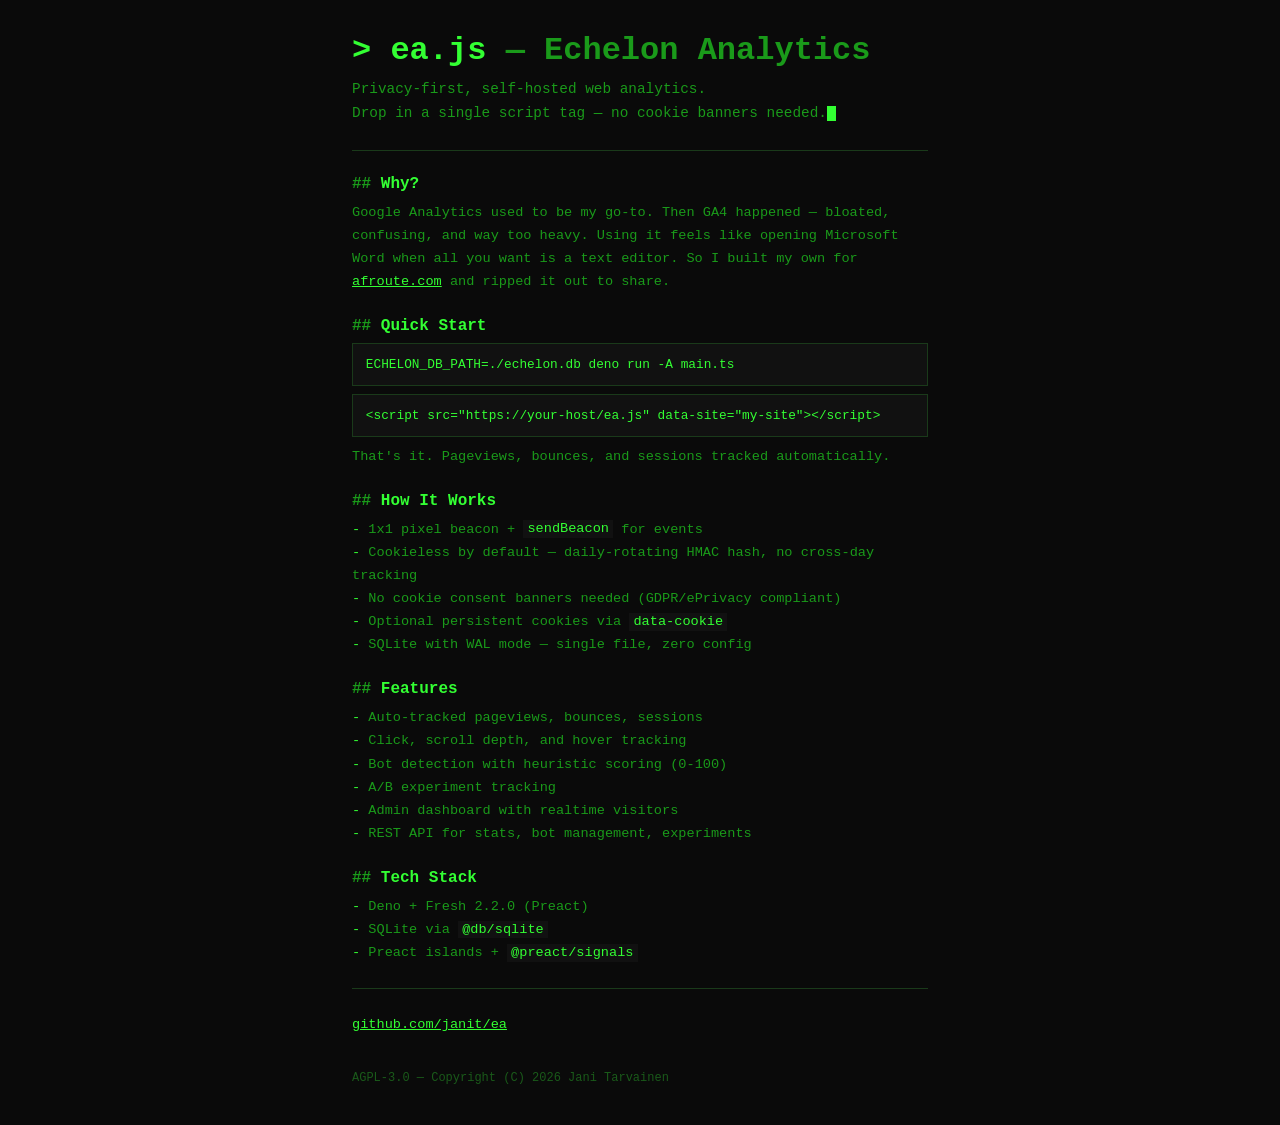
<file: index.html>
<!DOCTYPE html>
<html lang="en">
<head>
<meta charset="utf-8">
<meta name="viewport" content="width=device-width, initial-scale=1">
<title>ea.js — Echelon Analytics</title>
<style>
* { margin: 0; padding: 0; box-sizing: border-box; }
body {
  background: #0a0a0a;
  color: #33ff33;
  font-family: "Courier New", Courier, monospace;
  min-height: 100vh;
  display: flex;
  align-items: center;
  justify-content: center;
}
main {
  max-width: 640px;
  padding: 2rem;
}
h1 {
  font-size: 2rem;
  margin-bottom: 0.5rem;
}
h1 span { color: #1a9a1a; }
.tagline {
  color: #1a9a1a;
  font-size: 0.9rem;
  margin-bottom: 1.5rem;
}
h2 {
  font-size: 1rem;
  margin-top: 1.5rem;
  margin-bottom: 0.5rem;
  color: #33ff33;
}
h2::before { content: "## "; color: #1a9a1a; }
p, li {
  color: #1a9a1a;
  font-size: 0.85rem;
  line-height: 1.7;
}
ul {
  list-style: none;
  padding: 0;
}
li::before {
  content: "- ";
  color: #33ff33;
}
code {
  color: #33ff33;
  background: #111;
  padding: 0.1em 0.3em;
}
pre {
  background: #111;
  border: 1px solid #1a3a1a;
  padding: 0.8rem;
  margin: 0.5rem 0;
  overflow-x: auto;
  font-size: 0.8rem;
  color: #33ff33;
}
a { color: #33ff33; }
a:hover { color: #66ff66; }
.cursor {
  display: inline-block;
  width: 0.6em;
  height: 1.1em;
  background: #33ff33;
  vertical-align: text-bottom;
  animation: blink 1s step-end infinite;
}
@keyframes blink {
  50% { opacity: 0; }
}
hr {
  border: none;
  border-top: 1px solid #1a3a1a;
  margin: 1.5rem 0;
}
.footer {
  margin-top: 2rem;
  font-size: 0.75rem;
  color: #1a5a1a;
}
</style>
</head>
<body>
<main>
<h1>&gt; ea.js <span>— Echelon Analytics</span></h1>
<p class="tagline">Privacy-first, self-hosted web analytics.<br>
Drop in a single script tag — no cookie banners needed.<span class="cursor"></span></p>

<hr>

<h2>Why?</h2>
<p>Google Analytics used to be my go-to. Then GA4 happened — bloated, confusing, and way too heavy.
Using it feels like opening Microsoft Word when all you want is a text editor.
So I built my own for <a href="https://afroute.com">afroute.com</a> and ripped it out to share.</p>

<h2>Quick Start</h2>
<pre>ECHELON_DB_PATH=./echelon.db deno run -A main.ts</pre>
<pre>&lt;script src="https://your-host/ea.js" data-site="my-site"&gt;&lt;/script&gt;</pre>
<p>That's it. Pageviews, bounces, and sessions tracked automatically.</p>

<h2>How It Works</h2>
<ul>
<li>1x1 pixel beacon + <code>sendBeacon</code> for events</li>
<li>Cookieless by default — daily-rotating HMAC hash, no cross-day tracking</li>
<li>No cookie consent banners needed (GDPR/ePrivacy compliant)</li>
<li>Optional persistent cookies via <code>data-cookie</code></li>
<li>SQLite with WAL mode — single file, zero config</li>
</ul>

<h2>Features</h2>
<ul>
<li>Auto-tracked pageviews, bounces, sessions</li>
<li>Click, scroll depth, and hover tracking</li>
<li>Bot detection with heuristic scoring (0-100)</li>
<li>A/B experiment tracking</li>
<li>Admin dashboard with realtime visitors</li>
<li>REST API for stats, bot management, experiments</li>
</ul>

<h2>Tech Stack</h2>
<ul>
<li>Deno + Fresh 2.2.0 (Preact)</li>
<li>SQLite via <code>@db/sqlite</code></li>
<li>Preact islands + <code>@preact/signals</code></li>
</ul>

<hr>

<p><a href="https://github.com/janit/ea">github.com/janit/ea</a></p>

<p class="footer">AGPL-3.0 — Copyright (C) 2026 Jani Tarvainen</p>
</main>
</body>
</html>
</file>
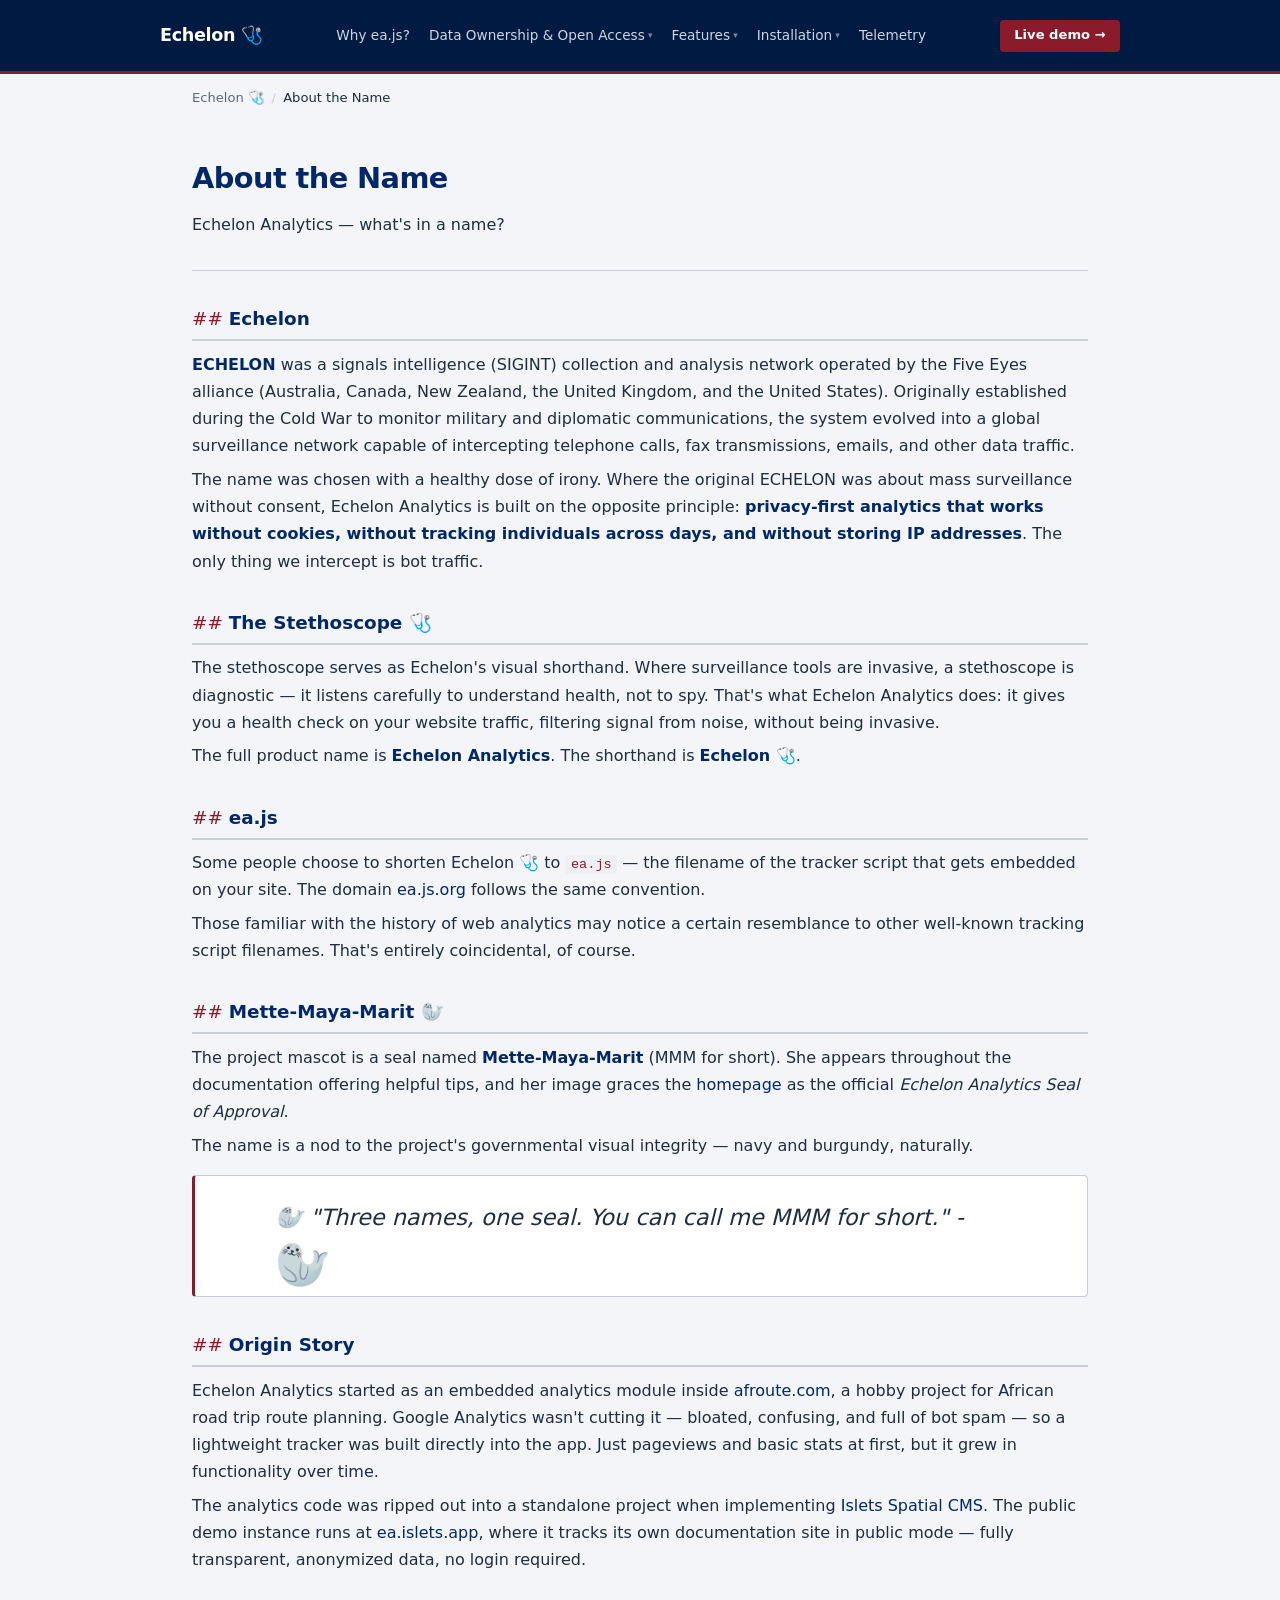
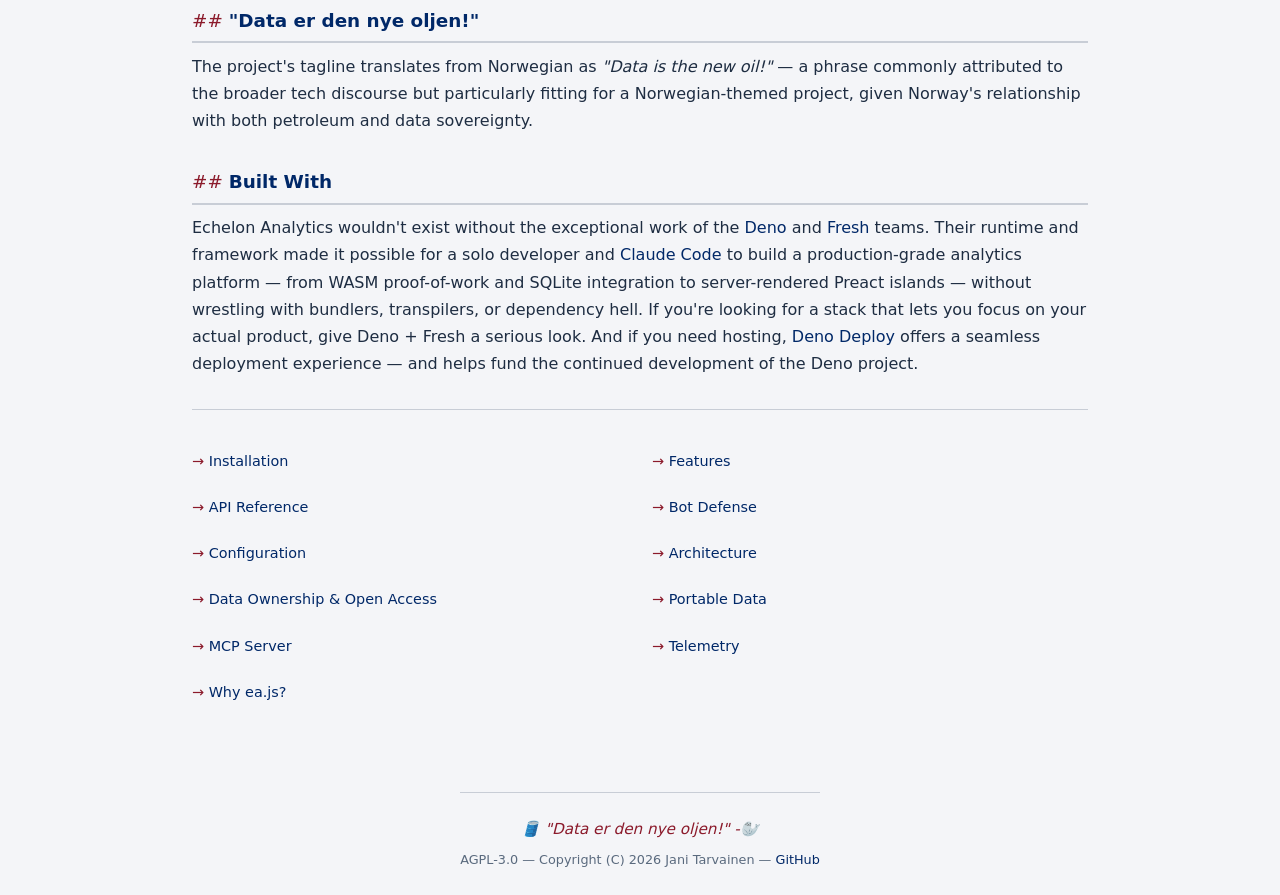
<file: docs/about.html>
<!DOCTYPE html>
<html lang="en">
<head>
<meta charset="utf-8">
<meta name="viewport" content="width=device-width, initial-scale=1">
<title>About the Name — Echelon Analytics</title>
<meta name="description" content="The story behind the Echelon Analytics name: signals intelligence heritage, the stethoscope, and why some people shorten it to ea.js.">
<link rel="canonical" href="https://ea.js.org/about.html">
<link rel="icon" href="favicon.ico">
<meta property="og:type" content="article">
<meta property="og:site_name" content="Echelon Analytics">
<meta property="og:title" content="About the Name — Echelon Analytics">
<meta property="og:description" content="The story behind the Echelon Analytics name: signals intelligence heritage, the stethoscope, and why some people shorten it to ea.js.">
<meta property="og:url" content="https://ea.js.org/about.html">
<meta name="twitter:card" content="summary">
<meta name="twitter:title" content="About the Name — Echelon Analytics">
<meta name="twitter:description" content="The story behind the Echelon Analytics name: signals intelligence heritage, the stethoscope, and why some people shorten it to ea.js.">
<link rel="stylesheet" href="css/style.css">
<script async src="https://ea.trippi.app/ea.js" data-site="ea.js.org" data-cookie></script>
</head>
<body>

<header class="site-header" style="visibility:hidden">
  <div class="site-header-inner">
    <a href="/" class="logo">Echelon <span>🩺</span></a>
    <button class="nav-toggle" aria-label="Menu" onclick="this.closest('.site-header').classList.toggle('nav-open')">🍔</button>
    <div class="nav-links">
      <a href="why-ea.html">Why ea.js?</a>
      <div class="nav-group">
        <a href="data-ownership.html" class="nav-group-label">Data Ownership &amp; Open Access <span class="caret">&#9662;</span></a>
        <div class="nav-dropdown">
          <a href="data-ownership.html">Data Ownership &amp; Open Access</a>
          <a href="portable-data.html">Portable Data</a>
          <a href="api.html">API</a>
          <a href="mcp.html">MCP</a>
        </div>
      </div>
      <div class="nav-group">
        <a href="features.html" class="nav-group-label">Features <span class="caret">&#9662;</span></a>
        <div class="nav-dropdown">
          <a href="features.html">Features</a>
          <a href="bot-defense.html">Bot Defense</a>
          <a href="architecture.html">Architecture</a>
        </div>
      </div>
      <div class="nav-group">
        <a href="installation.html" class="nav-group-label">Installation <span class="caret">&#9662;</span></a>
        <div class="nav-dropdown">
          <a href="installation.html">Installation</a>
          <a href="configuration.html">Configuration</a>
        </div>
      </div>
      <a href="telemetry.html">Telemetry</a>
    </div>
    <a href="https://ea.islets.app/admin?site_id=ea" class="nav-cta" target="_blank" rel="noopener">Live demo &rarr;</a>
  </div>
</header>

<nav><a href="/">Echelon 🩺</a> <span class="sep">/</span> About the Name</nav>
<main>
<h1>About the Name</h1>
<p class="tagline">Echelon Analytics — what's in a name?</p>

<hr>

<h2>Echelon</h2>
<p><strong>ECHELON</strong> was a signals intelligence (SIGINT) collection and analysis network operated by the Five Eyes alliance (Australia, Canada, New Zealand, the United Kingdom, and the United States). Originally established during the Cold War to monitor military and diplomatic communications, the system evolved into a global surveillance network capable of intercepting telephone calls, fax transmissions, emails, and other data traffic.</p>

<p>The name was chosen with a healthy dose of irony. Where the original ECHELON was about mass surveillance without consent, Echelon Analytics is built on the opposite principle: <strong>privacy-first analytics that works without cookies, without tracking individuals across days, and without storing IP addresses</strong>. The only thing we intercept is bot traffic.</p>

<h2>The Stethoscope 🩺</h2>
<p>The stethoscope serves as Echelon's visual shorthand. Where surveillance tools are invasive, a stethoscope is diagnostic — it listens carefully to understand health, not to spy. That's what Echelon Analytics does: it gives you a health check on your website traffic, filtering signal from noise, without being invasive.</p>

<p>The full product name is <strong>Echelon Analytics</strong>. The shorthand is <strong>Echelon 🩺</strong>.</p>

<h2>ea.js</h2>
<p>Some people choose to shorten Echelon 🩺 to <code>ea.js</code> — the filename of the tracker script that gets embedded on your site. The domain <a href="https://ea.js.org">ea.js.org</a> follows the same convention.</p>

<p>Those familiar with the history of web analytics may notice a certain resemblance to other well-known tracking script filenames. That's entirely coincidental, of course.</p>

<h2>Mette-Maya-Marit 🦭</h2>
<p>The project mascot is a seal named <strong>Mette-Maya-Marit</strong> (MMM for short). She appears throughout the documentation offering helpful tips, and her image graces the <a href="/">homepage</a> as the official <em>Echelon Analytics Seal of Approval</em>.</p>

<p>The name is a nod to the project's governmental visual integrity — navy and burgundy, naturally.</p>

<p class="seal-tip">🦭 "Three names, one seal. You can call me MMM for short." -<span class="seal">🦭</span></p>

<h2>Origin Story</h2>
<p>Echelon Analytics started as an embedded analytics module inside <a href="https://afroute.com">afroute.com</a>, a hobby project for African road trip route planning. Google Analytics wasn't cutting it — bloated, confusing, and full of bot spam — so a lightweight tracker was built directly into the app. Just pageviews and basic stats at first, but it grew in functionality over time.</p>
<p>The analytics code was ripped out into a standalone project when implementing <a href="https://islets.app">Islets Spatial CMS</a>. The public demo instance runs at <a href="https://ea.islets.app">ea.islets.app</a>, where it tracks its own documentation site in public mode — fully transparent, anonymized data, no login required.</p>

<h2>"Data er den nye oljen!"</h2>
<p>The project's tagline translates from Norwegian as <em>"Data is the new oil!"</em> — a phrase commonly attributed to the broader tech discourse but particularly fitting for a Norwegian-themed project, given Norway's relationship with both petroleum and data sovereignty.</p>

<h2>Built With</h2>
<p>Echelon Analytics wouldn't exist without the exceptional work of the <a href="https://deno.com/">Deno</a> and <a href="https://fresh.deno.dev/">Fresh</a> teams. Their runtime and framework made it possible for a solo developer and <a href="https://claude.com/claude-code">Claude Code</a> to build a production-grade analytics platform — from WASM proof-of-work and SQLite integration to server-rendered Preact islands — without wrestling with bundlers, transpilers, or dependency hell. If you're looking for a stack that lets you focus on your actual product, give Deno + Fresh a serious look. And if you need hosting, <a href="https://deno.com/deploy">Deno Deploy</a> offers a seamless deployment experience — and helps fund the continued development of the Deno project.</p>

<hr>
<div class="doc-nav">
  <a href="installation.html">Installation</a>
  <a href="features.html">Features</a>
  <a href="api.html">API Reference</a>
  <a href="bot-defense.html">Bot Defense</a>
  <a href="configuration.html">Configuration</a>
  <a href="architecture.html">Architecture</a>
  <a href="data-ownership.html">Data Ownership &amp; Open Access</a>
  <a href="portable-data.html">Portable Data</a>
  <a href="mcp.html">MCP Server</a>
  <a href="telemetry.html">Telemetry</a>
  <a href="why-ea.html">Why ea.js?</a>
</div>
</main>

<footer class="footer">
  <div class="quote">🛢️ "Data er den nye oljen!" -🦭</div>
  <div class="links">AGPL-3.0 — Copyright (C) 2026 Jani Tarvainen — <a href="https://github.com/janit/ea">GitHub</a></div>
</footer>

<script>(function(){var h=document.querySelector(".site-header");if(!h)return;var inner=h.querySelector(".site-header-inner");function check(){h.removeAttribute("data-collapsed");h.classList.remove("nav-open");if(inner.scrollWidth>inner.clientWidth+2)h.setAttribute("data-collapsed","");}window.addEventListener("resize",check);check();h.style.visibility="";})()</script>
</body>
</html>
</file>
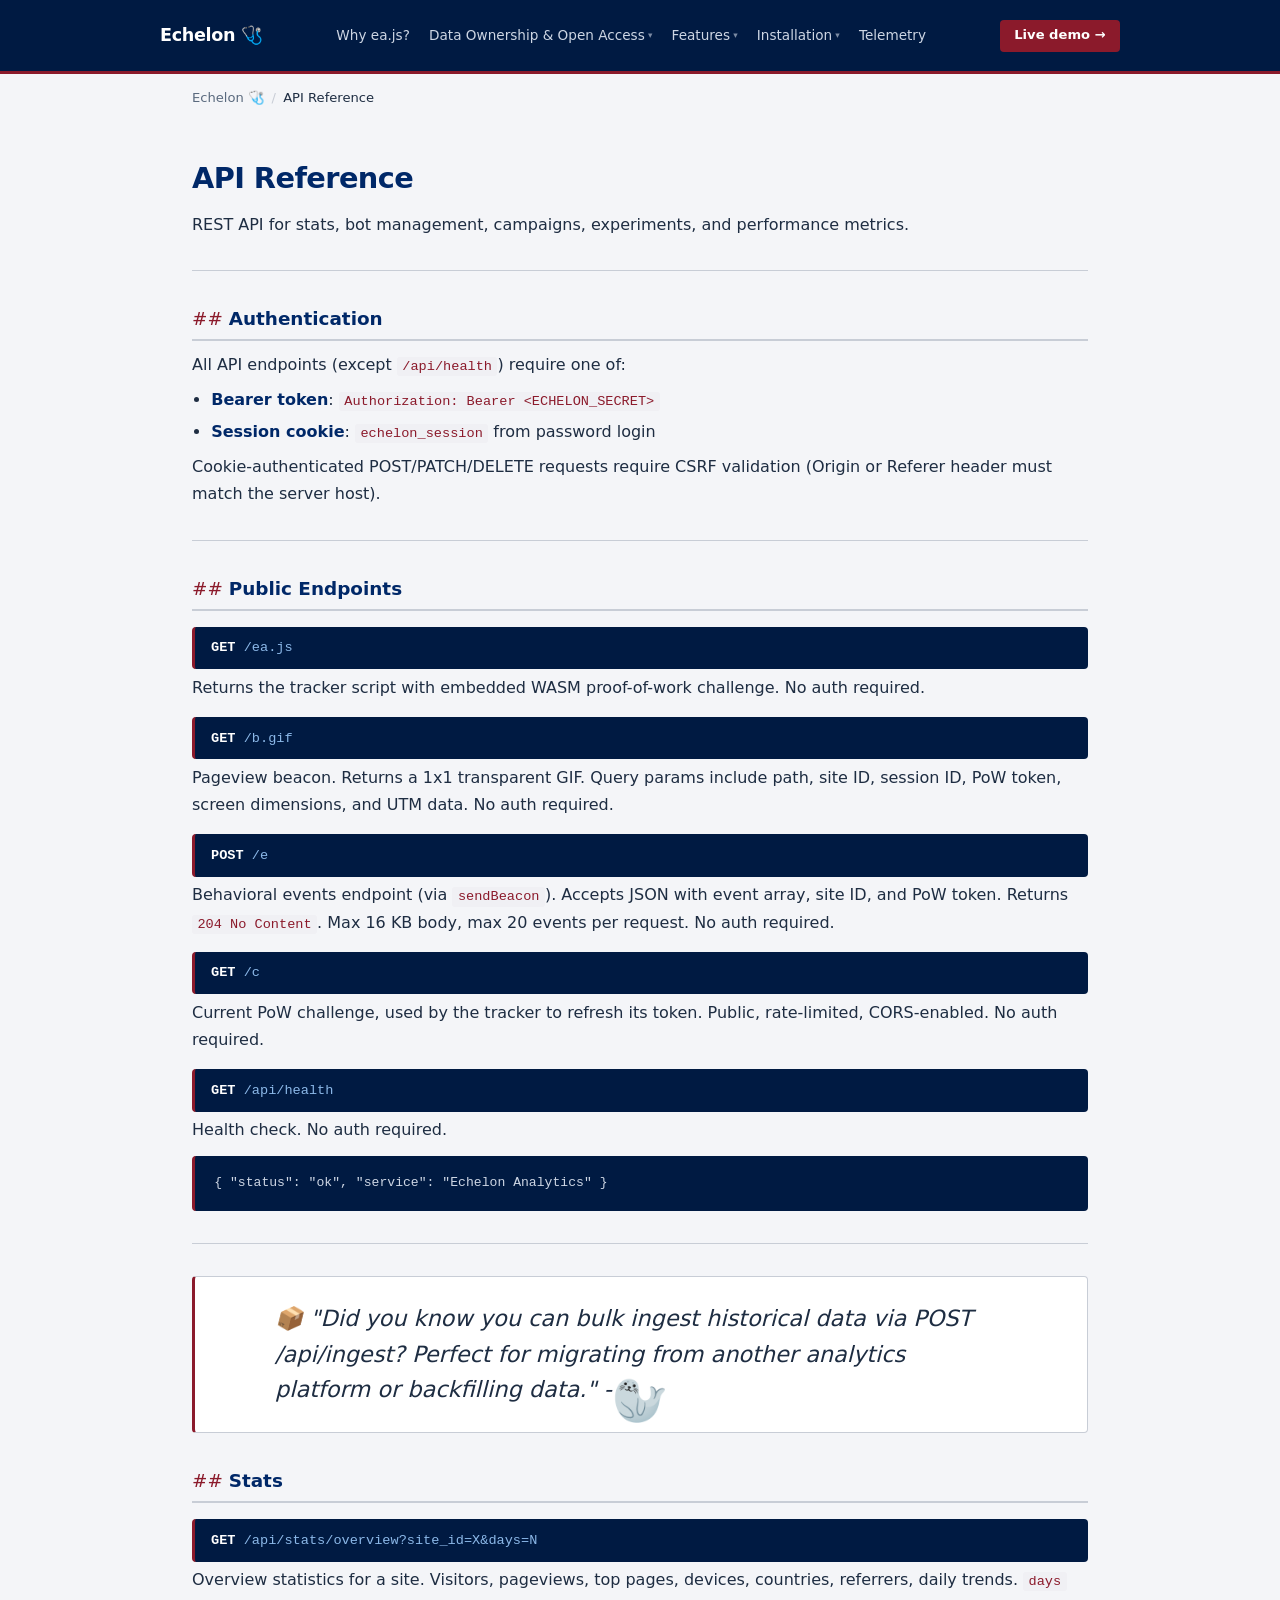
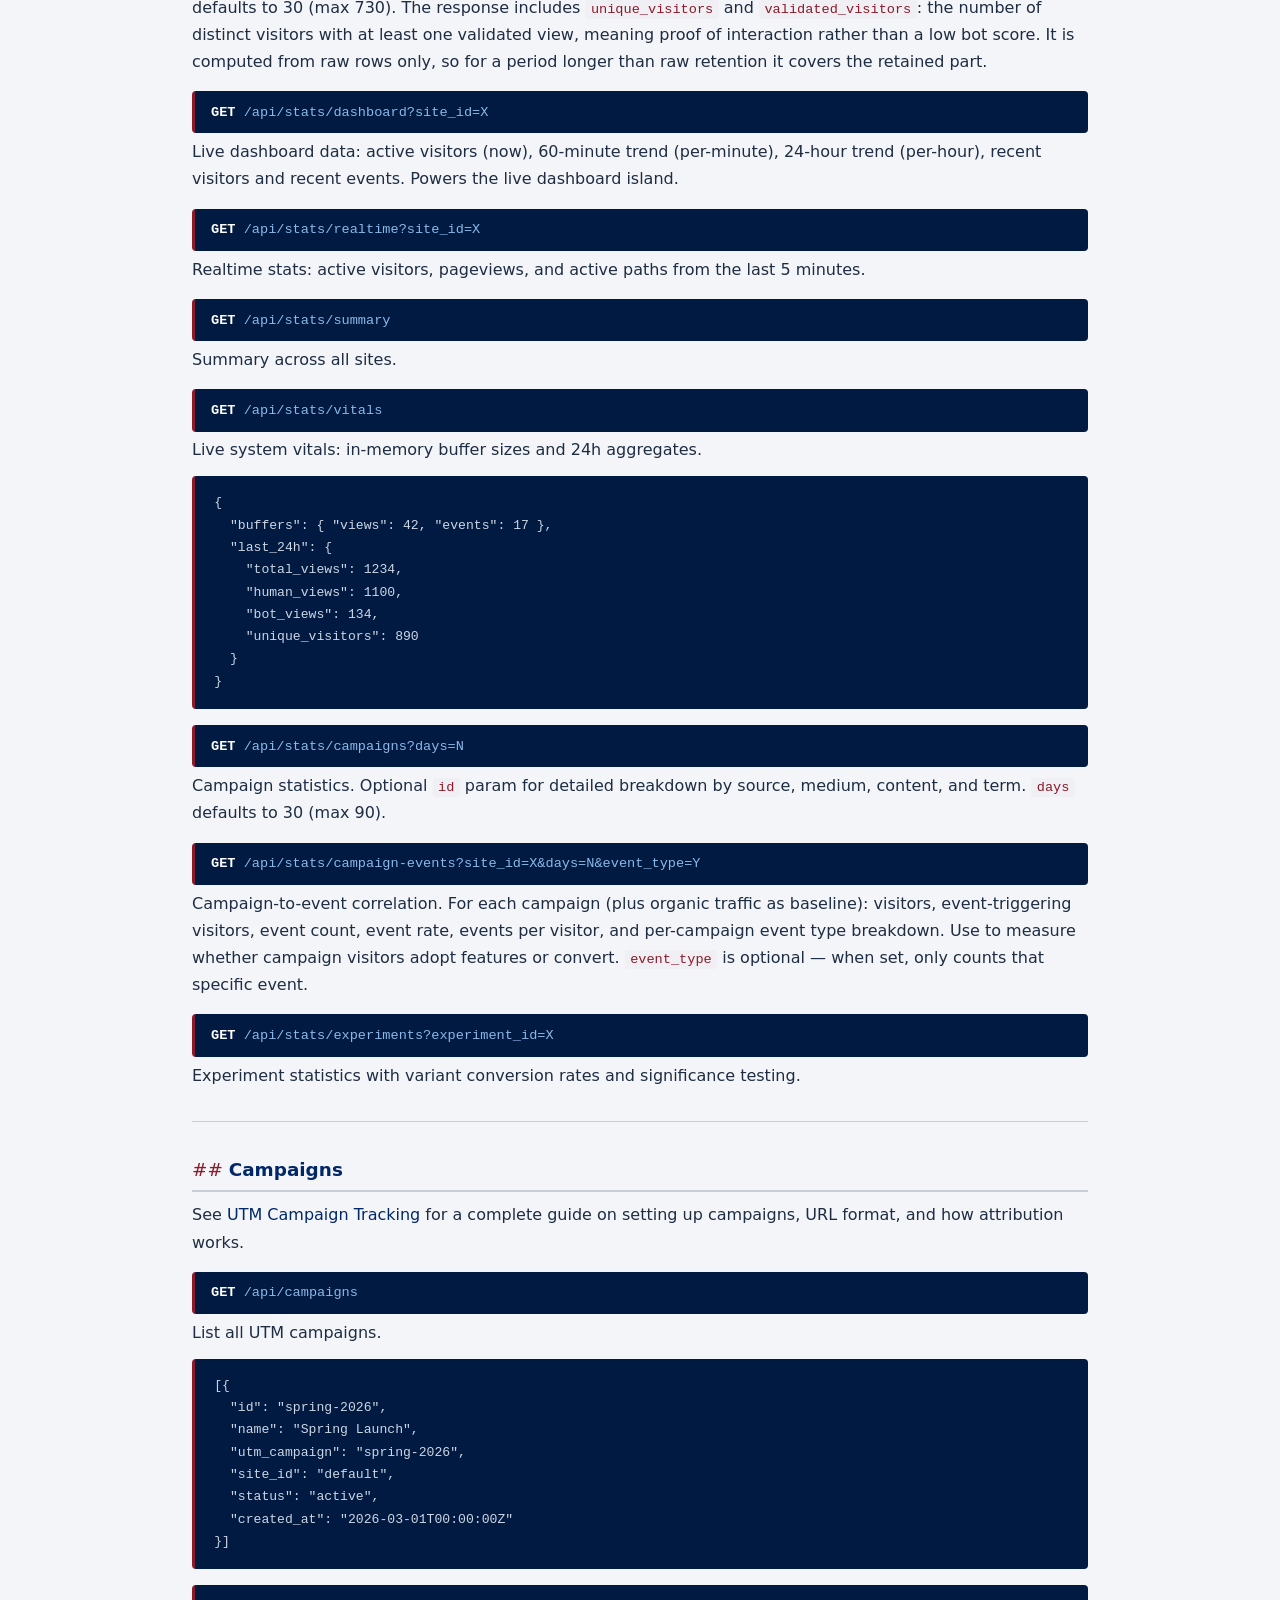
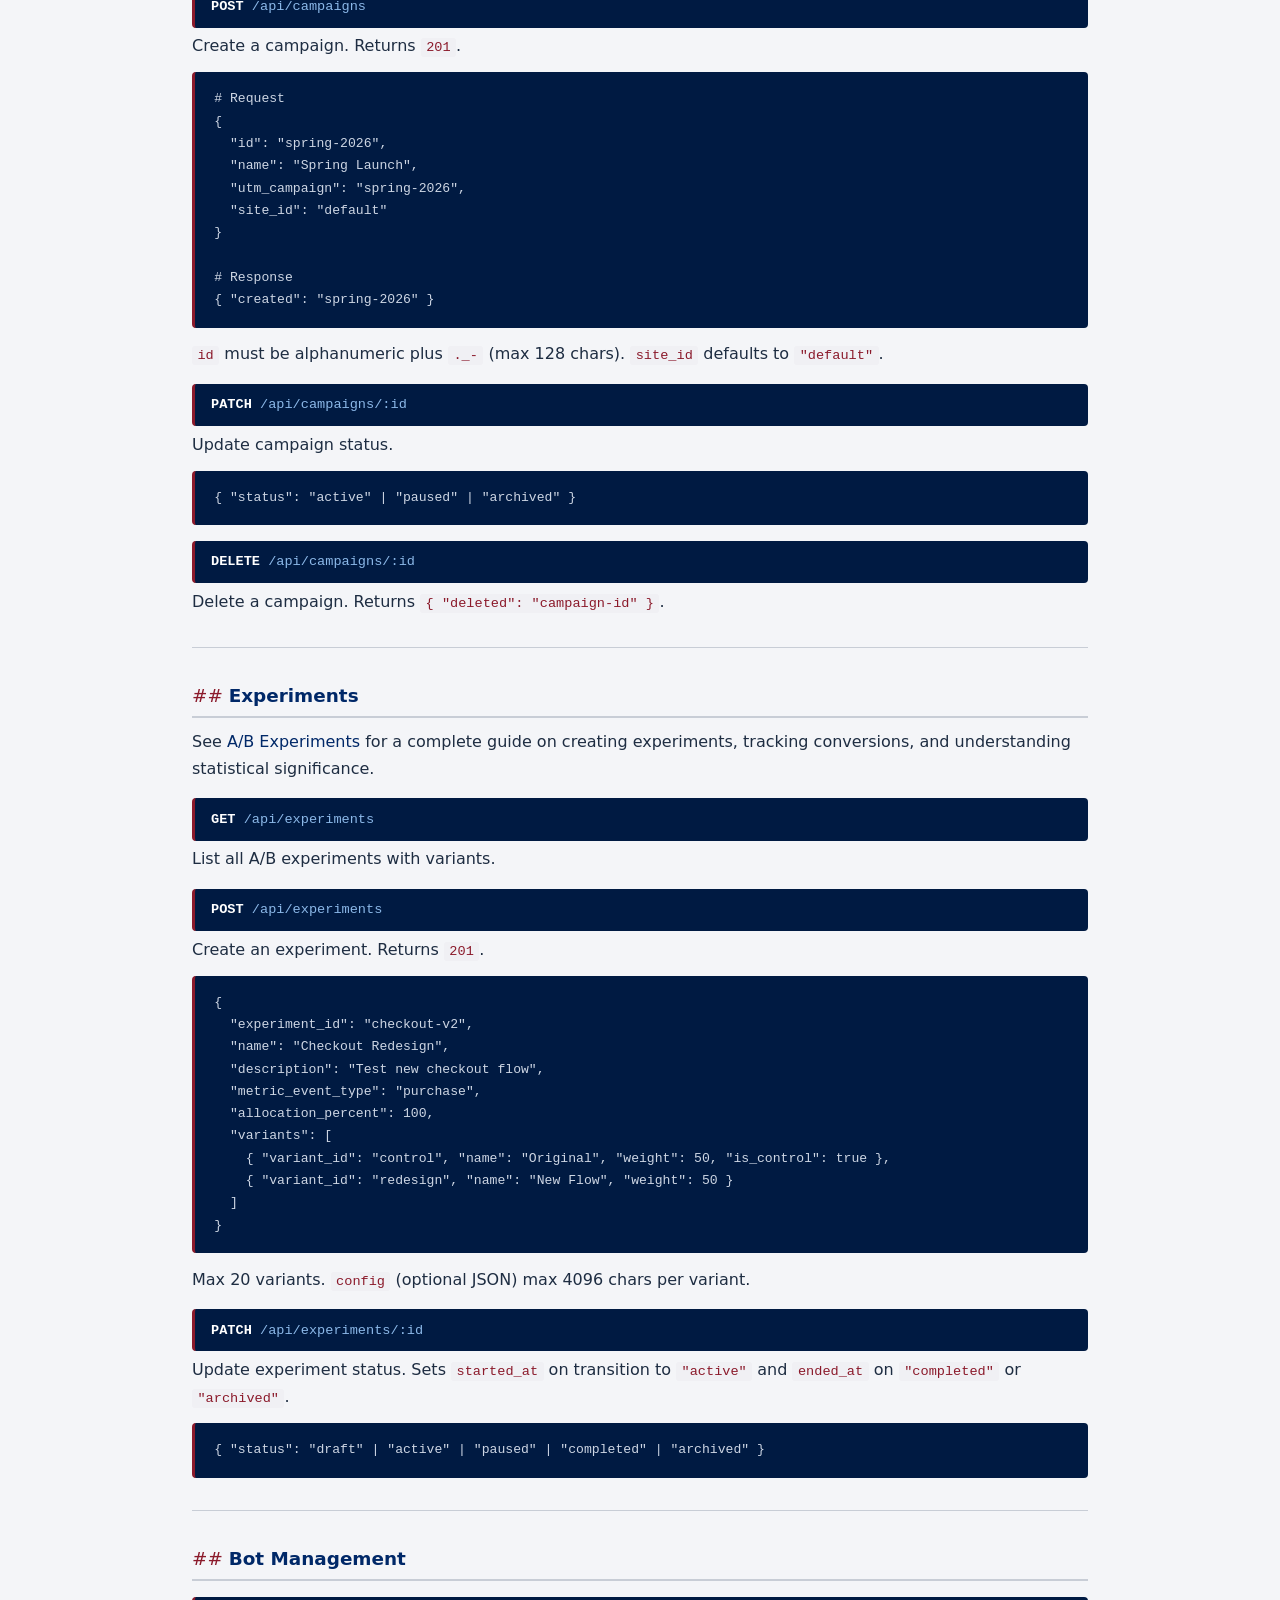
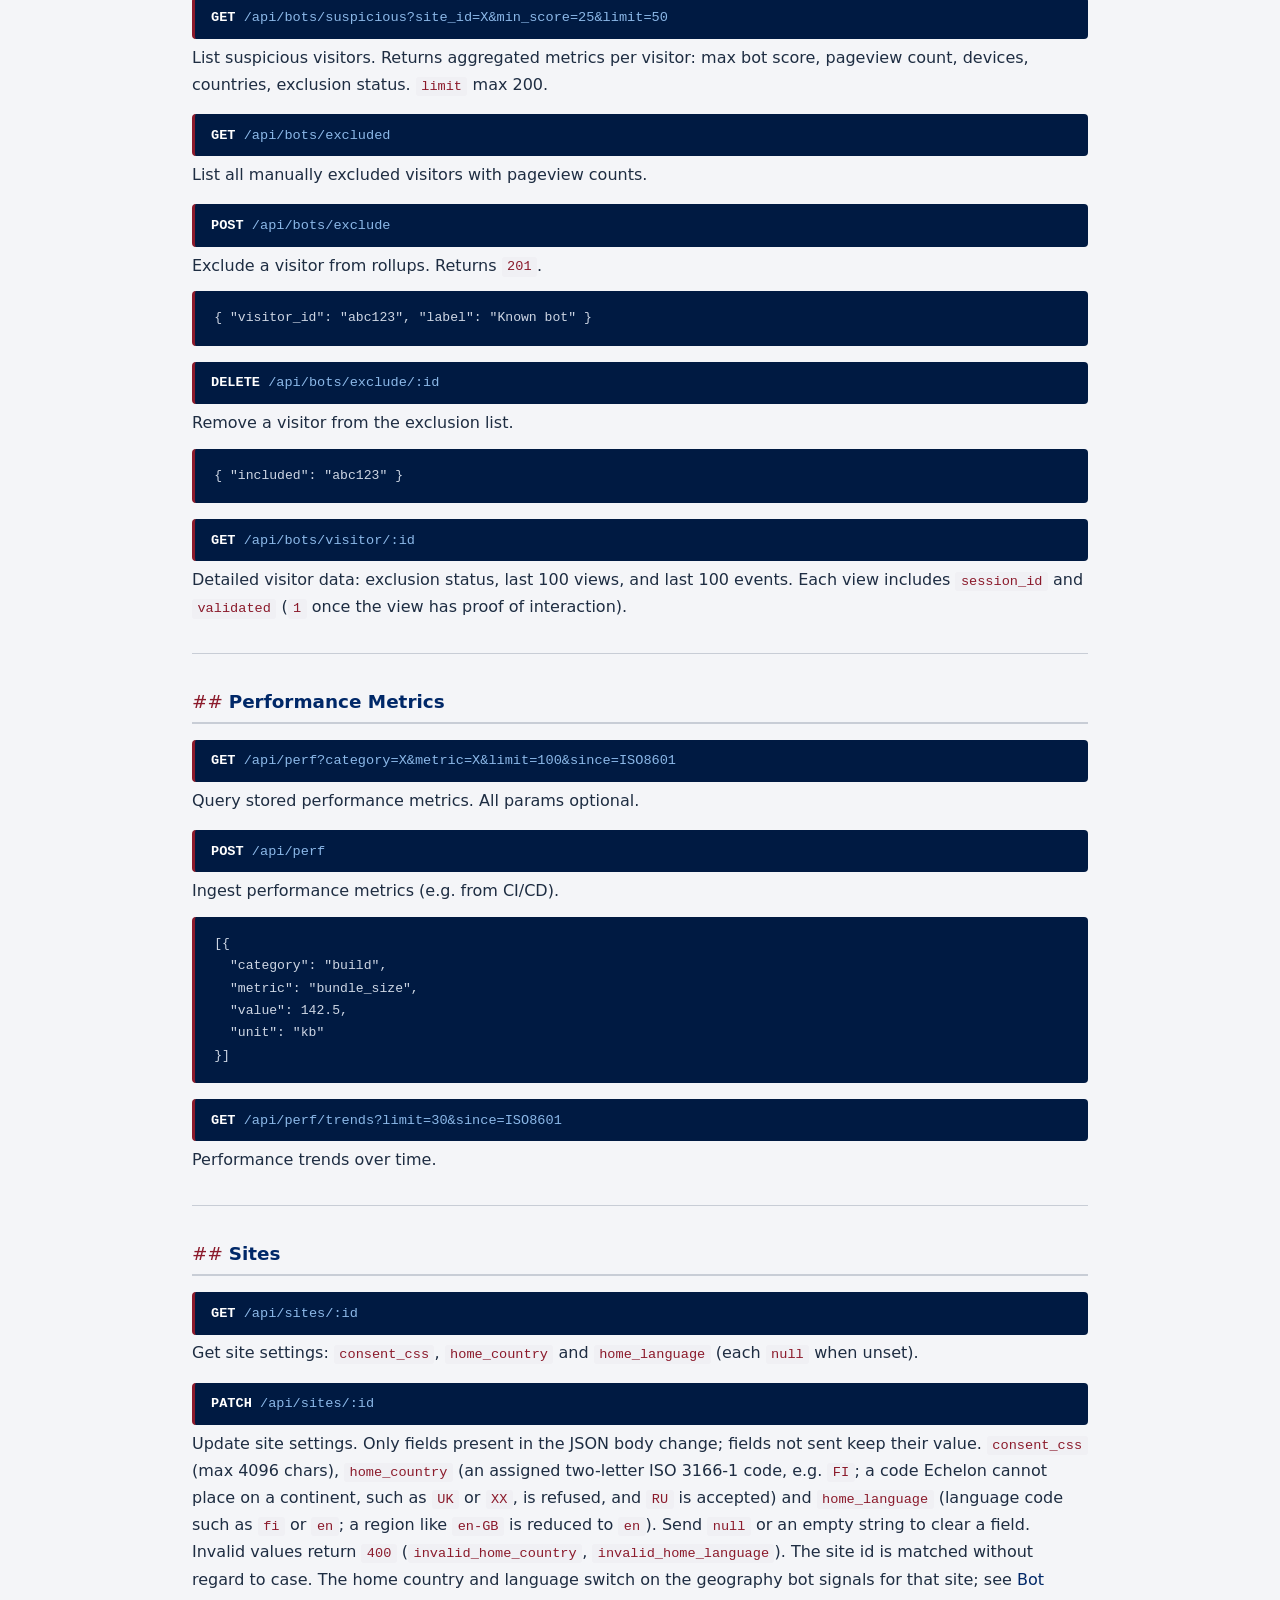
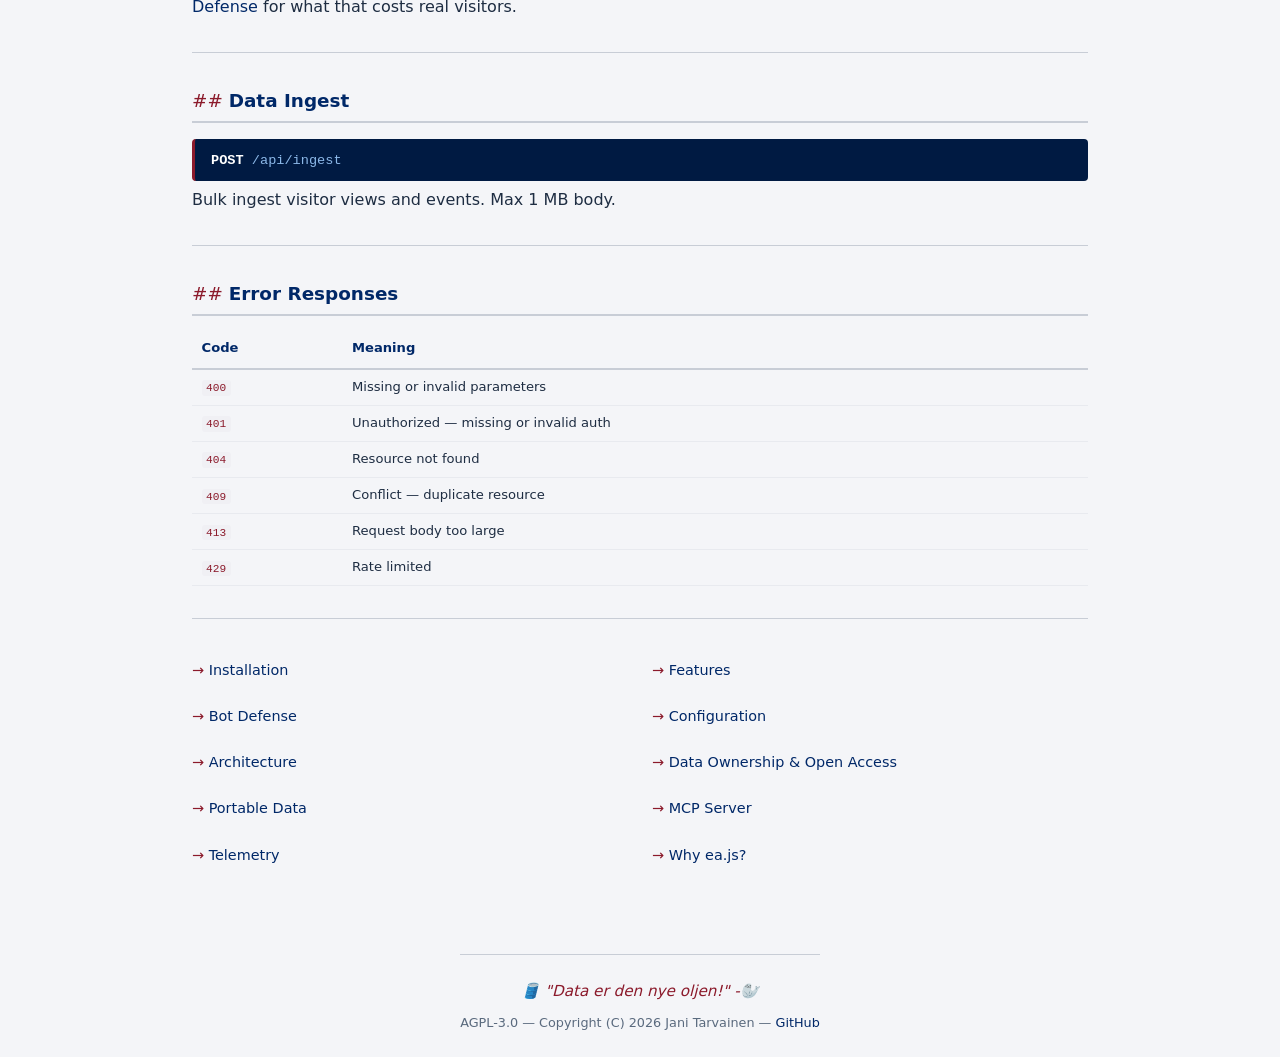
<file: docs/api.html>
<!DOCTYPE html>
<html lang="en">
<head>
<meta charset="utf-8">
<meta name="viewport" content="width=device-width, initial-scale=1">
<title>API Reference — Echelon Analytics</title>
<meta name="description" content="REST API reference for Echelon Analytics: stats, live dashboard, realtime monitoring, bot management, UTM campaigns, A/B experiments, performance metrics, and data ingest.">
<link rel="canonical" href="https://ea.js.org/api.html">
<link rel="icon" href="favicon.ico">
<meta property="og:type" content="article">
<meta property="og:site_name" content="Echelon Analytics">
<meta property="og:title" content="API Reference — Echelon Analytics">
<meta property="og:description" content="REST API reference: stats, live dashboard, realtime monitoring, bot management, UTM campaigns, A/B experiments, and performance metrics.">
<meta property="og:url" content="https://ea.js.org/api.html">
<meta name="twitter:card" content="summary">
<meta name="twitter:title" content="API Reference — Echelon Analytics">
<meta name="twitter:description" content="REST API reference: stats, live dashboard, realtime monitoring, bot management, UTM campaigns, A/B experiments, and performance metrics.">
<link rel="stylesheet" href="css/style.css">
<script async src="https://ea.trippi.app/ea.js" data-site="ea.js.org" data-cookie></script>
</head>
<body>

<header class="site-header" style="visibility:hidden">
  <div class="site-header-inner">
    <a href="/" class="logo">Echelon <span>🩺</span></a>
    <button class="nav-toggle" aria-label="Menu" onclick="this.closest('.site-header').classList.toggle('nav-open')">🍔</button>
    <div class="nav-links">
      <a href="why-ea.html">Why ea.js?</a>
      <div class="nav-group">
        <a href="data-ownership.html" class="nav-group-label">Data Ownership &amp; Open Access <span class="caret">&#9662;</span></a>
        <div class="nav-dropdown">
          <a href="data-ownership.html">Data Ownership &amp; Open Access</a>
          <a href="portable-data.html">Portable Data</a>
          <a href="api.html">API</a>
          <a href="mcp.html">MCP</a>
        </div>
      </div>
      <div class="nav-group">
        <a href="features.html" class="nav-group-label">Features <span class="caret">&#9662;</span></a>
        <div class="nav-dropdown">
          <a href="features.html">Features</a>
          <a href="bot-defense.html">Bot Defense</a>
          <a href="architecture.html">Architecture</a>
        </div>
      </div>
      <div class="nav-group">
        <a href="installation.html" class="nav-group-label">Installation <span class="caret">&#9662;</span></a>
        <div class="nav-dropdown">
          <a href="installation.html">Installation</a>
          <a href="configuration.html">Configuration</a>
        </div>
      </div>
      <a href="telemetry.html">Telemetry</a>
    </div>
    <a href="https://ea.islets.app/admin?site_id=ea" class="nav-cta" target="_blank" rel="noopener">Live demo &rarr;</a>
  </div>
</header>

<nav><a href="/">Echelon 🩺</a> <span class="sep">/</span> API Reference</nav>
<main>
<h1>API Reference</h1>
<p class="tagline">REST API for stats, bot management, campaigns, experiments, and performance metrics.</p>

<hr>

<h2>Authentication</h2>
<p>All API endpoints (except <code>/api/health</code>) require one of:</p>
<ul>
  <li><strong>Bearer token</strong>: <code>Authorization: Bearer &lt;ECHELON_SECRET&gt;</code></li>
  <li><strong>Session cookie</strong>: <code>echelon_session</code> from password login</li>
</ul>
<p>Cookie-authenticated POST/PATCH/DELETE requests require CSRF validation (Origin or Referer header must match the server host).</p>

<hr>

<h2>Public Endpoints</h2>

<div class="endpoint"><span class="method">GET</span> <span class="path">/ea.js</span></div>
<p>Returns the tracker script with embedded WASM proof-of-work challenge. No auth required.</p>

<div class="endpoint"><span class="method">GET</span> <span class="path">/b.gif</span></div>
<p>Pageview beacon. Returns a 1x1 transparent GIF. Query params include path, site ID, session ID, PoW token, screen dimensions, and UTM data. No auth required.</p>

<div class="endpoint"><span class="method">POST</span> <span class="path">/e</span></div>
<p>Behavioral events endpoint (via <code>sendBeacon</code>). Accepts JSON with event array, site ID, and PoW token. Returns <code>204 No Content</code>. Max 16 KB body, max 20 events per request. No auth required.</p>

<div class="endpoint"><span class="method">GET</span> <span class="path">/c</span></div>
<p>Current PoW challenge, used by the tracker to refresh its token. Public, rate-limited, CORS-enabled. No auth required.</p>

<div class="endpoint"><span class="method">GET</span> <span class="path">/api/health</span></div>
<p>Health check. No auth required.</p>
<pre>{ "status": "ok", "service": "Echelon Analytics" }</pre>

<hr>

<p class="seal-tip">📦 "Did you know you can bulk ingest historical data via POST /api/ingest? Perfect for migrating from another analytics platform or backfilling data." -<span class="seal">🦭</span></p>

<h2>Stats</h2>

<div class="endpoint"><span class="method">GET</span> <span class="path">/api/stats/overview?site_id=X&amp;days=N</span></div>
<p>Overview statistics for a site. Visitors, pageviews, top pages, devices, countries, referrers, daily trends. <code>days</code> defaults to 30 (max 730). The response includes <code>unique_visitors</code> and <code>validated_visitors</code>: the number of distinct visitors with at least one validated view, meaning proof of interaction rather than a low bot score. It is computed from raw rows only, so for a period longer than raw retention it covers the retained part.</p>

<div class="endpoint"><span class="method">GET</span> <span class="path">/api/stats/dashboard?site_id=X</span></div>
<p>Live dashboard data: active visitors (now), 60-minute trend (per-minute), 24-hour trend (per-hour), recent visitors and recent events. Powers the live dashboard island.</p>

<div class="endpoint"><span class="method">GET</span> <span class="path">/api/stats/realtime?site_id=X</span></div>
<p>Realtime stats: active visitors, pageviews, and active paths from the last 5 minutes.</p>

<div class="endpoint"><span class="method">GET</span> <span class="path">/api/stats/summary</span></div>
<p>Summary across all sites.</p>

<div class="endpoint"><span class="method">GET</span> <span class="path">/api/stats/vitals</span></div>
<p>Live system vitals: in-memory buffer sizes and 24h aggregates.</p>
<pre>{
  "buffers": { "views": 42, "events": 17 },
  "last_24h": {
    "total_views": 1234,
    "human_views": 1100,
    "bot_views": 134,
    "unique_visitors": 890
  }
}</pre>

<div class="endpoint"><span class="method">GET</span> <span class="path">/api/stats/campaigns?days=N</span></div>
<p>Campaign statistics. Optional <code>id</code> param for detailed breakdown by source, medium, content, and term. <code>days</code> defaults to 30 (max 90).</p>

<div class="endpoint"><span class="method">GET</span> <span class="path">/api/stats/campaign-events?site_id=X&amp;days=N&amp;event_type=Y</span></div>
<p>Campaign-to-event correlation. For each campaign (plus organic traffic as baseline): visitors, event-triggering visitors, event count, event rate, events per visitor, and per-campaign event type breakdown. Use to measure whether campaign visitors adopt features or convert. <code>event_type</code> is optional — when set, only counts that specific event.</p>

<div class="endpoint"><span class="method">GET</span> <span class="path">/api/stats/experiments?experiment_id=X</span></div>
<p>Experiment statistics with variant conversion rates and significance testing.</p>

<hr>

<h2>Campaigns</h2>
<p>See <a href="features.html#utm">UTM Campaign Tracking</a> for a complete guide on setting up campaigns, URL format, and how attribution works.</p>

<div class="endpoint"><span class="method">GET</span> <span class="path">/api/campaigns</span></div>
<p>List all UTM campaigns.</p>
<pre>[{
  "id": "spring-2026",
  "name": "Spring Launch",
  "utm_campaign": "spring-2026",
  "site_id": "default",
  "status": "active",
  "created_at": "2026-03-01T00:00:00Z"
}]</pre>

<div class="endpoint"><span class="method">POST</span> <span class="path">/api/campaigns</span></div>
<p>Create a campaign. Returns <code>201</code>.</p>
<pre># Request
{
  "id": "spring-2026",
  "name": "Spring Launch",
  "utm_campaign": "spring-2026",
  "site_id": "default"
}

# Response
{ "created": "spring-2026" }</pre>
<p><code>id</code> must be alphanumeric plus <code>._-</code> (max 128 chars). <code>site_id</code> defaults to <code>"default"</code>.</p>

<div class="endpoint"><span class="method">PATCH</span> <span class="path">/api/campaigns/:id</span></div>
<p>Update campaign status.</p>
<pre>{ "status": "active" | "paused" | "archived" }</pre>

<div class="endpoint"><span class="method">DELETE</span> <span class="path">/api/campaigns/:id</span></div>
<p>Delete a campaign. Returns <code>{ "deleted": "campaign-id" }</code>.</p>

<hr>

<h2>Experiments</h2>
<p>See <a href="features.html#experiments">A/B Experiments</a> for a complete guide on creating experiments, tracking conversions, and understanding statistical significance.</p>

<div class="endpoint"><span class="method">GET</span> <span class="path">/api/experiments</span></div>
<p>List all A/B experiments with variants.</p>

<div class="endpoint"><span class="method">POST</span> <span class="path">/api/experiments</span></div>
<p>Create an experiment. Returns <code>201</code>.</p>
<pre>{
  "experiment_id": "checkout-v2",
  "name": "Checkout Redesign",
  "description": "Test new checkout flow",
  "metric_event_type": "purchase",
  "allocation_percent": 100,
  "variants": [
    { "variant_id": "control", "name": "Original", "weight": 50, "is_control": true },
    { "variant_id": "redesign", "name": "New Flow", "weight": 50 }
  ]
}</pre>
<p>Max 20 variants. <code>config</code> (optional JSON) max 4096 chars per variant.</p>

<div class="endpoint"><span class="method">PATCH</span> <span class="path">/api/experiments/:id</span></div>
<p>Update experiment status. Sets <code>started_at</code> on transition to <code>"active"</code> and <code>ended_at</code> on <code>"completed"</code> or <code>"archived"</code>.</p>
<pre>{ "status": "draft" | "active" | "paused" | "completed" | "archived" }</pre>

<hr>

<h2>Bot Management</h2>

<div class="endpoint"><span class="method">GET</span> <span class="path">/api/bots/suspicious?site_id=X&amp;min_score=25&amp;limit=50</span></div>
<p>List suspicious visitors. Returns aggregated metrics per visitor: max bot score, pageview count, devices, countries, exclusion status. <code>limit</code> max 200.</p>

<div class="endpoint"><span class="method">GET</span> <span class="path">/api/bots/excluded</span></div>
<p>List all manually excluded visitors with pageview counts.</p>

<div class="endpoint"><span class="method">POST</span> <span class="path">/api/bots/exclude</span></div>
<p>Exclude a visitor from rollups. Returns <code>201</code>.</p>
<pre>{ "visitor_id": "abc123", "label": "Known bot" }</pre>

<div class="endpoint"><span class="method">DELETE</span> <span class="path">/api/bots/exclude/:id</span></div>
<p>Remove a visitor from the exclusion list.</p>
<pre>{ "included": "abc123" }</pre>

<div class="endpoint"><span class="method">GET</span> <span class="path">/api/bots/visitor/:id</span></div>
<p>Detailed visitor data: exclusion status, last 100 views, and last 100 events. Each view includes <code>session_id</code> and <code>validated</code> (<code>1</code> once the view has proof of interaction).</p>

<hr>

<h2>Performance Metrics</h2>

<div class="endpoint"><span class="method">GET</span> <span class="path">/api/perf?category=X&amp;metric=X&amp;limit=100&amp;since=ISO8601</span></div>
<p>Query stored performance metrics. All params optional.</p>

<div class="endpoint"><span class="method">POST</span> <span class="path">/api/perf</span></div>
<p>Ingest performance metrics (e.g. from CI/CD).</p>
<pre>[{
  "category": "build",
  "metric": "bundle_size",
  "value": 142.5,
  "unit": "kb"
}]</pre>

<div class="endpoint"><span class="method">GET</span> <span class="path">/api/perf/trends?limit=30&amp;since=ISO8601</span></div>
<p>Performance trends over time.</p>

<hr>

<h2>Sites</h2>

<div class="endpoint"><span class="method">GET</span> <span class="path">/api/sites/:id</span></div>
<p>Get site settings: <code>consent_css</code>, <code>home_country</code> and <code>home_language</code> (each <code>null</code> when unset).</p>

<div class="endpoint"><span class="method">PATCH</span> <span class="path">/api/sites/:id</span></div>
<p>Update site settings. Only fields present in the JSON body change; fields not sent keep their value. <code>consent_css</code> (max 4096 chars), <code>home_country</code> (an assigned two-letter ISO 3166-1 code, e.g. <code>FI</code>; a code Echelon cannot place on a continent, such as <code>UK</code> or <code>XX</code>, is refused, and <code>RU</code> is accepted) and <code>home_language</code> (language code such as <code>fi</code> or <code>en</code>; a region like <code>en-GB</code> is reduced to <code>en</code>). Send <code>null</code> or an empty string to clear a field. Invalid values return <code>400</code> (<code>invalid_home_country</code>, <code>invalid_home_language</code>). The site id is matched without regard to case. The home country and language switch on the geography bot signals for that site; see <a href="bot-defense.html">Bot Defense</a> for what that costs real visitors.</p>

<hr>

<h2>Data Ingest</h2>

<div class="endpoint"><span class="method">POST</span> <span class="path">/api/ingest</span></div>
<p>Bulk ingest visitor views and events. Max 1 MB body.</p>

<hr>

<h2>Error Responses</h2>
<table>
<tr><th>Code</th><th>Meaning</th></tr>
<tr><td><code>400</code></td><td>Missing or invalid parameters</td></tr>
<tr><td><code>401</code></td><td>Unauthorized — missing or invalid auth</td></tr>
<tr><td><code>404</code></td><td>Resource not found</td></tr>
<tr><td><code>409</code></td><td>Conflict — duplicate resource</td></tr>
<tr><td><code>413</code></td><td>Request body too large</td></tr>
<tr><td><code>429</code></td><td>Rate limited</td></tr>
</table>

<hr>
<div class="doc-nav">
  <a href="installation.html">Installation</a>
  <a href="features.html">Features</a>
  <a href="bot-defense.html">Bot Defense</a>
  <a href="configuration.html">Configuration</a>
  <a href="architecture.html">Architecture</a>
  <a href="data-ownership.html">Data Ownership &amp; Open Access</a>
  <a href="portable-data.html">Portable Data</a>
  <a href="mcp.html">MCP Server</a>
  <a href="telemetry.html">Telemetry</a>
  <a href="why-ea.html">Why ea.js?</a>
</div>
</main>

<footer class="footer">
  <div class="quote">🛢️ "Data er den nye oljen!" -🦭</div>
  <div class="links">AGPL-3.0 — Copyright (C) 2026 Jani Tarvainen — <a href="https://github.com/janit/ea">GitHub</a></div>
</footer>

<script>(function(){var h=document.querySelector(".site-header");if(!h)return;var inner=h.querySelector(".site-header-inner");function check(){h.removeAttribute("data-collapsed");h.classList.remove("nav-open");if(inner.scrollWidth>inner.clientWidth+2)h.setAttribute("data-collapsed","");}window.addEventListener("resize",check);check();h.style.visibility="";})()</script>
</body>
</html>
</file>
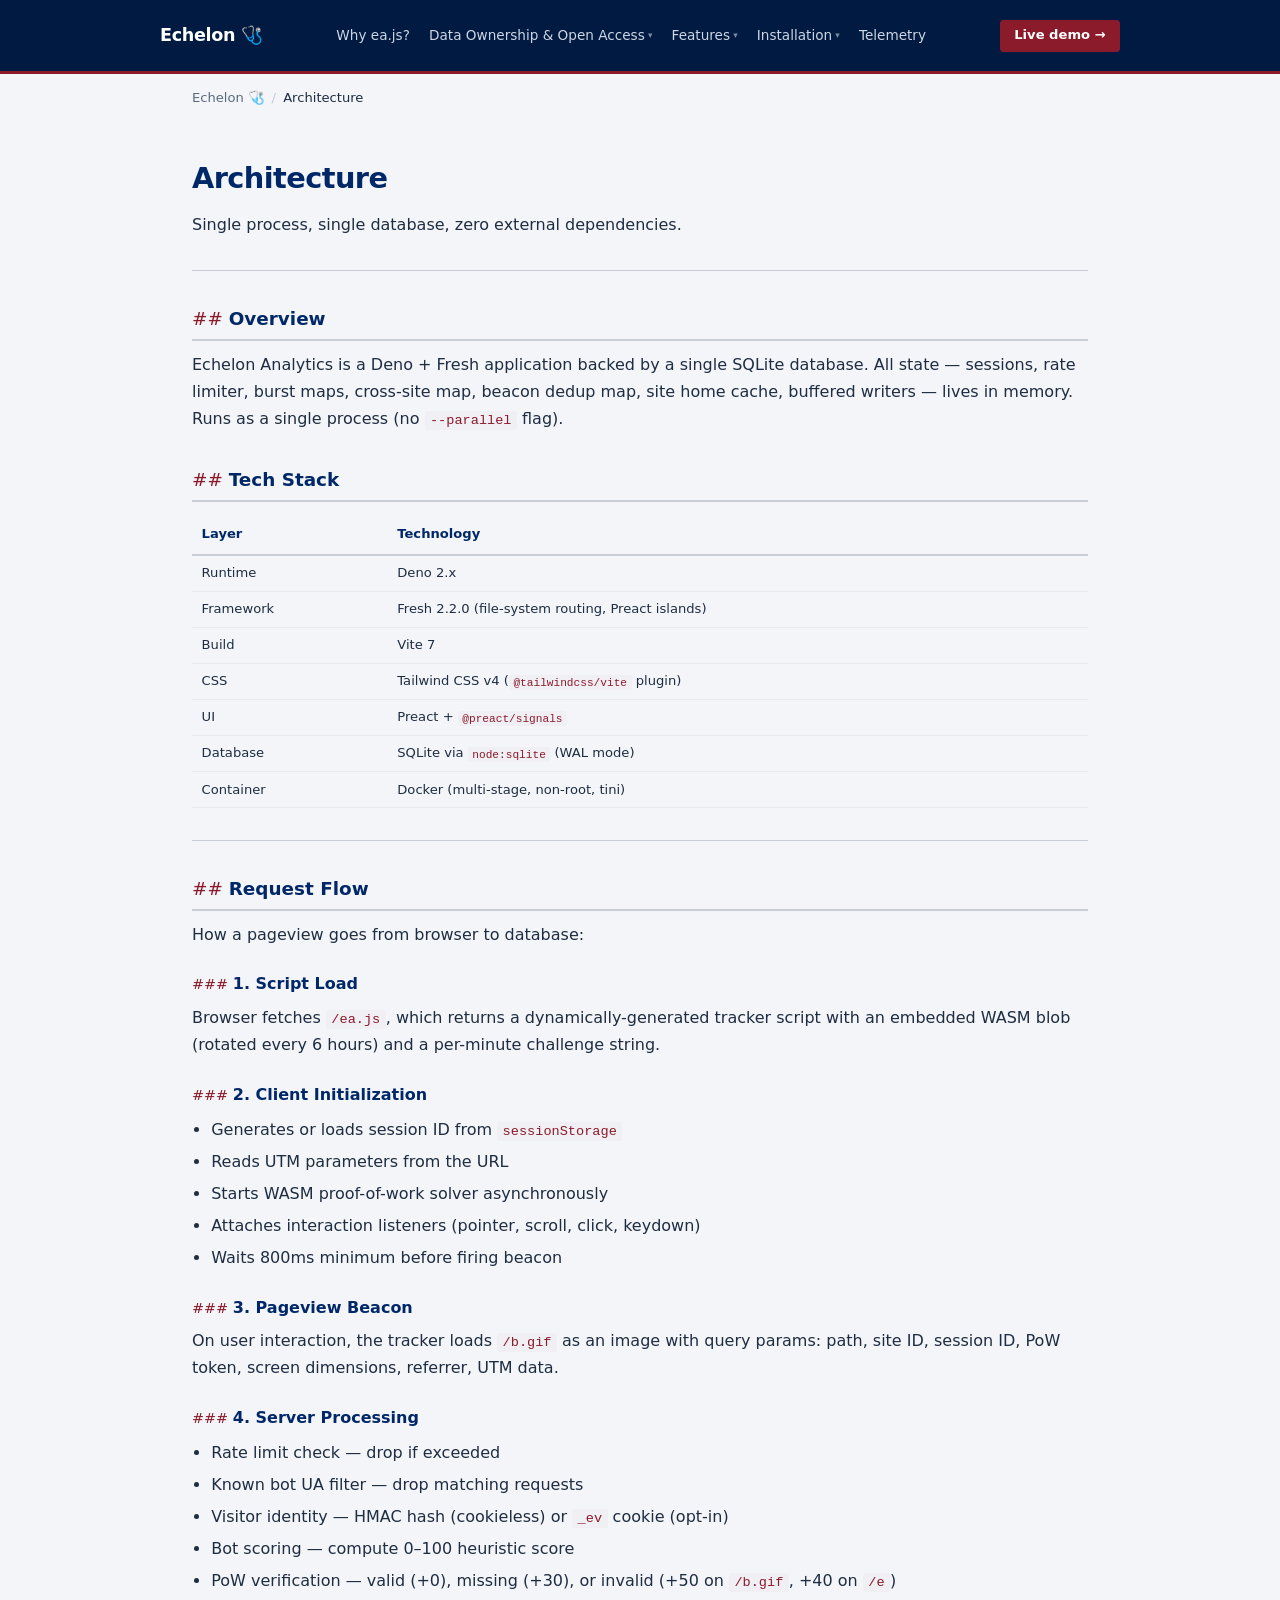
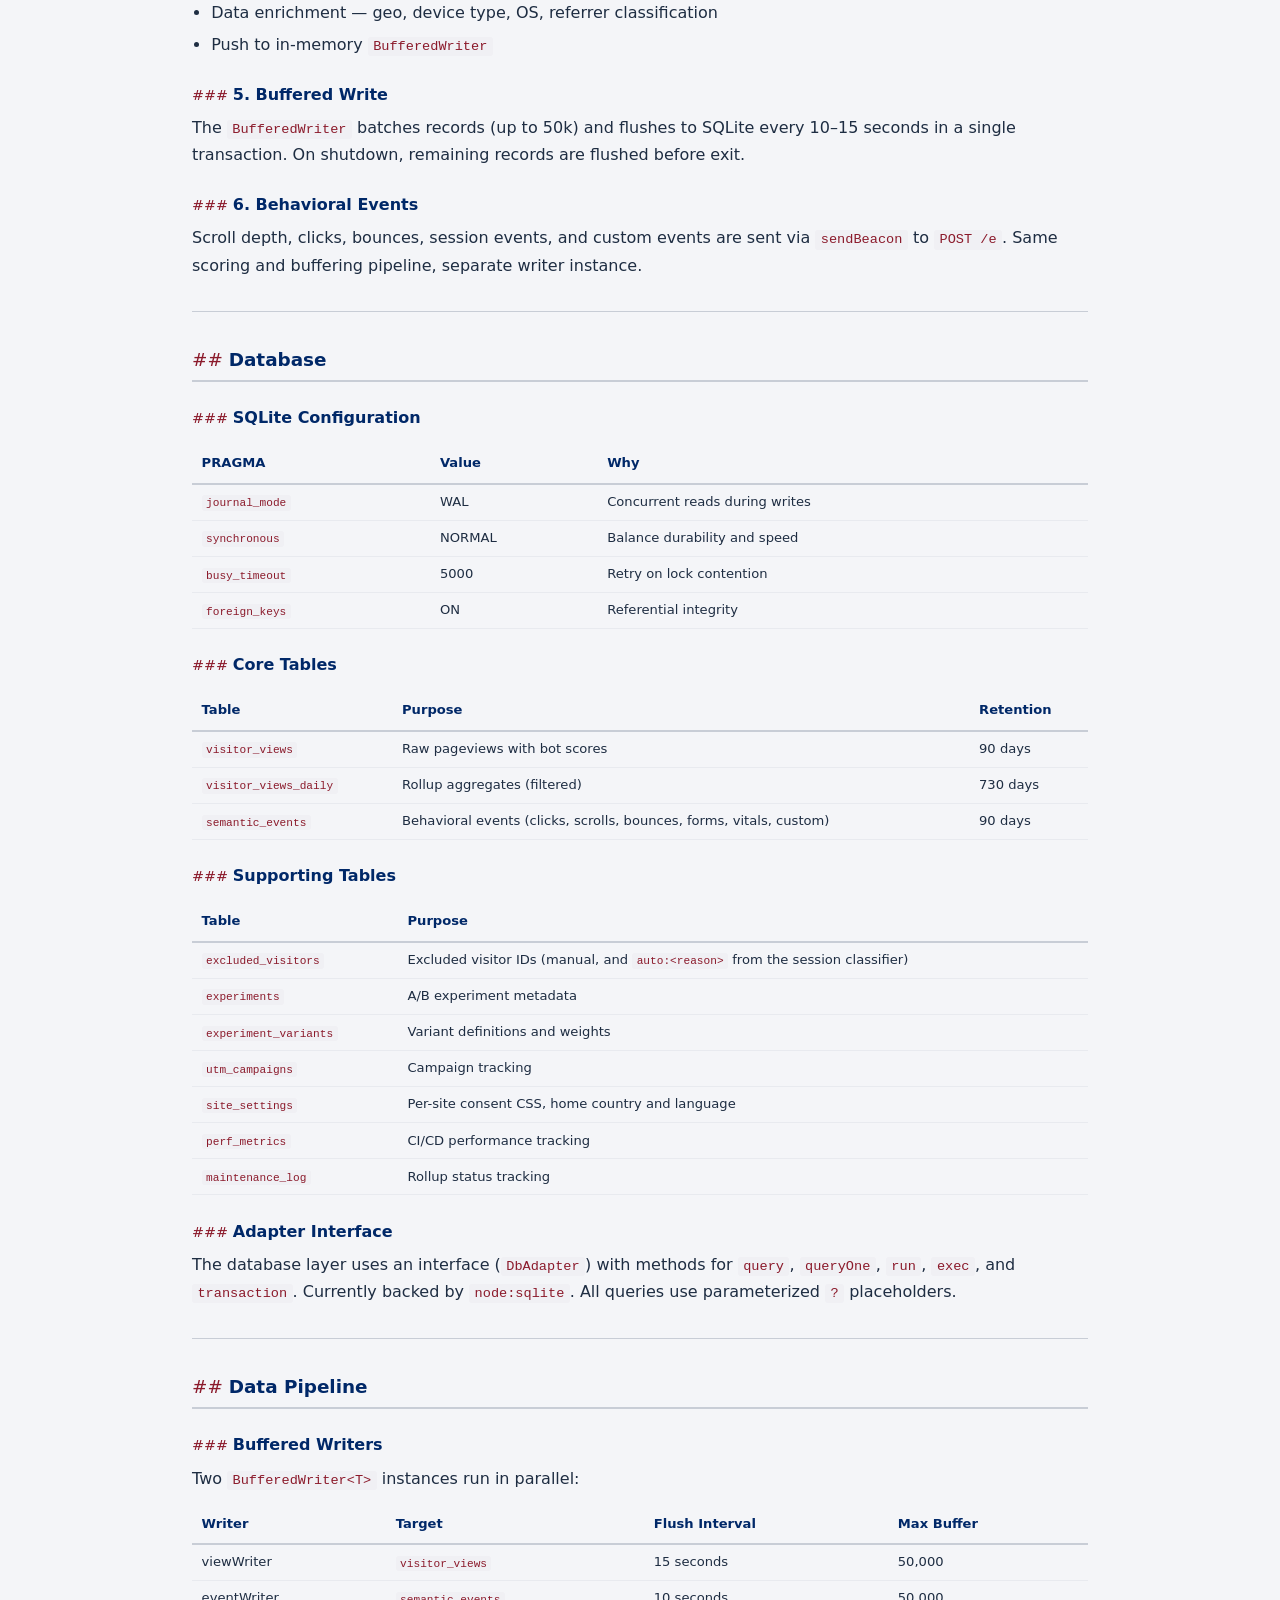
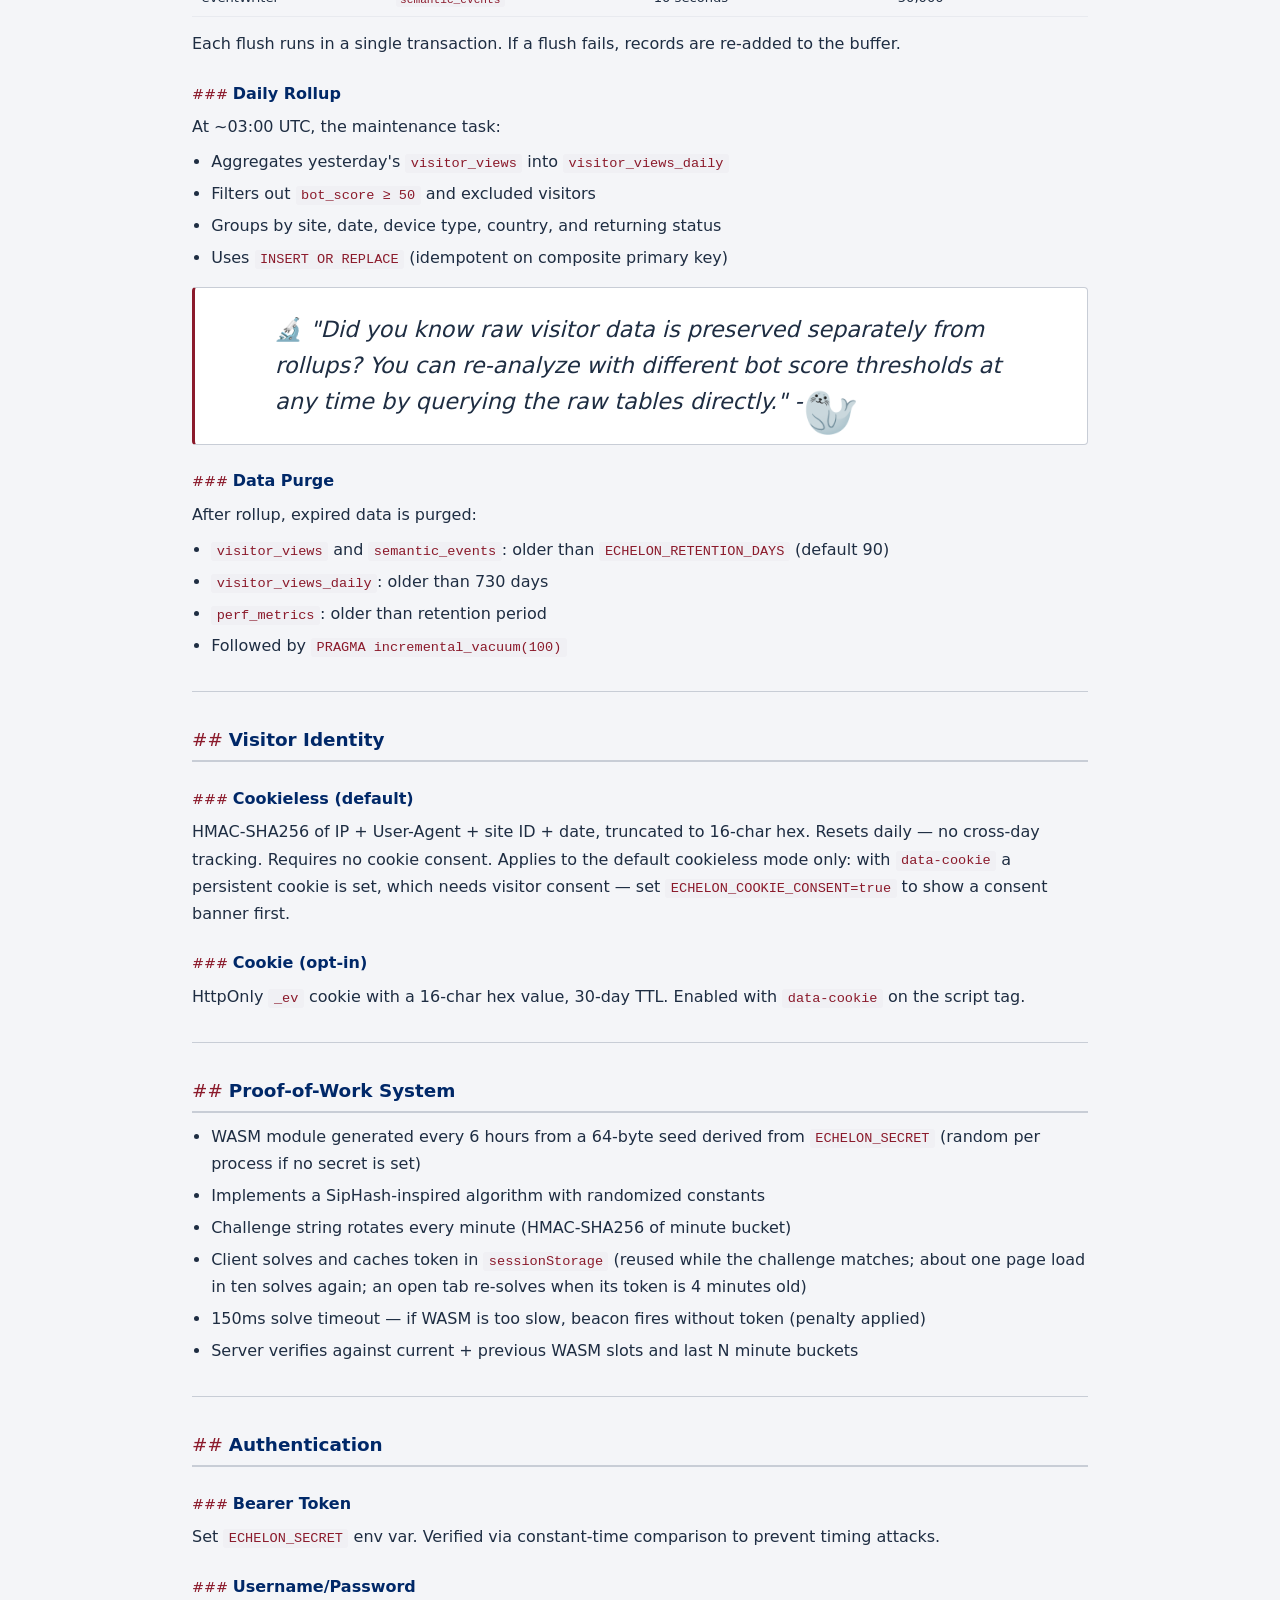
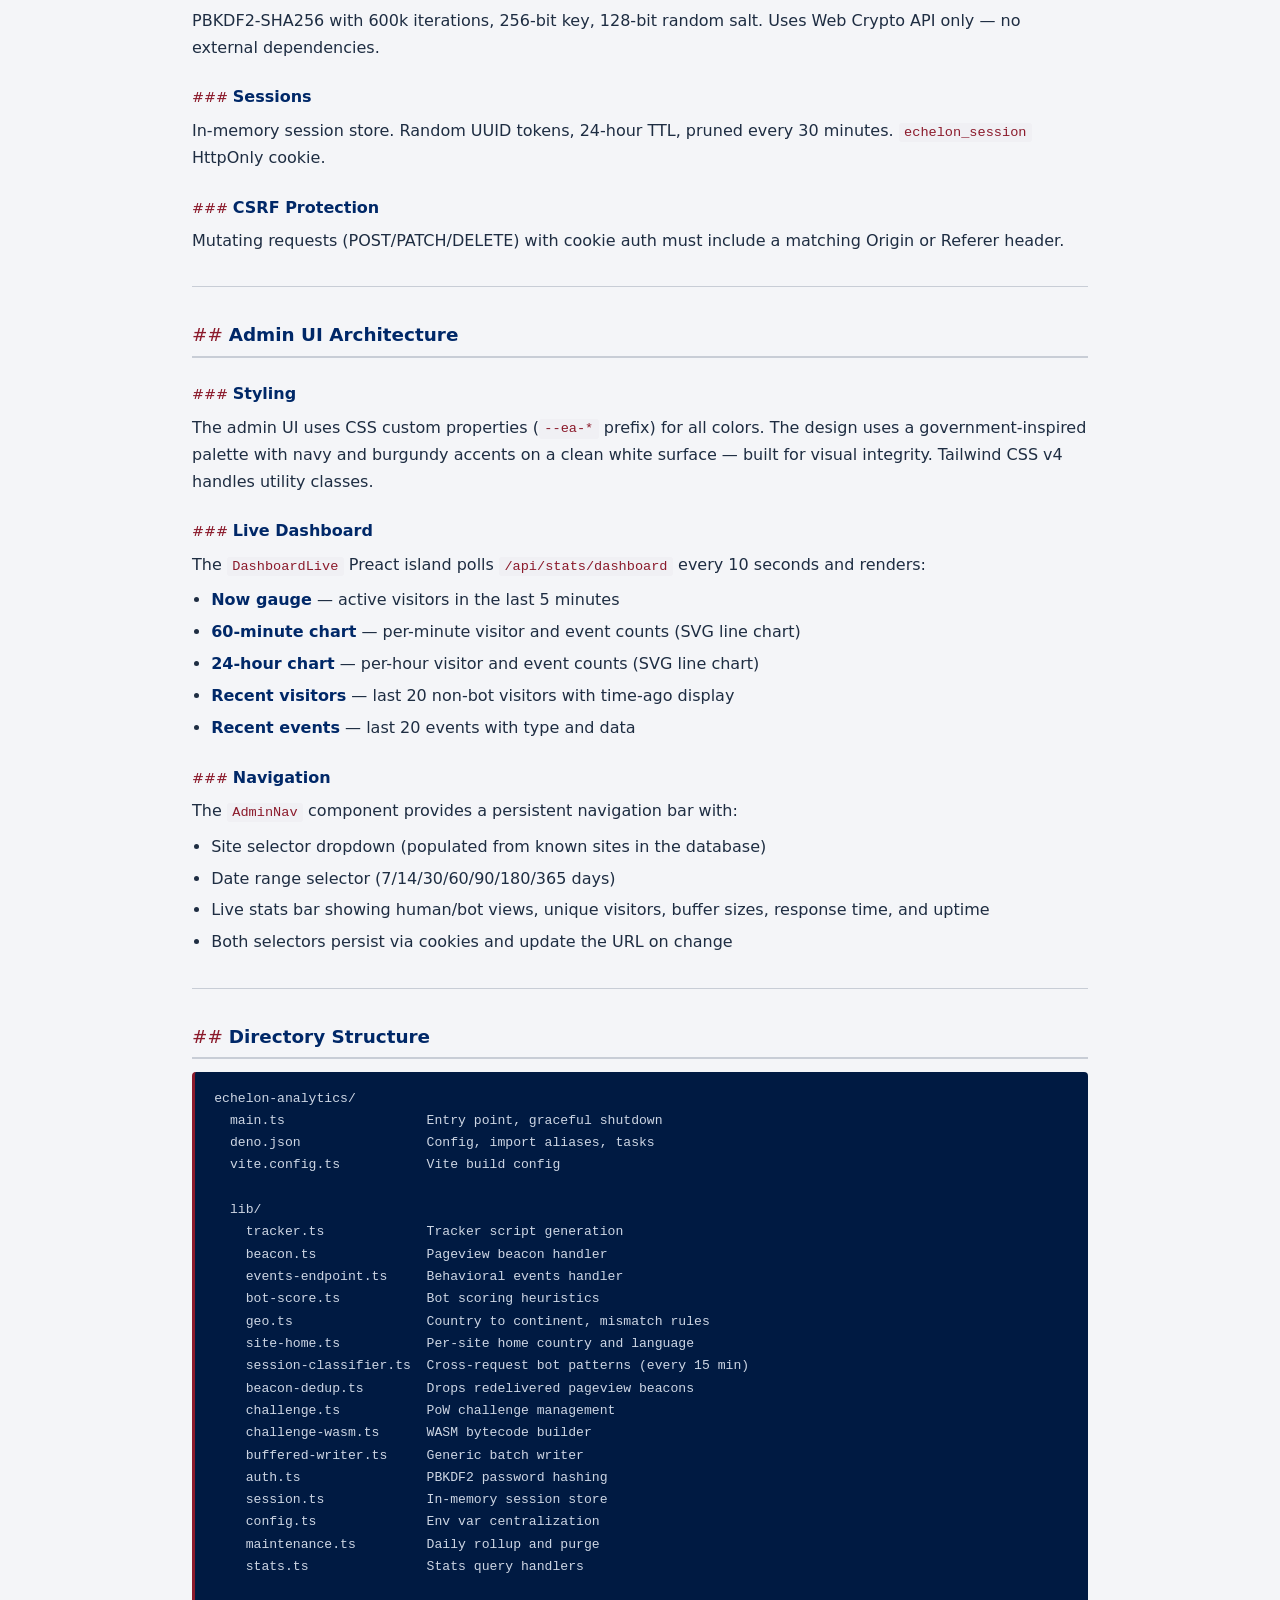
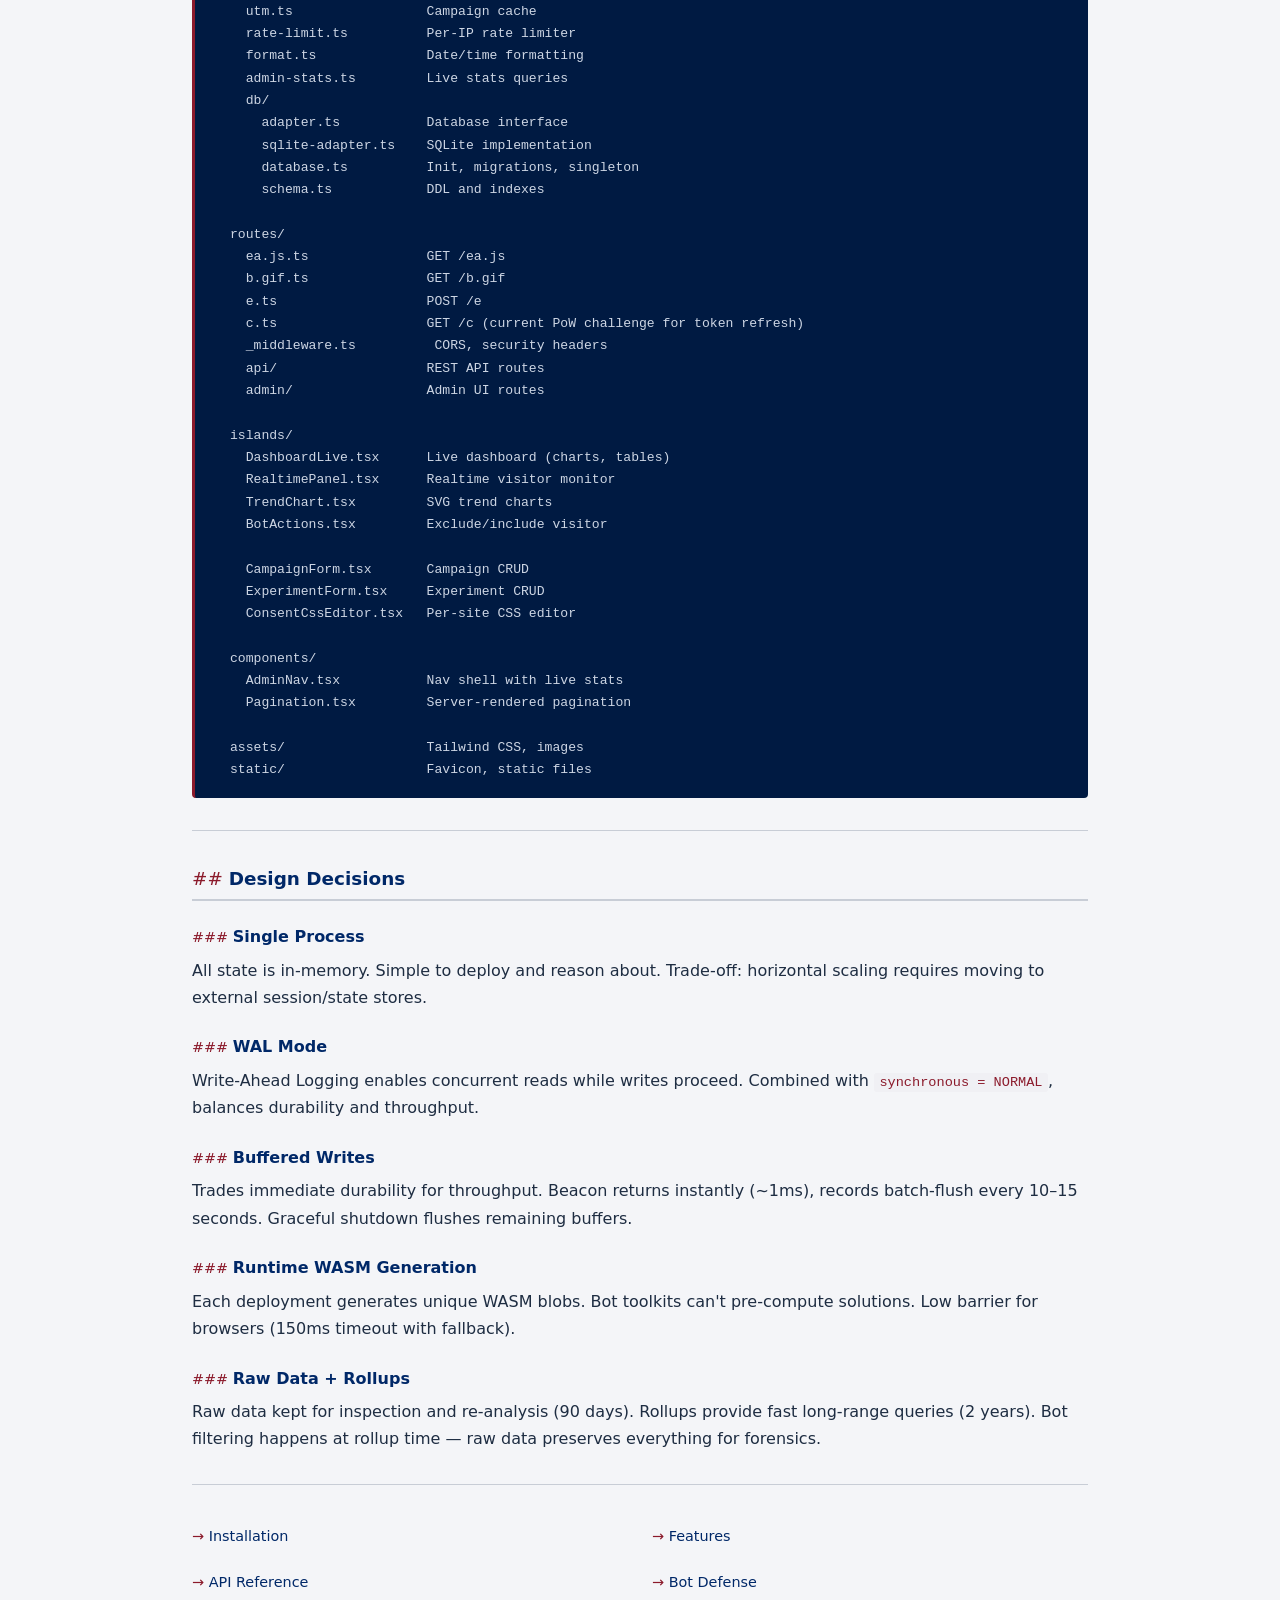
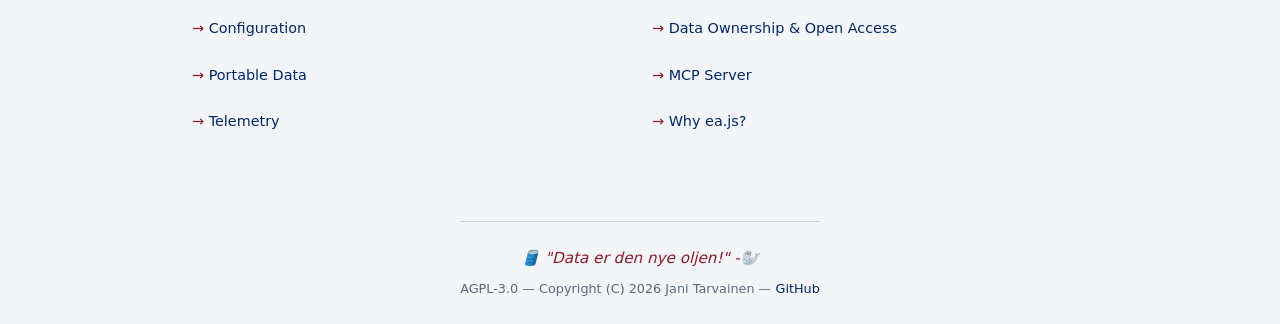
<file: docs/architecture.html>
<!DOCTYPE html>
<html lang="en">
<head>
<meta charset="utf-8">
<meta name="viewport" content="width=device-width, initial-scale=1">
<title>Architecture — Echelon Analytics</title>
<meta name="description" content="Echelon Analytics architecture: request flow, SQLite database schema, buffered write pipeline, daily rollups, WASM proof-of-work, authentication, theming, and directory structure.">
<link rel="canonical" href="https://ea.js.org/architecture.html">
<link rel="icon" href="favicon.ico">
<meta property="og:type" content="article">
<meta property="og:site_name" content="Echelon Analytics">
<meta property="og:title" content="Architecture — Echelon Analytics">
<meta property="og:description" content="Architecture: request flow, SQLite database schema, buffered write pipeline, daily rollups, WASM proof-of-work, and authentication.">
<meta property="og:url" content="https://ea.js.org/architecture.html">
<meta name="twitter:card" content="summary">
<meta name="twitter:title" content="Architecture — Echelon Analytics">
<meta name="twitter:description" content="Architecture: request flow, SQLite database schema, buffered write pipeline, daily rollups, WASM proof-of-work, and authentication.">
<link rel="stylesheet" href="css/style.css">
<script async src="https://ea.trippi.app/ea.js" data-site="ea.js.org" data-cookie></script>
</head>
<body>

<header class="site-header" style="visibility:hidden">
  <div class="site-header-inner">
    <a href="/" class="logo">Echelon <span>🩺</span></a>
    <button class="nav-toggle" aria-label="Menu" onclick="this.closest('.site-header').classList.toggle('nav-open')">🍔</button>
    <div class="nav-links">
      <a href="why-ea.html">Why ea.js?</a>
      <div class="nav-group">
        <a href="data-ownership.html" class="nav-group-label">Data Ownership &amp; Open Access <span class="caret">&#9662;</span></a>
        <div class="nav-dropdown">
          <a href="data-ownership.html">Data Ownership &amp; Open Access</a>
          <a href="portable-data.html">Portable Data</a>
          <a href="api.html">API</a>
          <a href="mcp.html">MCP</a>
        </div>
      </div>
      <div class="nav-group">
        <a href="features.html" class="nav-group-label">Features <span class="caret">&#9662;</span></a>
        <div class="nav-dropdown">
          <a href="features.html">Features</a>
          <a href="bot-defense.html">Bot Defense</a>
          <a href="architecture.html">Architecture</a>
        </div>
      </div>
      <div class="nav-group">
        <a href="installation.html" class="nav-group-label">Installation <span class="caret">&#9662;</span></a>
        <div class="nav-dropdown">
          <a href="installation.html">Installation</a>
          <a href="configuration.html">Configuration</a>
        </div>
      </div>
      <a href="telemetry.html">Telemetry</a>
    </div>
    <a href="https://ea.islets.app/admin?site_id=ea" class="nav-cta" target="_blank" rel="noopener">Live demo &rarr;</a>
  </div>
</header>

<nav><a href="/">Echelon 🩺</a> <span class="sep">/</span> Architecture</nav>
<main>
<h1>Architecture</h1>
<p class="tagline">Single process, single database, zero external dependencies.</p>

<hr>

<h2>Overview</h2>
<p>Echelon Analytics is a Deno + Fresh application backed by a single SQLite database. All state — sessions, rate limiter, burst maps, cross-site map, beacon dedup map, site home cache, buffered writers — lives in memory. Runs as a single process (no <code>--parallel</code> flag).</p>

<h2>Tech Stack</h2>
<table>
<tr><th>Layer</th><th>Technology</th></tr>
<tr><td>Runtime</td><td>Deno 2.x</td></tr>
<tr><td>Framework</td><td>Fresh 2.2.0 (file-system routing, Preact islands)</td></tr>
<tr><td>Build</td><td>Vite 7</td></tr>
<tr><td>CSS</td><td>Tailwind CSS v4 (<code>@tailwindcss/vite</code> plugin)</td></tr>
<tr><td>UI</td><td>Preact + <code>@preact/signals</code></td></tr>
<tr><td>Database</td><td>SQLite via <code>node:sqlite</code> (WAL mode)</td></tr>
<tr><td>Container</td><td>Docker (multi-stage, non-root, tini)</td></tr>
</table>

<hr>

<h2>Request Flow</h2>
<p>How a pageview goes from browser to database:</p>

<h3>1. Script Load</h3>
<p>Browser fetches <code>/ea.js</code>, which returns a dynamically-generated tracker script with an embedded WASM blob (rotated every 6 hours) and a per-minute challenge string.</p>

<h3>2. Client Initialization</h3>
<ul>
  <li>Generates or loads session ID from <code>sessionStorage</code></li>
  <li>Reads UTM parameters from the URL</li>
  <li>Starts WASM proof-of-work solver asynchronously</li>
  <li>Attaches interaction listeners (pointer, scroll, click, keydown)</li>
  <li>Waits 800ms minimum before firing beacon</li>
</ul>

<h3>3. Pageview Beacon</h3>
<p>On user interaction, the tracker loads <code>/b.gif</code> as an image with query params: path, site ID, session ID, PoW token, screen dimensions, referrer, UTM data.</p>

<h3>4. Server Processing</h3>
<ul>
  <li>Rate limit check — drop if exceeded</li>
  <li>Known bot UA filter — drop matching requests</li>
  <li>Visitor identity — HMAC hash (cookieless) or <code>_ev</code> cookie (opt-in)</li>
  <li>Bot scoring — compute 0&ndash;100 heuristic score</li>
  <li>PoW verification — valid (+0), missing (+30), or invalid (+50 on <code>/b.gif</code>, +40 on <code>/e</code>)</li>
  <li>Data enrichment — geo, device type, OS, referrer classification</li>
  <li>Push to in-memory <code>BufferedWriter</code></li>
</ul>

<h3>5. Buffered Write</h3>
<p>The <code>BufferedWriter</code> batches records (up to 50k) and flushes to SQLite every 10&ndash;15 seconds in a single transaction. On shutdown, remaining records are flushed before exit.</p>

<h3>6. Behavioral Events</h3>
<p>Scroll depth, clicks, bounces, session events, and custom events are sent via <code>sendBeacon</code> to <code>POST /e</code>. Same scoring and buffering pipeline, separate writer instance.</p>

<hr>

<h2>Database</h2>

<h3>SQLite Configuration</h3>
<table>
<tr><th>PRAGMA</th><th>Value</th><th>Why</th></tr>
<tr><td><code>journal_mode</code></td><td>WAL</td><td>Concurrent reads during writes</td></tr>
<tr><td><code>synchronous</code></td><td>NORMAL</td><td>Balance durability and speed</td></tr>
<tr><td><code>busy_timeout</code></td><td>5000</td><td>Retry on lock contention</td></tr>
<tr><td><code>foreign_keys</code></td><td>ON</td><td>Referential integrity</td></tr>
</table>

<h3>Core Tables</h3>
<table>
<tr><th>Table</th><th>Purpose</th><th>Retention</th></tr>
<tr><td><code>visitor_views</code></td><td>Raw pageviews with bot scores</td><td>90 days</td></tr>
<tr><td><code>visitor_views_daily</code></td><td>Rollup aggregates (filtered)</td><td>730 days</td></tr>
<tr><td><code>semantic_events</code></td><td>Behavioral events (clicks, scrolls, bounces, forms, vitals, custom)</td><td>90 days</td></tr>
</table>

<h3>Supporting Tables</h3>
<table>
<tr><th>Table</th><th>Purpose</th></tr>
<tr><td><code>excluded_visitors</code></td><td>Excluded visitor IDs (manual, and <code>auto:&lt;reason&gt;</code> from the session classifier)</td></tr>
<tr><td><code>experiments</code></td><td>A/B experiment metadata</td></tr>
<tr><td><code>experiment_variants</code></td><td>Variant definitions and weights</td></tr>
<tr><td><code>utm_campaigns</code></td><td>Campaign tracking</td></tr>
<tr><td><code>site_settings</code></td><td>Per-site consent CSS, home country and language</td></tr>
<tr><td><code>perf_metrics</code></td><td>CI/CD performance tracking</td></tr>
<tr><td><code>maintenance_log</code></td><td>Rollup status tracking</td></tr>
</table>

<h3>Adapter Interface</h3>
<p>The database layer uses an interface (<code>DbAdapter</code>) with methods for <code>query</code>, <code>queryOne</code>, <code>run</code>, <code>exec</code>, and <code>transaction</code>. Currently backed by <code>node:sqlite</code>. All queries use parameterized <code>?</code> placeholders.</p>

<hr>

<h2>Data Pipeline</h2>

<h3>Buffered Writers</h3>
<p>Two <code>BufferedWriter&lt;T&gt;</code> instances run in parallel:</p>
<table>
<tr><th>Writer</th><th>Target</th><th>Flush Interval</th><th>Max Buffer</th></tr>
<tr><td>viewWriter</td><td><code>visitor_views</code></td><td>15 seconds</td><td>50,000</td></tr>
<tr><td>eventWriter</td><td><code>semantic_events</code></td><td>10 seconds</td><td>50,000</td></tr>
</table>
<p>Each flush runs in a single transaction. If a flush fails, records are re-added to the buffer.</p>

<h3>Daily Rollup</h3>
<p>At ~03:00 UTC, the maintenance task:</p>
<ul>
  <li>Aggregates yesterday's <code>visitor_views</code> into <code>visitor_views_daily</code></li>
  <li>Filters out <code>bot_score &ge; 50</code> and excluded visitors</li>
  <li>Groups by site, date, device type, country, and returning status</li>
  <li>Uses <code>INSERT OR REPLACE</code> (idempotent on composite primary key)</li>
</ul>

<p class="seal-tip">🔬 "Did you know raw visitor data is preserved separately from rollups? You can re-analyze with different bot score thresholds at any time by querying the raw tables directly." -<span class="seal">🦭</span></p>

<h3>Data Purge</h3>
<p>After rollup, expired data is purged:</p>
<ul>
  <li><code>visitor_views</code> and <code>semantic_events</code>: older than <code>ECHELON_RETENTION_DAYS</code> (default 90)</li>
  <li><code>visitor_views_daily</code>: older than 730 days</li>
  <li><code>perf_metrics</code>: older than retention period</li>
  <li>Followed by <code>PRAGMA incremental_vacuum(100)</code></li>
</ul>

<hr>

<h2>Visitor Identity</h2>

<h3>Cookieless (default)</h3>
<p>HMAC-SHA256 of IP + User-Agent + site ID + date, truncated to 16-char hex. Resets daily — no cross-day tracking. Requires no cookie consent. Applies to the default cookieless mode only: with <code>data-cookie</code> a persistent cookie is set, which needs visitor consent — set <code>ECHELON_COOKIE_CONSENT=true</code> to show a consent banner first.</p>

<h3>Cookie (opt-in)</h3>
<p>HttpOnly <code>_ev</code> cookie with a 16-char hex value, 30-day TTL. Enabled with <code>data-cookie</code> on the script tag.</p>

<hr>

<h2>Proof-of-Work System</h2>
<ul>
  <li>WASM module generated every 6 hours from a 64-byte seed derived from <code>ECHELON_SECRET</code> (random per process if no secret is set)</li>
  <li>Implements a SipHash-inspired algorithm with randomized constants</li>
  <li>Challenge string rotates every minute (HMAC-SHA256 of minute bucket)</li>
  <li>Client solves and caches token in <code>sessionStorage</code> (reused while the challenge matches; about one page load in ten solves again; an open tab re-solves when its token is 4 minutes old)</li>
  <li>150ms solve timeout — if WASM is too slow, beacon fires without token (penalty applied)</li>
  <li>Server verifies against current + previous WASM slots and last N minute buckets</li>
</ul>

<hr>

<h2>Authentication</h2>

<h3>Bearer Token</h3>
<p>Set <code>ECHELON_SECRET</code> env var. Verified via constant-time comparison to prevent timing attacks.</p>

<h3>Username/Password</h3>
<p>PBKDF2-SHA256 with 600k iterations, 256-bit key, 128-bit random salt. Uses Web Crypto API only — no external dependencies.</p>

<h3>Sessions</h3>
<p>In-memory session store. Random UUID tokens, 24-hour TTL, pruned every 30 minutes. <code>echelon_session</code> HttpOnly cookie.</p>

<h3>CSRF Protection</h3>
<p>Mutating requests (POST/PATCH/DELETE) with cookie auth must include a matching Origin or Referer header.</p>

<hr>

<h2>Admin UI Architecture</h2>

<h3>Styling</h3>
<p>The admin UI uses CSS custom properties (<code>--ea-*</code> prefix) for all colors. The design uses a government-inspired palette with navy and burgundy accents on a clean white surface — built for visual integrity. Tailwind CSS v4 handles utility classes.</p>

<h3>Live Dashboard</h3>
<p>The <code>DashboardLive</code> Preact island polls <code>/api/stats/dashboard</code> every 10 seconds and renders:</p>
<ul>
  <li><strong>Now gauge</strong> — active visitors in the last 5 minutes</li>
  <li><strong>60-minute chart</strong> — per-minute visitor and event counts (SVG line chart)</li>
  <li><strong>24-hour chart</strong> — per-hour visitor and event counts (SVG line chart)</li>
  <li><strong>Recent visitors</strong> — last 20 non-bot visitors with time-ago display</li>
  <li><strong>Recent events</strong> — last 20 events with type and data</li>
</ul>

<h3>Navigation</h3>
<p>The <code>AdminNav</code> component provides a persistent navigation bar with:</p>
<ul>
  <li>Site selector dropdown (populated from known sites in the database)</li>
  <li>Date range selector (7/14/30/60/90/180/365 days)</li>
  <li>Live stats bar showing human/bot views, unique visitors, buffer sizes, response time, and uptime</li>
  <li>Both selectors persist via cookies and update the URL on change</li>
</ul>

<hr>

<h2>Directory Structure</h2>
<pre>echelon-analytics/
  main.ts                  Entry point, graceful shutdown
  deno.json                Config, import aliases, tasks
  vite.config.ts           Vite build config

  lib/
    tracker.ts             Tracker script generation
    beacon.ts              Pageview beacon handler
    events-endpoint.ts     Behavioral events handler
    bot-score.ts           Bot scoring heuristics
    geo.ts                 Country to continent, mismatch rules
    site-home.ts           Per-site home country and language
    session-classifier.ts  Cross-request bot patterns (every 15 min)
    beacon-dedup.ts        Drops redelivered pageview beacons
    challenge.ts           PoW challenge management
    challenge-wasm.ts      WASM bytecode builder
    buffered-writer.ts     Generic batch writer
    auth.ts                PBKDF2 password hashing
    session.ts             In-memory session store
    config.ts              Env var centralization
    maintenance.ts         Daily rollup and purge
    stats.ts               Stats query handlers

    utm.ts                 Campaign cache
    rate-limit.ts          Per-IP rate limiter
    format.ts              Date/time formatting
    admin-stats.ts         Live stats queries
    db/
      adapter.ts           Database interface
      sqlite-adapter.ts    SQLite implementation
      database.ts          Init, migrations, singleton
      schema.ts            DDL and indexes

  routes/
    ea.js.ts               GET /ea.js
    b.gif.ts               GET /b.gif
    e.ts                   POST /e
    c.ts                   GET /c (current PoW challenge for token refresh)
    _middleware.ts          CORS, security headers
    api/                   REST API routes
    admin/                 Admin UI routes

  islands/
    DashboardLive.tsx      Live dashboard (charts, tables)
    RealtimePanel.tsx      Realtime visitor monitor
    TrendChart.tsx         SVG trend charts
    BotActions.tsx         Exclude/include visitor

    CampaignForm.tsx       Campaign CRUD
    ExperimentForm.tsx     Experiment CRUD
    ConsentCssEditor.tsx   Per-site CSS editor

  components/
    AdminNav.tsx           Nav shell with live stats
    Pagination.tsx         Server-rendered pagination

  assets/                  Tailwind CSS, images
  static/                  Favicon, static files</pre>

<hr>

<h2>Design Decisions</h2>

<h3>Single Process</h3>
<p>All state is in-memory. Simple to deploy and reason about. Trade-off: horizontal scaling requires moving to external session/state stores.</p>

<h3>WAL Mode</h3>
<p>Write-Ahead Logging enables concurrent reads while writes proceed. Combined with <code>synchronous = NORMAL</code>, balances durability and throughput.</p>

<h3>Buffered Writes</h3>
<p>Trades immediate durability for throughput. Beacon returns instantly (~1ms), records batch-flush every 10&ndash;15 seconds. Graceful shutdown flushes remaining buffers.</p>

<h3>Runtime WASM Generation</h3>
<p>Each deployment generates unique WASM blobs. Bot toolkits can't pre-compute solutions. Low barrier for browsers (150ms timeout with fallback).</p>

<h3>Raw Data + Rollups</h3>
<p>Raw data kept for inspection and re-analysis (90 days). Rollups provide fast long-range queries (2 years). Bot filtering happens at rollup time — raw data preserves everything for forensics.</p>

<hr>
<div class="doc-nav">
  <a href="installation.html">Installation</a>
  <a href="features.html">Features</a>
  <a href="api.html">API Reference</a>
  <a href="bot-defense.html">Bot Defense</a>
  <a href="configuration.html">Configuration</a>
  <a href="data-ownership.html">Data Ownership &amp; Open Access</a>
  <a href="portable-data.html">Portable Data</a>
  <a href="mcp.html">MCP Server</a>
  <a href="telemetry.html">Telemetry</a>
  <a href="why-ea.html">Why ea.js?</a>
</div>
</main>

<footer class="footer">
  <div class="quote">🛢️ "Data er den nye oljen!" -🦭</div>
  <div class="links">AGPL-3.0 — Copyright (C) 2026 Jani Tarvainen — <a href="https://github.com/janit/ea">GitHub</a></div>
</footer>

<script>(function(){var h=document.querySelector(".site-header");if(!h)return;var inner=h.querySelector(".site-header-inner");function check(){h.removeAttribute("data-collapsed");h.classList.remove("nav-open");if(inner.scrollWidth>inner.clientWidth+2)h.setAttribute("data-collapsed","");}window.addEventListener("resize",check);check();h.style.visibility="";})()</script>
</body>
</html>
</file>
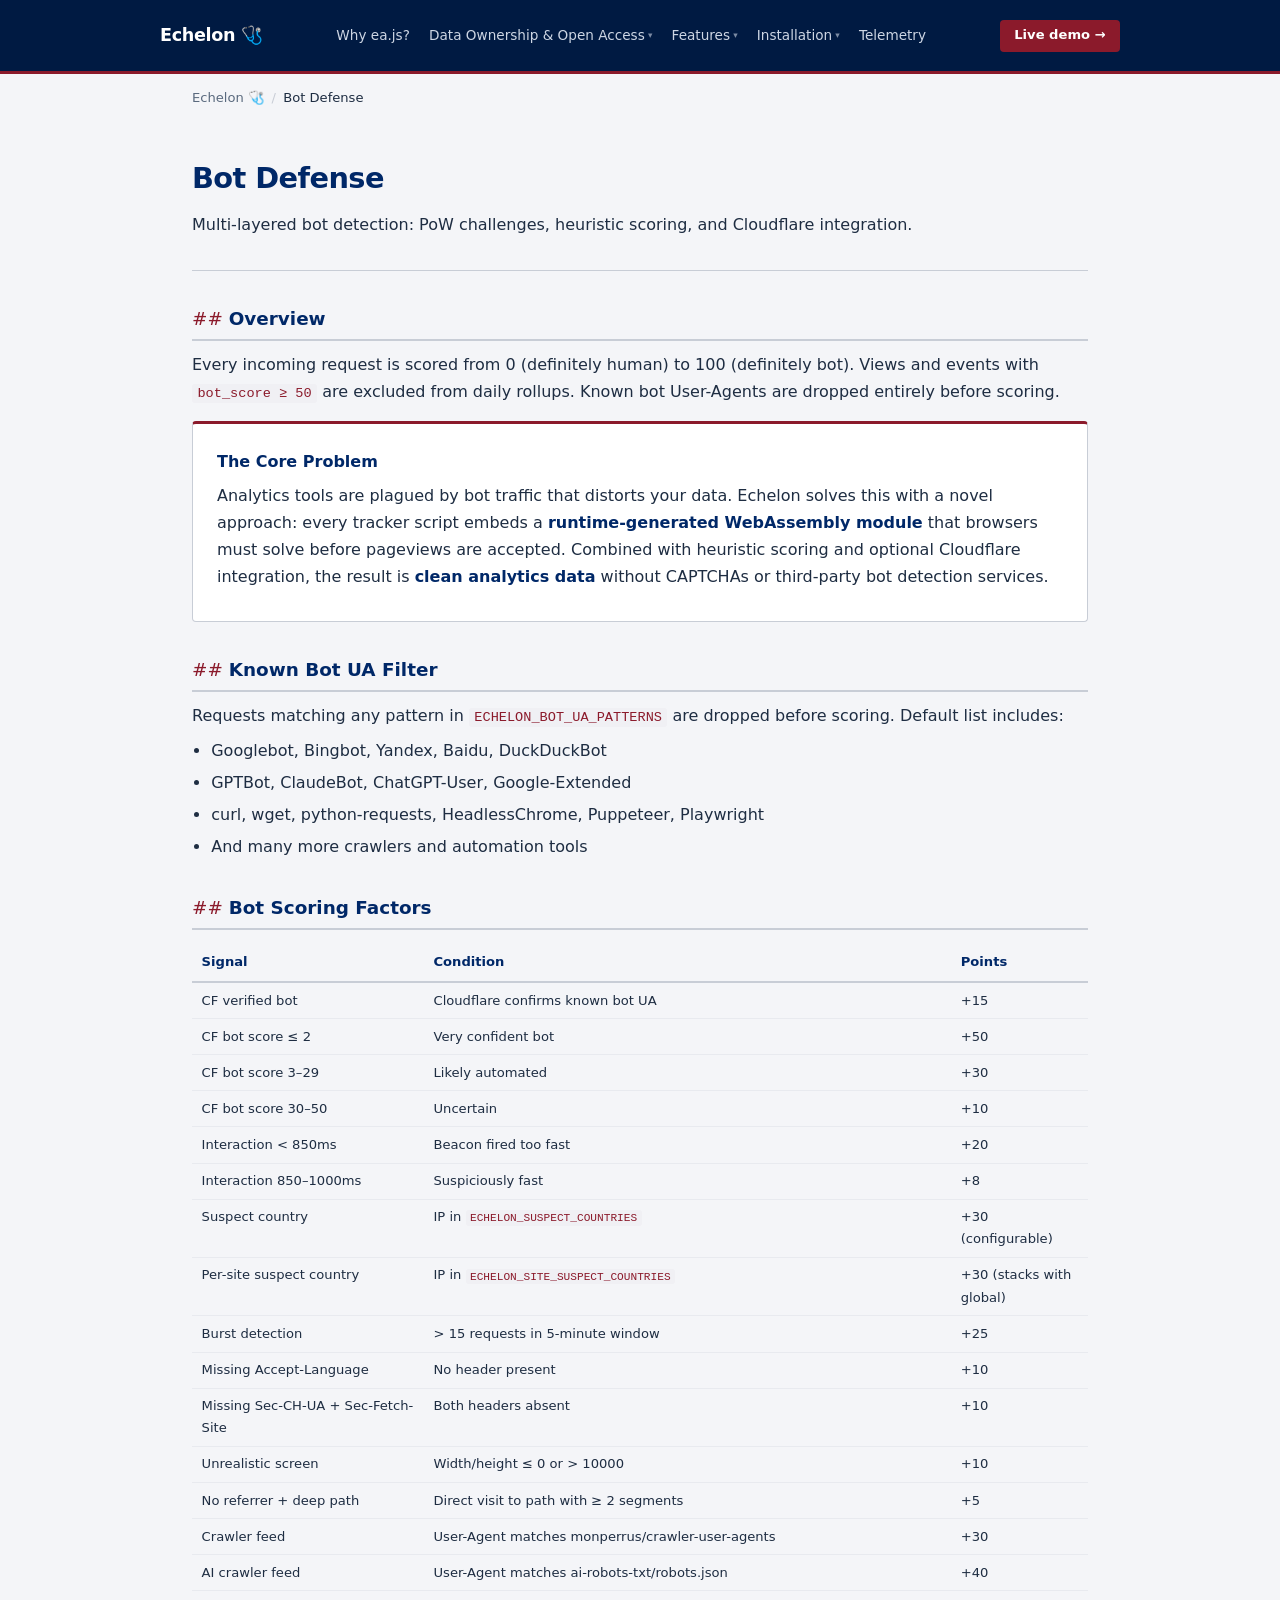
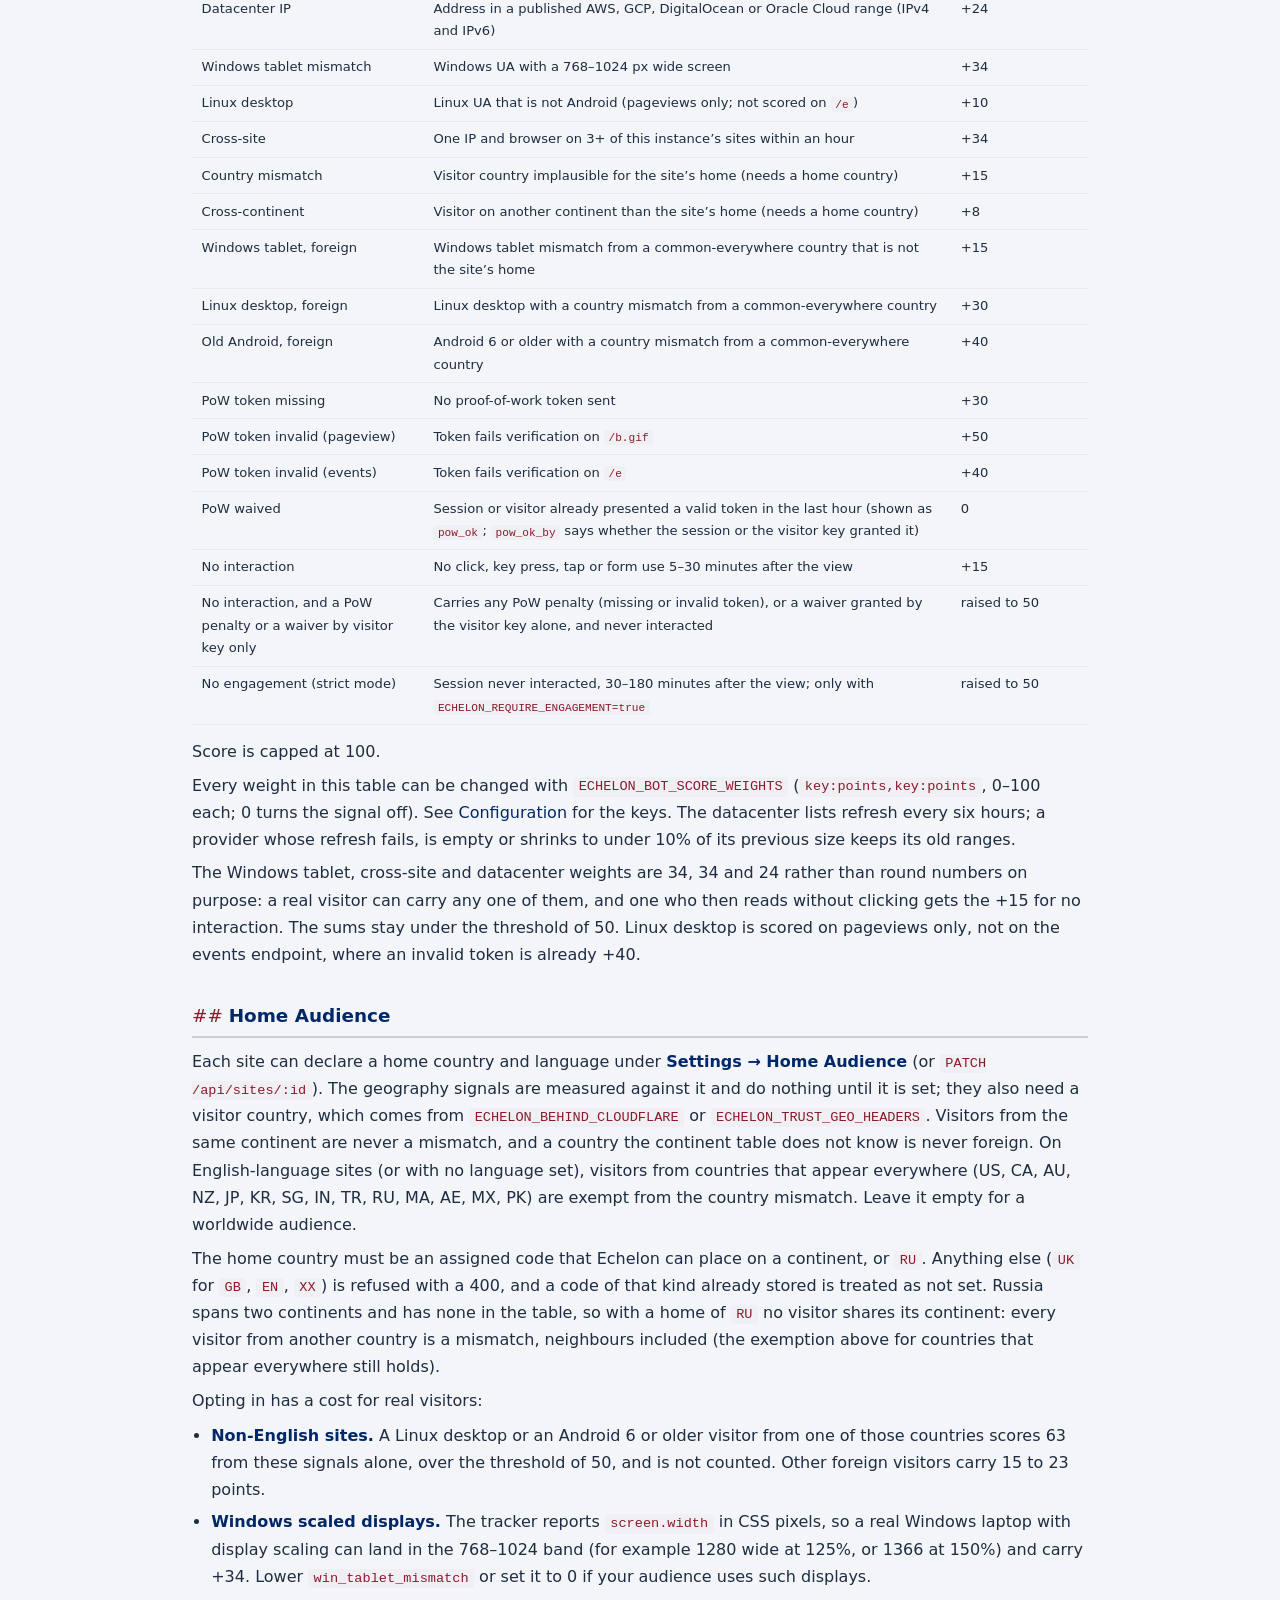
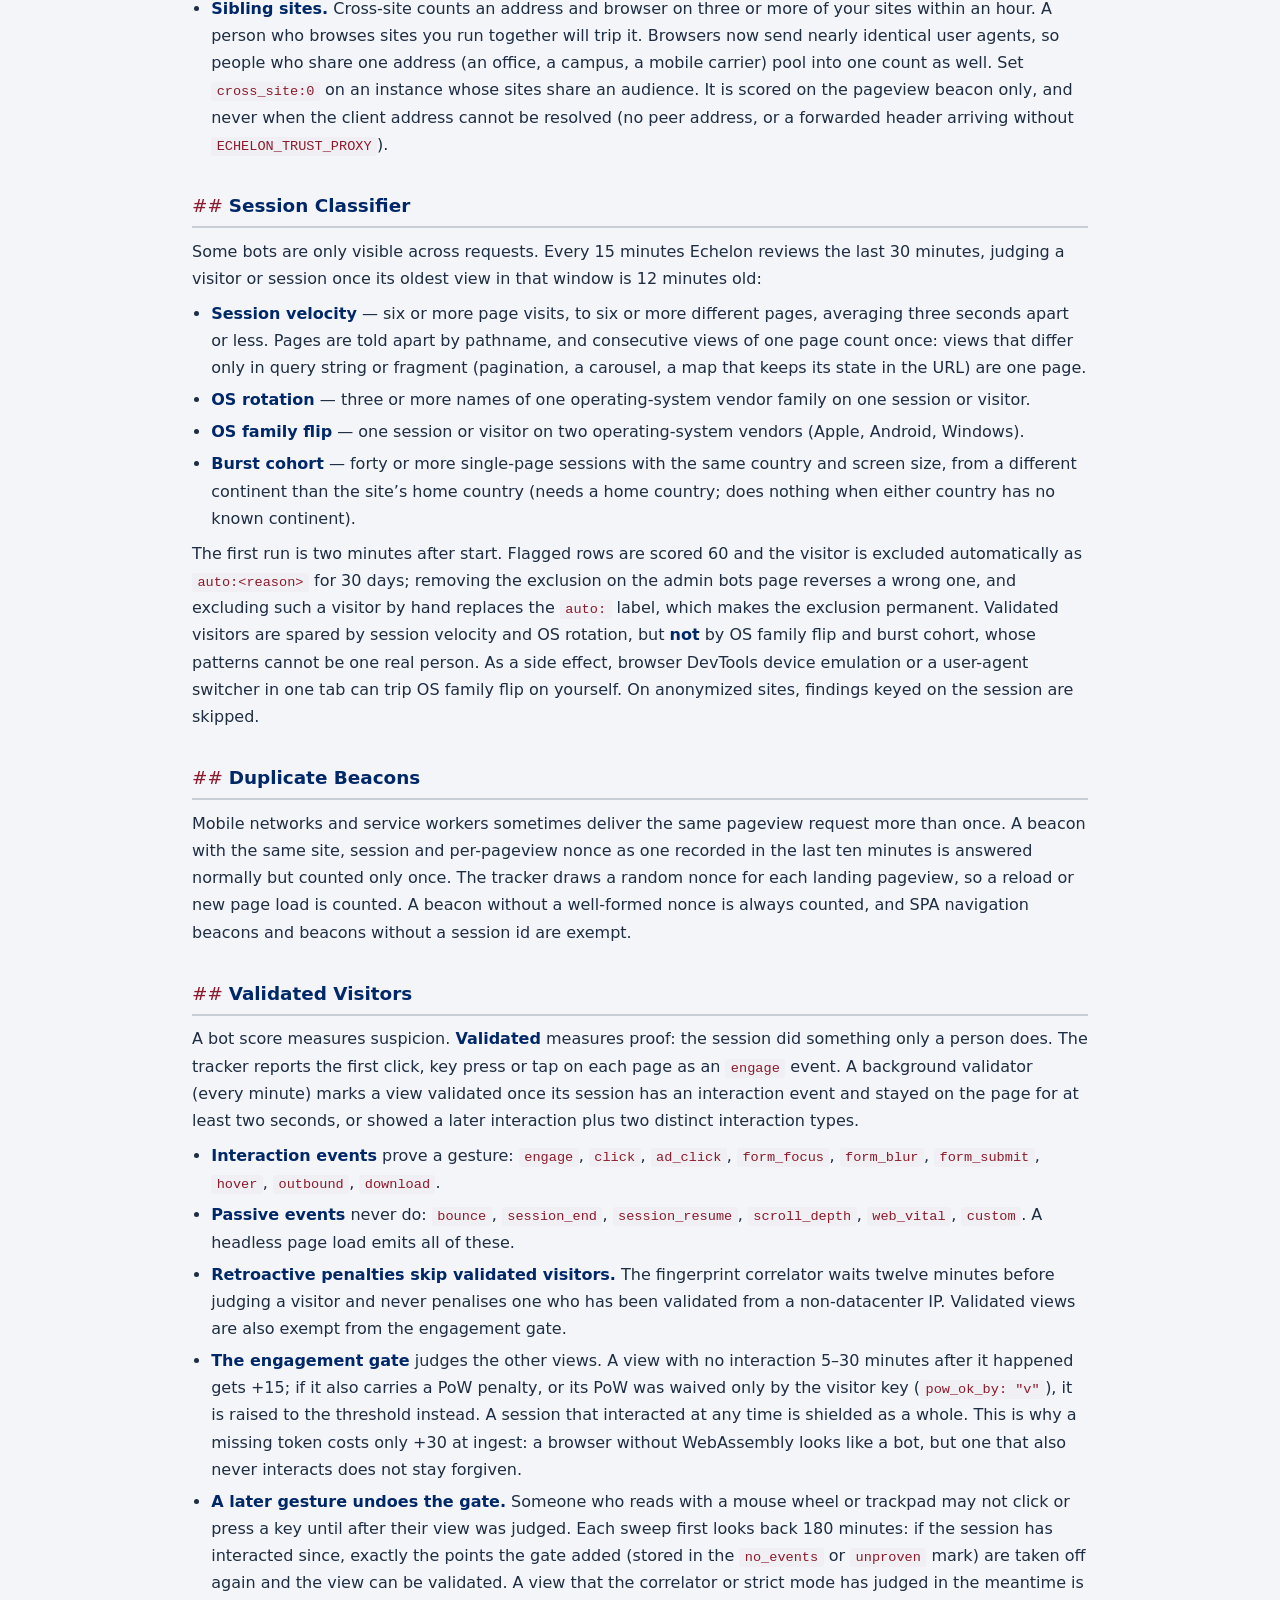
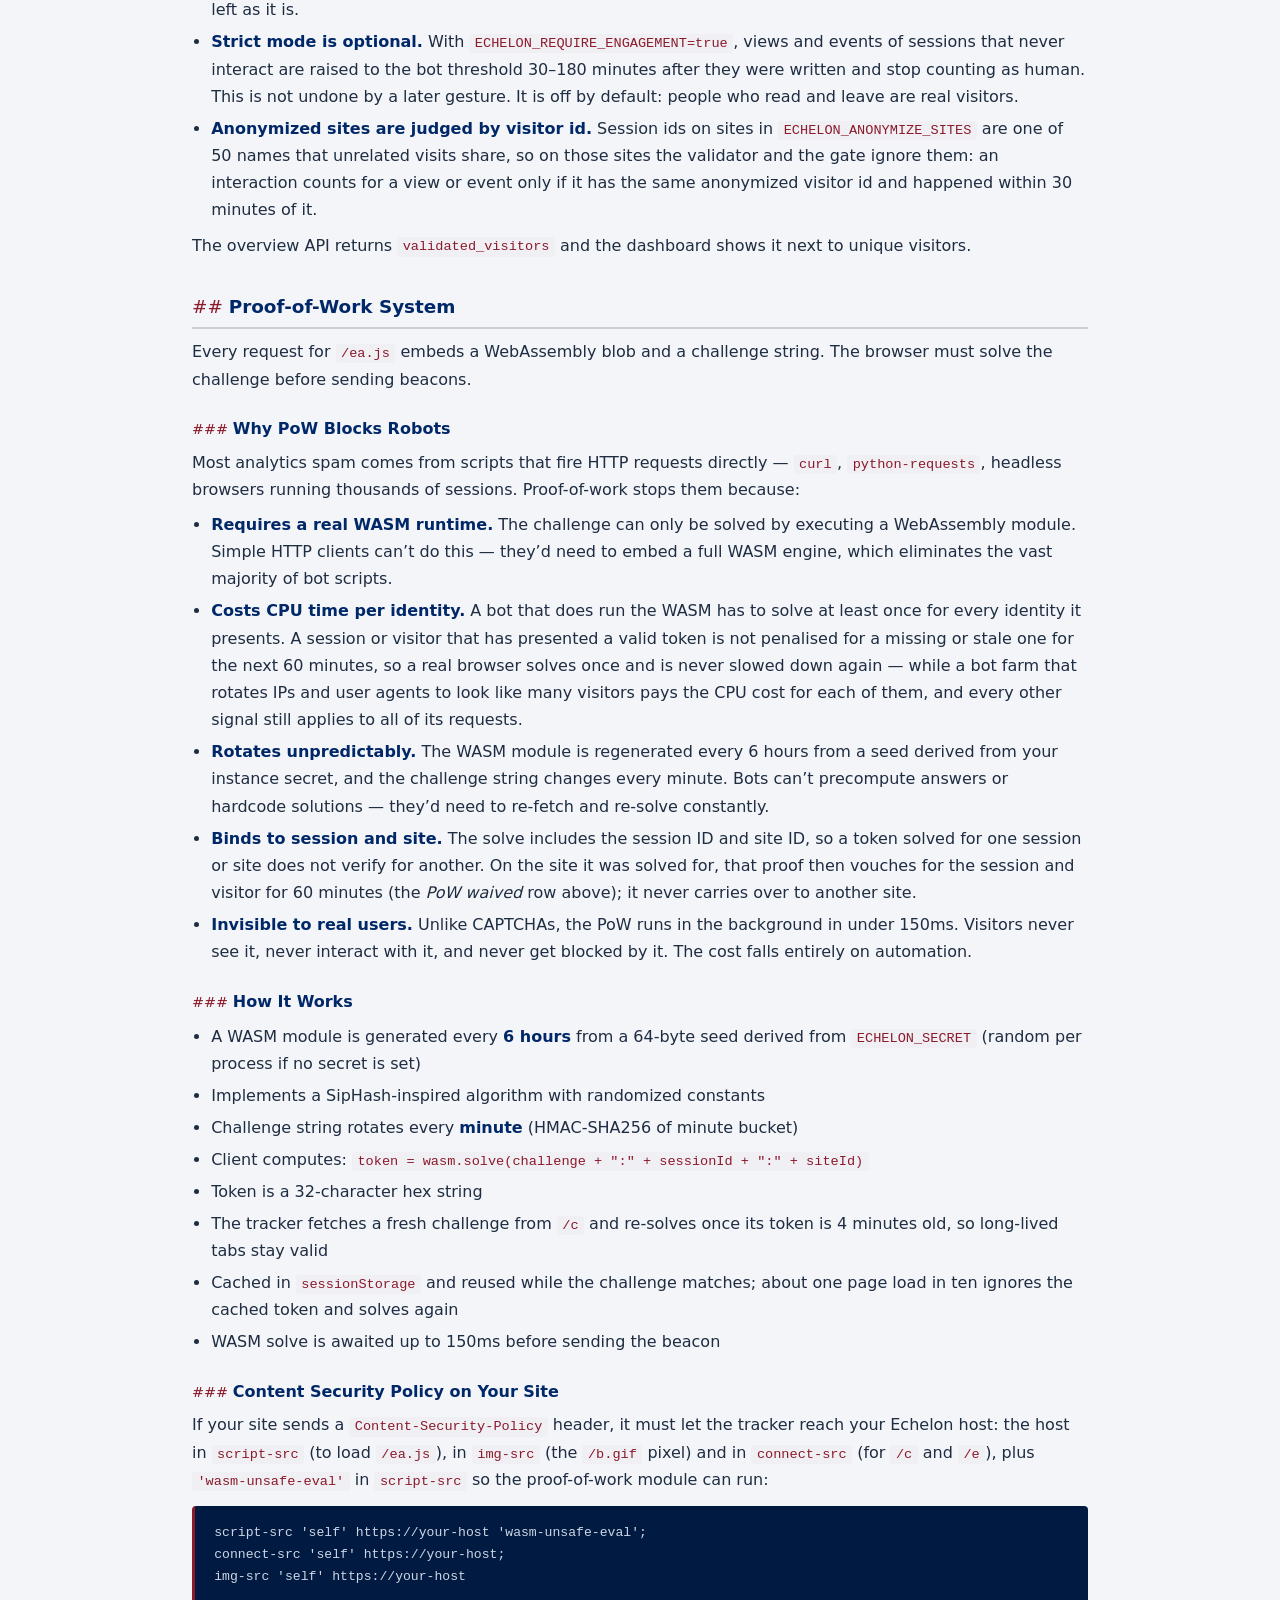
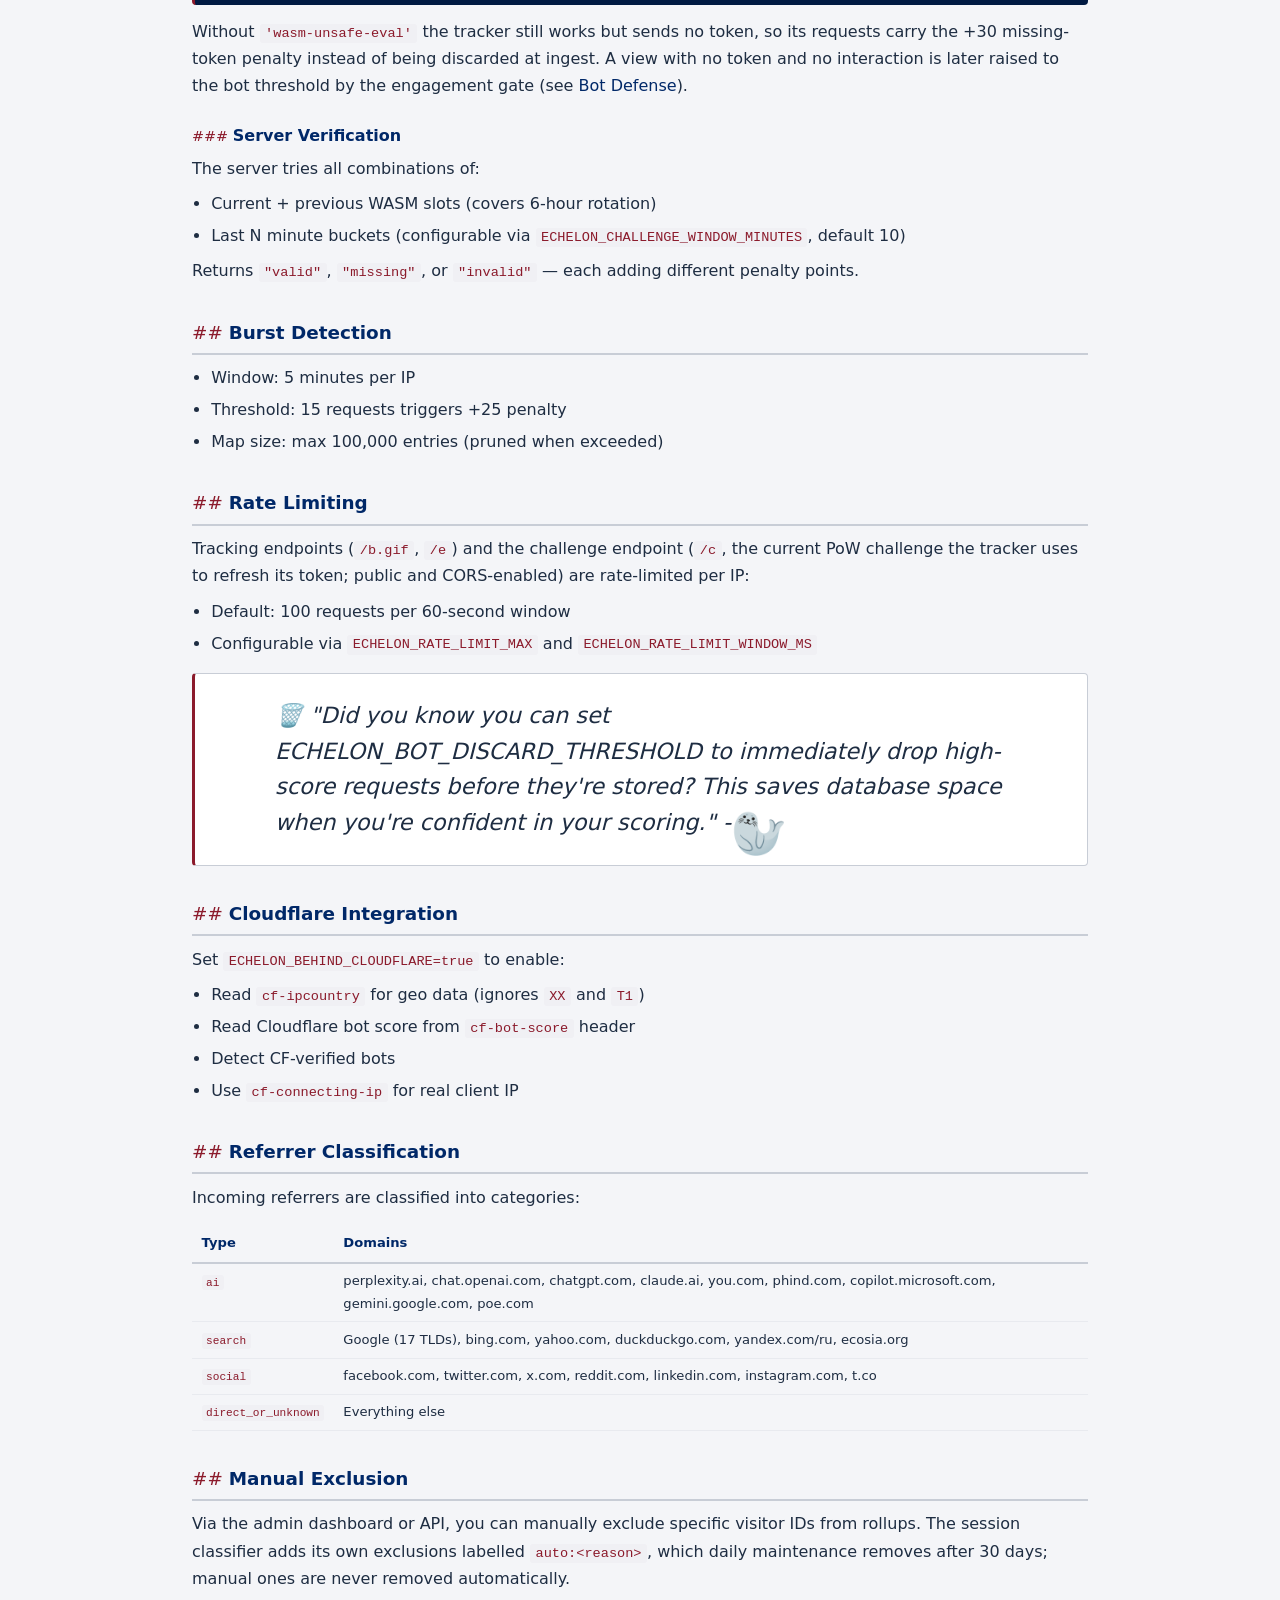
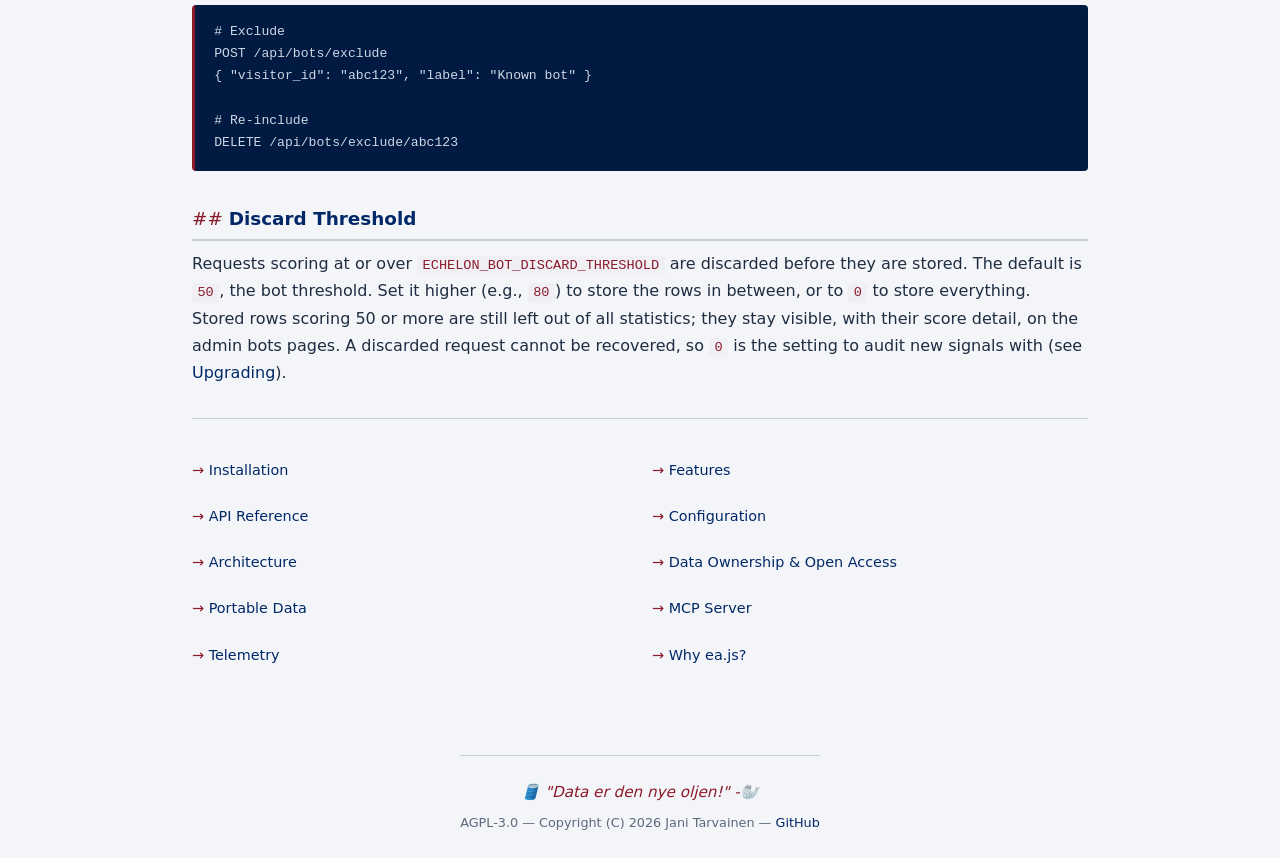
<file: docs/bot-defense.html>
<!DOCTYPE html>
<html lang="en">
<head>
<meta charset="utf-8">
<meta name="viewport" content="width=device-width, initial-scale=1">
<title>WASM Bot Defense — Echelon Analytics</title>
<meta name="description" content="WebAssembly proof-of-work bot defense: runtime-generated WASM challenges that rotate every 6 hours, heuristic scoring (0-100), Cloudflare integration, burst detection, and rate limiting.">
<link rel="canonical" href="https://ea.js.org/bot-defense.html">
<link rel="icon" href="favicon.ico">
<meta property="og:type" content="article">
<meta property="og:site_name" content="Echelon Analytics">
<meta property="og:title" content="WASM Bot Defense — Echelon Analytics">
<meta property="og:description" content="WebAssembly proof-of-work bot defense: runtime-generated WASM challenges that rotate every 6 hours, heuristic scoring, Cloudflare integration, and rate limiting.">
<meta property="og:url" content="https://ea.js.org/bot-defense.html">
<meta name="twitter:card" content="summary">
<meta name="twitter:title" content="WASM Bot Defense — Echelon Analytics">
<meta name="twitter:description" content="WebAssembly proof-of-work bot defense: runtime-generated WASM challenges, heuristic scoring, Cloudflare integration, and rate limiting.">
<link rel="stylesheet" href="css/style.css">
<script async src="https://ea.trippi.app/ea.js" data-site="ea.js.org" data-cookie></script>
</head>
<body>

<header class="site-header" style="visibility:hidden">
  <div class="site-header-inner">
    <a href="/" class="logo">Echelon <span>🩺</span></a>
    <button class="nav-toggle" aria-label="Menu" onclick="this.closest('.site-header').classList.toggle('nav-open')">🍔</button>
    <div class="nav-links">
      <a href="why-ea.html">Why ea.js?</a>
      <div class="nav-group">
        <a href="data-ownership.html" class="nav-group-label">Data Ownership &amp; Open Access <span class="caret">&#9662;</span></a>
        <div class="nav-dropdown">
          <a href="data-ownership.html">Data Ownership &amp; Open Access</a>
          <a href="portable-data.html">Portable Data</a>
          <a href="api.html">API</a>
          <a href="mcp.html">MCP</a>
        </div>
      </div>
      <div class="nav-group">
        <a href="features.html" class="nav-group-label">Features <span class="caret">&#9662;</span></a>
        <div class="nav-dropdown">
          <a href="features.html">Features</a>
          <a href="bot-defense.html">Bot Defense</a>
          <a href="architecture.html">Architecture</a>
        </div>
      </div>
      <div class="nav-group">
        <a href="installation.html" class="nav-group-label">Installation <span class="caret">&#9662;</span></a>
        <div class="nav-dropdown">
          <a href="installation.html">Installation</a>
          <a href="configuration.html">Configuration</a>
        </div>
      </div>
      <a href="telemetry.html">Telemetry</a>
    </div>
    <a href="https://ea.islets.app/admin?site_id=ea" class="nav-cta" target="_blank" rel="noopener">Live demo &rarr;</a>
  </div>
</header>

<nav><a href="/">Echelon 🩺</a> <span class="sep">/</span> Bot Defense</nav>
<main>
<h1>Bot Defense</h1>
<p class="tagline">Multi-layered bot detection: PoW challenges, heuristic scoring, and Cloudflare integration.</p>

<hr>

<h2>Overview</h2>
<p>Every incoming request is scored from 0 (definitely human) to 100 (definitely bot). Views and events with <code>bot_score &ge; 50</code> are excluded from daily rollups. Known bot User-Agents are dropped entirely before scoring.</p>

<div class="card">
  <h3>The Core Problem</h3>
  <p>Analytics tools are plagued by bot traffic that distorts your data. Echelon solves this with a novel approach: every tracker script embeds a <strong>runtime-generated WebAssembly module</strong> that browsers must solve before pageviews are accepted. Combined with heuristic scoring and optional Cloudflare integration, the result is <strong>clean analytics data</strong> without CAPTCHAs or third-party bot detection services.</p>
</div>

<h2>Known Bot UA Filter</h2>
<p>Requests matching any pattern in <code>ECHELON_BOT_UA_PATTERNS</code> are dropped before scoring. Default list includes:</p>
<ul>
  <li>Googlebot, Bingbot, Yandex, Baidu, DuckDuckBot</li>
  <li>GPTBot, ClaudeBot, ChatGPT-User, Google-Extended</li>
  <li>curl, wget, python-requests, HeadlessChrome, Puppeteer, Playwright</li>
  <li>And many more crawlers and automation tools</li>
</ul>

<h2>Bot Scoring Factors</h2>
<table>
<tr><th>Signal</th><th>Condition</th><th>Points</th></tr>
<tr><td>CF verified bot</td><td>Cloudflare confirms known bot UA</td><td>+15</td></tr>
<tr><td>CF bot score &le; 2</td><td>Very confident bot</td><td>+50</td></tr>
<tr><td>CF bot score 3&ndash;29</td><td>Likely automated</td><td>+30</td></tr>
<tr><td>CF bot score 30&ndash;50</td><td>Uncertain</td><td>+10</td></tr>
<tr><td>Interaction &lt; 850ms</td><td>Beacon fired too fast</td><td>+20</td></tr>
<tr><td>Interaction 850&ndash;1000ms</td><td>Suspiciously fast</td><td>+8</td></tr>
<tr><td>Suspect country</td><td>IP in <code>ECHELON_SUSPECT_COUNTRIES</code></td><td>+30 (configurable)</td></tr>
<tr><td>Per-site suspect country</td><td>IP in <code>ECHELON_SITE_SUSPECT_COUNTRIES</code></td><td>+30 (stacks with global)</td></tr>
<tr><td>Burst detection</td><td>&gt; 15 requests in 5-minute window</td><td>+25</td></tr>
<tr><td>Missing Accept-Language</td><td>No header present</td><td>+10</td></tr>
<tr><td>Missing Sec-CH-UA + Sec-Fetch-Site</td><td>Both headers absent</td><td>+10</td></tr>
<tr><td>Unrealistic screen</td><td>Width/height &le; 0 or &gt; 10000</td><td>+10</td></tr>
<tr><td>No referrer + deep path</td><td>Direct visit to path with &ge; 2 segments</td><td>+5</td></tr>
<tr><td>Crawler feed</td><td>User-Agent matches monperrus/crawler-user-agents</td><td>+30</td></tr>
<tr><td>AI crawler feed</td><td>User-Agent matches ai-robots-txt/robots.json</td><td>+40</td></tr>
<tr><td>Datacenter IP</td><td>Address in a published AWS, GCP, DigitalOcean or Oracle Cloud range (IPv4 and IPv6)</td><td>+24</td></tr>
<tr><td>Windows tablet mismatch</td><td>Windows UA with a 768&ndash;1024 px wide screen</td><td>+34</td></tr>
<tr><td>Linux desktop</td><td>Linux UA that is not Android (pageviews only; not scored on <code>/e</code>)</td><td>+10</td></tr>
<tr><td>Cross-site</td><td>One IP and browser on 3+ of this instance&rsquo;s sites within an hour</td><td>+34</td></tr>
<tr><td>Country mismatch</td><td>Visitor country implausible for the site&rsquo;s home (needs a home country)</td><td>+15</td></tr>
<tr><td>Cross-continent</td><td>Visitor on another continent than the site&rsquo;s home (needs a home country)</td><td>+8</td></tr>
<tr><td>Windows tablet, foreign</td><td>Windows tablet mismatch from a common-everywhere country that is not the site&rsquo;s home</td><td>+15</td></tr>
<tr><td>Linux desktop, foreign</td><td>Linux desktop with a country mismatch from a common-everywhere country</td><td>+30</td></tr>
<tr><td>Old Android, foreign</td><td>Android 6 or older with a country mismatch from a common-everywhere country</td><td>+40</td></tr>
<tr><td>PoW token missing</td><td>No proof-of-work token sent</td><td>+30</td></tr>
<tr><td>PoW token invalid (pageview)</td><td>Token fails verification on <code>/b.gif</code></td><td>+50</td></tr>
<tr><td>PoW token invalid (events)</td><td>Token fails verification on <code>/e</code></td><td>+40</td></tr>
<tr><td>PoW waived</td><td>Session or visitor already presented a valid token in the last hour (shown as <code>pow_ok</code>; <code>pow_ok_by</code> says whether the session or the visitor key granted it)</td><td>0</td></tr>
<tr><td>No interaction</td><td>No click, key press, tap or form use 5&ndash;30 minutes after the view</td><td>+15</td></tr>
<tr><td>No interaction, and a PoW penalty or a waiver by visitor key only</td><td>Carries any PoW penalty (missing or invalid token), or a waiver granted by the visitor key alone, and never interacted</td><td>raised to 50</td></tr>
<tr><td>No engagement (strict mode)</td><td>Session never interacted, 30&ndash;180 minutes after the view; only with <code>ECHELON_REQUIRE_ENGAGEMENT=true</code></td><td>raised to 50</td></tr>
</table>
<p>Score is capped at 100.</p>
<p>Every weight in this table can be changed with <code>ECHELON_BOT_SCORE_WEIGHTS</code> (<code>key:points,key:points</code>, 0&ndash;100 each; 0 turns the signal off). See <a href="configuration.html">Configuration</a> for the keys. The datacenter lists refresh every six hours; a provider whose refresh fails, is empty or shrinks to under 10% of its previous size keeps its old ranges.</p>
<p>The Windows tablet, cross-site and datacenter weights are 34, 34 and 24 rather than round numbers on purpose: a real visitor can carry any one of them, and one who then reads without clicking gets the +15 for no interaction. The sums stay under the threshold of 50. Linux desktop is scored on pageviews only, not on the events endpoint, where an invalid token is already +40.</p>

<h2>Home Audience</h2>
<p>Each site can declare a home country and language under <strong>Settings &rarr; Home Audience</strong> (or <code>PATCH /api/sites/:id</code>). The geography signals are measured against it and do nothing until it is set; they also need a visitor country, which comes from <code>ECHELON_BEHIND_CLOUDFLARE</code> or <code>ECHELON_TRUST_GEO_HEADERS</code>. Visitors from the same continent are never a mismatch, and a country the continent table does not know is never foreign. On English-language sites (or with no language set), visitors from countries that appear everywhere (US, CA, AU, NZ, JP, KR, SG, IN, TR, RU, MA, AE, MX, PK) are exempt from the country mismatch. Leave it empty for a worldwide audience.</p>
<p>The home country must be an assigned code that Echelon can place on a continent, or <code>RU</code>. Anything else (<code>UK</code> for <code>GB</code>, <code>EN</code>, <code>XX</code>) is refused with a 400, and a code of that kind already stored is treated as not set. Russia spans two continents and has none in the table, so with a home of <code>RU</code> no visitor shares its continent: every visitor from another country is a mismatch, neighbours included (the exemption above for countries that appear everywhere still holds).</p>
<p>Opting in has a cost for real visitors:</p>
<ul>
  <li><strong>Non-English sites.</strong> A Linux desktop or an Android 6 or older visitor from one of those countries scores 63 from these signals alone, over the threshold of 50, and is not counted. Other foreign visitors carry 15 to 23 points.</li>
  <li><strong>Windows scaled displays.</strong> The tracker reports <code>screen.width</code> in CSS pixels, so a real Windows laptop with display scaling can land in the 768&ndash;1024 band (for example 1280 wide at 125%, or 1366 at 150%) and carry +34. Lower <code>win_tablet_mismatch</code> or set it to 0 if your audience uses such displays.</li>
  <li><strong>Sibling sites.</strong> Cross-site counts an address and browser on three or more of your sites within an hour. A person who browses sites you run together will trip it. Browsers now send nearly identical user agents, so people who share one address (an office, a campus, a mobile carrier) pool into one count as well. Set <code>cross_site:0</code> on an instance whose sites share an audience. It is scored on the pageview beacon only, and never when the client address cannot be resolved (no peer address, or a forwarded header arriving without <code>ECHELON_TRUST_PROXY</code>).</li>
</ul>

<h2>Session Classifier</h2>
<p>Some bots are only visible across requests. Every 15 minutes Echelon reviews the last 30 minutes, judging a visitor or session once its oldest view in that window is 12 minutes old:</p>
<ul>
  <li><strong>Session velocity</strong> &mdash; six or more page visits, to six or more different pages, averaging three seconds apart or less. Pages are told apart by pathname, and consecutive views of one page count once: views that differ only in query string or fragment (pagination, a carousel, a map that keeps its state in the URL) are one page.</li>
  <li><strong>OS rotation</strong> &mdash; three or more names of one operating-system vendor family on one session or visitor.</li>
  <li><strong>OS family flip</strong> &mdash; one session or visitor on two operating-system vendors (Apple, Android, Windows).</li>
  <li><strong>Burst cohort</strong> &mdash; forty or more single-page sessions with the same country and screen size, from a different continent than the site&rsquo;s home country (needs a home country; does nothing when either country has no known continent).</li>
</ul>
<p>The first run is two minutes after start. Flagged rows are scored 60 and the visitor is excluded automatically as <code>auto:&lt;reason&gt;</code> for 30 days; removing the exclusion on the admin bots page reverses a wrong one, and excluding such a visitor by hand replaces the <code>auto:</code> label, which makes the exclusion permanent. Validated visitors are spared by session velocity and OS rotation, but <strong>not</strong> by OS family flip and burst cohort, whose patterns cannot be one real person. As a side effect, browser DevTools device emulation or a user-agent switcher in one tab can trip OS family flip on yourself. On anonymized sites, findings keyed on the session are skipped.</p>

<h2>Duplicate Beacons</h2>
<p>Mobile networks and service workers sometimes deliver the same pageview request more than once. A beacon with the same site, session and per-pageview nonce as one recorded in the last ten minutes is answered normally but counted only once. The tracker draws a random nonce for each landing pageview, so a reload or new page load is counted. A beacon without a well-formed nonce is always counted, and SPA navigation beacons and beacons without a session id are exempt.</p>

<h2>Validated Visitors</h2>
<p>A bot score measures suspicion. <strong>Validated</strong> measures proof: the session did something only a person does. The tracker reports the first click, key press or tap on each page as an <code>engage</code> event. A background validator (every minute) marks a view validated once its session has an interaction event and stayed on the page for at least two seconds, or showed a later interaction plus two distinct interaction types.</p>
<ul>
  <li><strong>Interaction events</strong> prove a gesture: <code>engage</code>, <code>click</code>, <code>ad_click</code>, <code>form_focus</code>, <code>form_blur</code>, <code>form_submit</code>, <code>hover</code>, <code>outbound</code>, <code>download</code>.</li>
  <li><strong>Passive events</strong> never do: <code>bounce</code>, <code>session_end</code>, <code>session_resume</code>, <code>scroll_depth</code>, <code>web_vital</code>, <code>custom</code>. A headless page load emits all of these.</li>
  <li><strong>Retroactive penalties skip validated visitors.</strong> The fingerprint correlator waits twelve minutes before judging a visitor and never penalises one who has been validated from a non-datacenter IP. Validated views are also exempt from the engagement gate.</li>
  <li><strong>The engagement gate</strong> judges the other views. A view with no interaction 5&ndash;30 minutes after it happened gets +15; if it also carries a PoW penalty, or its PoW was waived only by the visitor key (<code>pow_ok_by: "v"</code>), it is raised to the threshold instead. A session that interacted at any time is shielded as a whole. This is why a missing token costs only +30 at ingest: a browser without WebAssembly looks like a bot, but one that also never interacts does not stay forgiven.</li>
  <li><strong>A later gesture undoes the gate.</strong> Someone who reads with a mouse wheel or trackpad may not click or press a key until after their view was judged. Each sweep first looks back 180 minutes: if the session has interacted since, exactly the points the gate added (stored in the <code>no_events</code> or <code>unproven</code> mark) are taken off again and the view can be validated. A view that the correlator or strict mode has judged in the meantime is left as it is.</li>
  <li><strong>Strict mode is optional.</strong> With <code>ECHELON_REQUIRE_ENGAGEMENT=true</code>, views and events of sessions that never interact are raised to the bot threshold 30&ndash;180 minutes after they were written and stop counting as human. This is not undone by a later gesture. It is off by default: people who read and leave are real visitors.</li>
  <li><strong>Anonymized sites are judged by visitor id.</strong> Session ids on sites in <code>ECHELON_ANONYMIZE_SITES</code> are one of 50 names that unrelated visits share, so on those sites the validator and the gate ignore them: an interaction counts for a view or event only if it has the same anonymized visitor id and happened within 30 minutes of it.</li>
</ul>
<p>The overview API returns <code>validated_visitors</code> and the dashboard shows it next to unique visitors.</p>

<h2>Proof-of-Work System</h2>
<p>Every request for <code>/ea.js</code> embeds a WebAssembly blob and a challenge string. The browser must solve the challenge before sending beacons.</p>

<h3>Why PoW Blocks Robots</h3>
<p>Most analytics spam comes from scripts that fire HTTP requests directly &mdash; <code>curl</code>, <code>python-requests</code>, headless browsers running thousands of sessions. Proof-of-work stops them because:</p>
<ul>
  <li><strong>Requires a real WASM runtime.</strong> The challenge can only be solved by executing a WebAssembly module. Simple HTTP clients can&rsquo;t do this &mdash; they&rsquo;d need to embed a full WASM engine, which eliminates the vast majority of bot scripts.</li>
  <li><strong>Costs CPU time per identity.</strong> A bot that does run the WASM has to solve at least once for every identity it presents. A session or visitor that has presented a valid token is not penalised for a missing or stale one for the next 60 minutes, so a real browser solves once and is never slowed down again &mdash; while a bot farm that rotates IPs and user agents to look like many visitors pays the CPU cost for each of them, and every other signal still applies to all of its requests.</li>
  <li><strong>Rotates unpredictably.</strong> The WASM module is regenerated every 6 hours from a seed derived from your instance secret, and the challenge string changes every minute. Bots can&rsquo;t precompute answers or hardcode solutions &mdash; they&rsquo;d need to re-fetch and re-solve constantly.</li>
  <li><strong>Binds to session and site.</strong> The solve includes the session ID and site ID, so a token solved for one session or site does not verify for another. On the site it was solved for, that proof then vouches for the session and visitor for 60 minutes (the <em>PoW waived</em> row above); it never carries over to another site.</li>
  <li><strong>Invisible to real users.</strong> Unlike CAPTCHAs, the PoW runs in the background in under 150ms. Visitors never see it, never interact with it, and never get blocked by it. The cost falls entirely on automation.</li>
</ul>

<h3>How It Works</h3>
<ul>
  <li>A WASM module is generated every <strong>6 hours</strong> from a 64-byte seed derived from <code>ECHELON_SECRET</code> (random per process if no secret is set)</li>
  <li>Implements a SipHash-inspired algorithm with randomized constants</li>
  <li>Challenge string rotates every <strong>minute</strong> (HMAC-SHA256 of minute bucket)</li>
  <li>Client computes: <code>token = wasm.solve(challenge + ":" + sessionId + ":" + siteId)</code></li>
  <li>Token is a 32-character hex string</li>
  <li>The tracker fetches a fresh challenge from <code>/c</code> and re-solves once its token is 4 minutes old, so long-lived tabs stay valid</li>
  <li>Cached in <code>sessionStorage</code> and reused while the challenge matches; about one page load in ten ignores the cached token and solves again</li>
  <li>WASM solve is awaited up to 150ms before sending the beacon</li>
</ul>

<h3>Content Security Policy on Your Site</h3>
<p>If your site sends a <code>Content-Security-Policy</code> header, it must let the tracker reach your Echelon host: the host in <code>script-src</code> (to load <code>/ea.js</code>), in <code>img-src</code> (the <code>/b.gif</code> pixel) and in <code>connect-src</code> (for <code>/c</code> and <code>/e</code>), plus <code>'wasm-unsafe-eval'</code> in <code>script-src</code> so the proof-of-work module can run:</p>
<pre>script-src 'self' https://your-host 'wasm-unsafe-eval';
connect-src 'self' https://your-host;
img-src 'self' https://your-host</pre>
<p>Without <code>'wasm-unsafe-eval'</code> the tracker still works but sends no token, so its requests carry the +30 missing-token penalty instead of being discarded at ingest. A view with no token and no interaction is later raised to the bot threshold by the engagement gate (see <a href="bot-defense.html">Bot Defense</a>).</p>

<h3>Server Verification</h3>
<p>The server tries all combinations of:</p>
<ul>
  <li>Current + previous WASM slots (covers 6-hour rotation)</li>
  <li>Last N minute buckets (configurable via <code>ECHELON_CHALLENGE_WINDOW_MINUTES</code>, default 10)</li>
</ul>
<p>Returns <code>"valid"</code>, <code>"missing"</code>, or <code>"invalid"</code> — each adding different penalty points.</p>

<h2>Burst Detection</h2>
<ul>
  <li>Window: 5 minutes per IP</li>
  <li>Threshold: 15 requests triggers +25 penalty</li>
  <li>Map size: max 100,000 entries (pruned when exceeded)</li>
</ul>

<h2>Rate Limiting</h2>
<p>Tracking endpoints (<code>/b.gif</code>, <code>/e</code>) and the challenge endpoint (<code>/c</code>, the current PoW challenge the tracker uses to refresh its token; public and CORS-enabled) are rate-limited per IP:</p>
<ul>
  <li>Default: 100 requests per 60-second window</li>
  <li>Configurable via <code>ECHELON_RATE_LIMIT_MAX</code> and <code>ECHELON_RATE_LIMIT_WINDOW_MS</code></li>
</ul>

<p class="seal-tip">🗑️ "Did you know you can set ECHELON_BOT_DISCARD_THRESHOLD to immediately drop high-score requests before they're stored? This saves database space when you're confident in your scoring." -<span class="seal">🦭</span></p>

<h2>Cloudflare Integration</h2>
<p>Set <code>ECHELON_BEHIND_CLOUDFLARE=true</code> to enable:</p>
<ul>
  <li>Read <code>cf-ipcountry</code> for geo data (ignores <code>XX</code> and <code>T1</code>)</li>
  <li>Read Cloudflare bot score from <code>cf-bot-score</code> header</li>
  <li>Detect CF-verified bots</li>
  <li>Use <code>cf-connecting-ip</code> for real client IP</li>
</ul>

<h2>Referrer Classification</h2>
<p>Incoming referrers are classified into categories:</p>
<table>
<tr><th>Type</th><th>Domains</th></tr>
<tr><td><code>ai</code></td><td>perplexity.ai, chat.openai.com, chatgpt.com, claude.ai, you.com, phind.com, copilot.microsoft.com, gemini.google.com, poe.com</td></tr>
<tr><td><code>search</code></td><td>Google (17 TLDs), bing.com, yahoo.com, duckduckgo.com, yandex.com/ru, ecosia.org</td></tr>
<tr><td><code>social</code></td><td>facebook.com, twitter.com, x.com, reddit.com, linkedin.com, instagram.com, t.co</td></tr>
<tr><td><code>direct_or_unknown</code></td><td>Everything else</td></tr>
</table>

<h2>Manual Exclusion</h2>
<p>Via the admin dashboard or API, you can manually exclude specific visitor IDs from rollups. The session classifier adds its own exclusions labelled <code>auto:&lt;reason&gt;</code>, which daily maintenance removes after 30 days; manual ones are never removed automatically.</p>
<pre># Exclude
POST /api/bots/exclude
{ "visitor_id": "abc123", "label": "Known bot" }

# Re-include
DELETE /api/bots/exclude/abc123</pre>

<h2>Discard Threshold</h2>
<p>Requests scoring at or over <code>ECHELON_BOT_DISCARD_THRESHOLD</code> are discarded before they are stored. The default is <code>50</code>, the bot threshold. Set it higher (e.g., <code>80</code>) to store the rows in between, or to <code>0</code> to store everything. Stored rows scoring 50 or more are still left out of all statistics; they stay visible, with their score detail, on the admin bots pages. A discarded request cannot be recovered, so <code>0</code> is the setting to audit new signals with (see <a href="installation.html#upgrading">Upgrading</a>).</p>

<hr>
<div class="doc-nav">
  <a href="installation.html">Installation</a>
  <a href="features.html">Features</a>
  <a href="api.html">API Reference</a>
  <a href="configuration.html">Configuration</a>
  <a href="architecture.html">Architecture</a>
  <a href="data-ownership.html">Data Ownership &amp; Open Access</a>
  <a href="portable-data.html">Portable Data</a>
  <a href="mcp.html">MCP Server</a>
  <a href="telemetry.html">Telemetry</a>
  <a href="why-ea.html">Why ea.js?</a>
</div>
</main>

<footer class="footer">
  <div class="quote">🛢️ "Data er den nye oljen!" -🦭</div>
  <div class="links">AGPL-3.0 — Copyright (C) 2026 Jani Tarvainen — <a href="https://github.com/janit/ea">GitHub</a></div>
</footer>

<script>(function(){var h=document.querySelector(".site-header");if(!h)return;var inner=h.querySelector(".site-header-inner");function check(){h.removeAttribute("data-collapsed");h.classList.remove("nav-open");if(inner.scrollWidth>inner.clientWidth+2)h.setAttribute("data-collapsed","");}window.addEventListener("resize",check);check();h.style.visibility="";})()</script>
</body>
</html>
</file>
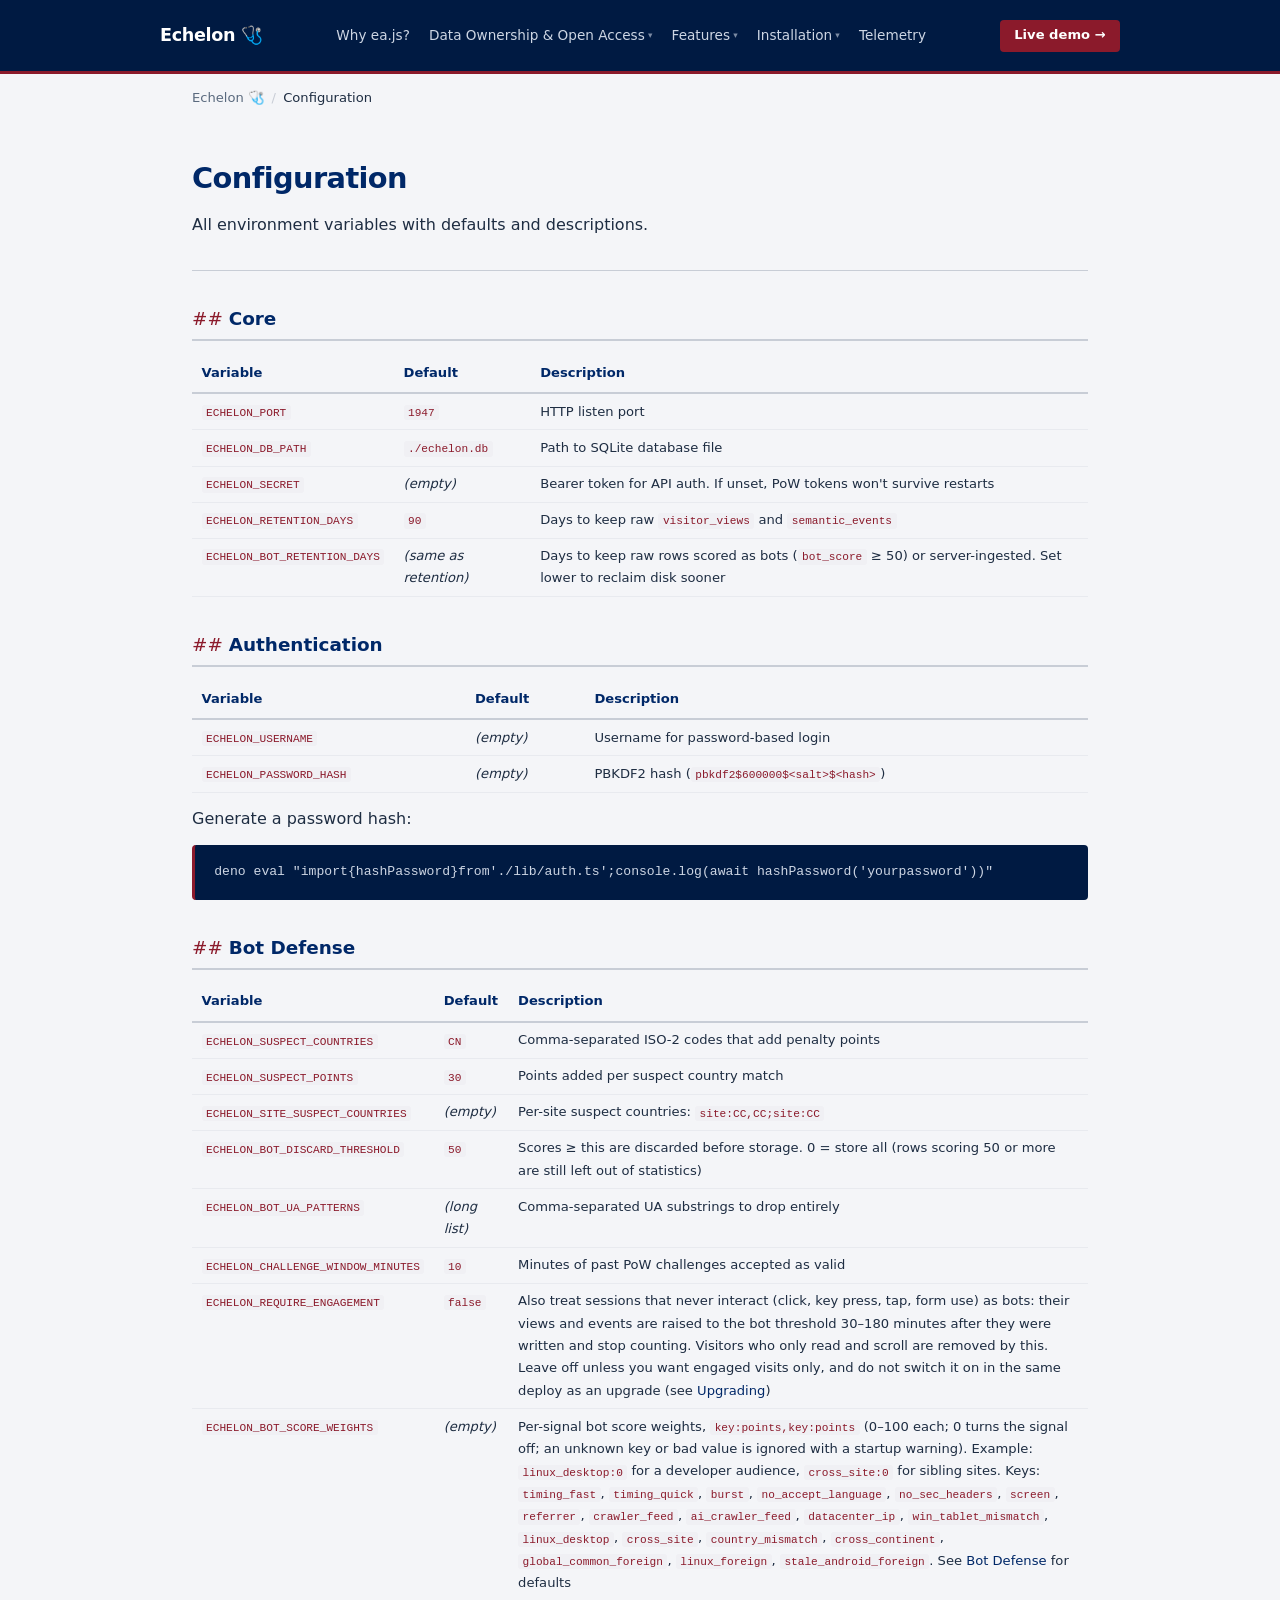
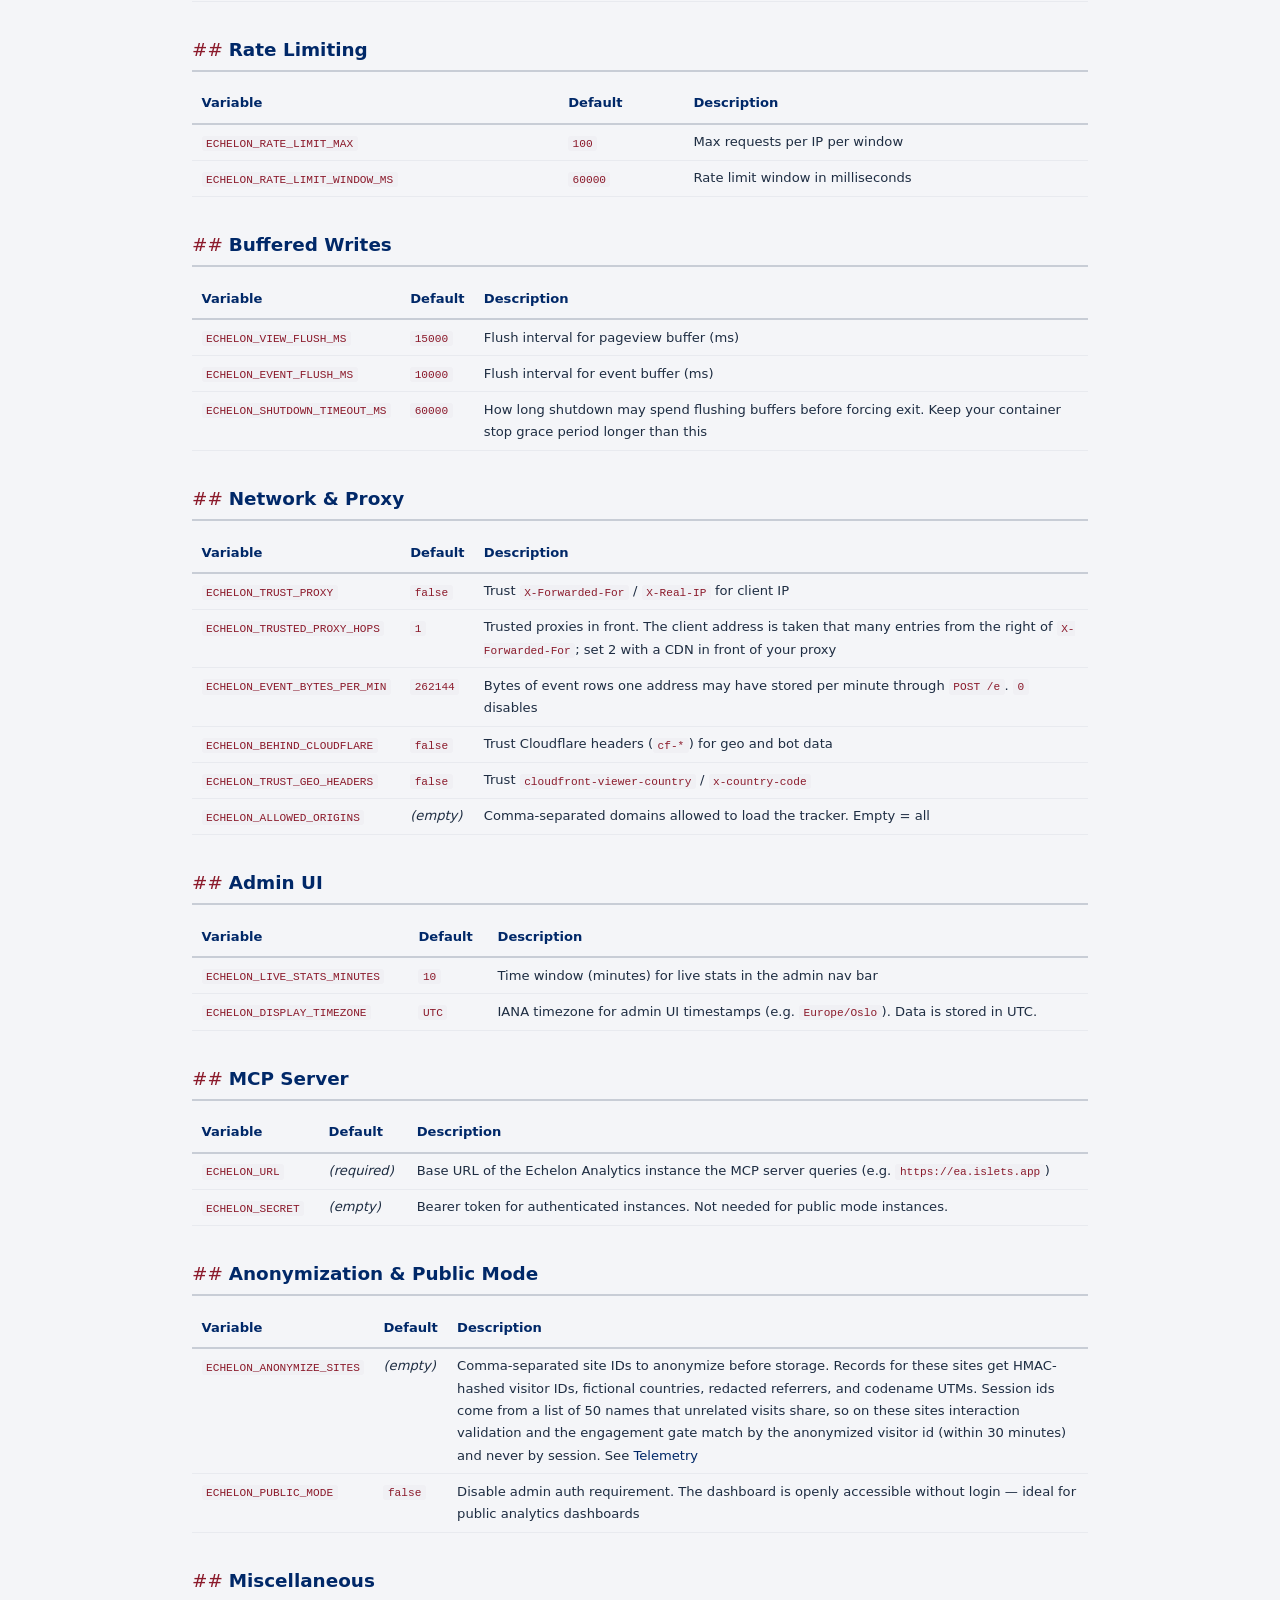
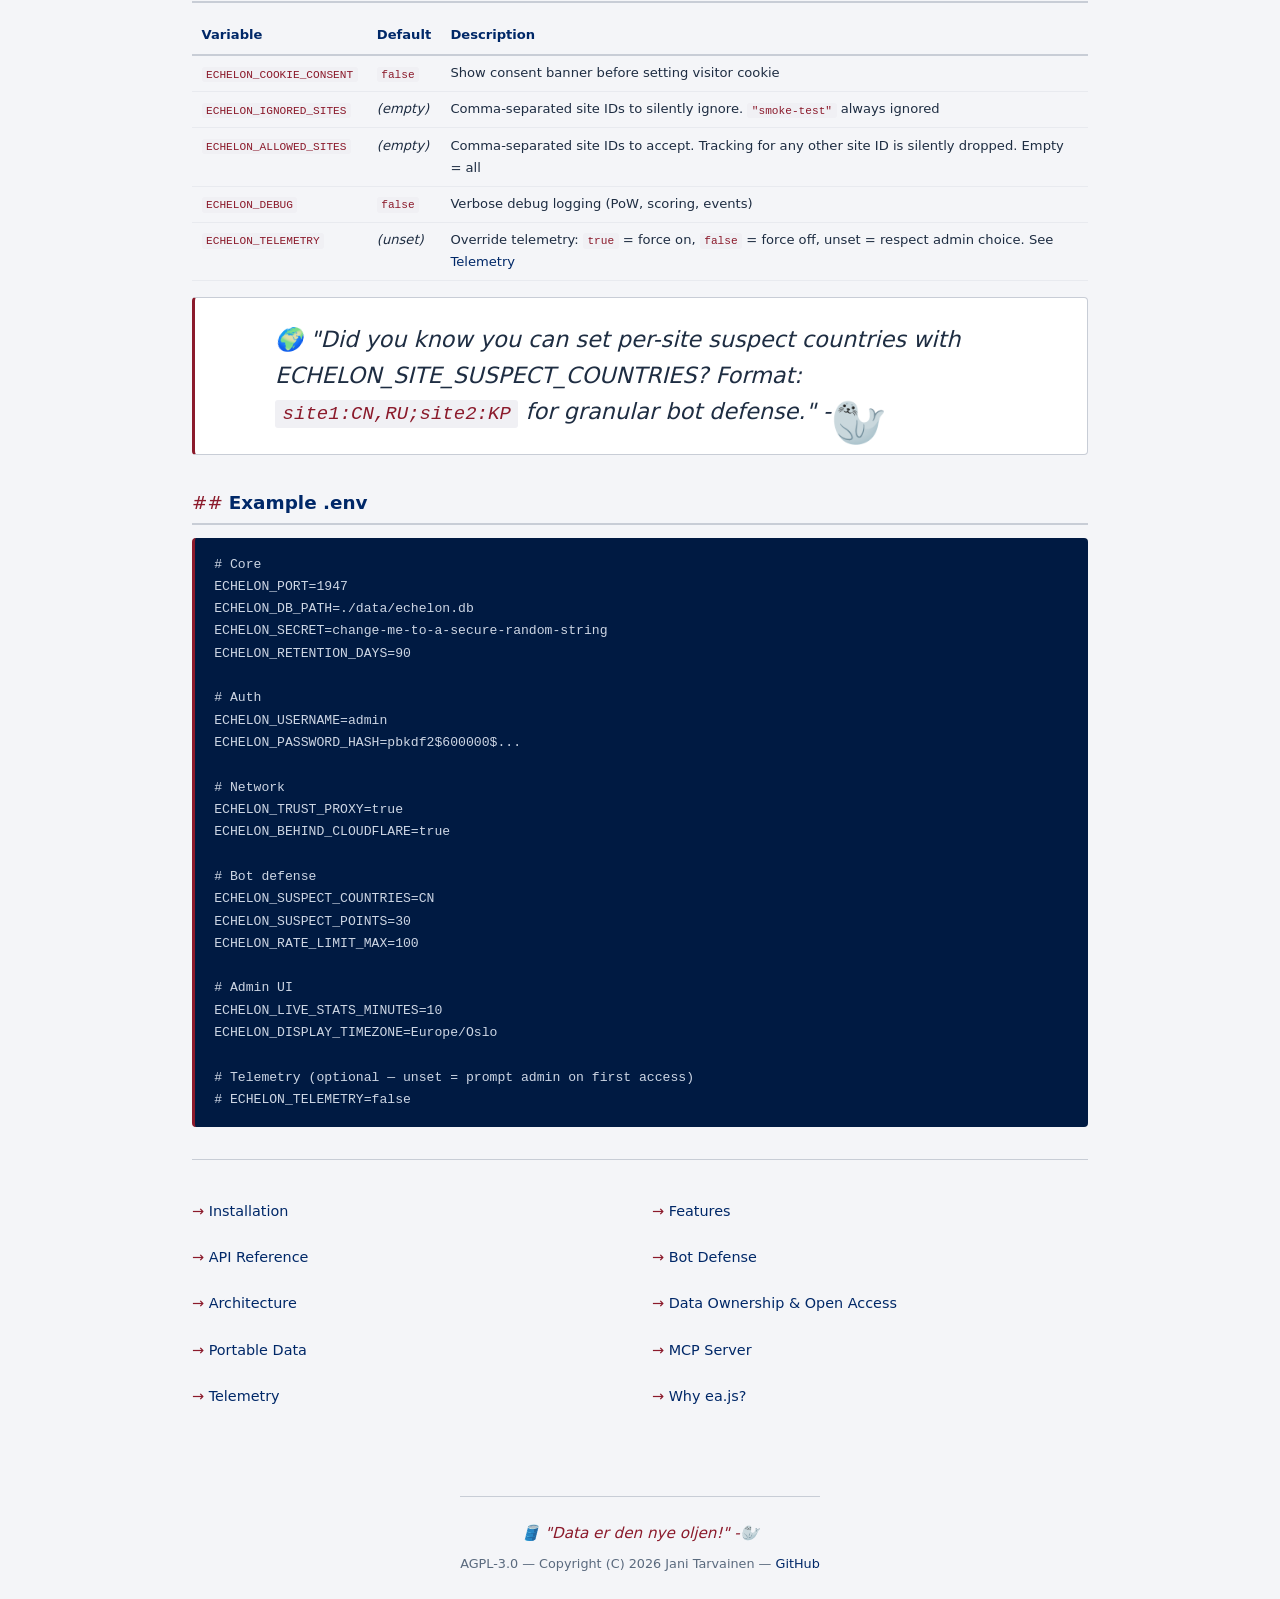
<file: docs/configuration.html>
<!DOCTYPE html>
<html lang="en">
<head>
<meta charset="utf-8">
<meta name="viewport" content="width=device-width, initial-scale=1">
<title>Configuration — Echelon Analytics</title>
<meta name="description" content="All Echelon Analytics environment variables: server, auth, bot defense, rate limiting, buffered writes, proxy settings, timezone, and Cloudflare integration.">
<link rel="canonical" href="https://ea.js.org/configuration.html">
<link rel="icon" href="favicon.ico">
<meta property="og:type" content="article">
<meta property="og:site_name" content="Echelon Analytics">
<meta property="og:title" content="Configuration — Echelon Analytics">
<meta property="og:description" content="All Echelon Analytics environment variables: server, auth, bot defense, rate limiting, buffered writes, proxy settings, timezone, and Cloudflare integration.">
<meta property="og:url" content="https://ea.js.org/configuration.html">
<meta name="twitter:card" content="summary">
<meta name="twitter:title" content="Configuration — Echelon Analytics">
<meta name="twitter:description" content="All Echelon Analytics environment variables: server, auth, bot defense, rate limiting, buffered writes, and proxy settings.">
<link rel="stylesheet" href="css/style.css">
<script async src="https://ea.trippi.app/ea.js" data-site="ea.js.org" data-cookie></script>
</head>
<body>

<header class="site-header" style="visibility:hidden">
  <div class="site-header-inner">
    <a href="/" class="logo">Echelon <span>🩺</span></a>
    <button class="nav-toggle" aria-label="Menu" onclick="this.closest('.site-header').classList.toggle('nav-open')">🍔</button>
    <div class="nav-links">
      <a href="why-ea.html">Why ea.js?</a>
      <div class="nav-group">
        <a href="data-ownership.html" class="nav-group-label">Data Ownership &amp; Open Access <span class="caret">&#9662;</span></a>
        <div class="nav-dropdown">
          <a href="data-ownership.html">Data Ownership &amp; Open Access</a>
          <a href="portable-data.html">Portable Data</a>
          <a href="api.html">API</a>
          <a href="mcp.html">MCP</a>
        </div>
      </div>
      <div class="nav-group">
        <a href="features.html" class="nav-group-label">Features <span class="caret">&#9662;</span></a>
        <div class="nav-dropdown">
          <a href="features.html">Features</a>
          <a href="bot-defense.html">Bot Defense</a>
          <a href="architecture.html">Architecture</a>
        </div>
      </div>
      <div class="nav-group">
        <a href="installation.html" class="nav-group-label">Installation <span class="caret">&#9662;</span></a>
        <div class="nav-dropdown">
          <a href="installation.html">Installation</a>
          <a href="configuration.html">Configuration</a>
        </div>
      </div>
      <a href="telemetry.html">Telemetry</a>
    </div>
    <a href="https://ea.islets.app/admin?site_id=ea" class="nav-cta" target="_blank" rel="noopener">Live demo &rarr;</a>
  </div>
</header>

<nav><a href="/">Echelon 🩺</a> <span class="sep">/</span> Configuration</nav>
<main>
<h1>Configuration</h1>
<p class="tagline">All environment variables with defaults and descriptions.</p>

<hr>

<h2>Core</h2>
<table>
<tr><th>Variable</th><th>Default</th><th>Description</th></tr>
<tr><td><code>ECHELON_PORT</code></td><td><code>1947</code></td><td>HTTP listen port</td></tr>
<tr><td><code>ECHELON_DB_PATH</code></td><td><code>./echelon.db</code></td><td>Path to SQLite database file</td></tr>
<tr><td><code>ECHELON_SECRET</code></td><td><em>(empty)</em></td><td>Bearer token for API auth. If unset, PoW tokens won't survive restarts</td></tr>
<tr><td><code>ECHELON_RETENTION_DAYS</code></td><td><code>90</code></td><td>Days to keep raw <code>visitor_views</code> and <code>semantic_events</code></td></tr>
<tr><td><code>ECHELON_BOT_RETENTION_DAYS</code></td><td><em>(same as retention)</em></td><td>Days to keep raw rows scored as bots (<code>bot_score</code> &ge; 50) or server-ingested. Set lower to reclaim disk sooner</td></tr>
</table>

<h2>Authentication</h2>
<table>
<tr><th>Variable</th><th>Default</th><th>Description</th></tr>
<tr><td><code>ECHELON_USERNAME</code></td><td><em>(empty)</em></td><td>Username for password-based login</td></tr>
<tr><td><code>ECHELON_PASSWORD_HASH</code></td><td><em>(empty)</em></td><td>PBKDF2 hash (<code>pbkdf2$600000$&lt;salt&gt;$&lt;hash&gt;</code>)</td></tr>
</table>
<p>Generate a password hash:</p>
<pre>deno eval "import{hashPassword}from'./lib/auth.ts';console.log(await hashPassword('yourpassword'))"</pre>

<h2>Bot Defense</h2>
<table>
<tr><th>Variable</th><th>Default</th><th>Description</th></tr>
<tr><td><code>ECHELON_SUSPECT_COUNTRIES</code></td><td><code>CN</code></td><td>Comma-separated ISO-2 codes that add penalty points</td></tr>
<tr><td><code>ECHELON_SUSPECT_POINTS</code></td><td><code>30</code></td><td>Points added per suspect country match</td></tr>
<tr><td><code>ECHELON_SITE_SUSPECT_COUNTRIES</code></td><td><em>(empty)</em></td><td>Per-site suspect countries: <code>site:CC,CC;site:CC</code></td></tr>
<tr><td><code>ECHELON_BOT_DISCARD_THRESHOLD</code></td><td><code>50</code></td><td>Scores &ge; this are discarded before storage. 0 = store all (rows scoring 50 or more are still left out of statistics)</td></tr>
<tr><td><code>ECHELON_BOT_UA_PATTERNS</code></td><td><em>(long list)</em></td><td>Comma-separated UA substrings to drop entirely</td></tr>
<tr><td><code>ECHELON_CHALLENGE_WINDOW_MINUTES</code></td><td><code>10</code></td><td>Minutes of past PoW challenges accepted as valid</td></tr>
<tr><td><code>ECHELON_REQUIRE_ENGAGEMENT</code></td><td><code>false</code></td><td>Also treat sessions that never interact (click, key press, tap, form use) as bots: their views and events are raised to the bot threshold 30&ndash;180 minutes after they were written and stop counting. Visitors who only read and scroll are removed by this. Leave off unless you want engaged visits only, and do not switch it on in the same deploy as an upgrade (see <a href="installation.html#upgrading">Upgrading</a>)</td></tr>
<tr><td><code>ECHELON_BOT_SCORE_WEIGHTS</code></td><td><em>(empty)</em></td><td>Per-signal bot score weights, <code>key:points,key:points</code> (0&ndash;100 each; 0 turns the signal off; an unknown key or bad value is ignored with a startup warning). Example: <code>linux_desktop:0</code> for a developer audience, <code>cross_site:0</code> for sibling sites. Keys: <code>timing_fast</code>, <code>timing_quick</code>, <code>burst</code>, <code>no_accept_language</code>, <code>no_sec_headers</code>, <code>screen</code>, <code>referrer</code>, <code>crawler_feed</code>, <code>ai_crawler_feed</code>, <code>datacenter_ip</code>, <code>win_tablet_mismatch</code>, <code>linux_desktop</code>, <code>cross_site</code>, <code>country_mismatch</code>, <code>cross_continent</code>, <code>global_common_foreign</code>, <code>linux_foreign</code>, <code>stale_android_foreign</code>. See <a href="bot-defense.html">Bot Defense</a> for defaults</td></tr>
</table>

<h2>Rate Limiting</h2>
<table>
<tr><th>Variable</th><th>Default</th><th>Description</th></tr>
<tr><td><code>ECHELON_RATE_LIMIT_MAX</code></td><td><code>100</code></td><td>Max requests per IP per window</td></tr>
<tr><td><code>ECHELON_RATE_LIMIT_WINDOW_MS</code></td><td><code>60000</code></td><td>Rate limit window in milliseconds</td></tr>
</table>

<h2>Buffered Writes</h2>
<table>
<tr><th>Variable</th><th>Default</th><th>Description</th></tr>
<tr><td><code>ECHELON_VIEW_FLUSH_MS</code></td><td><code>15000</code></td><td>Flush interval for pageview buffer (ms)</td></tr>
<tr><td><code>ECHELON_EVENT_FLUSH_MS</code></td><td><code>10000</code></td><td>Flush interval for event buffer (ms)</td></tr>
<tr><td><code>ECHELON_SHUTDOWN_TIMEOUT_MS</code></td><td><code>60000</code></td><td>How long shutdown may spend flushing buffers before forcing exit. Keep your container stop grace period longer than this</td></tr>
</table>

<h2>Network &amp; Proxy</h2>
<table>
<tr><th>Variable</th><th>Default</th><th>Description</th></tr>
<tr><td><code>ECHELON_TRUST_PROXY</code></td><td><code>false</code></td><td>Trust <code>X-Forwarded-For</code> / <code>X-Real-IP</code> for client IP</td></tr>
<tr><td><code>ECHELON_TRUSTED_PROXY_HOPS</code></td><td><code>1</code></td><td>Trusted proxies in front. The client address is taken that many entries from the right of <code>X-Forwarded-For</code>; set 2 with a CDN in front of your proxy</td></tr>
<tr><td><code>ECHELON_EVENT_BYTES_PER_MIN</code></td><td><code>262144</code></td><td>Bytes of event rows one address may have stored per minute through <code>POST /e</code>. <code>0</code> disables</td></tr>
<tr><td><code>ECHELON_BEHIND_CLOUDFLARE</code></td><td><code>false</code></td><td>Trust Cloudflare headers (<code>cf-*</code>) for geo and bot data</td></tr>
<tr><td><code>ECHELON_TRUST_GEO_HEADERS</code></td><td><code>false</code></td><td>Trust <code>cloudfront-viewer-country</code> / <code>x-country-code</code></td></tr>
<tr><td><code>ECHELON_ALLOWED_ORIGINS</code></td><td><em>(empty)</em></td><td>Comma-separated domains allowed to load the tracker. Empty = all</td></tr>
</table>

<h2>Admin UI</h2>
<table>
<tr><th>Variable</th><th>Default</th><th>Description</th></tr>
<tr><td><code>ECHELON_LIVE_STATS_MINUTES</code></td><td><code>10</code></td><td>Time window (minutes) for live stats in the admin nav bar</td></tr>
<tr><td><code>ECHELON_DISPLAY_TIMEZONE</code></td><td><code>UTC</code></td><td>IANA timezone for admin UI timestamps (e.g. <code>Europe/Oslo</code>). Data is stored in UTC.</td></tr>
</table>

<h2>MCP Server</h2>
<table>
<tr><th>Variable</th><th>Default</th><th>Description</th></tr>
<tr><td><code>ECHELON_URL</code></td><td><em>(required)</em></td><td>Base URL of the Echelon Analytics instance the MCP server queries (e.g. <code>https://ea.islets.app</code>)</td></tr>
<tr><td><code>ECHELON_SECRET</code></td><td><em>(empty)</em></td><td>Bearer token for authenticated instances. Not needed for public mode instances.</td></tr>
</table>

<h2>Anonymization &amp; Public Mode</h2>
<table>
<tr><th>Variable</th><th>Default</th><th>Description</th></tr>
<tr><td><code>ECHELON_ANONYMIZE_SITES</code></td><td><em>(empty)</em></td><td>Comma-separated site IDs to anonymize before storage. Records for these sites get HMAC-hashed visitor IDs, fictional countries, redacted referrers, and codename UTMs. Session ids come from a list of 50 names that unrelated visits share, so on these sites interaction validation and the engagement gate match by the anonymized visitor id (within 30 minutes) and never by session. See <a href="telemetry.html">Telemetry</a></td></tr>
<tr><td><code>ECHELON_PUBLIC_MODE</code></td><td><code>false</code></td><td>Disable admin auth requirement. The dashboard is openly accessible without login — ideal for public analytics dashboards</td></tr>
</table>

<h2>Miscellaneous</h2>
<table>
<tr><th>Variable</th><th>Default</th><th>Description</th></tr>
<tr><td><code>ECHELON_COOKIE_CONSENT</code></td><td><code>false</code></td><td>Show consent banner before setting visitor cookie</td></tr>
<tr><td><code>ECHELON_IGNORED_SITES</code></td><td><em>(empty)</em></td><td>Comma-separated site IDs to silently ignore. <code>"smoke-test"</code> always ignored</td></tr>
<tr><td><code>ECHELON_ALLOWED_SITES</code></td><td><em>(empty)</em></td><td>Comma-separated site IDs to accept. Tracking for any other site ID is silently dropped. Empty = all</td></tr>
<tr><td><code>ECHELON_DEBUG</code></td><td><code>false</code></td><td>Verbose debug logging (PoW, scoring, events)</td></tr>
<tr><td><code>ECHELON_TELEMETRY</code></td><td><em>(unset)</em></td><td>Override telemetry: <code>true</code> = force on, <code>false</code> = force off, unset = respect admin choice. See <a href="telemetry.html">Telemetry</a></td></tr>
</table>

<p class="seal-tip">🌍 "Did you know you can set per-site suspect countries with ECHELON_SITE_SUSPECT_COUNTRIES? Format: <code>site1:CN,RU;site2:KP</code> for granular bot defense." -<span class="seal">🦭</span></p>

<h2>Example .env</h2>
<pre># Core
ECHELON_PORT=1947
ECHELON_DB_PATH=./data/echelon.db
ECHELON_SECRET=change-me-to-a-secure-random-string
ECHELON_RETENTION_DAYS=90

# Auth
ECHELON_USERNAME=admin
ECHELON_PASSWORD_HASH=pbkdf2$600000$...

# Network
ECHELON_TRUST_PROXY=true
ECHELON_BEHIND_CLOUDFLARE=true

# Bot defense
ECHELON_SUSPECT_COUNTRIES=CN
ECHELON_SUSPECT_POINTS=30
ECHELON_RATE_LIMIT_MAX=100

# Admin UI
ECHELON_LIVE_STATS_MINUTES=10
ECHELON_DISPLAY_TIMEZONE=Europe/Oslo

# Telemetry (optional — unset = prompt admin on first access)
# ECHELON_TELEMETRY=false</pre>

<hr>
<div class="doc-nav">
  <a href="installation.html">Installation</a>
  <a href="features.html">Features</a>
  <a href="api.html">API Reference</a>
  <a href="bot-defense.html">Bot Defense</a>
  <a href="architecture.html">Architecture</a>
  <a href="data-ownership.html">Data Ownership &amp; Open Access</a>
  <a href="portable-data.html">Portable Data</a>
  <a href="mcp.html">MCP Server</a>
  <a href="telemetry.html">Telemetry</a>
  <a href="why-ea.html">Why ea.js?</a>
</div>
</main>

<footer class="footer">
  <div class="quote">🛢️ "Data er den nye oljen!" -🦭</div>
  <div class="links">AGPL-3.0 — Copyright (C) 2026 Jani Tarvainen — <a href="https://github.com/janit/ea">GitHub</a></div>
</footer>

<script>(function(){var h=document.querySelector(".site-header");if(!h)return;var inner=h.querySelector(".site-header-inner");function check(){h.removeAttribute("data-collapsed");h.classList.remove("nav-open");if(inner.scrollWidth>inner.clientWidth+2)h.setAttribute("data-collapsed","");}window.addEventListener("resize",check);check();h.style.visibility="";})()</script>
</body>
</html>
</file>
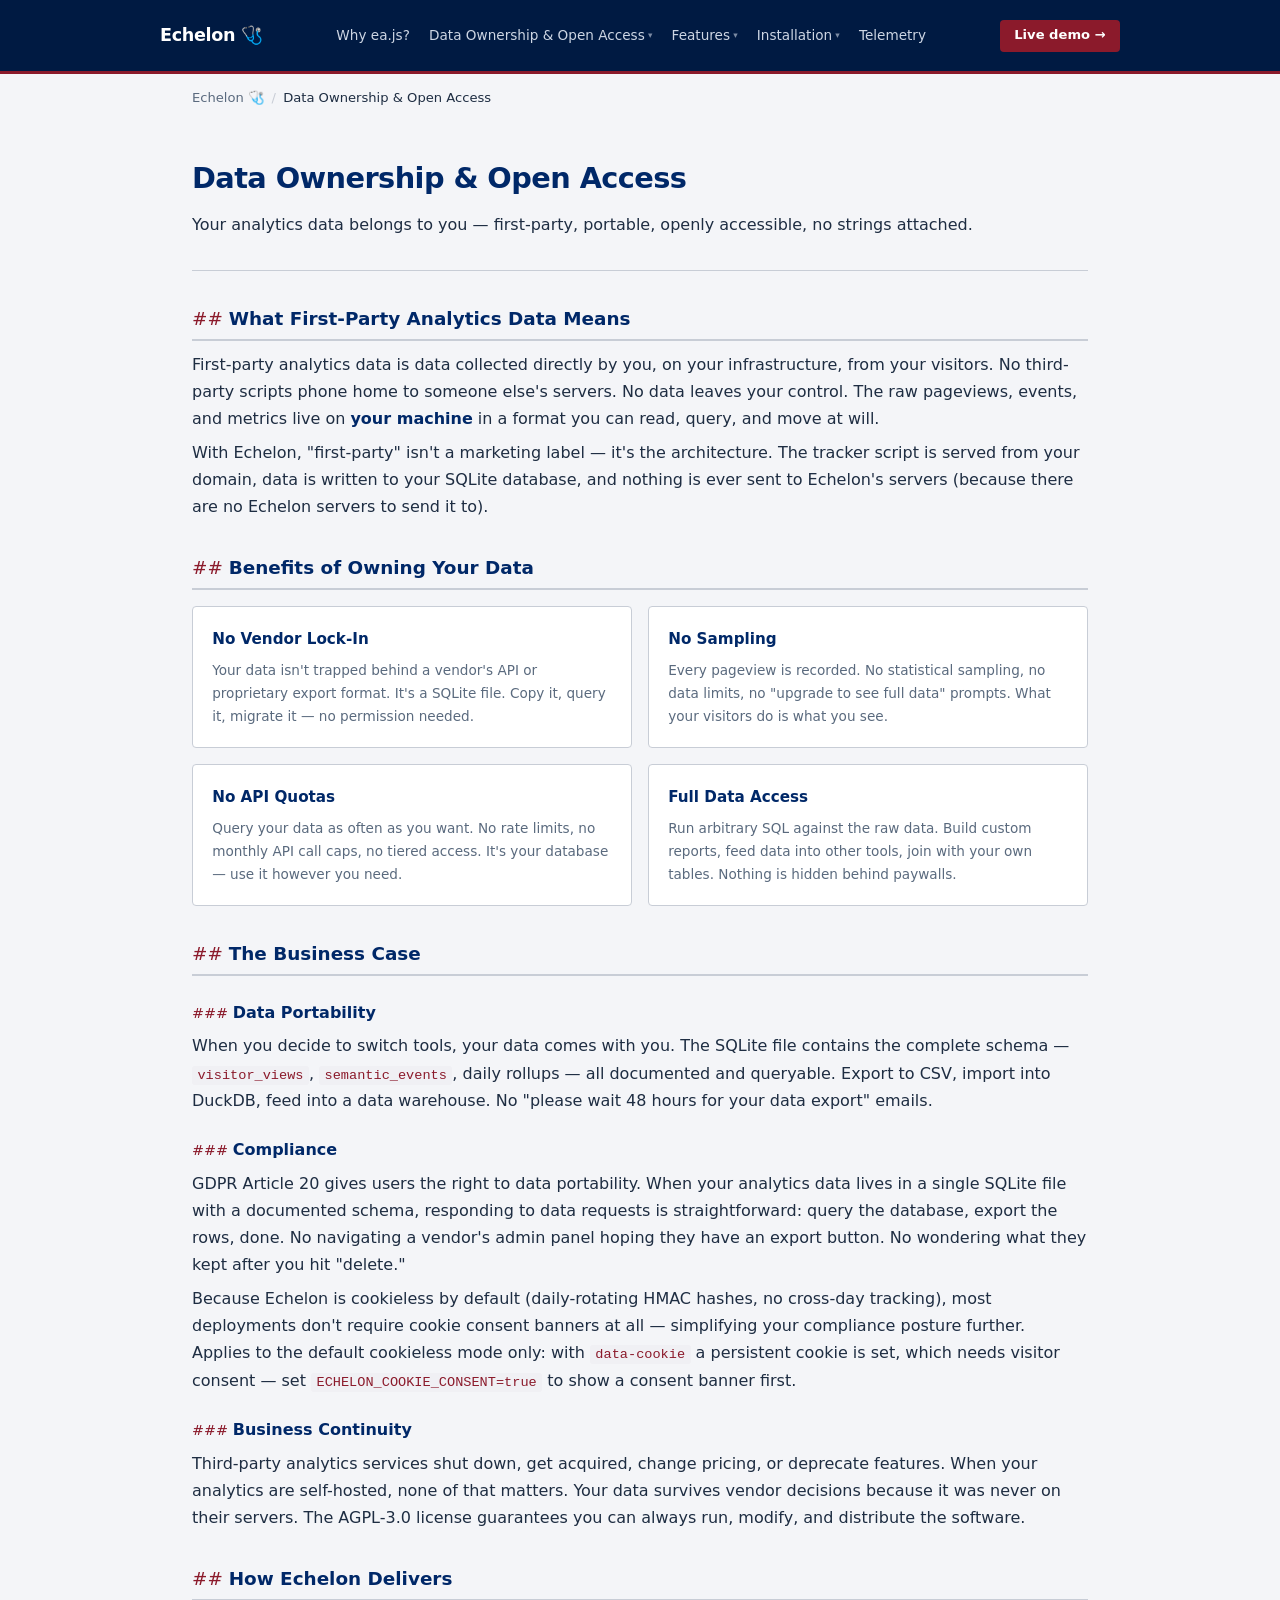
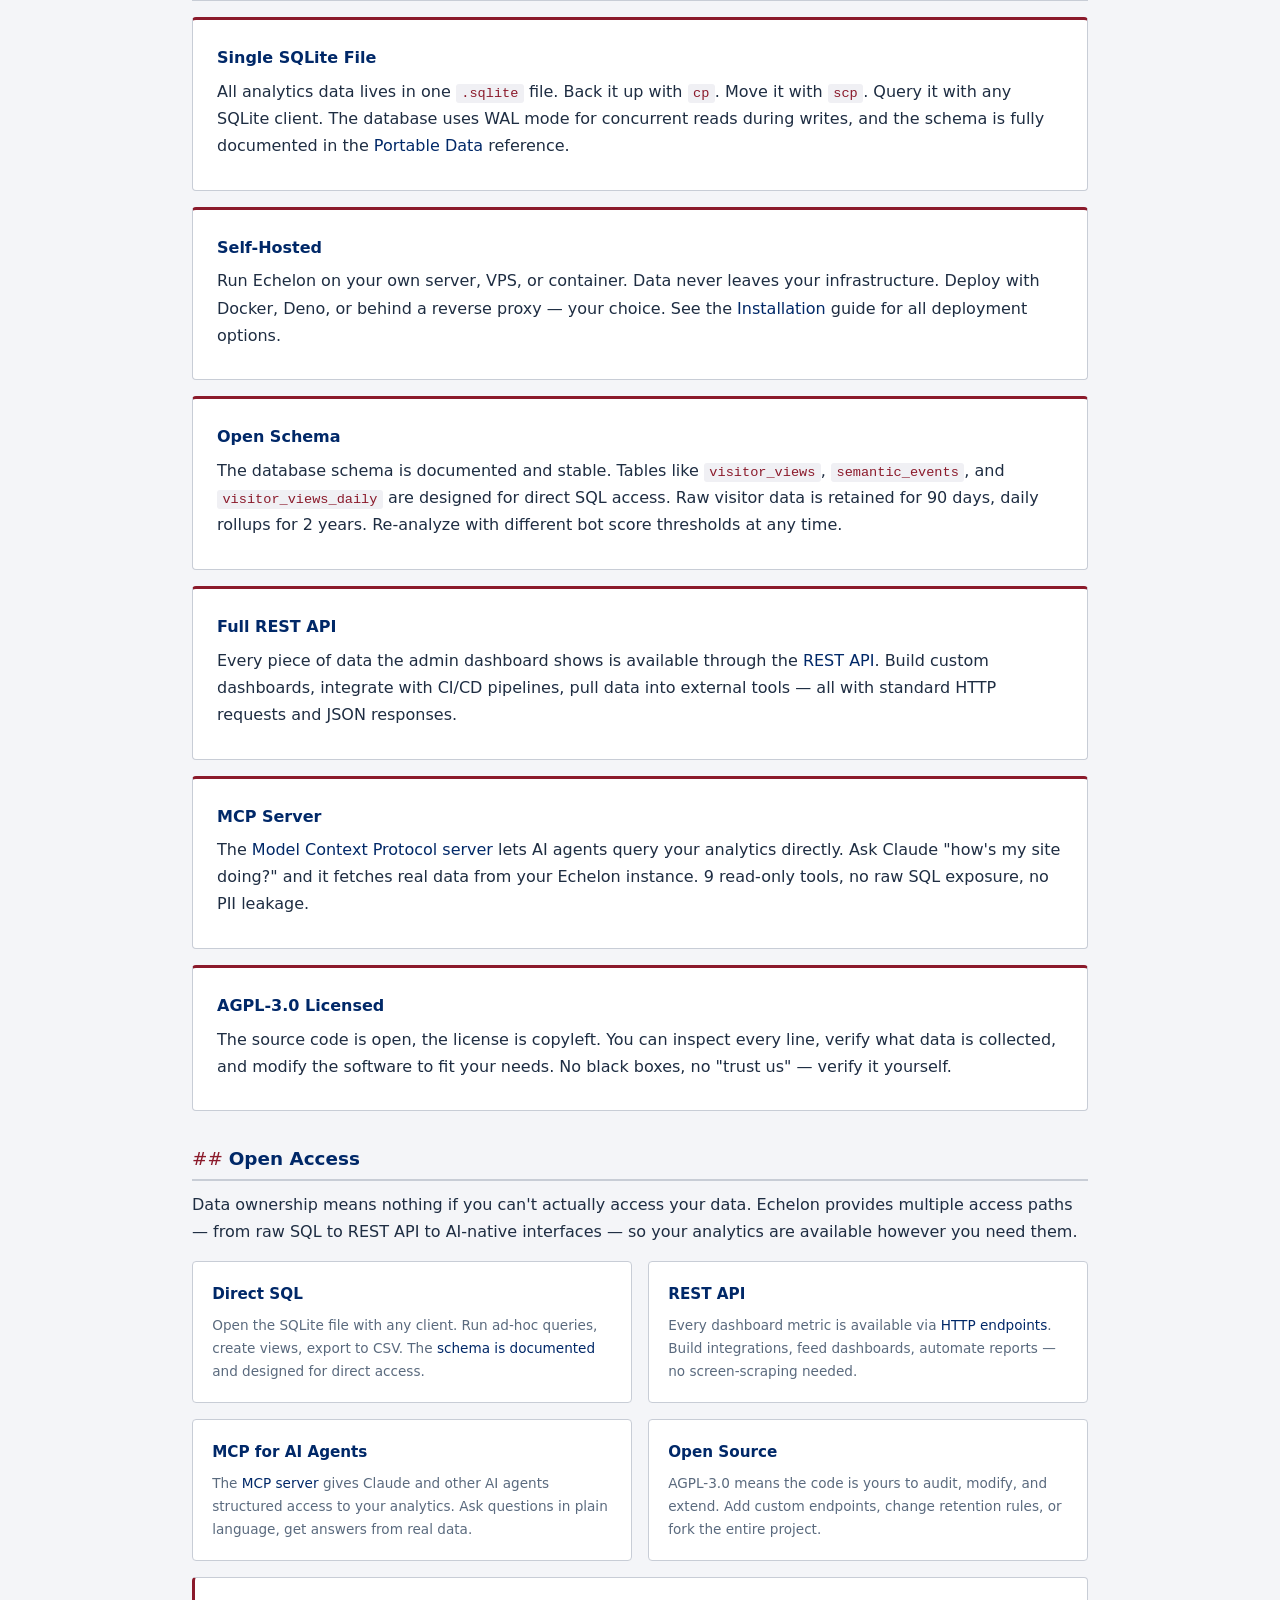
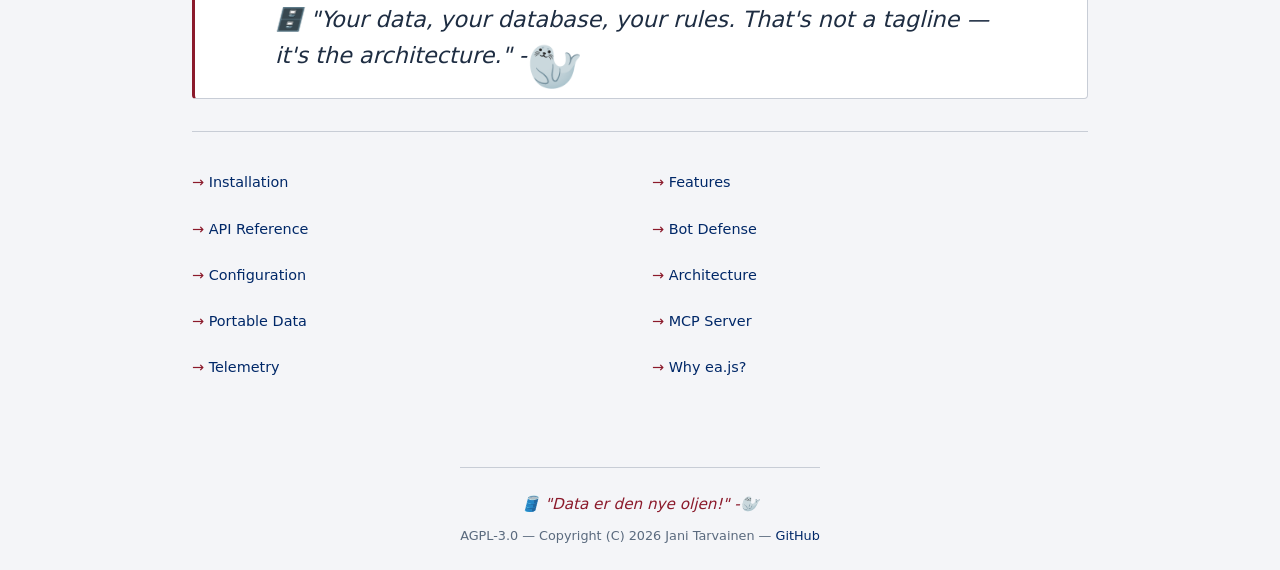
<file: docs/data-ownership.html>
<!DOCTYPE html>
<html lang="en">
<head>
<meta charset="utf-8">
<meta name="viewport" content="width=device-width, initial-scale=1">
<title>Data Ownership &amp; Open Access — Echelon Analytics</title>
<meta name="description" content="Own your first-party analytics data with open access to everything. No vendor lock-in, no sampling, no API quotas. Single SQLite file, open schema, full API, MCP server. AGPL-3.0.">
<link rel="canonical" href="https://ea.js.org/data-ownership.html">
<link rel="icon" href="favicon.ico">
<meta property="og:type" content="article">
<meta property="og:site_name" content="Echelon Analytics">
<meta property="og:title" content="Data Ownership &amp; Open Access — Echelon Analytics">
<meta property="og:description" content="Own your first-party analytics data. No vendor lock-in, no sampling, no API quotas. Single SQLite file, self-hosted, open schema, full API access.">
<meta property="og:url" content="https://ea.js.org/data-ownership.html">
<meta name="twitter:card" content="summary">
<meta name="twitter:title" content="Data Ownership &amp; Open Access — Echelon Analytics">
<meta name="twitter:description" content="Own your first-party analytics data. No vendor lock-in, no sampling, no API quotas. Single SQLite file, self-hosted, open schema, full API access.">
<link rel="stylesheet" href="css/style.css">
<script async src="https://ea.trippi.app/ea.js" data-site="ea.js.org" data-cookie></script>
</head>
<body>

<header class="site-header" style="visibility:hidden">
  <div class="site-header-inner">
    <a href="/" class="logo">Echelon <span>🩺</span></a>
    <button class="nav-toggle" aria-label="Menu" onclick="this.closest('.site-header').classList.toggle('nav-open')">🍔</button>
    <div class="nav-links">
      <a href="why-ea.html">Why ea.js?</a>
      <div class="nav-group">
        <a href="data-ownership.html" class="nav-group-label">Data Ownership &amp; Open Access <span class="caret">&#9662;</span></a>
        <div class="nav-dropdown">
          <a href="data-ownership.html">Data Ownership &amp; Open Access</a>
          <a href="portable-data.html">Portable Data</a>
          <a href="api.html">API</a>
          <a href="mcp.html">MCP</a>
        </div>
      </div>
      <div class="nav-group">
        <a href="features.html" class="nav-group-label">Features <span class="caret">&#9662;</span></a>
        <div class="nav-dropdown">
          <a href="features.html">Features</a>
          <a href="bot-defense.html">Bot Defense</a>
          <a href="architecture.html">Architecture</a>
        </div>
      </div>
      <div class="nav-group">
        <a href="installation.html" class="nav-group-label">Installation <span class="caret">&#9662;</span></a>
        <div class="nav-dropdown">
          <a href="installation.html">Installation</a>
          <a href="configuration.html">Configuration</a>
        </div>
      </div>
      <a href="telemetry.html">Telemetry</a>
    </div>
    <a href="https://ea.islets.app/admin?site_id=ea" class="nav-cta" target="_blank" rel="noopener">Live demo &rarr;</a>
  </div>
</header>

<nav><a href="/">Echelon 🩺</a> <span class="sep">/</span> Data Ownership &amp; Open Access</nav>
<main>
<h1>Data Ownership &amp; Open Access</h1>
<p class="tagline">Your analytics data belongs to you — first-party, portable, openly accessible, no strings attached.</p>

<hr>

<h2>What First-Party Analytics Data Means</h2>
<p>First-party analytics data is data collected directly by you, on your infrastructure, from your visitors. No third-party scripts phone home to someone else's servers. No data leaves your control. The raw pageviews, events, and metrics live on <strong>your machine</strong> in a format you can read, query, and move at will.</p>
<p>With Echelon, "first-party" isn't a marketing label — it's the architecture. The tracker script is served from your domain, data is written to your SQLite database, and nothing is ever sent to Echelon's servers (because there are no Echelon servers to send it to).</p>

<h2>Benefits of Owning Your Data</h2>

<div class="features">
  <div class="feature">
    <h3>No Vendor Lock-In</h3>
    <p>Your data isn't trapped behind a vendor's API or proprietary export format. It's a SQLite file. Copy it, query it, migrate it — no permission needed.</p>
  </div>
  <div class="feature">
    <h3>No Sampling</h3>
    <p>Every pageview is recorded. No statistical sampling, no data limits, no "upgrade to see full data" prompts. What your visitors do is what you see.</p>
  </div>
  <div class="feature">
    <h3>No API Quotas</h3>
    <p>Query your data as often as you want. No rate limits, no monthly API call caps, no tiered access. It's your database — use it however you need.</p>
  </div>
  <div class="feature">
    <h3>Full Data Access</h3>
    <p>Run arbitrary SQL against the raw data. Build custom reports, feed data into other tools, join with your own tables. Nothing is hidden behind paywalls.</p>
  </div>
</div>

<h2>The Business Case</h2>

<h3>Data Portability</h3>
<p>When you decide to switch tools, your data comes with you. The SQLite file contains the complete schema — <code>visitor_views</code>, <code>semantic_events</code>, daily rollups — all documented and queryable. Export to CSV, import into DuckDB, feed into a data warehouse. No "please wait 48 hours for your data export" emails.</p>

<h3>Compliance</h3>
<p>GDPR Article 20 gives users the right to data portability. When your analytics data lives in a single SQLite file with a documented schema, responding to data requests is straightforward: query the database, export the rows, done. No navigating a vendor's admin panel hoping they have an export button. No wondering what they kept after you hit "delete."</p>
<p>Because Echelon is cookieless by default (daily-rotating HMAC hashes, no cross-day tracking), most deployments don't require cookie consent banners at all — simplifying your compliance posture further. Applies to the default cookieless mode only: with <code>data-cookie</code> a persistent cookie is set, which needs visitor consent — set <code>ECHELON_COOKIE_CONSENT=true</code> to show a consent banner first.</p>

<h3>Business Continuity</h3>
<p>Third-party analytics services shut down, get acquired, change pricing, or deprecate features. When your analytics are self-hosted, none of that matters. Your data survives vendor decisions because it was never on their servers. The AGPL-3.0 license guarantees you can always run, modify, and distribute the software.</p>

<h2>How Echelon Delivers</h2>

<div class="card">
  <h3>Single SQLite File</h3>
  <p>All analytics data lives in one <code>.sqlite</code> file. Back it up with <code>cp</code>. Move it with <code>scp</code>. Query it with any SQLite client. The database uses WAL mode for concurrent reads during writes, and the schema is fully documented in the <a href="portable-data.html">Portable Data</a> reference.</p>
</div>

<div class="card">
  <h3>Self-Hosted</h3>
  <p>Run Echelon on your own server, VPS, or container. Data never leaves your infrastructure. Deploy with Docker, Deno, or behind a reverse proxy — your choice. See the <a href="installation.html">Installation</a> guide for all deployment options.</p>
</div>

<div class="card">
  <h3>Open Schema</h3>
  <p>The database schema is documented and stable. Tables like <code>visitor_views</code>, <code>semantic_events</code>, and <code>visitor_views_daily</code> are designed for direct SQL access. Raw visitor data is retained for 90 days, daily rollups for 2 years. Re-analyze with different bot score thresholds at any time.</p>
</div>

<div class="card">
  <h3>Full REST API</h3>
  <p>Every piece of data the admin dashboard shows is available through the <a href="api.html">REST API</a>. Build custom dashboards, integrate with CI/CD pipelines, pull data into external tools — all with standard HTTP requests and JSON responses.</p>
</div>

<div class="card">
  <h3>MCP Server</h3>
  <p>The <a href="mcp.html">Model Context Protocol server</a> lets AI agents query your analytics directly. Ask Claude "how's my site doing?" and it fetches real data from your Echelon instance. 9 read-only tools, no raw SQL exposure, no PII leakage.</p>
</div>

<div class="card">
  <h3>AGPL-3.0 Licensed</h3>
  <p>The source code is open, the license is copyleft. You can inspect every line, verify what data is collected, and modify the software to fit your needs. No black boxes, no "trust us" — verify it yourself.</p>
</div>

<h2>Open Access</h2>
<p>Data ownership means nothing if you can't actually access your data. Echelon provides multiple access paths — from raw SQL to REST API to AI-native interfaces — so your analytics are available however you need them.</p>

<div class="features">
  <div class="feature">
    <h3>Direct SQL</h3>
    <p>Open the SQLite file with any client. Run ad-hoc queries, create views, export to CSV. The <a href="portable-data.html">schema is documented</a> and designed for direct access.</p>
  </div>
  <div class="feature">
    <h3>REST API</h3>
    <p>Every dashboard metric is available via <a href="api.html">HTTP endpoints</a>. Build integrations, feed dashboards, automate reports — no screen-scraping needed.</p>
  </div>
  <div class="feature">
    <h3>MCP for AI Agents</h3>
    <p>The <a href="mcp.html">MCP server</a> gives Claude and other AI agents structured access to your analytics. Ask questions in plain language, get answers from real data.</p>
  </div>
  <div class="feature">
    <h3>Open Source</h3>
    <p>AGPL-3.0 means the code is yours to audit, modify, and extend. Add custom endpoints, change retention rules, or fork the entire project.</p>
  </div>
</div>

<p class="seal-tip">🗄️ "Your data, your database, your rules. That's not a tagline — it's the architecture." -<span class="seal">🦭</span></p>

<hr>
<div class="doc-nav">
  <a href="installation.html">Installation</a>
  <a href="features.html">Features</a>
  <a href="api.html">API Reference</a>
  <a href="bot-defense.html">Bot Defense</a>
  <a href="configuration.html">Configuration</a>
  <a href="architecture.html">Architecture</a>
  <a href="portable-data.html">Portable Data</a>
  <a href="mcp.html">MCP Server</a>
  <a href="telemetry.html">Telemetry</a>
  <a href="why-ea.html">Why ea.js?</a>
</div>
</main>

<footer class="footer">
  <div class="quote">🛢️ "Data er den nye oljen!" -🦭</div>
  <div class="links">AGPL-3.0 — Copyright (C) 2026 Jani Tarvainen — <a href="https://github.com/janit/ea">GitHub</a></div>
</footer>

<script>(function(){var h=document.querySelector(".site-header");if(!h)return;var inner=h.querySelector(".site-header-inner");function check(){h.removeAttribute("data-collapsed");h.classList.remove("nav-open");if(inner.scrollWidth>inner.clientWidth+2)h.setAttribute("data-collapsed","");}window.addEventListener("resize",check);check();h.style.visibility="";})()</script>
</body>
</html>
</file>
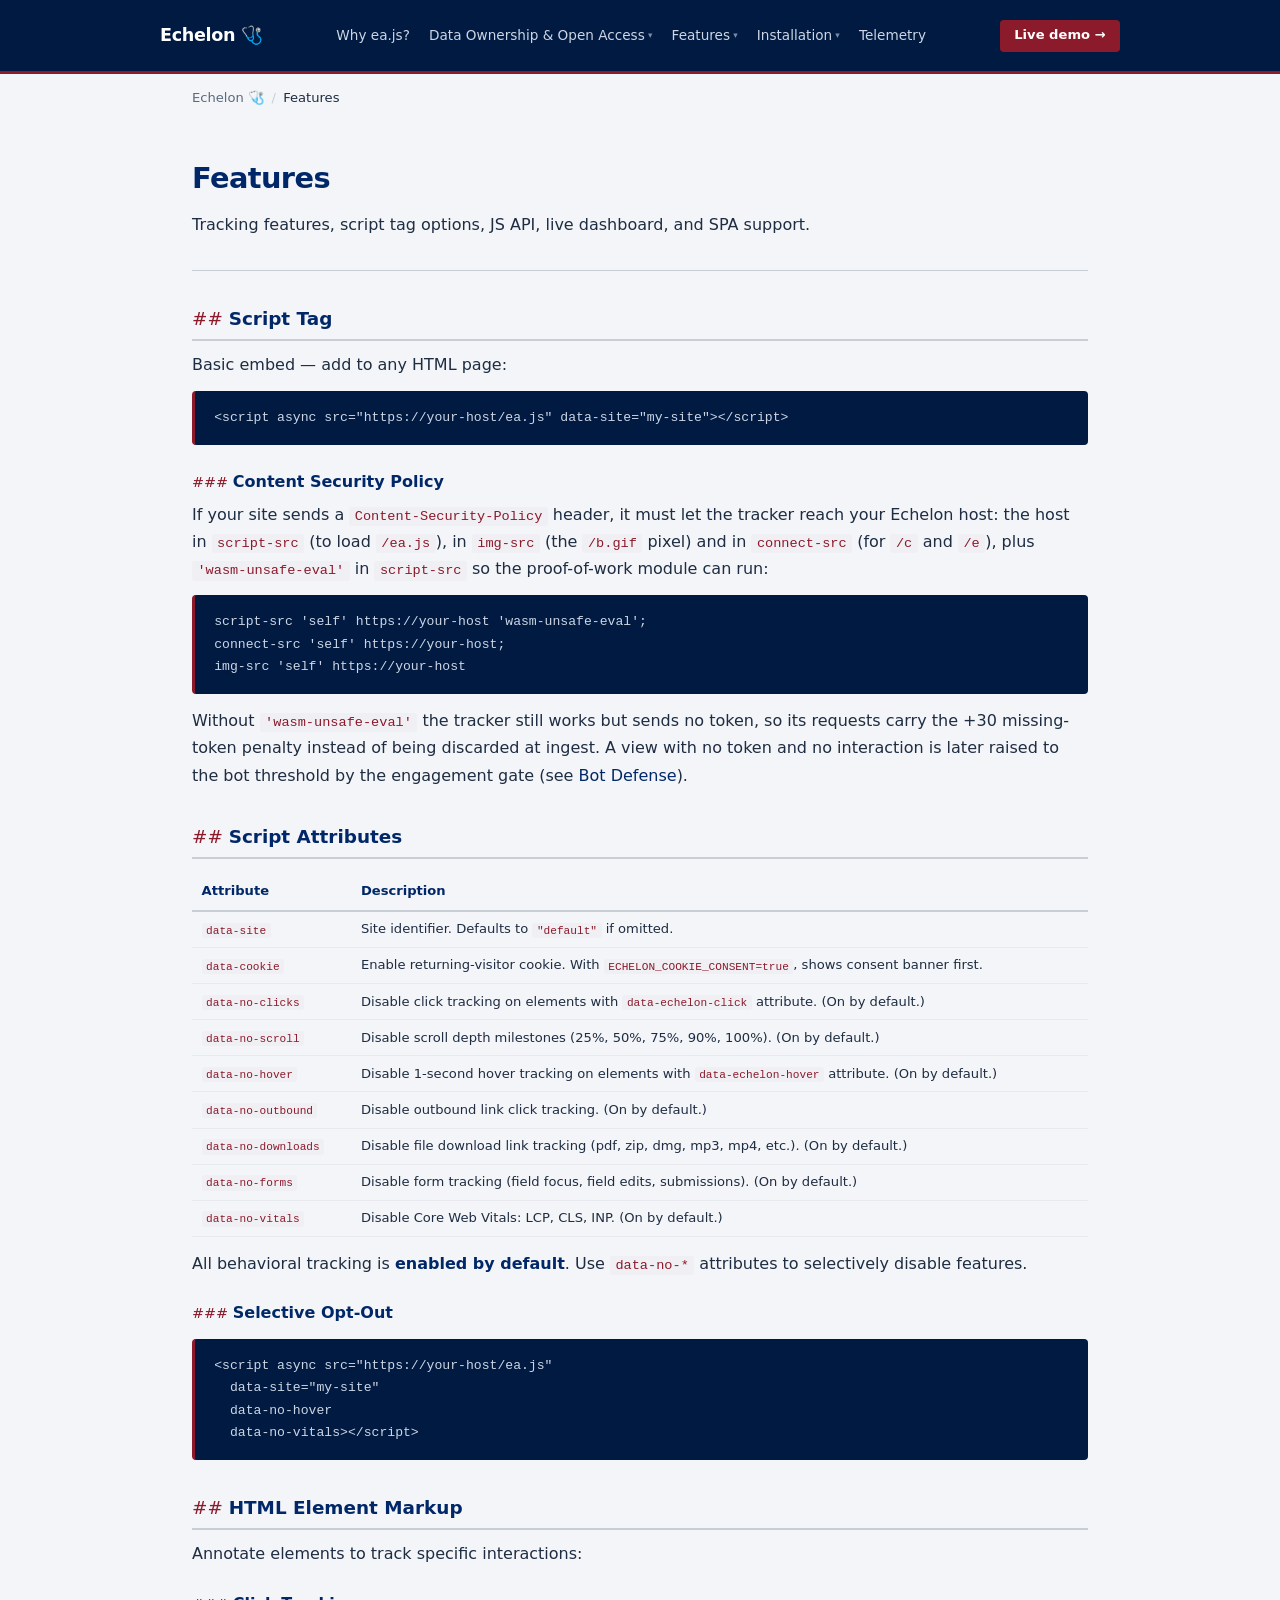
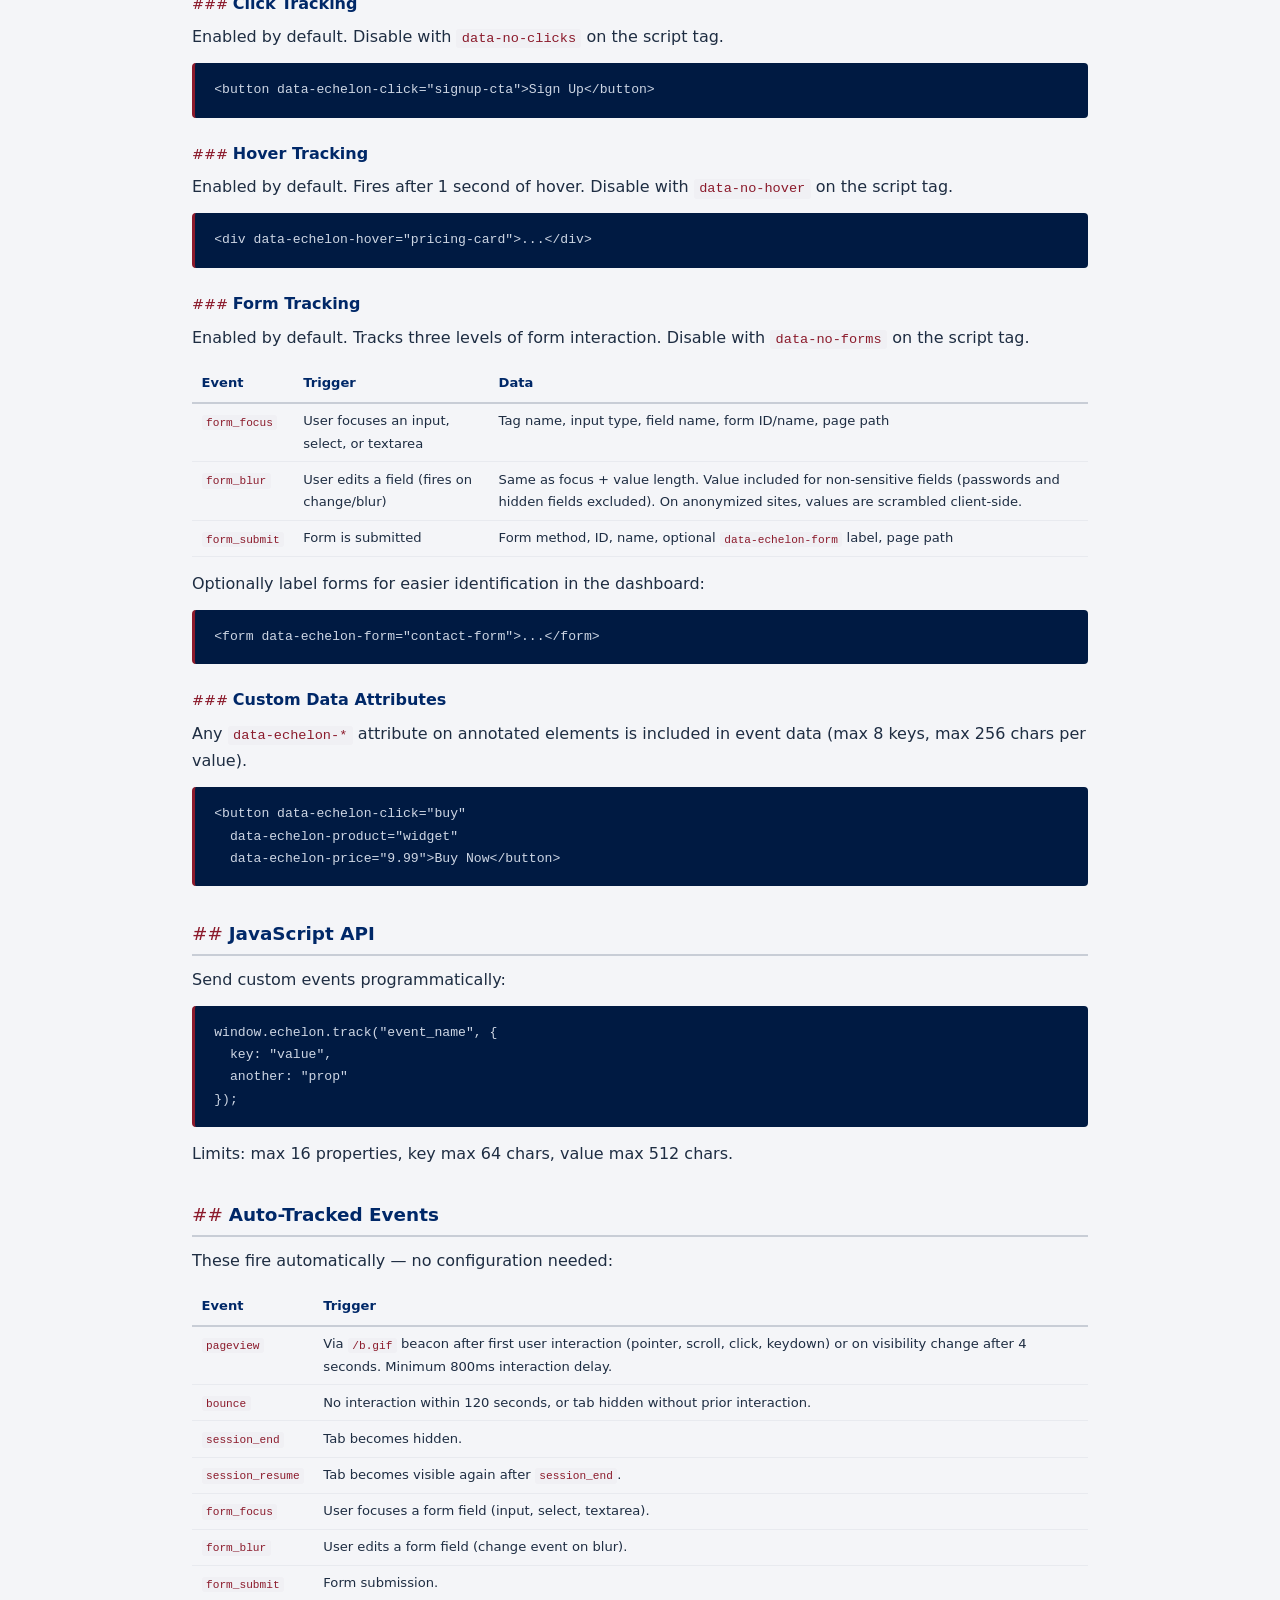
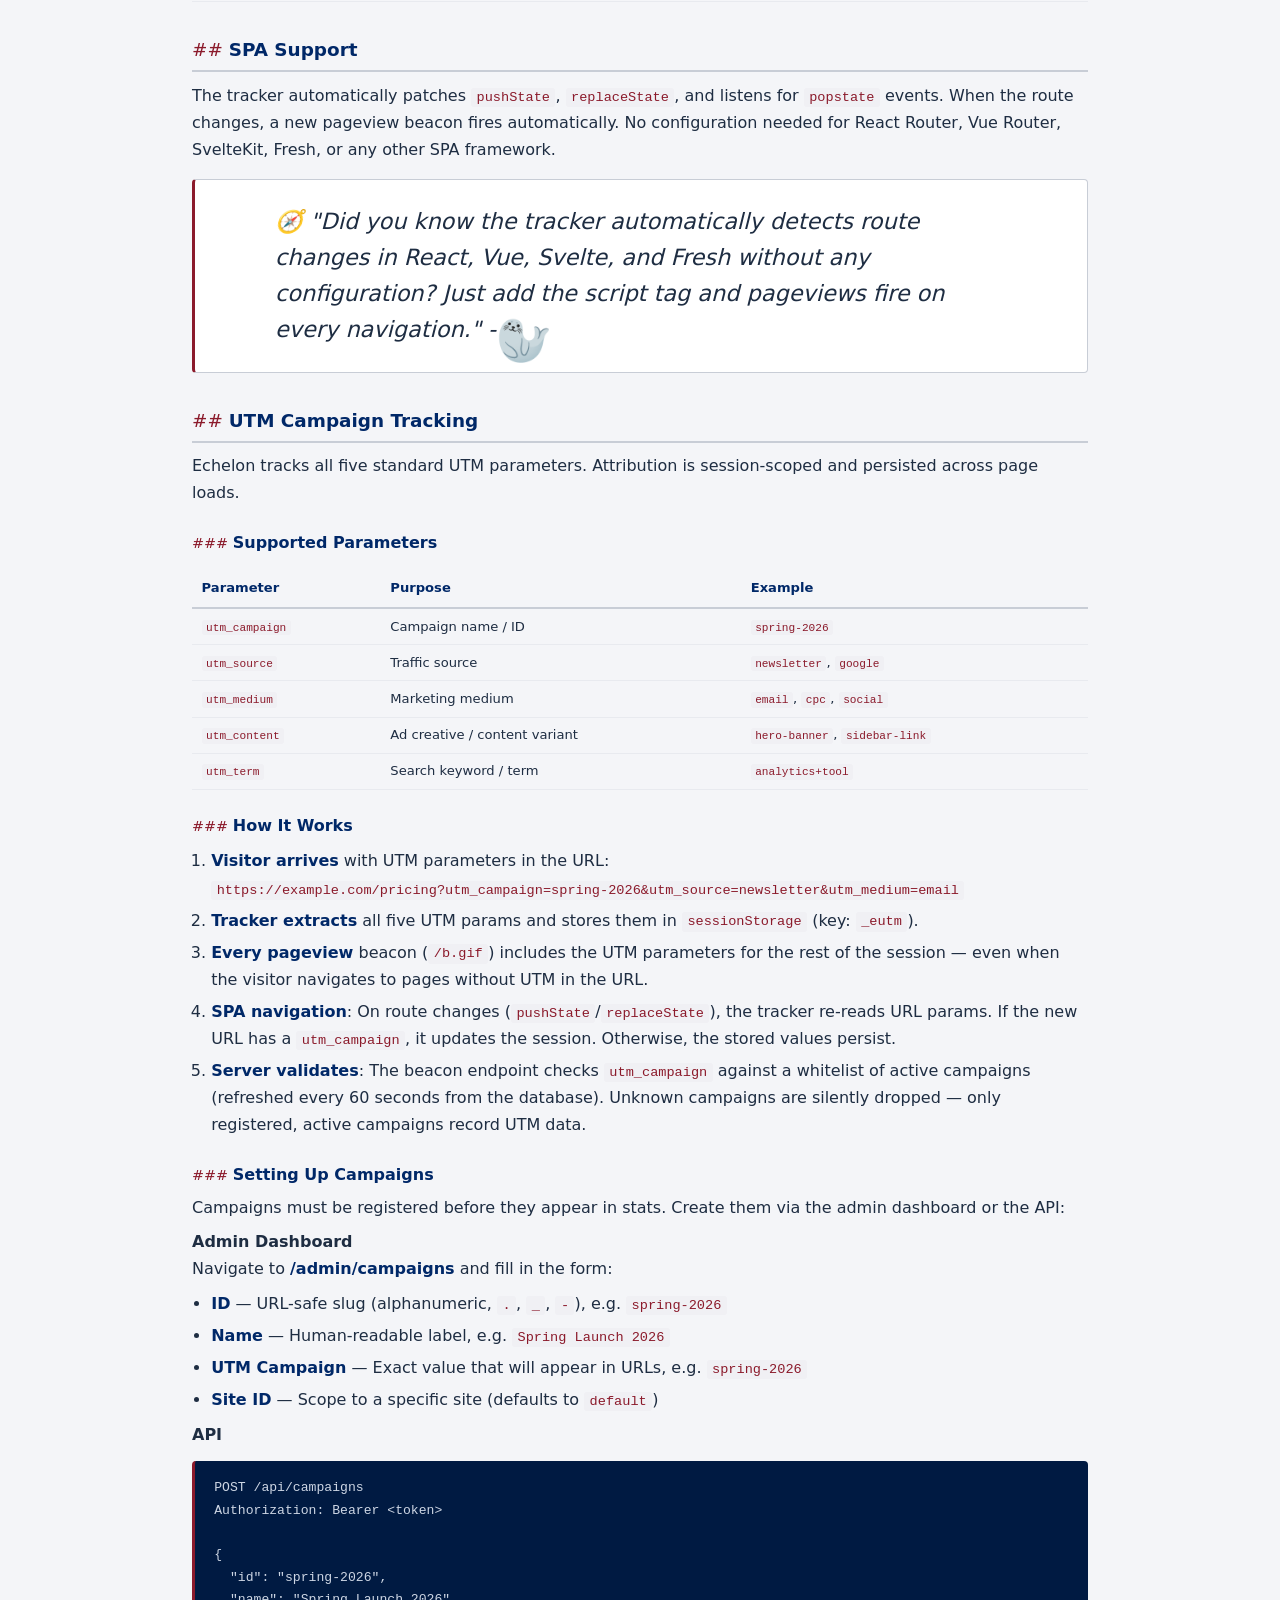
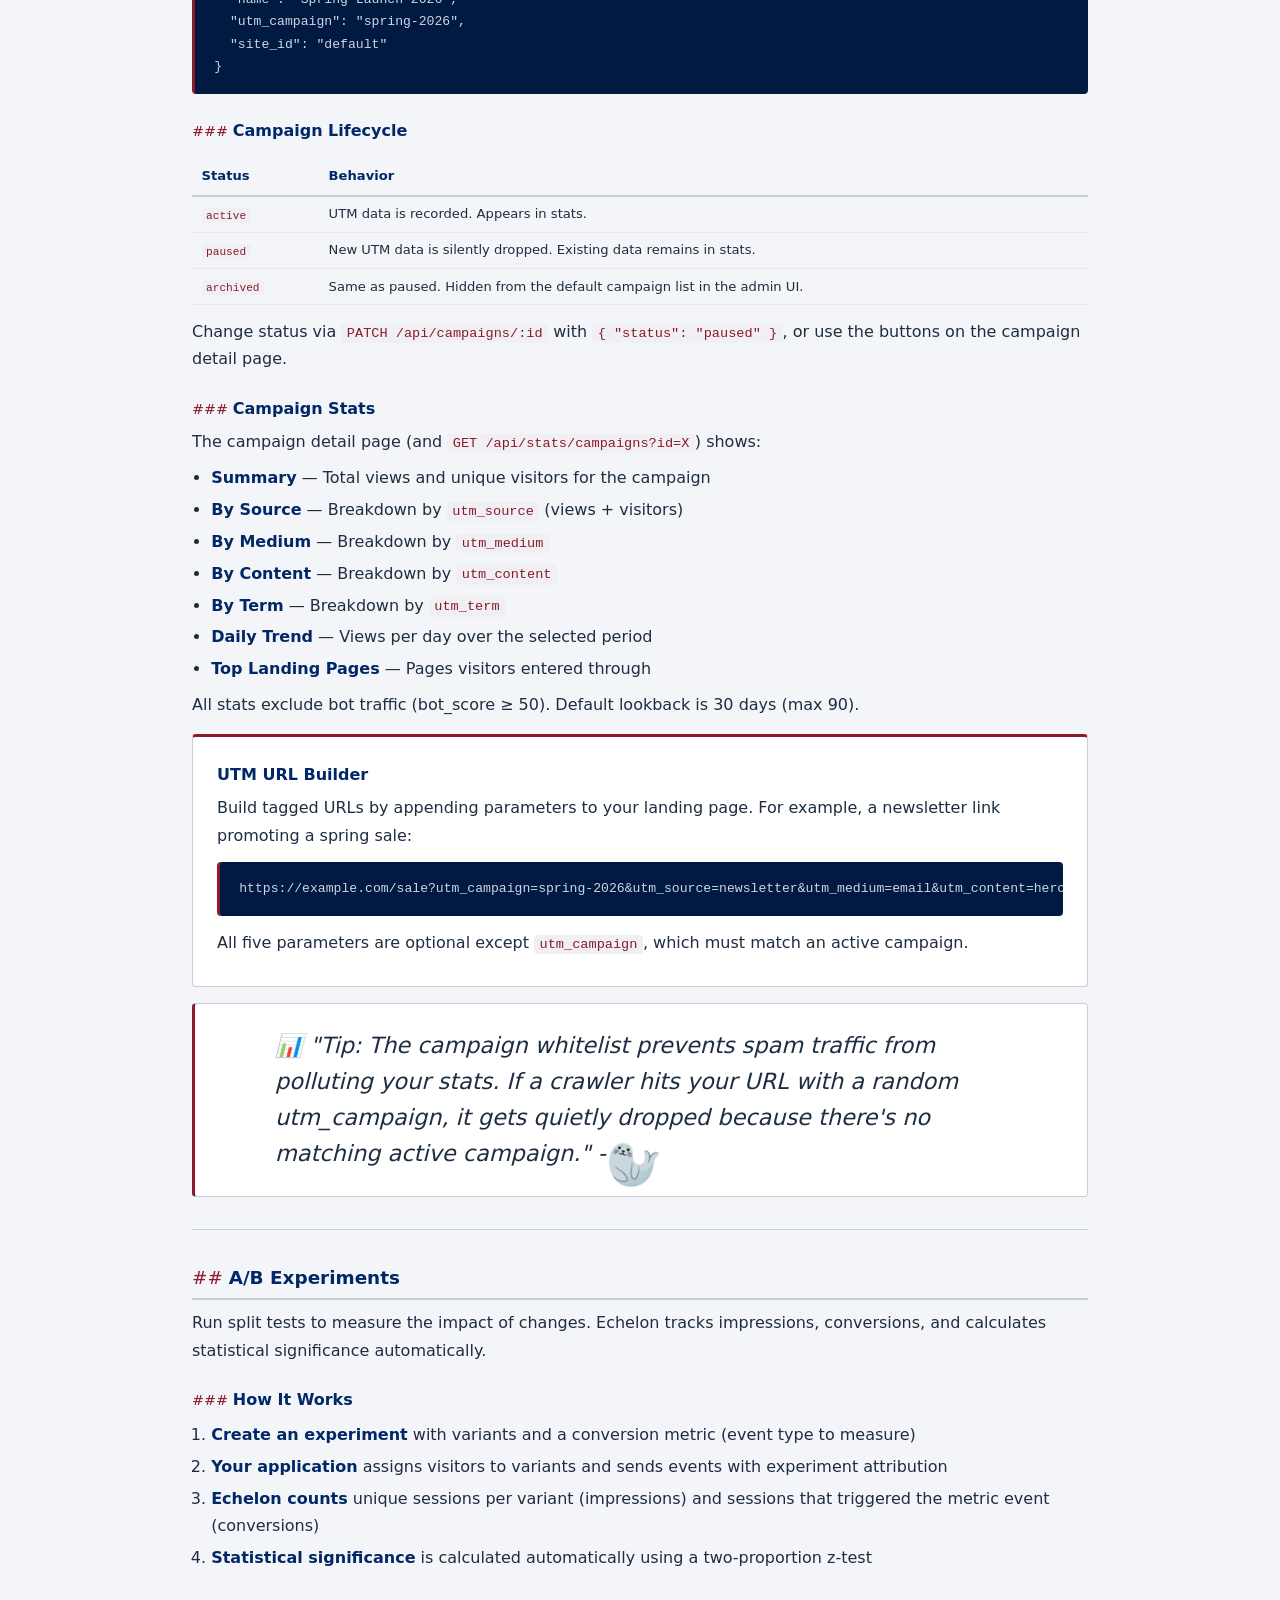
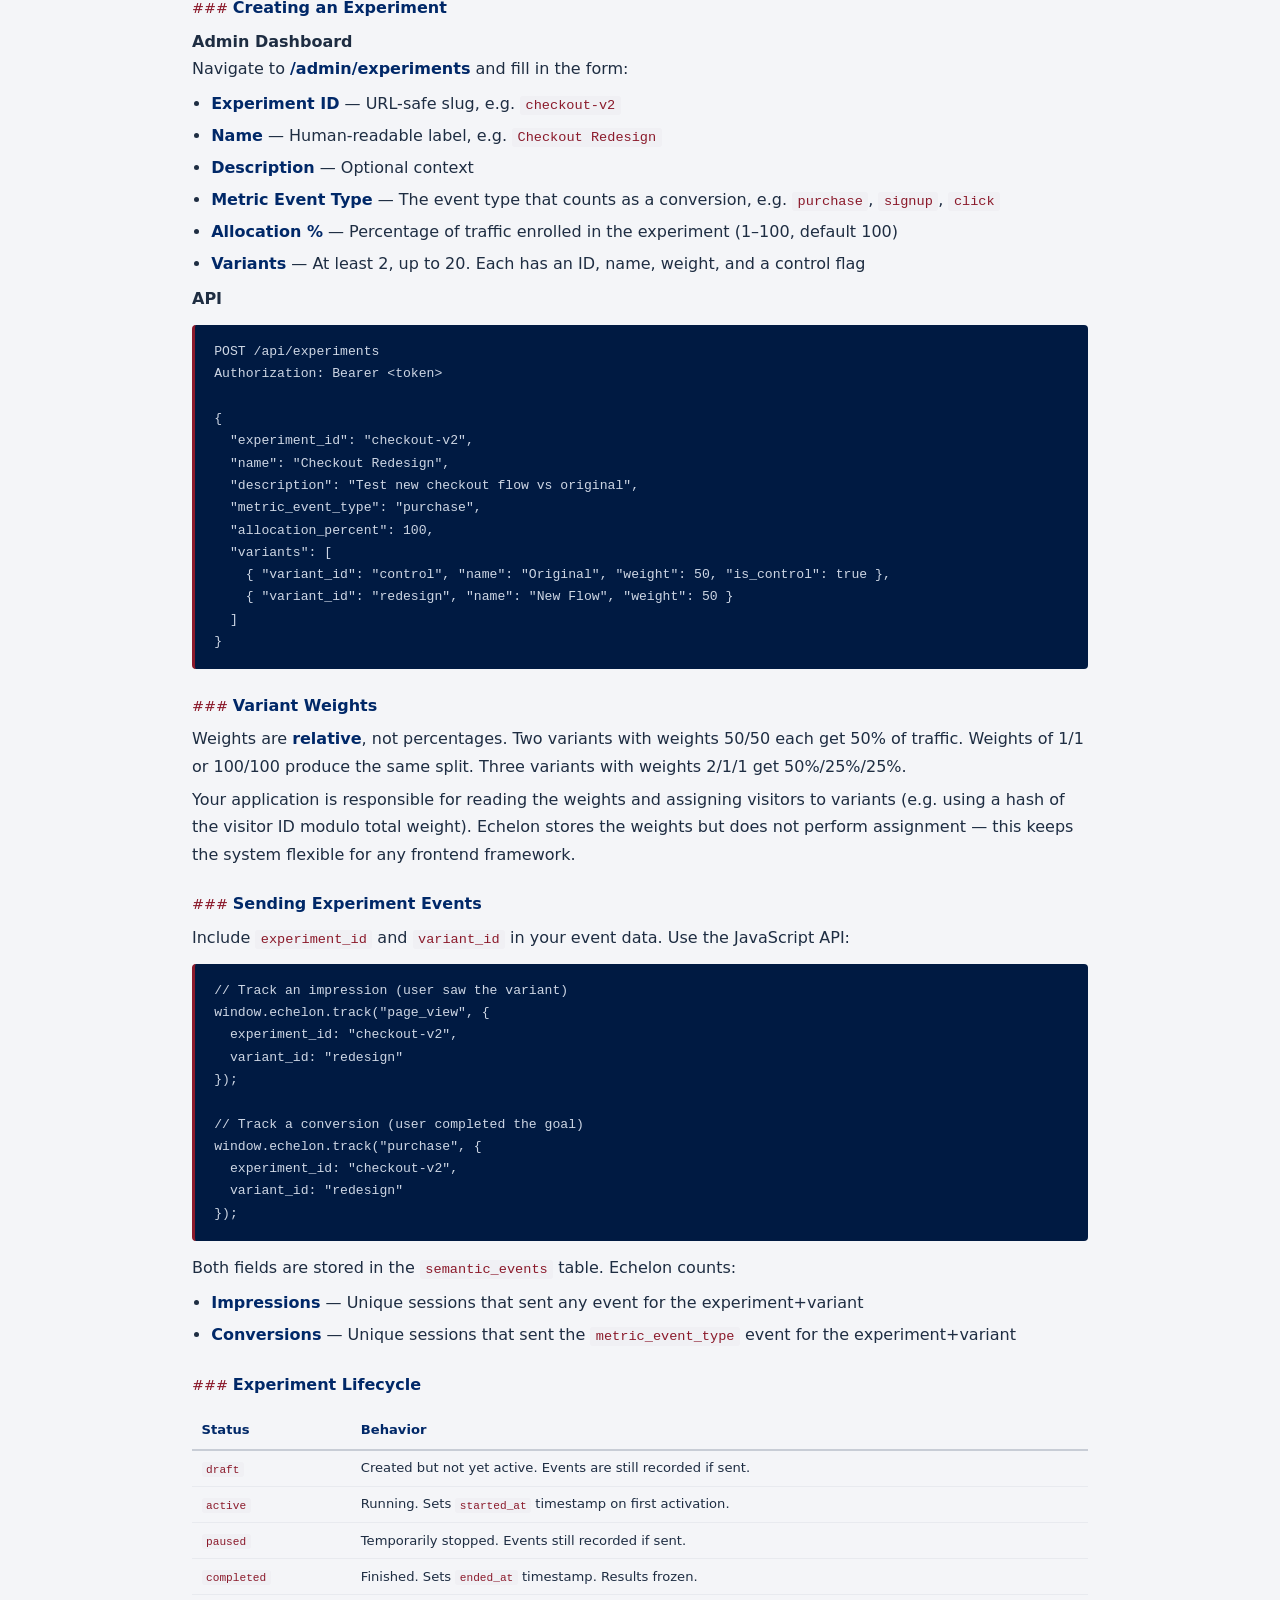
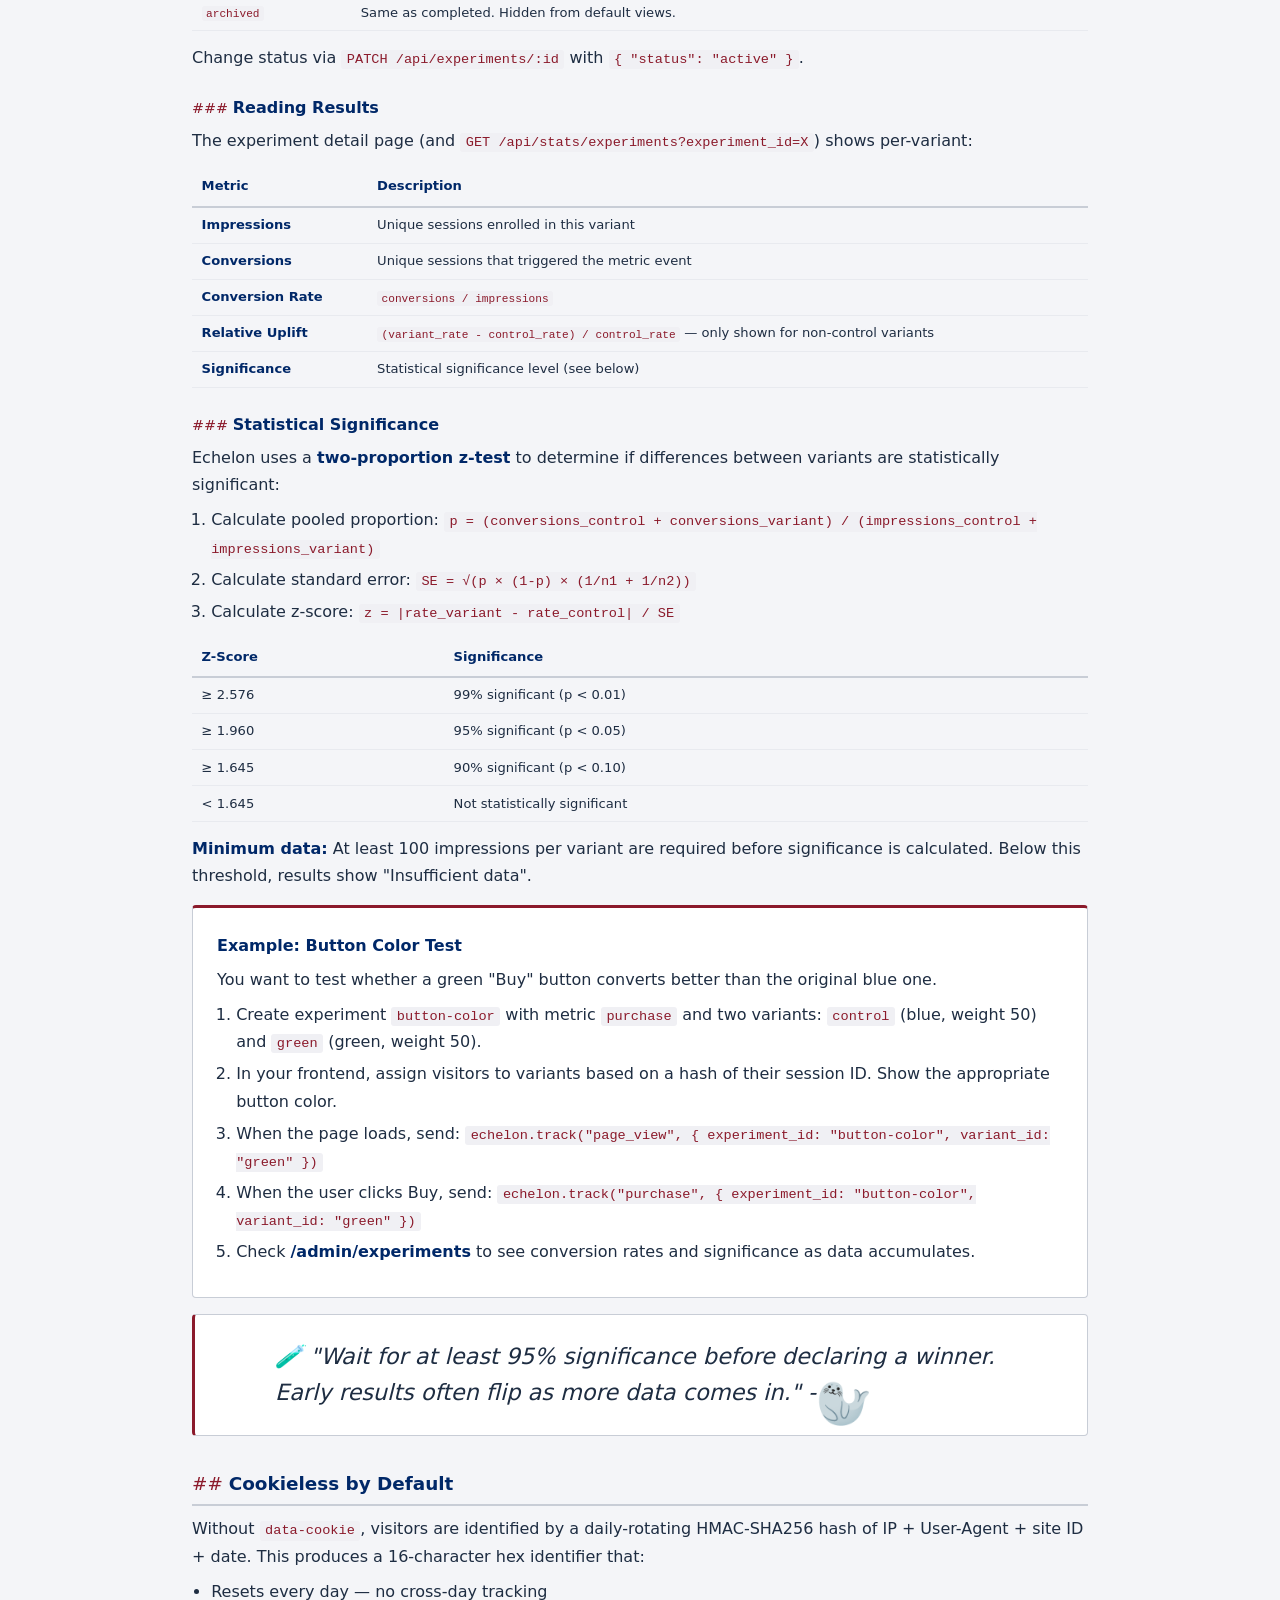
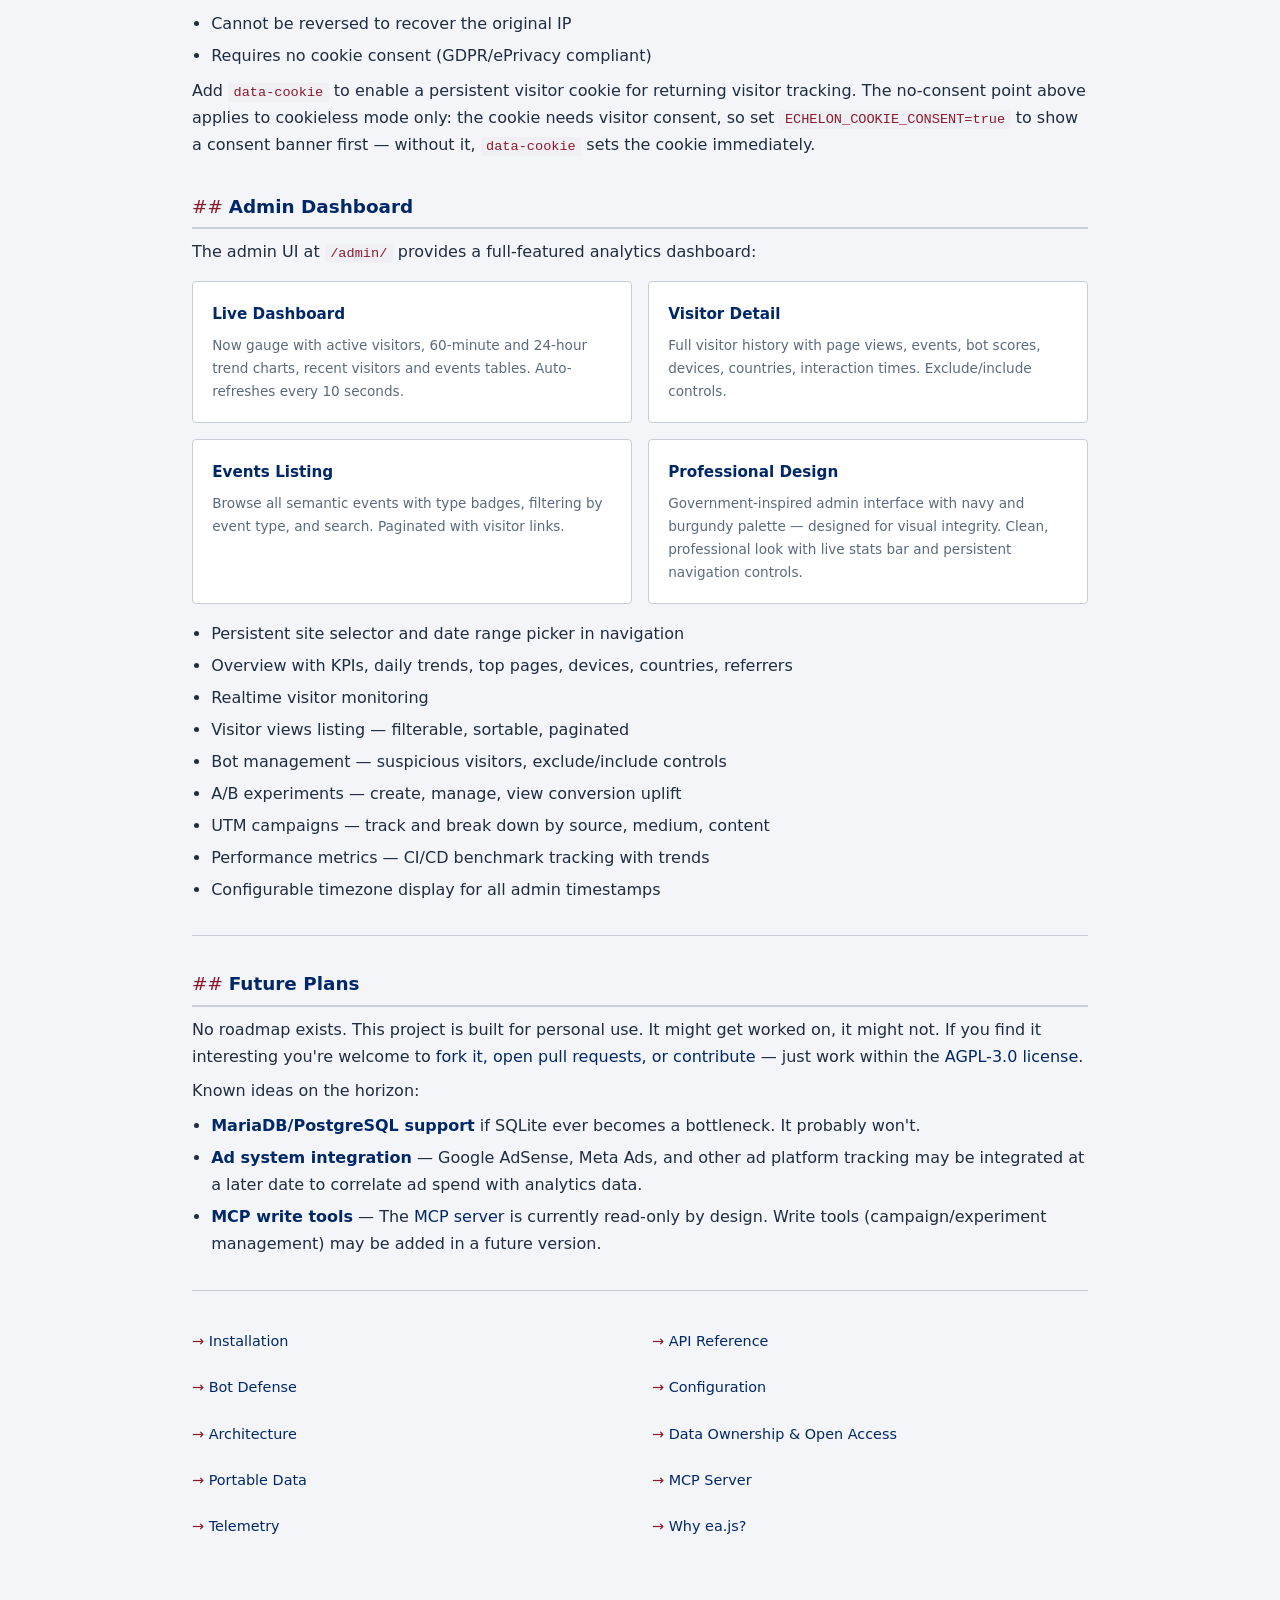
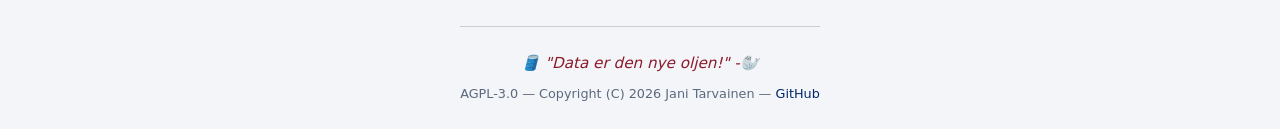
<file: docs/features.html>
<!DOCTYPE html>
<html lang="en">
<head>
<meta charset="utf-8">
<meta name="viewport" content="width=device-width, initial-scale=1">
<title>Features — Echelon Analytics</title>
<meta name="description" content="Tracking features: pageviews, scroll depth, clicks, outbound links, downloads, forms, Core Web Vitals, UTM campaigns, A/B experiments. Live dashboard, visitor detail, events listing. Cookieless by default, SPA-aware.">
<link rel="canonical" href="https://ea.js.org/features.html">
<link rel="icon" href="favicon.ico">
<meta property="og:type" content="article">
<meta property="og:site_name" content="Echelon Analytics">
<meta property="og:title" content="Features — Echelon Analytics">
<meta property="og:description" content="Tracking features: pageviews, scroll depth, clicks, outbound links, downloads, forms, Core Web Vitals, UTM campaigns, A/B experiments. Live dashboard with real-time charts.">
<meta property="og:url" content="https://ea.js.org/features.html">
<meta name="twitter:card" content="summary">
<meta name="twitter:title" content="Features — Echelon Analytics">
<meta name="twitter:description" content="Tracking features: pageviews, scroll depth, clicks, outbound links, downloads, forms, Core Web Vitals, UTM campaigns, A/B experiments.">
<link rel="stylesheet" href="css/style.css">
<script async src="https://ea.trippi.app/ea.js" data-site="ea.js.org" data-cookie></script>
</head>
<body>

<header class="site-header" style="visibility:hidden">
  <div class="site-header-inner">
    <a href="/" class="logo">Echelon <span>🩺</span></a>
    <button class="nav-toggle" aria-label="Menu" onclick="this.closest('.site-header').classList.toggle('nav-open')">🍔</button>
    <div class="nav-links">
      <a href="why-ea.html">Why ea.js?</a>
      <div class="nav-group">
        <a href="data-ownership.html" class="nav-group-label">Data Ownership &amp; Open Access <span class="caret">&#9662;</span></a>
        <div class="nav-dropdown">
          <a href="data-ownership.html">Data Ownership &amp; Open Access</a>
          <a href="portable-data.html">Portable Data</a>
          <a href="api.html">API</a>
          <a href="mcp.html">MCP</a>
        </div>
      </div>
      <div class="nav-group">
        <a href="features.html" class="nav-group-label">Features <span class="caret">&#9662;</span></a>
        <div class="nav-dropdown">
          <a href="features.html">Features</a>
          <a href="bot-defense.html">Bot Defense</a>
          <a href="architecture.html">Architecture</a>
        </div>
      </div>
      <div class="nav-group">
        <a href="installation.html" class="nav-group-label">Installation <span class="caret">&#9662;</span></a>
        <div class="nav-dropdown">
          <a href="installation.html">Installation</a>
          <a href="configuration.html">Configuration</a>
        </div>
      </div>
      <a href="telemetry.html">Telemetry</a>
    </div>
    <a href="https://ea.islets.app/admin?site_id=ea" class="nav-cta" target="_blank" rel="noopener">Live demo &rarr;</a>
  </div>
</header>

<nav><a href="/">Echelon 🩺</a> <span class="sep">/</span> Features</nav>
<main>
<h1>Features</h1>
<p class="tagline">Tracking features, script tag options, JS API, live dashboard, and SPA support.</p>

<hr>

<h2>Script Tag</h2>
<p>Basic embed — add to any HTML page:</p>
<pre>&lt;script async src="https://your-host/ea.js" data-site="my-site"&gt;&lt;/script&gt;</pre>

<h3>Content Security Policy</h3>
<p>If your site sends a <code>Content-Security-Policy</code> header, it must let the tracker reach your Echelon host: the host in <code>script-src</code> (to load <code>/ea.js</code>), in <code>img-src</code> (the <code>/b.gif</code> pixel) and in <code>connect-src</code> (for <code>/c</code> and <code>/e</code>), plus <code>'wasm-unsafe-eval'</code> in <code>script-src</code> so the proof-of-work module can run:</p>
<pre>script-src 'self' https://your-host 'wasm-unsafe-eval';
connect-src 'self' https://your-host;
img-src 'self' https://your-host</pre>
<p>Without <code>'wasm-unsafe-eval'</code> the tracker still works but sends no token, so its requests carry the +30 missing-token penalty instead of being discarded at ingest. A view with no token and no interaction is later raised to the bot threshold by the engagement gate (see <a href="bot-defense.html">Bot Defense</a>).</p>

<h2>Script Attributes</h2>
<table>
<tr><th>Attribute</th><th>Description</th></tr>
<tr><td><code>data-site</code></td><td>Site identifier. Defaults to <code>"default"</code> if omitted.</td></tr>
<tr><td><code>data-cookie</code></td><td>Enable returning-visitor cookie. With <code>ECHELON_COOKIE_CONSENT=true</code>, shows consent banner first.</td></tr>
<tr><td><code>data-no-clicks</code></td><td>Disable click tracking on elements with <code>data-echelon-click</code> attribute. (On by default.)</td></tr>
<tr><td><code>data-no-scroll</code></td><td>Disable scroll depth milestones (25%, 50%, 75%, 90%, 100%). (On by default.)</td></tr>
<tr><td><code>data-no-hover</code></td><td>Disable 1-second hover tracking on elements with <code>data-echelon-hover</code> attribute. (On by default.)</td></tr>
<tr><td><code>data-no-outbound</code></td><td>Disable outbound link click tracking. (On by default.)</td></tr>
<tr><td><code>data-no-downloads</code></td><td>Disable file download link tracking (pdf, zip, dmg, mp3, mp4, etc.). (On by default.)</td></tr>
<tr><td><code>data-no-forms</code></td><td>Disable form tracking (field focus, field edits, submissions). (On by default.)</td></tr>
<tr><td><code>data-no-vitals</code></td><td>Disable Core Web Vitals: LCP, CLS, INP. (On by default.)</td></tr>
</table>

<p>All behavioral tracking is <strong>enabled by default</strong>. Use <code>data-no-*</code> attributes to selectively disable features.</p>

<h3>Selective Opt-Out</h3>
<pre>&lt;script async src="https://your-host/ea.js"
  data-site="my-site"
  data-no-hover
  data-no-vitals&gt;&lt;/script&gt;</pre>

<h2>HTML Element Markup</h2>
<p>Annotate elements to track specific interactions:</p>

<h3>Click Tracking</h3>
<p>Enabled by default. Disable with <code>data-no-clicks</code> on the script tag.</p>
<pre>&lt;button data-echelon-click="signup-cta"&gt;Sign Up&lt;/button&gt;</pre>

<h3>Hover Tracking</h3>
<p>Enabled by default. Fires after 1 second of hover. Disable with <code>data-no-hover</code> on the script tag.</p>
<pre>&lt;div data-echelon-hover="pricing-card"&gt;...&lt;/div&gt;</pre>

<h3>Form Tracking</h3>
<p>Enabled by default. Tracks three levels of form interaction. Disable with <code>data-no-forms</code> on the script tag.</p>

<table>
<tr><th>Event</th><th>Trigger</th><th>Data</th></tr>
<tr><td><code>form_focus</code></td><td>User focuses an input, select, or textarea</td><td>Tag name, input type, field name, form ID/name, page path</td></tr>
<tr><td><code>form_blur</code></td><td>User edits a field (fires on change/blur)</td><td>Same as focus + value length. Value included for non-sensitive fields (passwords and hidden fields excluded). On anonymized sites, values are scrambled client-side.</td></tr>
<tr><td><code>form_submit</code></td><td>Form is submitted</td><td>Form method, ID, name, optional <code>data-echelon-form</code> label, page path</td></tr>
</table>

<p>Optionally label forms for easier identification in the dashboard:</p>
<pre>&lt;form data-echelon-form="contact-form"&gt;...&lt;/form&gt;</pre>

<h3>Custom Data Attributes</h3>
<p>Any <code>data-echelon-*</code> attribute on annotated elements is included in event data (max 8 keys, max 256 chars per value).</p>
<pre>&lt;button data-echelon-click="buy"
  data-echelon-product="widget"
  data-echelon-price="9.99"&gt;Buy Now&lt;/button&gt;</pre>

<h2>JavaScript API</h2>
<p>Send custom events programmatically:</p>
<pre>window.echelon.track("event_name", {
  key: "value",
  another: "prop"
});</pre>
<p>Limits: max 16 properties, key max 64 chars, value max 512 chars.</p>

<h2>Auto-Tracked Events</h2>
<p>These fire automatically — no configuration needed:</p>
<table>
<tr><th>Event</th><th>Trigger</th></tr>
<tr><td><code>pageview</code></td><td>Via <code>/b.gif</code> beacon after first user interaction (pointer, scroll, click, keydown) or on visibility change after 4 seconds. Minimum 800ms interaction delay.</td></tr>
<tr><td><code>bounce</code></td><td>No interaction within 120 seconds, or tab hidden without prior interaction.</td></tr>
<tr><td><code>session_end</code></td><td>Tab becomes hidden.</td></tr>
<tr><td><code>session_resume</code></td><td>Tab becomes visible again after <code>session_end</code>.</td></tr>
<tr><td><code>form_focus</code></td><td>User focuses a form field (input, select, textarea).</td></tr>
<tr><td><code>form_blur</code></td><td>User edits a form field (change event on blur).</td></tr>
<tr><td><code>form_submit</code></td><td>Form submission.</td></tr>
</table>

<h2>SPA Support</h2>
<p>The tracker automatically patches <code>pushState</code>, <code>replaceState</code>, and listens for <code>popstate</code> events. When the route changes, a new pageview beacon fires automatically. No configuration needed for React Router, Vue Router, SvelteKit, Fresh, or any other SPA framework.</p>

<p class="seal-tip">🧭 "Did you know the tracker automatically detects route changes in React, Vue, Svelte, and Fresh without any configuration? Just add the script tag and pageviews fire on every navigation." -<span class="seal">🦭</span></p>

<h2 id="utm">UTM Campaign Tracking</h2>
<p>Echelon tracks all five standard UTM parameters. Attribution is session-scoped and persisted across page loads.</p>

<h3>Supported Parameters</h3>
<table>
<tr><th>Parameter</th><th>Purpose</th><th>Example</th></tr>
<tr><td><code>utm_campaign</code></td><td>Campaign name / ID</td><td><code>spring-2026</code></td></tr>
<tr><td><code>utm_source</code></td><td>Traffic source</td><td><code>newsletter</code>, <code>google</code></td></tr>
<tr><td><code>utm_medium</code></td><td>Marketing medium</td><td><code>email</code>, <code>cpc</code>, <code>social</code></td></tr>
<tr><td><code>utm_content</code></td><td>Ad creative / content variant</td><td><code>hero-banner</code>, <code>sidebar-link</code></td></tr>
<tr><td><code>utm_term</code></td><td>Search keyword / term</td><td><code>analytics+tool</code></td></tr>
</table>

<h3>How It Works</h3>
<ol>
  <li><strong>Visitor arrives</strong> with UTM parameters in the URL:<br>
    <code>https://example.com/pricing?utm_campaign=spring-2026&amp;utm_source=newsletter&amp;utm_medium=email</code></li>
  <li><strong>Tracker extracts</strong> all five UTM params and stores them in <code>sessionStorage</code> (key: <code>_eutm</code>).</li>
  <li><strong>Every pageview</strong> beacon (<code>/b.gif</code>) includes the UTM parameters for the rest of the session — even when the visitor navigates to pages without UTM in the URL.</li>
  <li><strong>SPA navigation</strong>: On route changes (<code>pushState</code>/<code>replaceState</code>), the tracker re-reads URL params. If the new URL has a <code>utm_campaign</code>, it updates the session. Otherwise, the stored values persist.</li>
  <li><strong>Server validates</strong>: The beacon endpoint checks <code>utm_campaign</code> against a whitelist of active campaigns (refreshed every 60 seconds from the database). Unknown campaigns are silently dropped — only registered, active campaigns record UTM data.</li>
</ol>

<h3>Setting Up Campaigns</h3>
<p>Campaigns must be registered before they appear in stats. Create them via the admin dashboard or the API:</p>

<h4>Admin Dashboard</h4>
<p>Navigate to <strong>/admin/campaigns</strong> and fill in the form:</p>
<ul>
  <li><strong>ID</strong> — URL-safe slug (alphanumeric, <code>.</code>, <code>_</code>, <code>-</code>), e.g. <code>spring-2026</code></li>
  <li><strong>Name</strong> — Human-readable label, e.g. <code>Spring Launch 2026</code></li>
  <li><strong>UTM Campaign</strong> — Exact value that will appear in URLs, e.g. <code>spring-2026</code></li>
  <li><strong>Site ID</strong> — Scope to a specific site (defaults to <code>default</code>)</li>
</ul>

<h4>API</h4>
<pre>POST /api/campaigns
Authorization: Bearer &lt;token&gt;

{
  "id": "spring-2026",
  "name": "Spring Launch 2026",
  "utm_campaign": "spring-2026",
  "site_id": "default"
}</pre>

<h3>Campaign Lifecycle</h3>
<table>
<tr><th>Status</th><th>Behavior</th></tr>
<tr><td><code>active</code></td><td>UTM data is recorded. Appears in stats.</td></tr>
<tr><td><code>paused</code></td><td>New UTM data is silently dropped. Existing data remains in stats.</td></tr>
<tr><td><code>archived</code></td><td>Same as paused. Hidden from the default campaign list in the admin UI.</td></tr>
</table>
<p>Change status via <code>PATCH /api/campaigns/:id</code> with <code>{ "status": "paused" }</code>, or use the buttons on the campaign detail page.</p>

<h3>Campaign Stats</h3>
<p>The campaign detail page (and <code>GET /api/stats/campaigns?id=X</code>) shows:</p>
<ul>
  <li><strong>Summary</strong> — Total views and unique visitors for the campaign</li>
  <li><strong>By Source</strong> — Breakdown by <code>utm_source</code> (views + visitors)</li>
  <li><strong>By Medium</strong> — Breakdown by <code>utm_medium</code></li>
  <li><strong>By Content</strong> — Breakdown by <code>utm_content</code></li>
  <li><strong>By Term</strong> — Breakdown by <code>utm_term</code></li>
  <li><strong>Daily Trend</strong> — Views per day over the selected period</li>
  <li><strong>Top Landing Pages</strong> — Pages visitors entered through</li>
</ul>
<p>All stats exclude bot traffic (bot_score &ge; 50). Default lookback is 30 days (max 90).</p>

<div class="card">
  <h3>UTM URL Builder</h3>
  <p>Build tagged URLs by appending parameters to your landing page. For example, a newsletter link promoting a spring sale:</p>
  <pre>https://example.com/sale?utm_campaign=spring-2026&amp;utm_source=newsletter&amp;utm_medium=email&amp;utm_content=hero-cta</pre>
  <p>All five parameters are optional except <code>utm_campaign</code>, which must match an active campaign.</p>
</div>

<p class="seal-tip">📊 "Tip: The campaign whitelist prevents spam traffic from polluting your stats. If a crawler hits your URL with a random utm_campaign, it gets quietly dropped because there's no matching active campaign." -<span class="seal">🦭</span></p>

<hr>

<h2 id="experiments">A/B Experiments</h2>
<p>Run split tests to measure the impact of changes. Echelon tracks impressions, conversions, and calculates statistical significance automatically.</p>

<h3>How It Works</h3>
<ol>
  <li><strong>Create an experiment</strong> with variants and a conversion metric (event type to measure)</li>
  <li><strong>Your application</strong> assigns visitors to variants and sends events with experiment attribution</li>
  <li><strong>Echelon counts</strong> unique sessions per variant (impressions) and sessions that triggered the metric event (conversions)</li>
  <li><strong>Statistical significance</strong> is calculated automatically using a two-proportion z-test</li>
</ol>

<h3>Creating an Experiment</h3>

<h4>Admin Dashboard</h4>
<p>Navigate to <strong>/admin/experiments</strong> and fill in the form:</p>
<ul>
  <li><strong>Experiment ID</strong> — URL-safe slug, e.g. <code>checkout-v2</code></li>
  <li><strong>Name</strong> — Human-readable label, e.g. <code>Checkout Redesign</code></li>
  <li><strong>Description</strong> — Optional context</li>
  <li><strong>Metric Event Type</strong> — The event type that counts as a conversion, e.g. <code>purchase</code>, <code>signup</code>, <code>click</code></li>
  <li><strong>Allocation %</strong> — Percentage of traffic enrolled in the experiment (1–100, default 100)</li>
  <li><strong>Variants</strong> — At least 2, up to 20. Each has an ID, name, weight, and a control flag</li>
</ul>

<h4>API</h4>
<pre>POST /api/experiments
Authorization: Bearer &lt;token&gt;

{
  "experiment_id": "checkout-v2",
  "name": "Checkout Redesign",
  "description": "Test new checkout flow vs original",
  "metric_event_type": "purchase",
  "allocation_percent": 100,
  "variants": [
    { "variant_id": "control", "name": "Original", "weight": 50, "is_control": true },
    { "variant_id": "redesign", "name": "New Flow", "weight": 50 }
  ]
}</pre>

<h3>Variant Weights</h3>
<p>Weights are <strong>relative</strong>, not percentages. Two variants with weights 50/50 each get 50% of traffic. Weights of 1/1 or 100/100 produce the same split. Three variants with weights 2/1/1 get 50%/25%/25%.</p>
<p>Your application is responsible for reading the weights and assigning visitors to variants (e.g. using a hash of the visitor ID modulo total weight). Echelon stores the weights but does not perform assignment — this keeps the system flexible for any frontend framework.</p>

<h3>Sending Experiment Events</h3>
<p>Include <code>experiment_id</code> and <code>variant_id</code> in your event data. Use the JavaScript API:</p>
<pre>// Track an impression (user saw the variant)
window.echelon.track("page_view", {
  experiment_id: "checkout-v2",
  variant_id: "redesign"
});

// Track a conversion (user completed the goal)
window.echelon.track("purchase", {
  experiment_id: "checkout-v2",
  variant_id: "redesign"
});</pre>
<p>Both fields are stored in the <code>semantic_events</code> table. Echelon counts:</p>
<ul>
  <li><strong>Impressions</strong> — Unique sessions that sent any event for the experiment+variant</li>
  <li><strong>Conversions</strong> — Unique sessions that sent the <code>metric_event_type</code> event for the experiment+variant</li>
</ul>

<h3>Experiment Lifecycle</h3>
<table>
<tr><th>Status</th><th>Behavior</th></tr>
<tr><td><code>draft</code></td><td>Created but not yet active. Events are still recorded if sent.</td></tr>
<tr><td><code>active</code></td><td>Running. Sets <code>started_at</code> timestamp on first activation.</td></tr>
<tr><td><code>paused</code></td><td>Temporarily stopped. Events still recorded if sent.</td></tr>
<tr><td><code>completed</code></td><td>Finished. Sets <code>ended_at</code> timestamp. Results frozen.</td></tr>
<tr><td><code>archived</code></td><td>Same as completed. Hidden from default views.</td></tr>
</table>
<p>Change status via <code>PATCH /api/experiments/:id</code> with <code>{ "status": "active" }</code>.</p>

<h3>Reading Results</h3>
<p>The experiment detail page (and <code>GET /api/stats/experiments?experiment_id=X</code>) shows per-variant:</p>
<table>
<tr><th>Metric</th><th>Description</th></tr>
<tr><td><strong>Impressions</strong></td><td>Unique sessions enrolled in this variant</td></tr>
<tr><td><strong>Conversions</strong></td><td>Unique sessions that triggered the metric event</td></tr>
<tr><td><strong>Conversion Rate</strong></td><td><code>conversions / impressions</code></td></tr>
<tr><td><strong>Relative Uplift</strong></td><td><code>(variant_rate - control_rate) / control_rate</code> — only shown for non-control variants</td></tr>
<tr><td><strong>Significance</strong></td><td>Statistical significance level (see below)</td></tr>
</table>

<h3>Statistical Significance</h3>
<p>Echelon uses a <strong>two-proportion z-test</strong> to determine if differences between variants are statistically significant:</p>
<ol>
  <li>Calculate pooled proportion: <code>p = (conversions_control + conversions_variant) / (impressions_control + impressions_variant)</code></li>
  <li>Calculate standard error: <code>SE = &radic;(p &times; (1-p) &times; (1/n1 + 1/n2))</code></li>
  <li>Calculate z-score: <code>z = |rate_variant - rate_control| / SE</code></li>
</ol>
<table>
<tr><th>Z-Score</th><th>Significance</th></tr>
<tr><td>&ge; 2.576</td><td>99% significant (p &lt; 0.01)</td></tr>
<tr><td>&ge; 1.960</td><td>95% significant (p &lt; 0.05)</td></tr>
<tr><td>&ge; 1.645</td><td>90% significant (p &lt; 0.10)</td></tr>
<tr><td>&lt; 1.645</td><td>Not statistically significant</td></tr>
</table>
<p><strong>Minimum data:</strong> At least 100 impressions per variant are required before significance is calculated. Below this threshold, results show "Insufficient data".</p>

<div class="card">
  <h3>Example: Button Color Test</h3>
  <p>You want to test whether a green "Buy" button converts better than the original blue one.</p>
  <ol>
    <li>Create experiment <code>button-color</code> with metric <code>purchase</code> and two variants: <code>control</code> (blue, weight 50) and <code>green</code> (green, weight 50).</li>
    <li>In your frontend, assign visitors to variants based on a hash of their session ID. Show the appropriate button color.</li>
    <li>When the page loads, send: <code>echelon.track("page_view", { experiment_id: "button-color", variant_id: "green" })</code></li>
    <li>When the user clicks Buy, send: <code>echelon.track("purchase", { experiment_id: "button-color", variant_id: "green" })</code></li>
    <li>Check <strong>/admin/experiments</strong> to see conversion rates and significance as data accumulates.</li>
  </ol>
</div>

<p class="seal-tip">🧪 "Wait for at least 95% significance before declaring a winner. Early results often flip as more data comes in." -<span class="seal">🦭</span></p>

<h2>Cookieless by Default</h2>
<p>Without <code>data-cookie</code>, visitors are identified by a daily-rotating HMAC-SHA256 hash of IP + User-Agent + site ID + date. This produces a 16-character hex identifier that:</p>
<ul>
  <li>Resets every day — no cross-day tracking</li>
  <li>Cannot be reversed to recover the original IP</li>
  <li>Requires no cookie consent (GDPR/ePrivacy compliant)</li>
</ul>
<p>Add <code>data-cookie</code> to enable a persistent visitor cookie for returning visitor tracking. The no-consent point above applies to cookieless mode only: the cookie needs visitor consent, so set <code>ECHELON_COOKIE_CONSENT=true</code> to show a consent banner first — without it, <code>data-cookie</code> sets the cookie immediately.</p>

<h2>Admin Dashboard</h2>
<p>The admin UI at <code>/admin/</code> provides a full-featured analytics dashboard:</p>

<div class="features">
  <div class="feature">
    <h3>Live Dashboard</h3>
    <p>Now gauge with active visitors, 60-minute and 24-hour trend charts, recent visitors and events tables. Auto-refreshes every 10 seconds.</p>
  </div>
  <div class="feature">
    <h3>Visitor Detail</h3>
    <p>Full visitor history with page views, events, bot scores, devices, countries, interaction times. Exclude/include controls.</p>
  </div>
  <div class="feature">
    <h3>Events Listing</h3>
    <p>Browse all semantic events with type badges, filtering by event type, and search. Paginated with visitor links.</p>
  </div>
  <div class="feature">
    <h3>Professional Design</h3>
    <p>Government-inspired admin interface with navy and burgundy palette — designed for visual integrity. Clean, professional look with live stats bar and persistent navigation controls.</p>
  </div>
</div>

<ul>
  <li>Persistent site selector and date range picker in navigation</li>
  <li>Overview with KPIs, daily trends, top pages, devices, countries, referrers</li>
  <li>Realtime visitor monitoring</li>
  <li>Visitor views listing — filterable, sortable, paginated</li>
  <li>Bot management — suspicious visitors, exclude/include controls</li>
  <li>A/B experiments — create, manage, view conversion uplift</li>
  <li>UTM campaigns — track and break down by source, medium, content</li>
  <li>Performance metrics — CI/CD benchmark tracking with trends</li>
  <li>Configurable timezone display for all admin timestamps</li>
</ul>

<hr>

<h2>Future Plans</h2>
<p>No roadmap exists. This project is built for personal use. It might get worked on, it might not. If you find it interesting you're welcome to <a href="https://github.com/janit/ea">fork it, open pull requests, or contribute</a> — just work within the <a href="https://github.com/janit/ea/blob/main/LICENSE">AGPL-3.0 license</a>.</p>
<p>Known ideas on the horizon:</p>
<ul>
  <li><strong>MariaDB/PostgreSQL support</strong> if SQLite ever becomes a bottleneck. It probably won't.</li>
  <li><strong>Ad system integration</strong> — Google AdSense, Meta Ads, and other ad platform tracking may be integrated at a later date to correlate ad spend with analytics data.</li>
  <li><strong>MCP write tools</strong> — The <a href="mcp.html">MCP server</a> is currently read-only by design. Write tools (campaign/experiment management) may be added in a future version.</li>
</ul>

<hr>
<div class="doc-nav">
  <a href="installation.html">Installation</a>
  <a href="api.html">API Reference</a>
  <a href="bot-defense.html">Bot Defense</a>
  <a href="configuration.html">Configuration</a>
  <a href="architecture.html">Architecture</a>
  <a href="data-ownership.html">Data Ownership &amp; Open Access</a>
  <a href="portable-data.html">Portable Data</a>
  <a href="mcp.html">MCP Server</a>
  <a href="telemetry.html">Telemetry</a>
  <a href="why-ea.html">Why ea.js?</a>
</div>
</main>

<footer class="footer">
  <div class="quote">🛢️ "Data er den nye oljen!" -🦭</div>
  <div class="links">AGPL-3.0 — Copyright (C) 2026 Jani Tarvainen — <a href="https://github.com/janit/ea">GitHub</a></div>
</footer>

<script>(function(){var h=document.querySelector(".site-header");if(!h)return;var inner=h.querySelector(".site-header-inner");function check(){h.removeAttribute("data-collapsed");h.classList.remove("nav-open");if(inner.scrollWidth>inner.clientWidth+2)h.setAttribute("data-collapsed","");}window.addEventListener("resize",check);check();h.style.visibility="";})()</script>
</body>
</html>
</file>
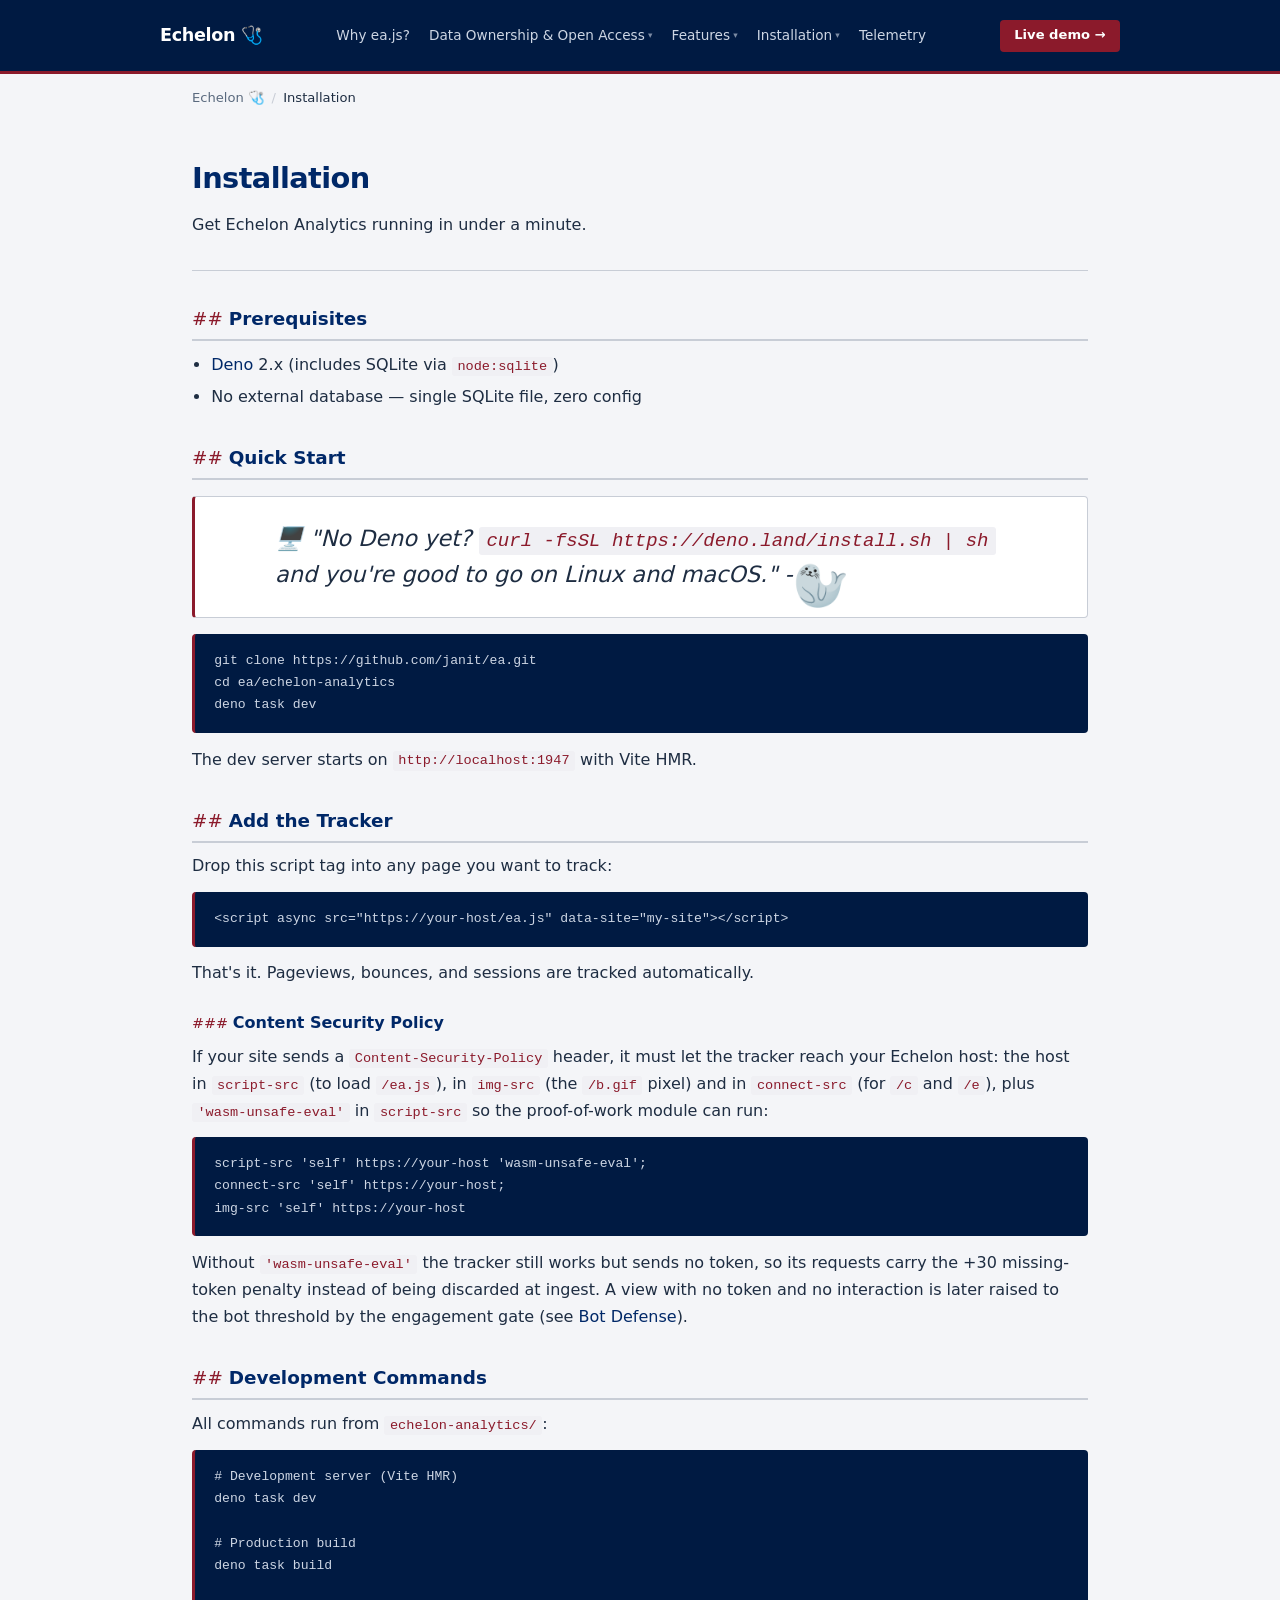
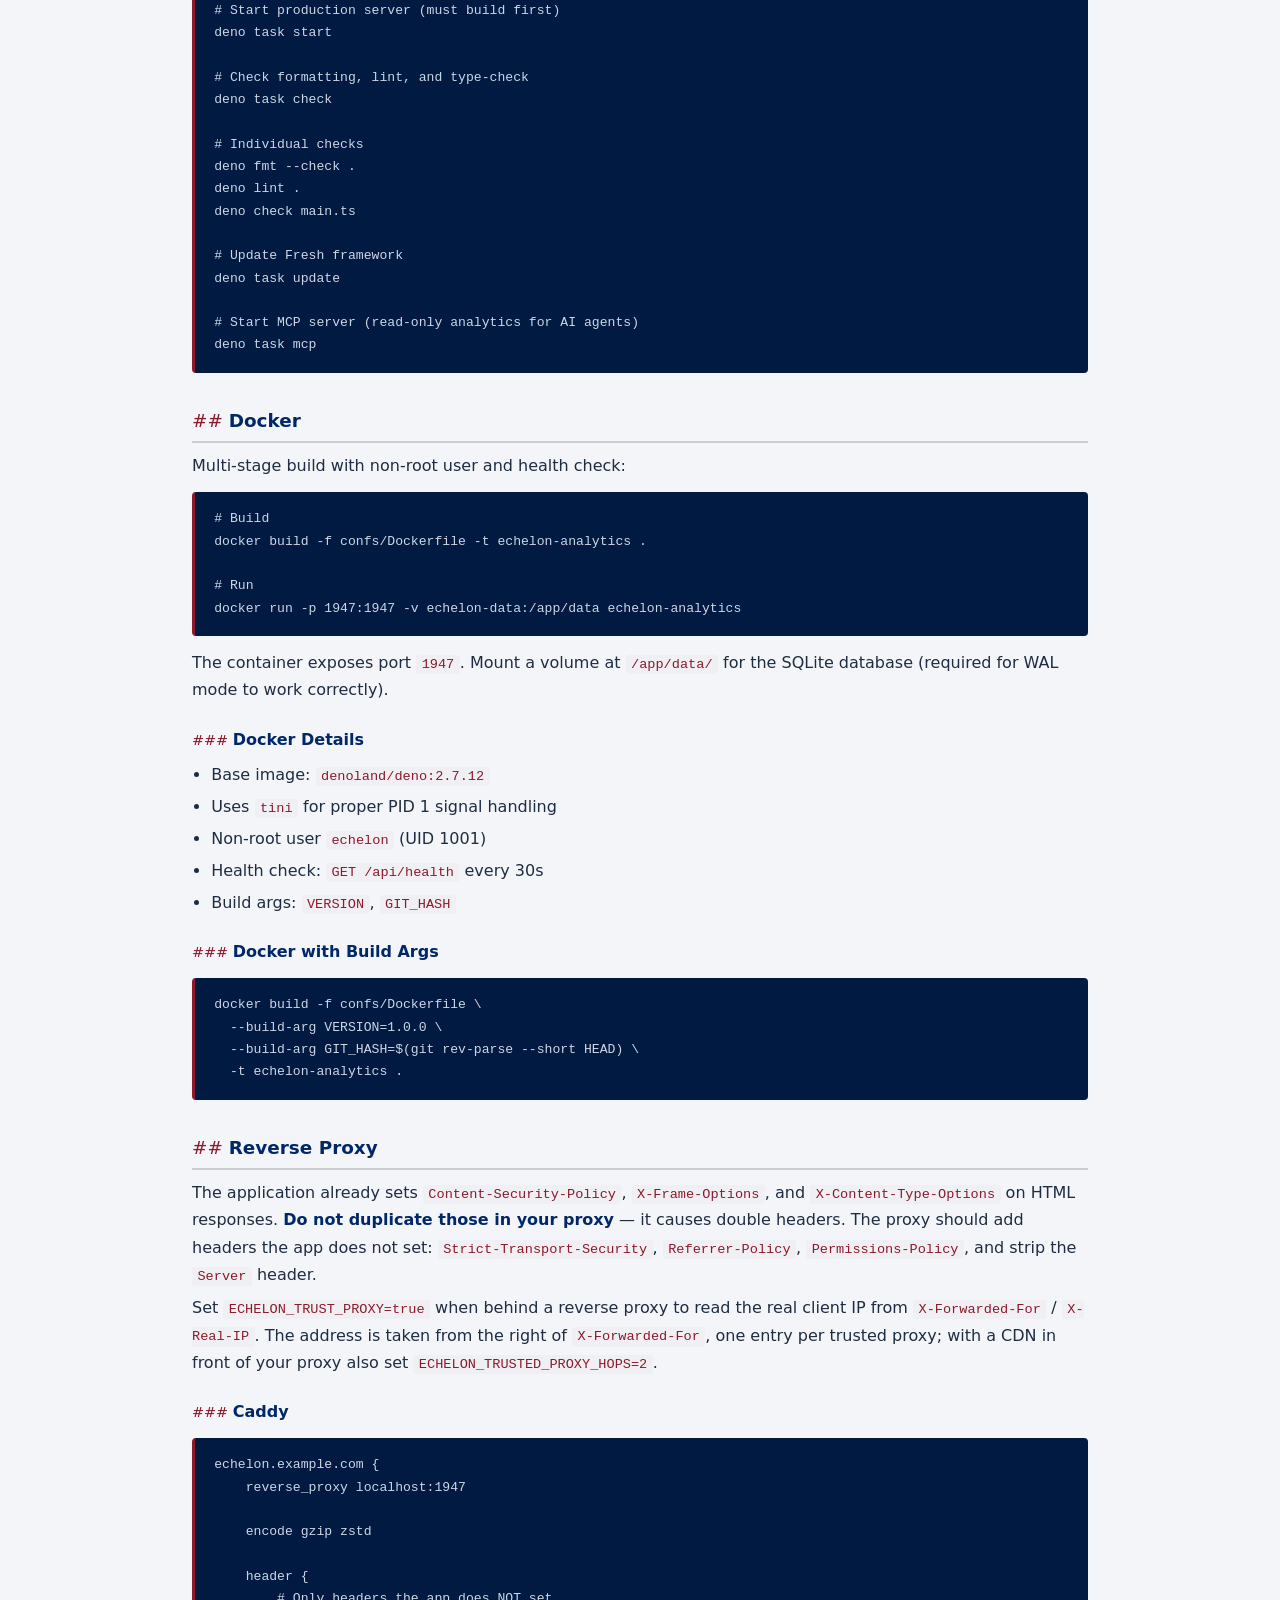
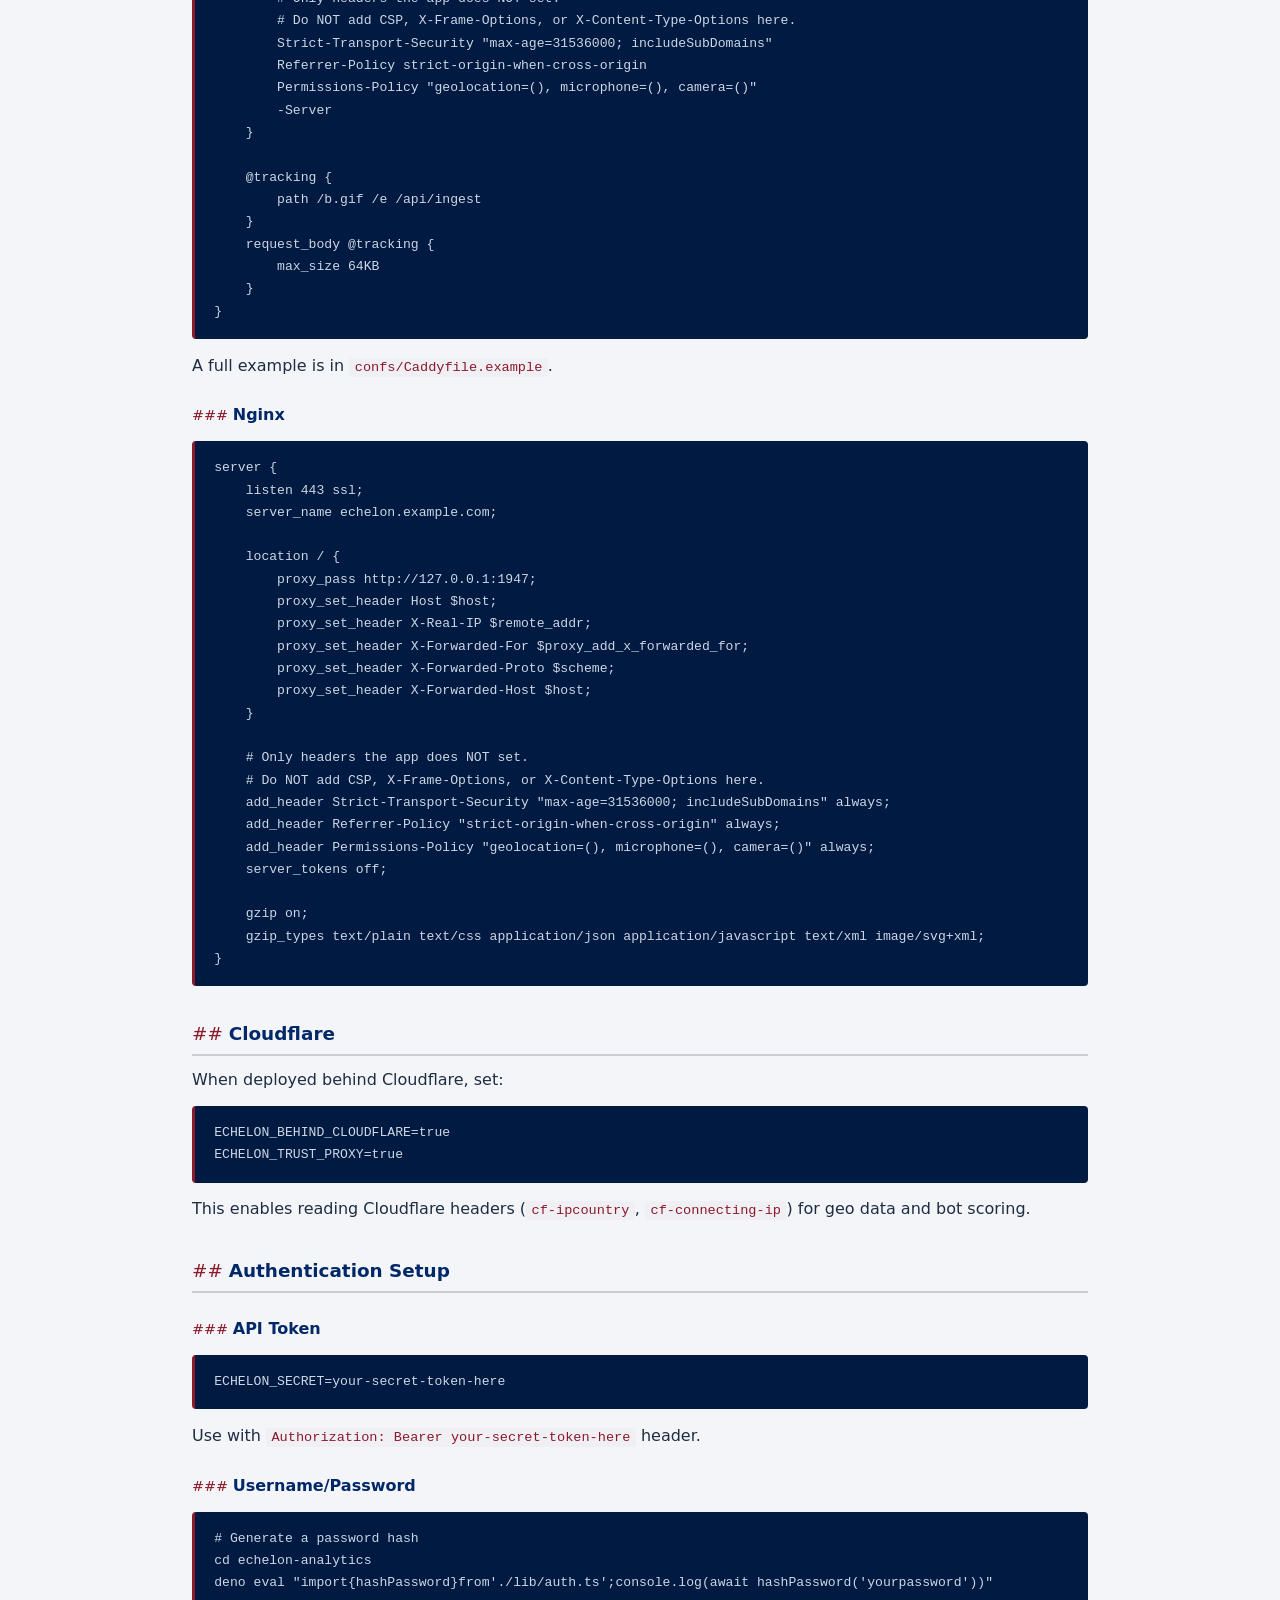
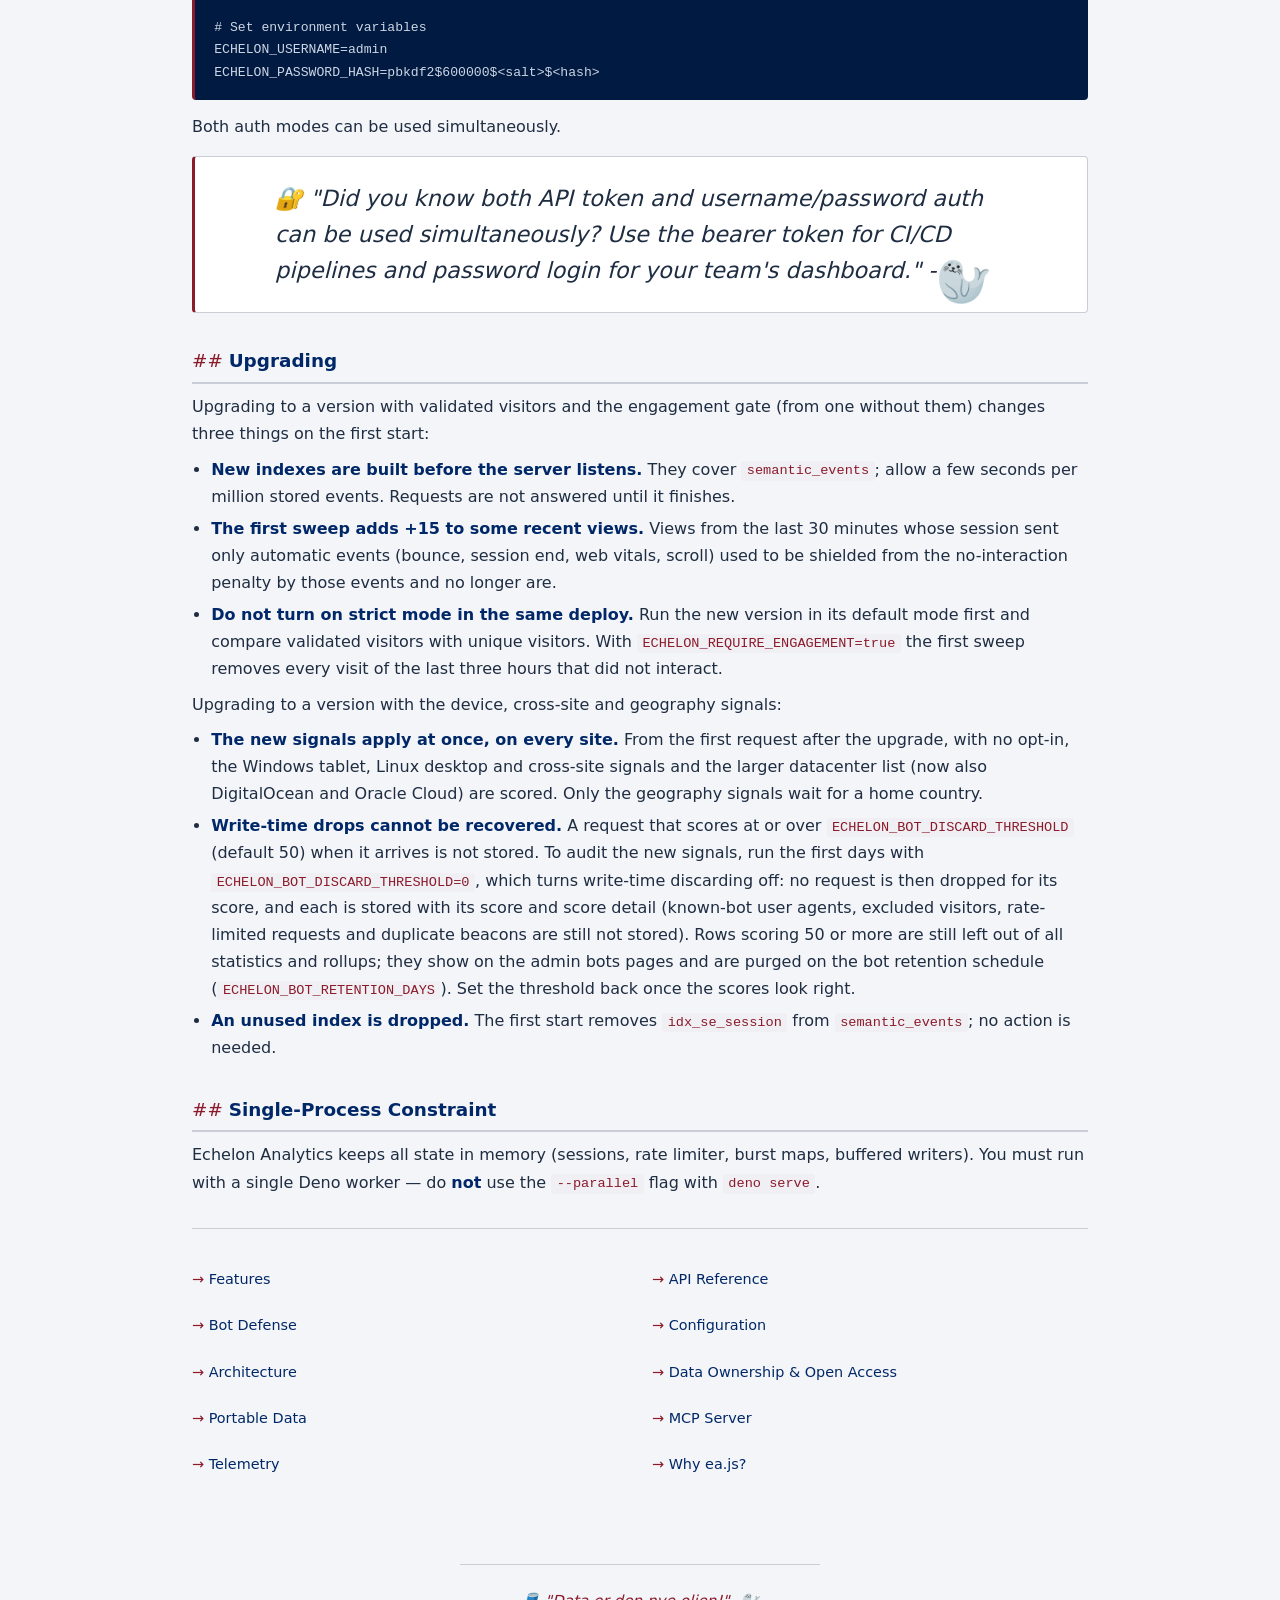
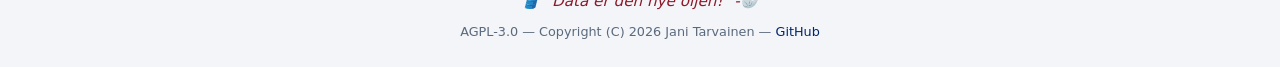
<file: docs/installation.html>
<!DOCTYPE html>
<html lang="en">
<head>
<meta charset="utf-8">
<meta name="viewport" content="width=device-width, initial-scale=1">
<title>Installation — Echelon Analytics</title>
<meta name="description" content="Install Echelon Analytics with Deno or Docker. Setup guide for reverse proxies (Caddy, Nginx), Cloudflare, authentication, and single-process deployment.">
<link rel="canonical" href="https://ea.js.org/installation.html">
<link rel="icon" href="favicon.ico">
<meta property="og:type" content="article">
<meta property="og:site_name" content="Echelon Analytics">
<meta property="og:title" content="Installation — Echelon Analytics">
<meta property="og:description" content="Install Echelon Analytics with Deno or Docker. Setup guide for reverse proxies, Cloudflare, and authentication.">
<meta property="og:url" content="https://ea.js.org/installation.html">
<meta name="twitter:card" content="summary">
<meta name="twitter:title" content="Installation — Echelon Analytics">
<meta name="twitter:description" content="Install Echelon Analytics with Deno or Docker. Setup guide for reverse proxies, Cloudflare, and authentication.">
<link rel="stylesheet" href="css/style.css">
<script async src="https://ea.trippi.app/ea.js" data-site="ea.js.org" data-cookie></script>
</head>
<body>

<header class="site-header" style="visibility:hidden">
  <div class="site-header-inner">
    <a href="/" class="logo">Echelon <span>🩺</span></a>
    <button class="nav-toggle" aria-label="Menu" onclick="this.closest('.site-header').classList.toggle('nav-open')">🍔</button>
    <div class="nav-links">
      <a href="why-ea.html">Why ea.js?</a>
      <div class="nav-group">
        <a href="data-ownership.html" class="nav-group-label">Data Ownership &amp; Open Access <span class="caret">&#9662;</span></a>
        <div class="nav-dropdown">
          <a href="data-ownership.html">Data Ownership &amp; Open Access</a>
          <a href="portable-data.html">Portable Data</a>
          <a href="api.html">API</a>
          <a href="mcp.html">MCP</a>
        </div>
      </div>
      <div class="nav-group">
        <a href="features.html" class="nav-group-label">Features <span class="caret">&#9662;</span></a>
        <div class="nav-dropdown">
          <a href="features.html">Features</a>
          <a href="bot-defense.html">Bot Defense</a>
          <a href="architecture.html">Architecture</a>
        </div>
      </div>
      <div class="nav-group">
        <a href="installation.html" class="nav-group-label">Installation <span class="caret">&#9662;</span></a>
        <div class="nav-dropdown">
          <a href="installation.html">Installation</a>
          <a href="configuration.html">Configuration</a>
        </div>
      </div>
      <a href="telemetry.html">Telemetry</a>
    </div>
    <a href="https://ea.islets.app/admin?site_id=ea" class="nav-cta" target="_blank" rel="noopener">Live demo &rarr;</a>
  </div>
</header>

<nav><a href="/">Echelon 🩺</a> <span class="sep">/</span> Installation</nav>
<main>
<h1>Installation</h1>
<p class="tagline">Get Echelon Analytics running in under a minute.</p>

<hr>

<h2>Prerequisites</h2>
<ul>
  <li><a href="https://deno.land">Deno</a> 2.x (includes SQLite via <code>node:sqlite</code>)</li>
  <li>No external database — single SQLite file, zero config</li>
</ul>

<h2>Quick Start</h2>
<p class="seal-tip">🖥️ "No Deno yet? <code>curl -fsSL https://deno.land/install.sh | sh</code> and you're good to go on Linux and macOS." -<span class="seal">🦭</span></p>
<pre>git clone https://github.com/janit/ea.git
cd ea/echelon-analytics
deno task dev</pre>
<p>The dev server starts on <code>http://localhost:1947</code> with Vite HMR.</p>

<h2>Add the Tracker</h2>
<p>Drop this script tag into any page you want to track:</p>
<pre>&lt;script async src="https://your-host/ea.js" data-site="my-site"&gt;&lt;/script&gt;</pre>
<p>That's it. Pageviews, bounces, and sessions are tracked automatically.</p>

<h3>Content Security Policy</h3>
<p>If your site sends a <code>Content-Security-Policy</code> header, it must let the tracker reach your Echelon host: the host in <code>script-src</code> (to load <code>/ea.js</code>), in <code>img-src</code> (the <code>/b.gif</code> pixel) and in <code>connect-src</code> (for <code>/c</code> and <code>/e</code>), plus <code>'wasm-unsafe-eval'</code> in <code>script-src</code> so the proof-of-work module can run:</p>
<pre>script-src 'self' https://your-host 'wasm-unsafe-eval';
connect-src 'self' https://your-host;
img-src 'self' https://your-host</pre>
<p>Without <code>'wasm-unsafe-eval'</code> the tracker still works but sends no token, so its requests carry the +30 missing-token penalty instead of being discarded at ingest. A view with no token and no interaction is later raised to the bot threshold by the engagement gate (see <a href="bot-defense.html">Bot Defense</a>).</p>

<h2>Development Commands</h2>
<p>All commands run from <code>echelon-analytics/</code>:</p>
<pre># Development server (Vite HMR)
deno task dev

# Production build
deno task build

# Start production server (must build first)
deno task start

# Check formatting, lint, and type-check
deno task check

# Individual checks
deno fmt --check .
deno lint .
deno check main.ts

# Update Fresh framework
deno task update

# Start MCP server (read-only analytics for AI agents)
deno task mcp</pre>

<h2>Docker</h2>
<p>Multi-stage build with non-root user and health check:</p>
<pre># Build
docker build -f confs/Dockerfile -t echelon-analytics .

# Run
docker run -p 1947:1947 -v echelon-data:/app/data echelon-analytics</pre>

<p>The container exposes port <code>1947</code>. Mount a volume at <code>/app/data/</code> for the SQLite database (required for WAL mode to work correctly).</p>

<h3>Docker Details</h3>
<ul>
  <li>Base image: <code>denoland/deno:2.7.12</code></li>
  <li>Uses <code>tini</code> for proper PID 1 signal handling</li>
  <li>Non-root user <code>echelon</code> (UID 1001)</li>
  <li>Health check: <code>GET /api/health</code> every 30s</li>
  <li>Build args: <code>VERSION</code>, <code>GIT_HASH</code></li>
</ul>

<h3>Docker with Build Args</h3>
<pre>docker build -f confs/Dockerfile \
  --build-arg VERSION=1.0.0 \
  --build-arg GIT_HASH=$(git rev-parse --short HEAD) \
  -t echelon-analytics .</pre>

<h2>Reverse Proxy</h2>
<p>The application already sets <code>Content-Security-Policy</code>, <code>X-Frame-Options</code>, and <code>X-Content-Type-Options</code> on HTML responses. <strong>Do not duplicate those in your proxy</strong> — it causes double headers. The proxy should add headers the app does not set: <code>Strict-Transport-Security</code>, <code>Referrer-Policy</code>, <code>Permissions-Policy</code>, and strip the <code>Server</code> header.</p>
<p>Set <code>ECHELON_TRUST_PROXY=true</code> when behind a reverse proxy to read the real client IP from <code>X-Forwarded-For</code> / <code>X-Real-IP</code>. The address is taken from the right of <code>X-Forwarded-For</code>, one entry per trusted proxy; with a CDN in front of your proxy also set <code>ECHELON_TRUSTED_PROXY_HOPS=2</code>.</p>

<h3>Caddy</h3>
<pre>echelon.example.com {
    reverse_proxy localhost:1947

    encode gzip zstd

    header {
        # Only headers the app does NOT set.
        # Do NOT add CSP, X-Frame-Options, or X-Content-Type-Options here.
        Strict-Transport-Security "max-age=31536000; includeSubDomains"
        Referrer-Policy strict-origin-when-cross-origin
        Permissions-Policy "geolocation=(), microphone=(), camera=()"
        -Server
    }

    @tracking {
        path /b.gif /e /api/ingest
    }
    request_body @tracking {
        max_size 64KB
    }
}</pre>
<p>A full example is in <code>confs/Caddyfile.example</code>.</p>

<h3>Nginx</h3>
<pre>server {
    listen 443 ssl;
    server_name echelon.example.com;

    location / {
        proxy_pass http://127.0.0.1:1947;
        proxy_set_header Host $host;
        proxy_set_header X-Real-IP $remote_addr;
        proxy_set_header X-Forwarded-For $proxy_add_x_forwarded_for;
        proxy_set_header X-Forwarded-Proto $scheme;
        proxy_set_header X-Forwarded-Host $host;
    }

    # Only headers the app does NOT set.
    # Do NOT add CSP, X-Frame-Options, or X-Content-Type-Options here.
    add_header Strict-Transport-Security "max-age=31536000; includeSubDomains" always;
    add_header Referrer-Policy "strict-origin-when-cross-origin" always;
    add_header Permissions-Policy "geolocation=(), microphone=(), camera=()" always;
    server_tokens off;

    gzip on;
    gzip_types text/plain text/css application/json application/javascript text/xml image/svg+xml;
}</pre>

<h2>Cloudflare</h2>
<p>When deployed behind Cloudflare, set:</p>
<pre>ECHELON_BEHIND_CLOUDFLARE=true
ECHELON_TRUST_PROXY=true</pre>
<p>This enables reading Cloudflare headers (<code>cf-ipcountry</code>, <code>cf-connecting-ip</code>) for geo data and bot scoring.</p>

<h2>Authentication Setup</h2>
<h3>API Token</h3>
<pre>ECHELON_SECRET=your-secret-token-here</pre>
<p>Use with <code>Authorization: Bearer your-secret-token-here</code> header.</p>

<h3>Username/Password</h3>
<pre># Generate a password hash
cd echelon-analytics
deno eval "import{hashPassword}from'./lib/auth.ts';console.log(await hashPassword('yourpassword'))"

# Set environment variables
ECHELON_USERNAME=admin
ECHELON_PASSWORD_HASH=pbkdf2$600000$&lt;salt&gt;$&lt;hash&gt;</pre>
<p>Both auth modes can be used simultaneously.</p>

<p class="seal-tip">🔐 "Did you know both API token and username/password auth can be used simultaneously? Use the bearer token for CI/CD pipelines and password login for your team's dashboard." -<span class="seal">🦭</span></p>

<h2 id="upgrading">Upgrading</h2>
<p>Upgrading to a version with validated visitors and the engagement gate (from one without them) changes three things on the first start:</p>
<ul>
  <li><strong>New indexes are built before the server listens.</strong> They cover <code>semantic_events</code>; allow a few seconds per million stored events. Requests are not answered until it finishes.</li>
  <li><strong>The first sweep adds +15 to some recent views.</strong> Views from the last 30 minutes whose session sent only automatic events (bounce, session end, web vitals, scroll) used to be shielded from the no-interaction penalty by those events and no longer are.</li>
  <li><strong>Do not turn on strict mode in the same deploy.</strong> Run the new version in its default mode first and compare validated visitors with unique visitors. With <code>ECHELON_REQUIRE_ENGAGEMENT=true</code> the first sweep removes every visit of the last three hours that did not interact.</li>
</ul>
<p>Upgrading to a version with the device, cross-site and geography signals:</p>
<ul>
  <li><strong>The new signals apply at once, on every site.</strong> From the first request after the upgrade, with no opt-in, the Windows tablet, Linux desktop and cross-site signals and the larger datacenter list (now also DigitalOcean and Oracle Cloud) are scored. Only the geography signals wait for a home country.</li>
  <li><strong>Write-time drops cannot be recovered.</strong> A request that scores at or over <code>ECHELON_BOT_DISCARD_THRESHOLD</code> (default 50) when it arrives is not stored. To audit the new signals, run the first days with <code>ECHELON_BOT_DISCARD_THRESHOLD=0</code>, which turns write-time discarding off: no request is then dropped for its score, and each is stored with its score and score detail (known-bot user agents, excluded visitors, rate-limited requests and duplicate beacons are still not stored). Rows scoring 50 or more are still left out of all statistics and rollups; they show on the admin bots pages and are purged on the bot retention schedule (<code>ECHELON_BOT_RETENTION_DAYS</code>). Set the threshold back once the scores look right.</li>
  <li><strong>An unused index is dropped.</strong> The first start removes <code>idx_se_session</code> from <code>semantic_events</code>; no action is needed.</li>
</ul>

<h2>Single-Process Constraint</h2>
<p>Echelon Analytics keeps all state in memory (sessions, rate limiter, burst maps, buffered writers). You must run with a single Deno worker — do <strong>not</strong> use the <code>--parallel</code> flag with <code>deno serve</code>.</p>

<hr>
<div class="doc-nav">
  <a href="features.html">Features</a>
  <a href="api.html">API Reference</a>
  <a href="bot-defense.html">Bot Defense</a>
  <a href="configuration.html">Configuration</a>
  <a href="architecture.html">Architecture</a>
  <a href="data-ownership.html">Data Ownership &amp; Open Access</a>
  <a href="portable-data.html">Portable Data</a>
  <a href="mcp.html">MCP Server</a>
  <a href="telemetry.html">Telemetry</a>
  <a href="why-ea.html">Why ea.js?</a>
</div>
</main>

<footer class="footer">
  <div class="quote">🛢️ "Data er den nye oljen!" -🦭</div>
  <div class="links">AGPL-3.0 — Copyright (C) 2026 Jani Tarvainen — <a href="https://github.com/janit/ea">GitHub</a></div>
</footer>

<script>(function(){var h=document.querySelector(".site-header");if(!h)return;var inner=h.querySelector(".site-header-inner");function check(){h.removeAttribute("data-collapsed");h.classList.remove("nav-open");if(inner.scrollWidth>inner.clientWidth+2)h.setAttribute("data-collapsed","");}window.addEventListener("resize",check);check();h.style.visibility="";})()</script>
</body>
</html>
</file>
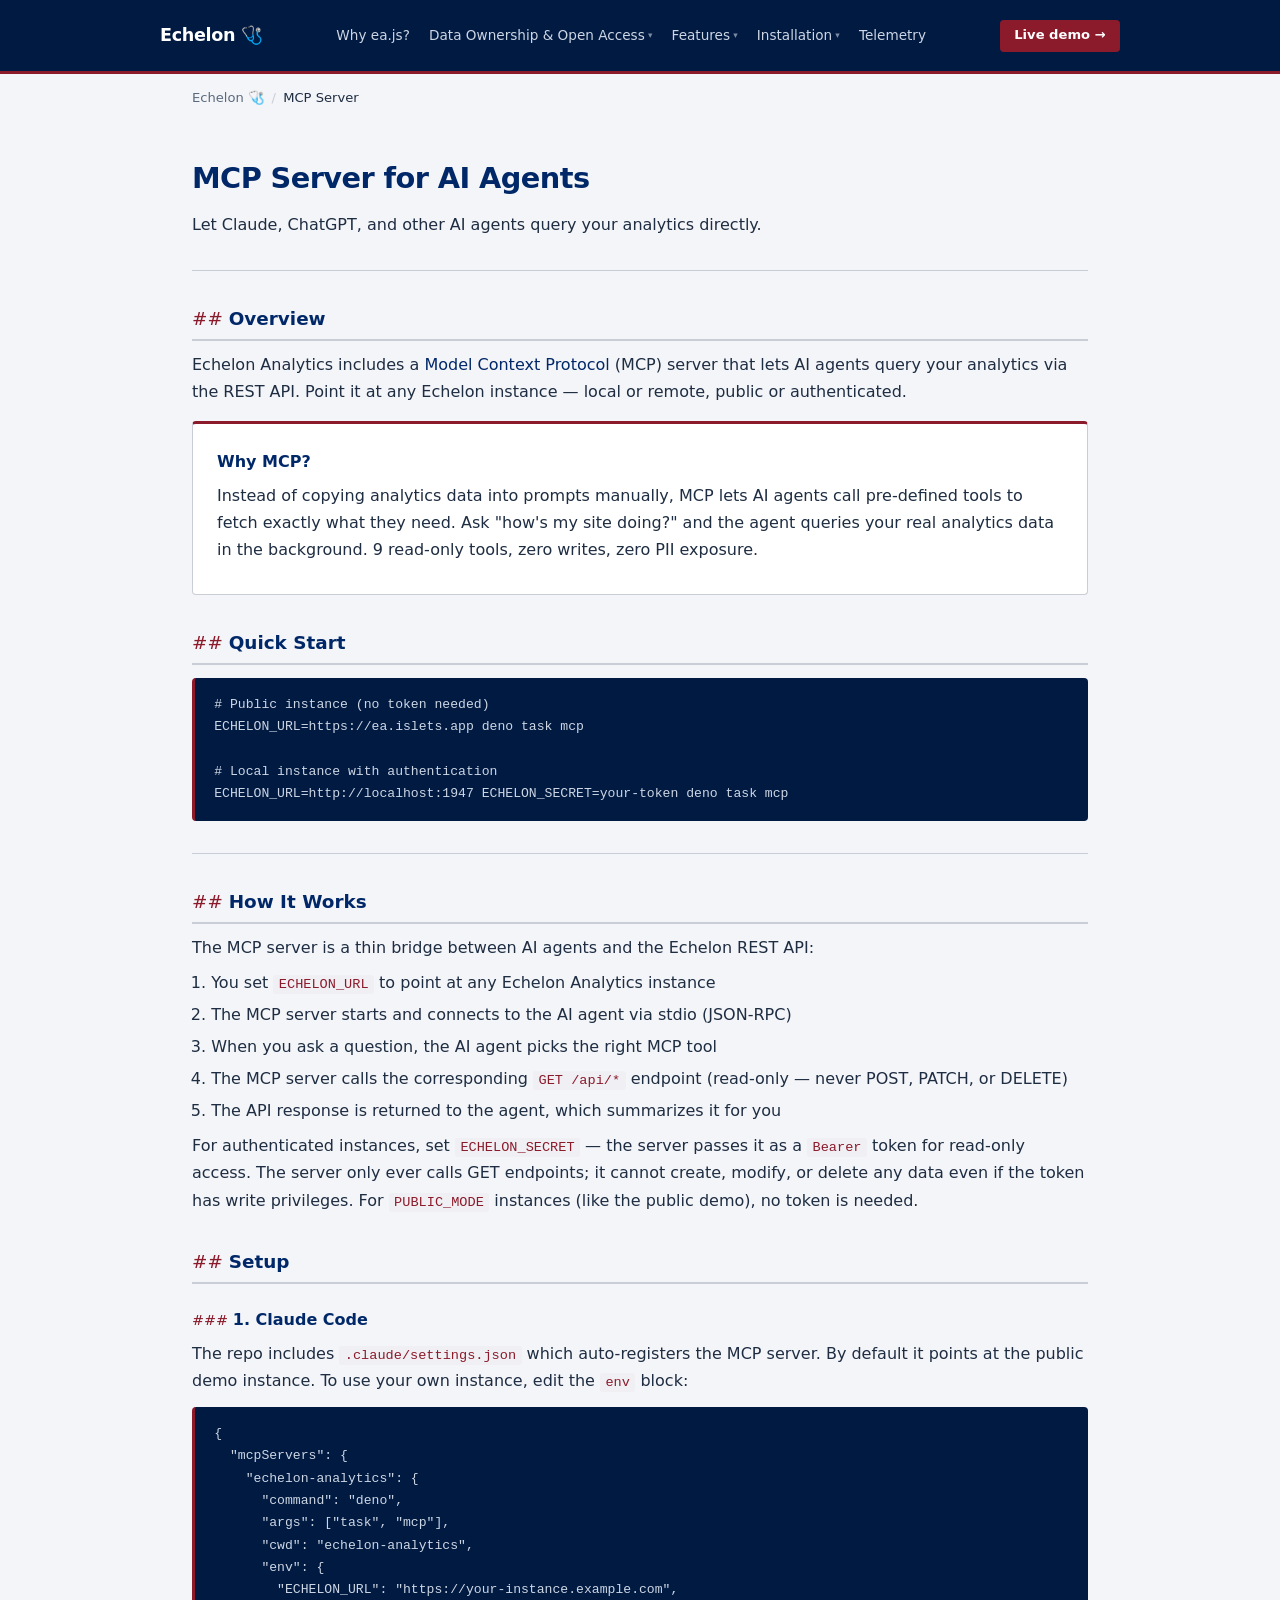
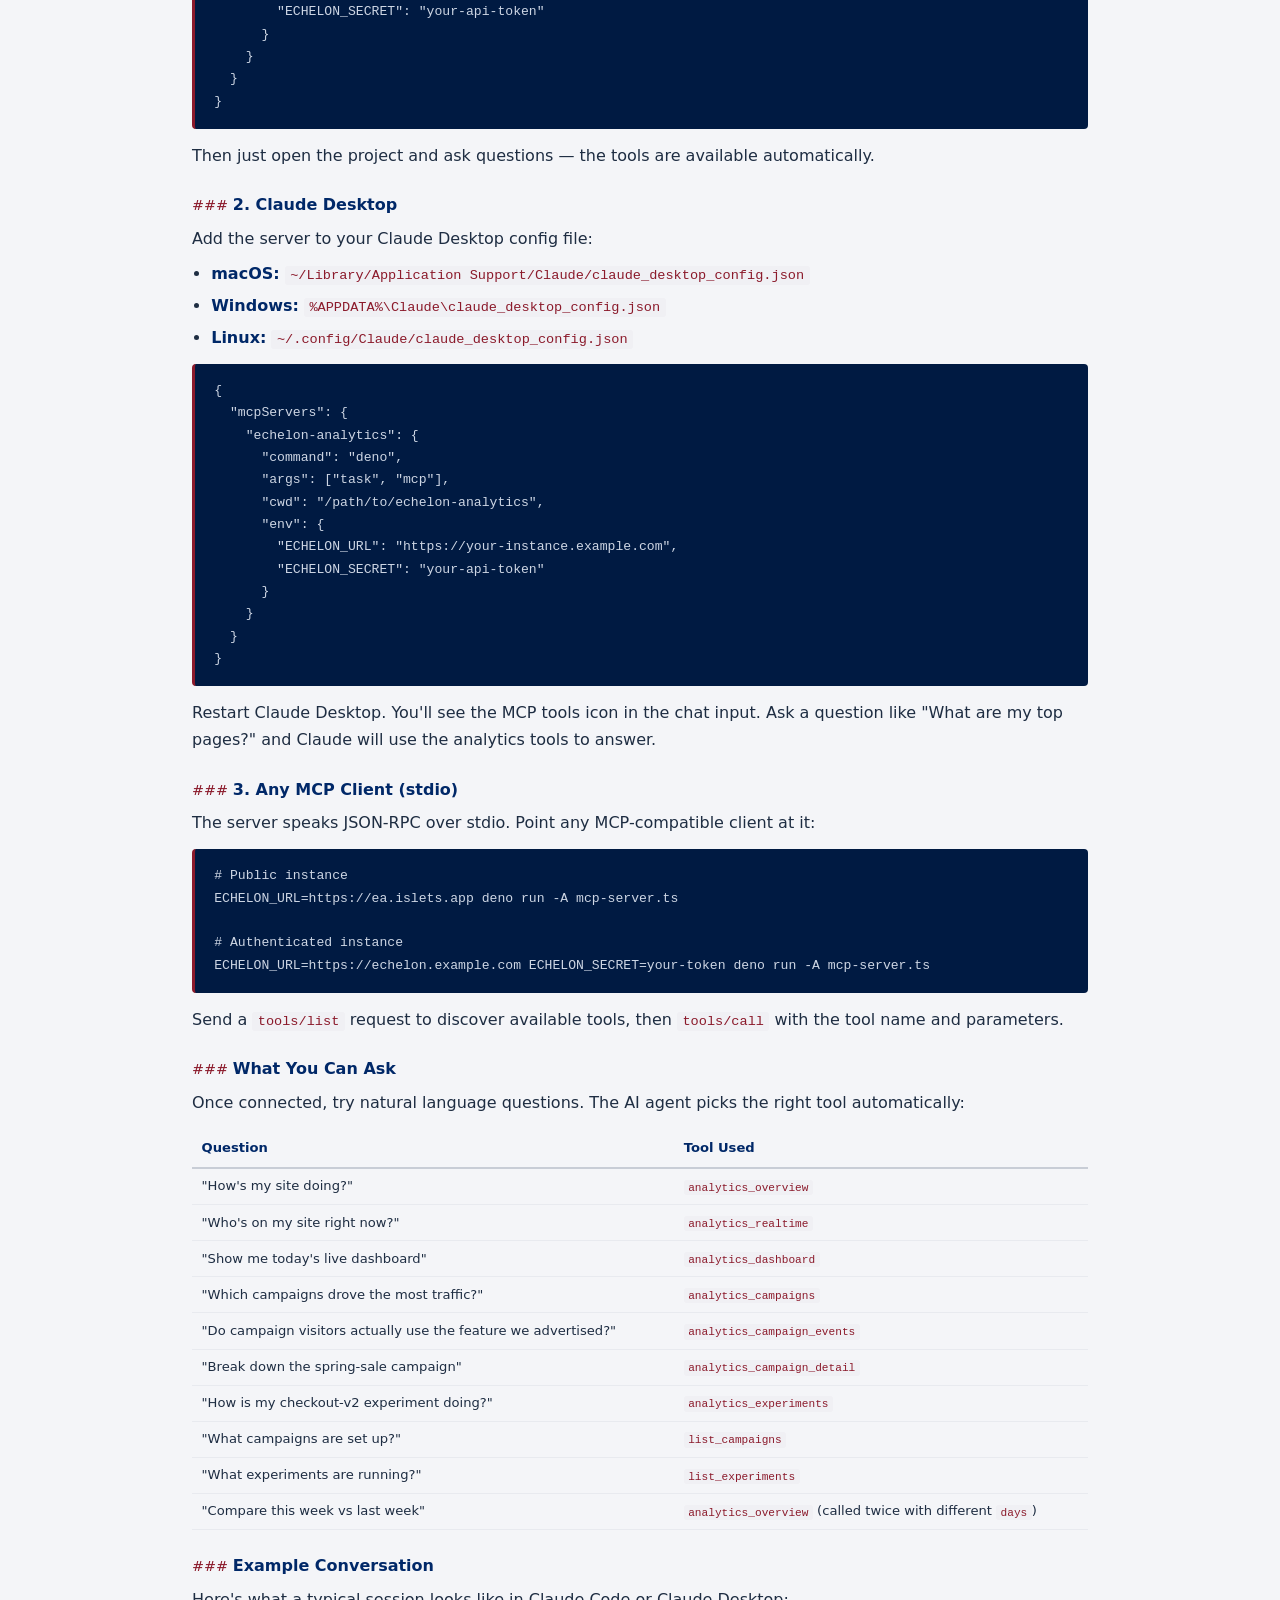
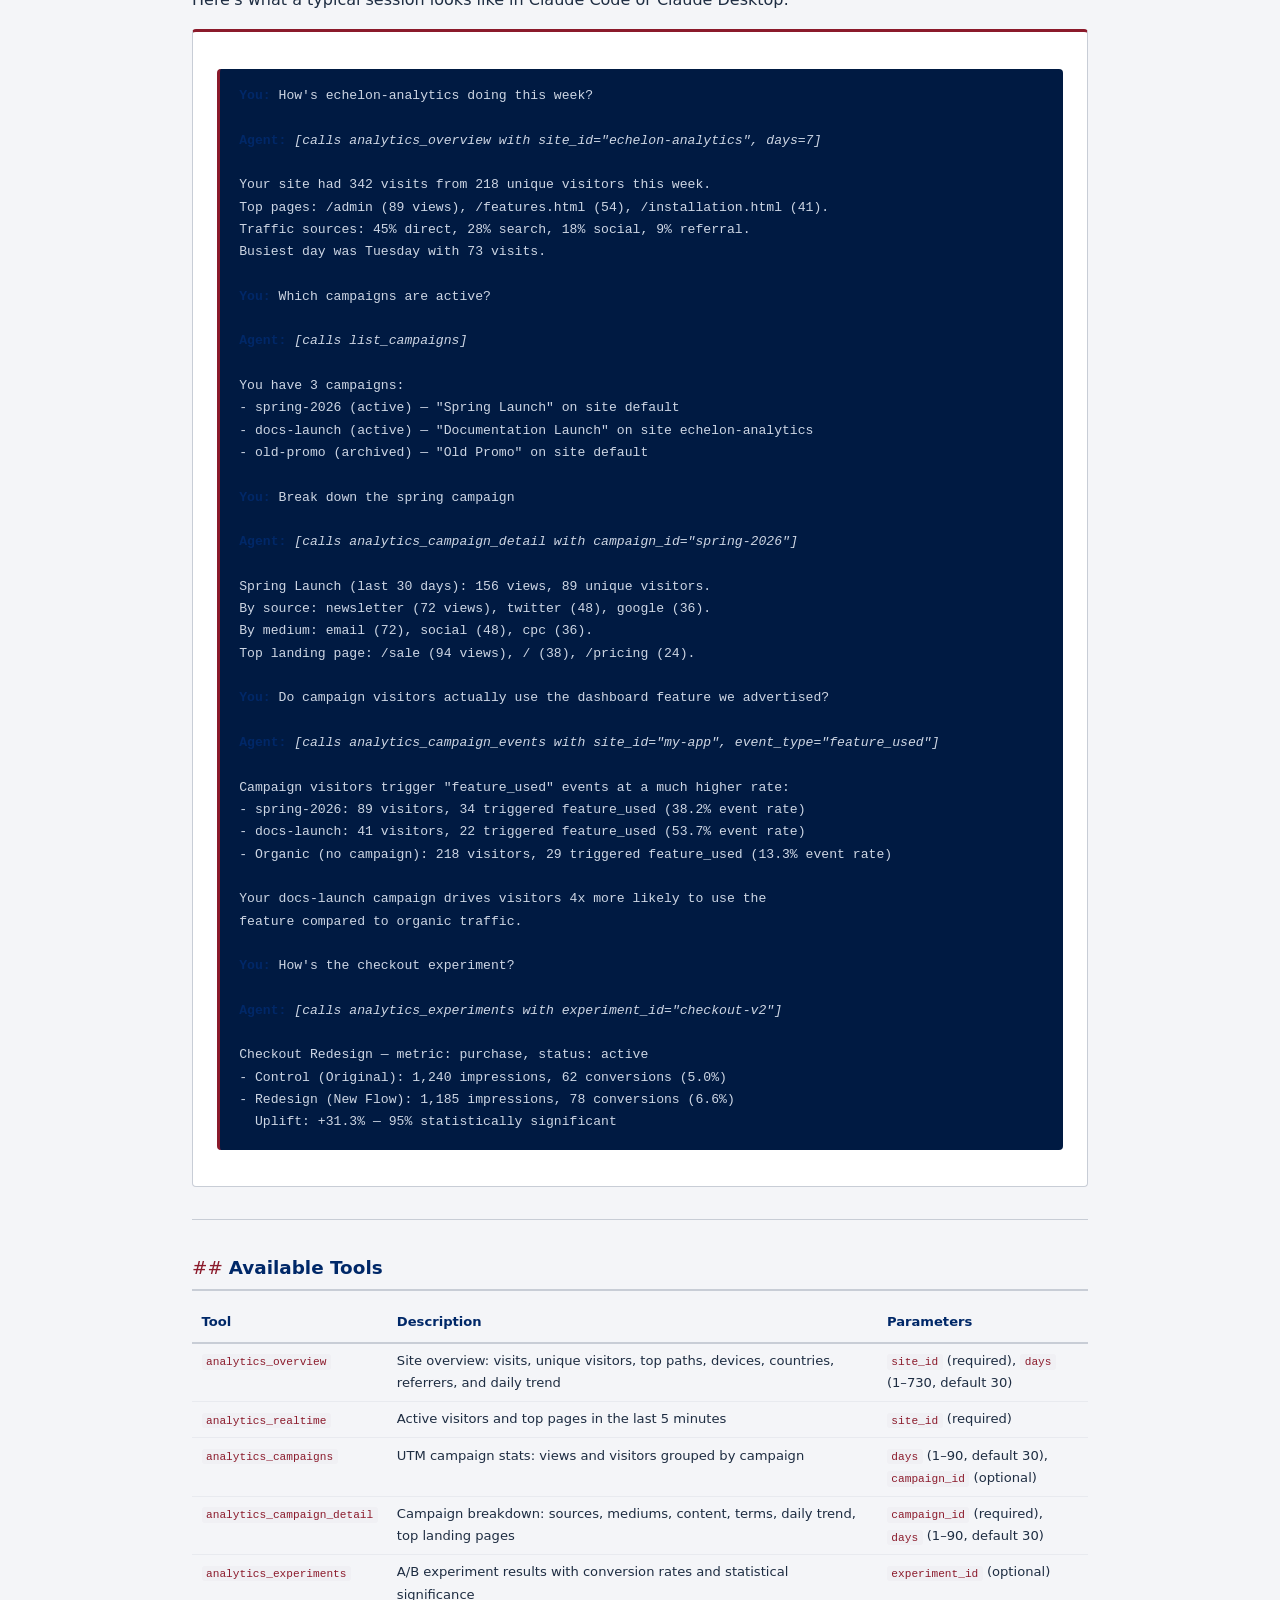
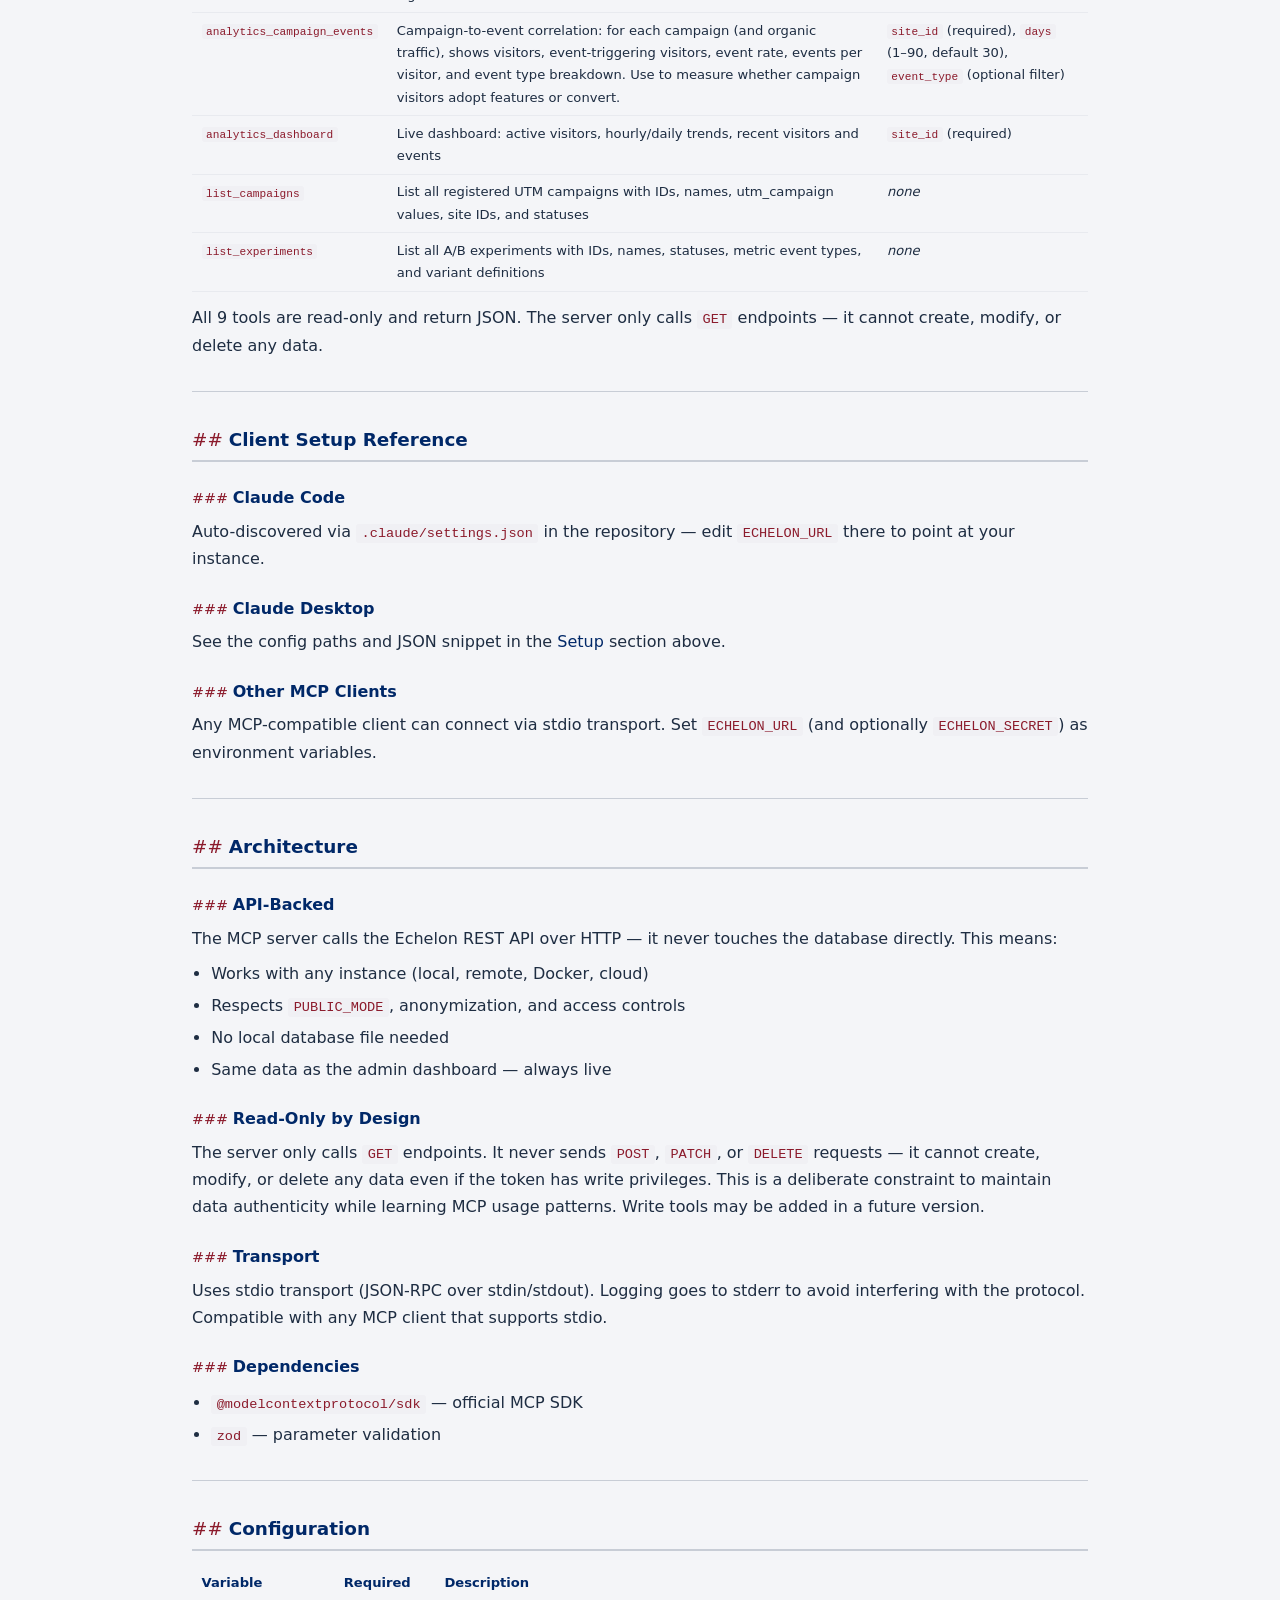
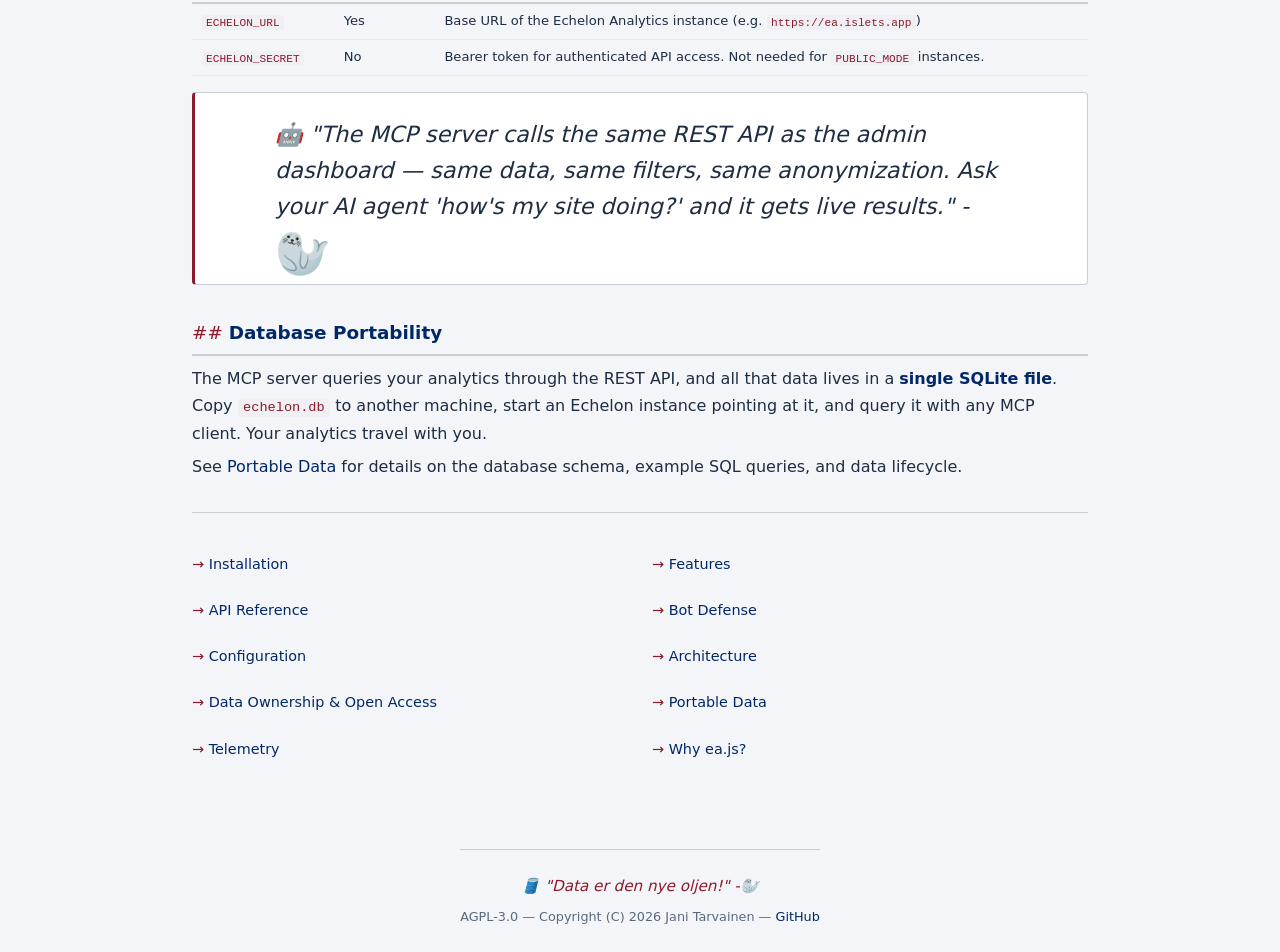
<file: docs/mcp.html>
<!DOCTYPE html>
<html lang="en">
<head>
<meta charset="utf-8">
<meta name="viewport" content="width=device-width, initial-scale=1">
<title>MCP Server for AI Agents — Echelon Analytics</title>
<meta name="description" content="Read-only Model Context Protocol (MCP) server for Echelon Analytics: let Claude Code, Claude Desktop, and other AI agents query your web analytics data directly.">
<link rel="canonical" href="https://ea.js.org/mcp.html">
<link rel="icon" href="favicon.ico">
<meta property="og:type" content="article">
<meta property="og:site_name" content="Echelon Analytics">
<meta property="og:title" content="MCP Server for AI Agents — Echelon Analytics">
<meta property="og:description" content="Read-only Model Context Protocol server: let AI agents query your analytics data. 6 tools for overview, realtime, campaigns, experiments, and dashboard stats.">
<meta property="og:url" content="https://ea.js.org/mcp.html">
<meta name="twitter:card" content="summary">
<meta name="twitter:title" content="MCP Server for AI Agents — Echelon Analytics">
<meta name="twitter:description" content="Read-only MCP server: let AI agents query your analytics. 6 pre-defined tools, read-only database access, zero PII exposure.">
<link rel="stylesheet" href="css/style.css">
<script async src="https://ea.trippi.app/ea.js" data-site="ea.js.org" data-cookie></script>
</head>
<body>

<header class="site-header" style="visibility:hidden">
  <div class="site-header-inner">
    <a href="/" class="logo">Echelon <span>🩺</span></a>
    <button class="nav-toggle" aria-label="Menu" onclick="this.closest('.site-header').classList.toggle('nav-open')">🍔</button>
    <div class="nav-links">
      <a href="why-ea.html">Why ea.js?</a>
      <div class="nav-group">
        <a href="data-ownership.html" class="nav-group-label">Data Ownership &amp; Open Access <span class="caret">&#9662;</span></a>
        <div class="nav-dropdown">
          <a href="data-ownership.html">Data Ownership &amp; Open Access</a>
          <a href="portable-data.html">Portable Data</a>
          <a href="api.html">API</a>
          <a href="mcp.html">MCP</a>
        </div>
      </div>
      <div class="nav-group">
        <a href="features.html" class="nav-group-label">Features <span class="caret">&#9662;</span></a>
        <div class="nav-dropdown">
          <a href="features.html">Features</a>
          <a href="bot-defense.html">Bot Defense</a>
          <a href="architecture.html">Architecture</a>
        </div>
      </div>
      <div class="nav-group">
        <a href="installation.html" class="nav-group-label">Installation <span class="caret">&#9662;</span></a>
        <div class="nav-dropdown">
          <a href="installation.html">Installation</a>
          <a href="configuration.html">Configuration</a>
        </div>
      </div>
      <a href="telemetry.html">Telemetry</a>
    </div>
    <a href="https://ea.islets.app/admin?site_id=ea" class="nav-cta" target="_blank" rel="noopener">Live demo &rarr;</a>
  </div>
</header>

<nav><a href="/">Echelon 🩺</a> <span class="sep">/</span> MCP Server</nav>
<main>
<h1>MCP Server for AI Agents</h1>
<p class="tagline">Let Claude, ChatGPT, and other AI agents query your analytics directly.</p>

<hr>

<h2>Overview</h2>
<p>Echelon Analytics includes a <a href="https://modelcontextprotocol.io/">Model Context Protocol</a> (MCP) server that lets AI agents query your analytics via the REST API. Point it at any Echelon instance — local or remote, public or authenticated.</p>

<div class="card">
  <h3>Why MCP?</h3>
  <p>Instead of copying analytics data into prompts manually, MCP lets AI agents call pre-defined tools to fetch exactly what they need. Ask "how's my site doing?" and the agent queries your real analytics data in the background. 9 read-only tools, zero writes, zero PII exposure.</p>
</div>

<h2>Quick Start</h2>
<pre># Public instance (no token needed)
ECHELON_URL=https://ea.islets.app deno task mcp

# Local instance with authentication
ECHELON_URL=http://localhost:1947 ECHELON_SECRET=your-token deno task mcp</pre>

<hr>

<h2 id="how-to-use">How It Works</h2>
<p>The MCP server is a thin bridge between AI agents and the Echelon REST API:</p>
<ol>
  <li>You set <code>ECHELON_URL</code> to point at any Echelon Analytics instance</li>
  <li>The MCP server starts and connects to the AI agent via stdio (JSON-RPC)</li>
  <li>When you ask a question, the AI agent picks the right MCP tool</li>
  <li>The MCP server calls the corresponding <code>GET /api/*</code> endpoint (read-only — never POST, PATCH, or DELETE)</li>
  <li>The API response is returned to the agent, which summarizes it for you</li>
</ol>
<p>For authenticated instances, set <code>ECHELON_SECRET</code> — the server passes it as a <code>Bearer</code> token for read-only access. The server only ever calls GET endpoints; it cannot create, modify, or delete any data even if the token has write privileges. For <code>PUBLIC_MODE</code> instances (like the public demo), no token is needed.</p>

<h2>Setup</h2>

<h3>1. Claude Code</h3>
<p>The repo includes <code>.claude/settings.json</code> which auto-registers the MCP server. By default it points at the public demo instance. To use your own instance, edit the <code>env</code> block:</p>
<pre>{
  "mcpServers": {
    "echelon-analytics": {
      "command": "deno",
      "args": ["task", "mcp"],
      "cwd": "echelon-analytics",
      "env": {
        "ECHELON_URL": "https://your-instance.example.com",
        "ECHELON_SECRET": "your-api-token"
      }
    }
  }
}</pre>
<p>Then just open the project and ask questions — the tools are available automatically.</p>

<h3>2. Claude Desktop</h3>
<p>Add the server to your Claude Desktop config file:</p>
<ul>
  <li><strong>macOS:</strong> <code>~/Library/Application Support/Claude/claude_desktop_config.json</code></li>
  <li><strong>Windows:</strong> <code>%APPDATA%\Claude\claude_desktop_config.json</code></li>
  <li><strong>Linux:</strong> <code>~/.config/Claude/claude_desktop_config.json</code></li>
</ul>
<pre>{
  "mcpServers": {
    "echelon-analytics": {
      "command": "deno",
      "args": ["task", "mcp"],
      "cwd": "/path/to/echelon-analytics",
      "env": {
        "ECHELON_URL": "https://your-instance.example.com",
        "ECHELON_SECRET": "your-api-token"
      }
    }
  }
}</pre>
<p>Restart Claude Desktop. You'll see the MCP tools icon in the chat input. Ask a question like "What are my top pages?" and Claude will use the analytics tools to answer.</p>

<h3>3. Any MCP Client (stdio)</h3>
<p>The server speaks JSON-RPC over stdio. Point any MCP-compatible client at it:</p>
<pre># Public instance
ECHELON_URL=https://ea.islets.app deno run -A mcp-server.ts

# Authenticated instance
ECHELON_URL=https://echelon.example.com ECHELON_SECRET=your-token deno run -A mcp-server.ts</pre>
<p>Send a <code>tools/list</code> request to discover available tools, then <code>tools/call</code> with the tool name and parameters.</p>

<h3>What You Can Ask</h3>
<p>Once connected, try natural language questions. The AI agent picks the right tool automatically:</p>
<table>
<tr><th>Question</th><th>Tool Used</th></tr>
<tr><td>"How's my site doing?"</td><td><code>analytics_overview</code></td></tr>
<tr><td>"Who's on my site right now?"</td><td><code>analytics_realtime</code></td></tr>
<tr><td>"Show me today's live dashboard"</td><td><code>analytics_dashboard</code></td></tr>
<tr><td>"Which campaigns drove the most traffic?"</td><td><code>analytics_campaigns</code></td></tr>
<tr><td>"Do campaign visitors actually use the feature we advertised?"</td><td><code>analytics_campaign_events</code></td></tr>
<tr><td>"Break down the spring-sale campaign"</td><td><code>analytics_campaign_detail</code></td></tr>
<tr><td>"How is my checkout-v2 experiment doing?"</td><td><code>analytics_experiments</code></td></tr>
<tr><td>"What campaigns are set up?"</td><td><code>list_campaigns</code></td></tr>
<tr><td>"What experiments are running?"</td><td><code>list_experiments</code></td></tr>
<tr><td>"Compare this week vs last week"</td><td><code>analytics_overview</code> (called twice with different <code>days</code>)</td></tr>
</table>

<h3>Example Conversation</h3>
<p>Here's what a typical session looks like in Claude Code or Claude Desktop:</p>

<div class="card">
<pre style="white-space:pre-wrap"><strong>You:</strong> How's echelon-analytics doing this week?

<strong>Agent:</strong> <em>[calls analytics_overview with site_id="echelon-analytics", days=7]</em>

Your site had 342 visits from 218 unique visitors this week.
Top pages: /admin (89 views), /features.html (54), /installation.html (41).
Traffic sources: 45% direct, 28% search, 18% social, 9% referral.
Busiest day was Tuesday with 73 visits.

<strong>You:</strong> Which campaigns are active?

<strong>Agent:</strong> <em>[calls list_campaigns]</em>

You have 3 campaigns:
- spring-2026 (active) — "Spring Launch" on site default
- docs-launch (active) — "Documentation Launch" on site echelon-analytics
- old-promo (archived) — "Old Promo" on site default

<strong>You:</strong> Break down the spring campaign

<strong>Agent:</strong> <em>[calls analytics_campaign_detail with campaign_id="spring-2026"]</em>

Spring Launch (last 30 days): 156 views, 89 unique visitors.
By source: newsletter (72 views), twitter (48), google (36).
By medium: email (72), social (48), cpc (36).
Top landing page: /sale (94 views), / (38), /pricing (24).

<strong>You:</strong> Do campaign visitors actually use the dashboard feature we advertised?

<strong>Agent:</strong> <em>[calls analytics_campaign_events with site_id="my-app", event_type="feature_used"]</em>

Campaign visitors trigger "feature_used" events at a much higher rate:
- spring-2026: 89 visitors, 34 triggered feature_used (38.2% event rate)
- docs-launch: 41 visitors, 22 triggered feature_used (53.7% event rate)
- Organic (no campaign): 218 visitors, 29 triggered feature_used (13.3% event rate)

Your docs-launch campaign drives visitors 4x more likely to use the
feature compared to organic traffic.

<strong>You:</strong> How's the checkout experiment?

<strong>Agent:</strong> <em>[calls analytics_experiments with experiment_id="checkout-v2"]</em>

Checkout Redesign — metric: purchase, status: active
- Control (Original): 1,240 impressions, 62 conversions (5.0%)
- Redesign (New Flow): 1,185 impressions, 78 conversions (6.6%)
  Uplift: +31.3% — 95% statistically significant</pre>
</div>

<hr>

<h2>Available Tools</h2>

<table>
<tr><th>Tool</th><th>Description</th><th>Parameters</th></tr>
<tr>
  <td><code>analytics_overview</code></td>
  <td>Site overview: visits, unique visitors, top paths, devices, countries, referrers, and daily trend</td>
  <td><code>site_id</code> (required), <code>days</code> (1–730, default 30)</td>
</tr>
<tr>
  <td><code>analytics_realtime</code></td>
  <td>Active visitors and top pages in the last 5 minutes</td>
  <td><code>site_id</code> (required)</td>
</tr>
<tr>
  <td><code>analytics_campaigns</code></td>
  <td>UTM campaign stats: views and visitors grouped by campaign</td>
  <td><code>days</code> (1–90, default 30), <code>campaign_id</code> (optional)</td>
</tr>
<tr>
  <td><code>analytics_campaign_detail</code></td>
  <td>Campaign breakdown: sources, mediums, content, terms, daily trend, top landing pages</td>
  <td><code>campaign_id</code> (required), <code>days</code> (1–90, default 30)</td>
</tr>
<tr>
  <td><code>analytics_experiments</code></td>
  <td>A/B experiment results with conversion rates and statistical significance</td>
  <td><code>experiment_id</code> (optional)</td>
</tr>
<tr>
  <td><code>analytics_campaign_events</code></td>
  <td>Campaign-to-event correlation: for each campaign (and organic traffic), shows visitors, event-triggering visitors, event rate, events per visitor, and event type breakdown. Use to measure whether campaign visitors adopt features or convert.</td>
  <td><code>site_id</code> (required), <code>days</code> (1–90, default 30), <code>event_type</code> (optional filter)</td>
</tr>
<tr>
  <td><code>analytics_dashboard</code></td>
  <td>Live dashboard: active visitors, hourly/daily trends, recent visitors and events</td>
  <td><code>site_id</code> (required)</td>
</tr>
<tr>
  <td><code>list_campaigns</code></td>
  <td>List all registered UTM campaigns with IDs, names, utm_campaign values, site IDs, and statuses</td>
  <td><em>none</em></td>
</tr>
<tr>
  <td><code>list_experiments</code></td>
  <td>List all A/B experiments with IDs, names, statuses, metric event types, and variant definitions</td>
  <td><em>none</em></td>
</tr>
</table>

<p>All 9 tools are read-only and return JSON. The server only calls <code>GET</code> endpoints — it cannot create, modify, or delete any data.</p>

<hr>

<h2>Client Setup Reference</h2>

<h3>Claude Code</h3>
<p>Auto-discovered via <code>.claude/settings.json</code> in the repository — edit <code>ECHELON_URL</code> there to point at your instance.</p>

<h3>Claude Desktop</h3>
<p>See the config paths and JSON snippet in the <a href="#how-to-use">Setup</a> section above.</p>

<h3>Other MCP Clients</h3>
<p>Any MCP-compatible client can connect via stdio transport. Set <code>ECHELON_URL</code> (and optionally <code>ECHELON_SECRET</code>) as environment variables.</p>

<hr>

<h2>Architecture</h2>

<h3>API-Backed</h3>
<p>The MCP server calls the Echelon REST API over HTTP — it never touches the database directly. This means:</p>
<ul>
  <li>Works with any instance (local, remote, Docker, cloud)</li>
  <li>Respects <code>PUBLIC_MODE</code>, anonymization, and access controls</li>
  <li>No local database file needed</li>
  <li>Same data as the admin dashboard — always live</li>
</ul>

<h3>Read-Only by Design</h3>
<p>The server only calls <code>GET</code> endpoints. It never sends <code>POST</code>, <code>PATCH</code>, or <code>DELETE</code> requests — it cannot create, modify, or delete any data even if the token has write privileges. This is a deliberate constraint to maintain data authenticity while learning MCP usage patterns. Write tools may be added in a future version.</p>

<h3>Transport</h3>
<p>Uses stdio transport (JSON-RPC over stdin/stdout). Logging goes to stderr to avoid interfering with the protocol. Compatible with any MCP client that supports stdio.</p>

<h3>Dependencies</h3>
<ul>
  <li><code>@modelcontextprotocol/sdk</code> — official MCP SDK</li>
  <li><code>zod</code> — parameter validation</li>
</ul>

<hr>

<h2>Configuration</h2>
<table>
<tr><th>Variable</th><th>Required</th><th>Description</th></tr>
<tr><td><code>ECHELON_URL</code></td><td>Yes</td><td>Base URL of the Echelon Analytics instance (e.g. <code>https://ea.islets.app</code>)</td></tr>
<tr><td><code>ECHELON_SECRET</code></td><td>No</td><td>Bearer token for authenticated API access. Not needed for <code>PUBLIC_MODE</code> instances.</td></tr>
</table>

<p class="seal-tip">🤖 "The MCP server calls the same REST API as the admin dashboard — same data, same filters, same anonymization. Ask your AI agent 'how's my site doing?' and it gets live results." -<span class="seal">🦭</span></p>

<h2>Database Portability</h2>
<p>The MCP server queries your analytics through the REST API, and all that data lives in a <strong>single SQLite file</strong>. Copy <code>echelon.db</code> to another machine, start an Echelon instance pointing at it, and query it with any MCP client. Your analytics travel with you.</p>
<p>See <a href="portable-data.html">Portable Data</a> for details on the database schema, example SQL queries, and data lifecycle.</p>

<hr>
<div class="doc-nav">
  <a href="installation.html">Installation</a>
  <a href="features.html">Features</a>
  <a href="api.html">API Reference</a>
  <a href="bot-defense.html">Bot Defense</a>
  <a href="configuration.html">Configuration</a>
  <a href="architecture.html">Architecture</a>
  <a href="data-ownership.html">Data Ownership &amp; Open Access</a>
  <a href="portable-data.html">Portable Data</a>
  <a href="telemetry.html">Telemetry</a>
  <a href="why-ea.html">Why ea.js?</a>
</div>
</main>

<footer class="footer">
  <div class="quote">🛢️ "Data er den nye oljen!" -🦭</div>
  <div class="links">AGPL-3.0 — Copyright (C) 2026 Jani Tarvainen — <a href="https://github.com/janit/ea">GitHub</a></div>
</footer>

<script>(function(){var h=document.querySelector(".site-header");if(!h)return;var inner=h.querySelector(".site-header-inner");function check(){h.removeAttribute("data-collapsed");h.classList.remove("nav-open");if(inner.scrollWidth>inner.clientWidth+2)h.setAttribute("data-collapsed","");}window.addEventListener("resize",check);check();h.style.visibility="";})()</script>
</body>
</html>
</file>
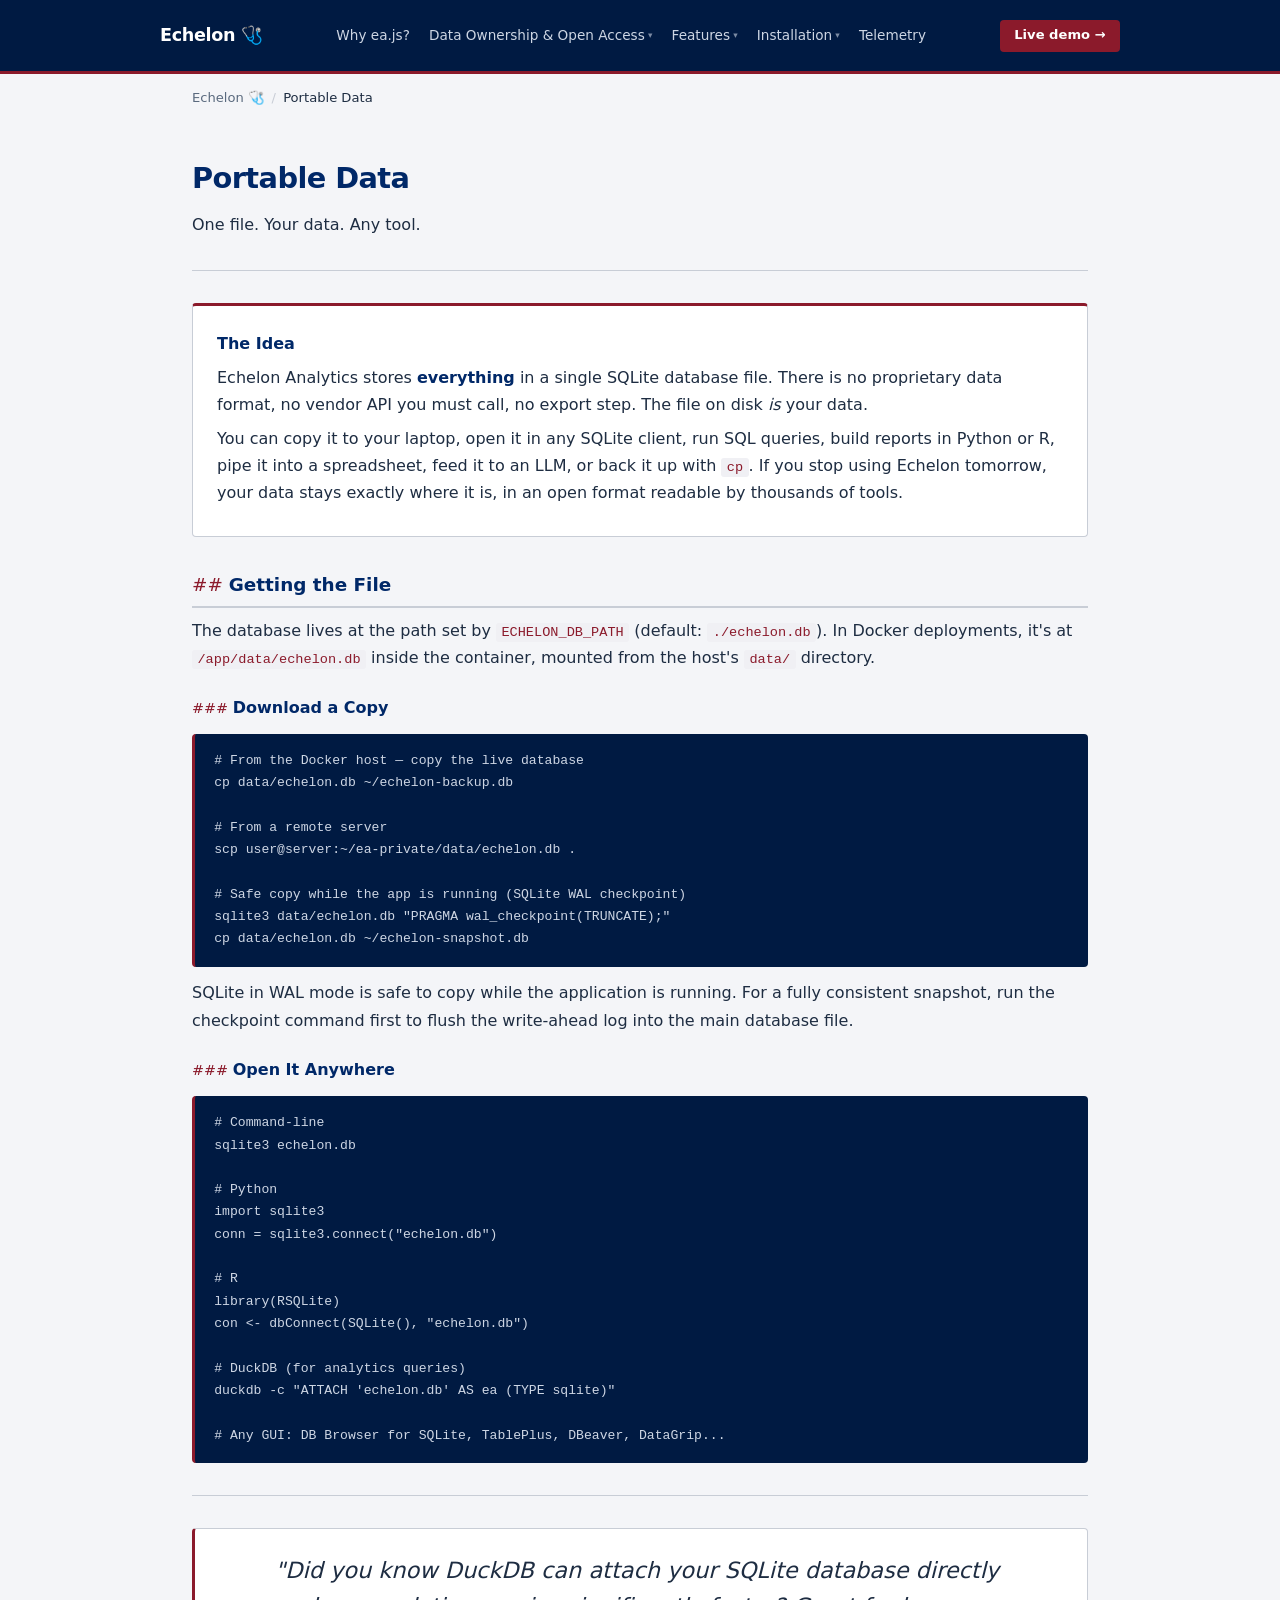
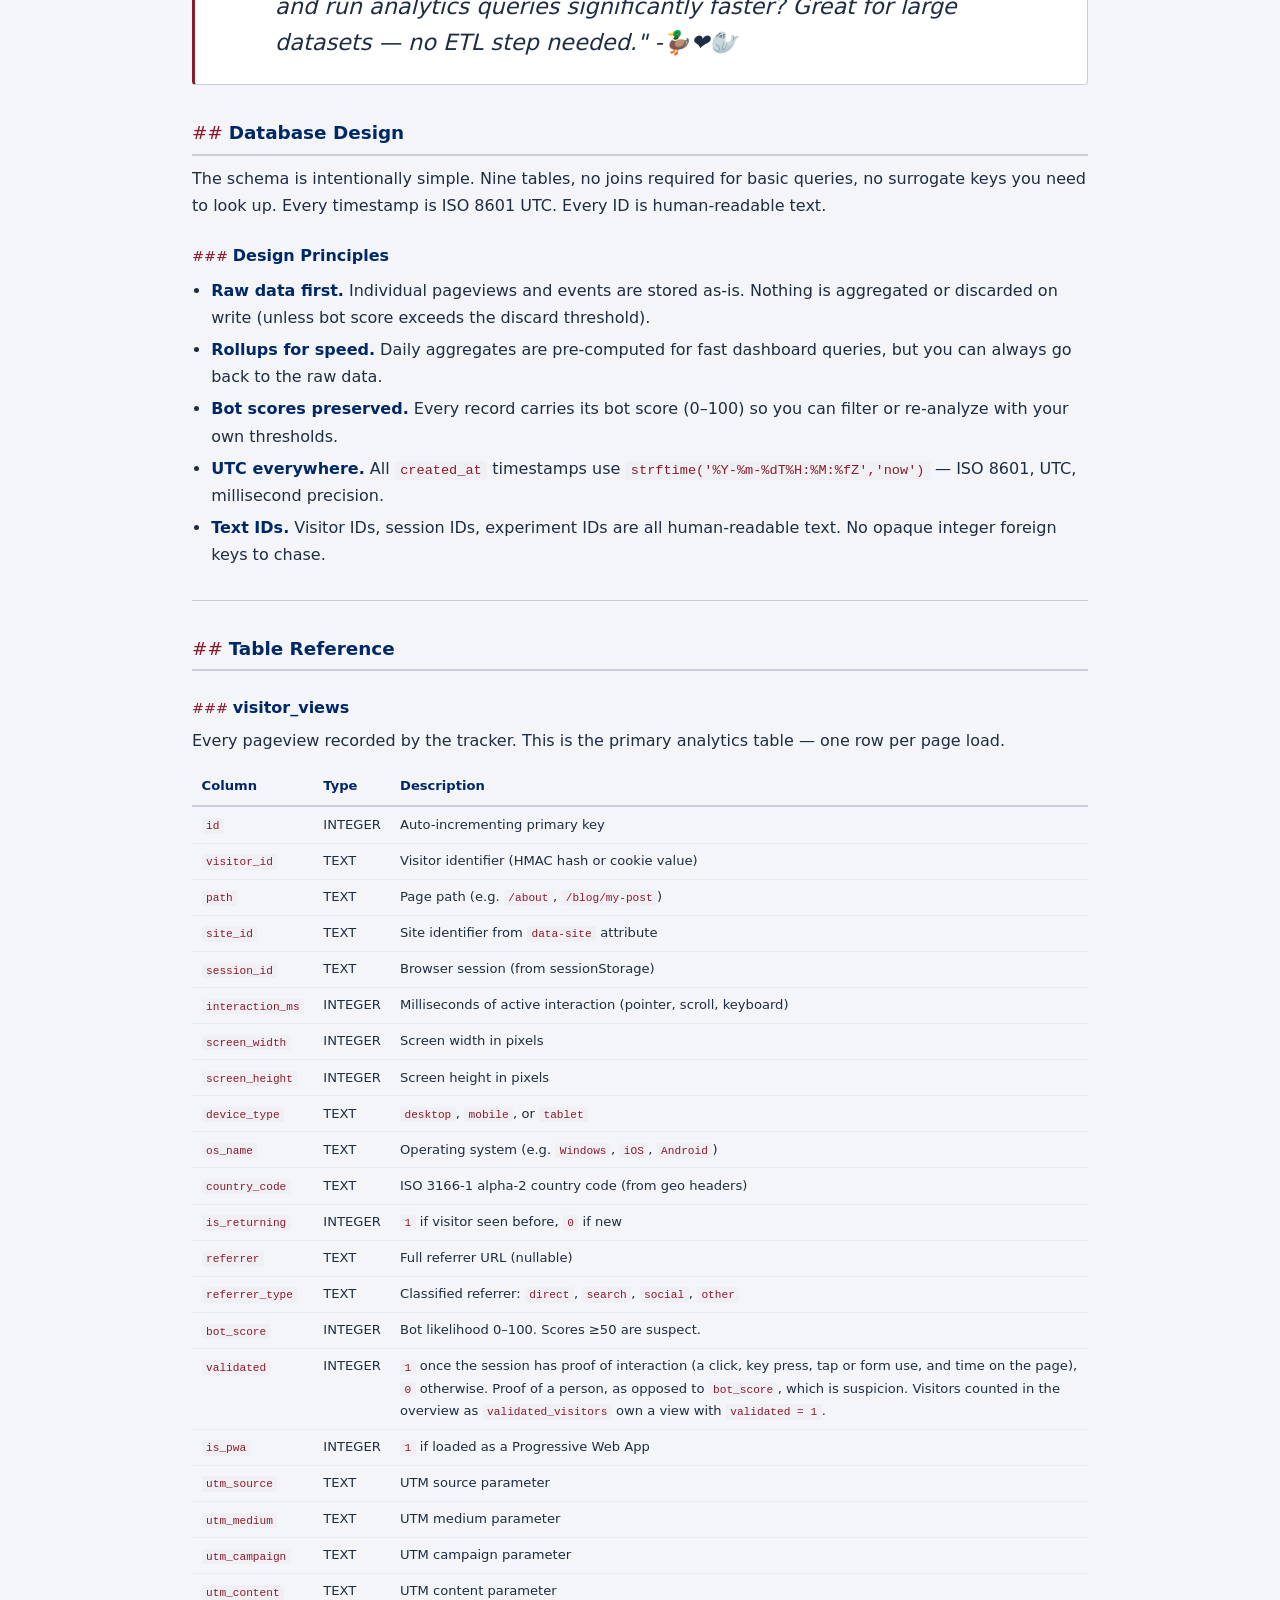
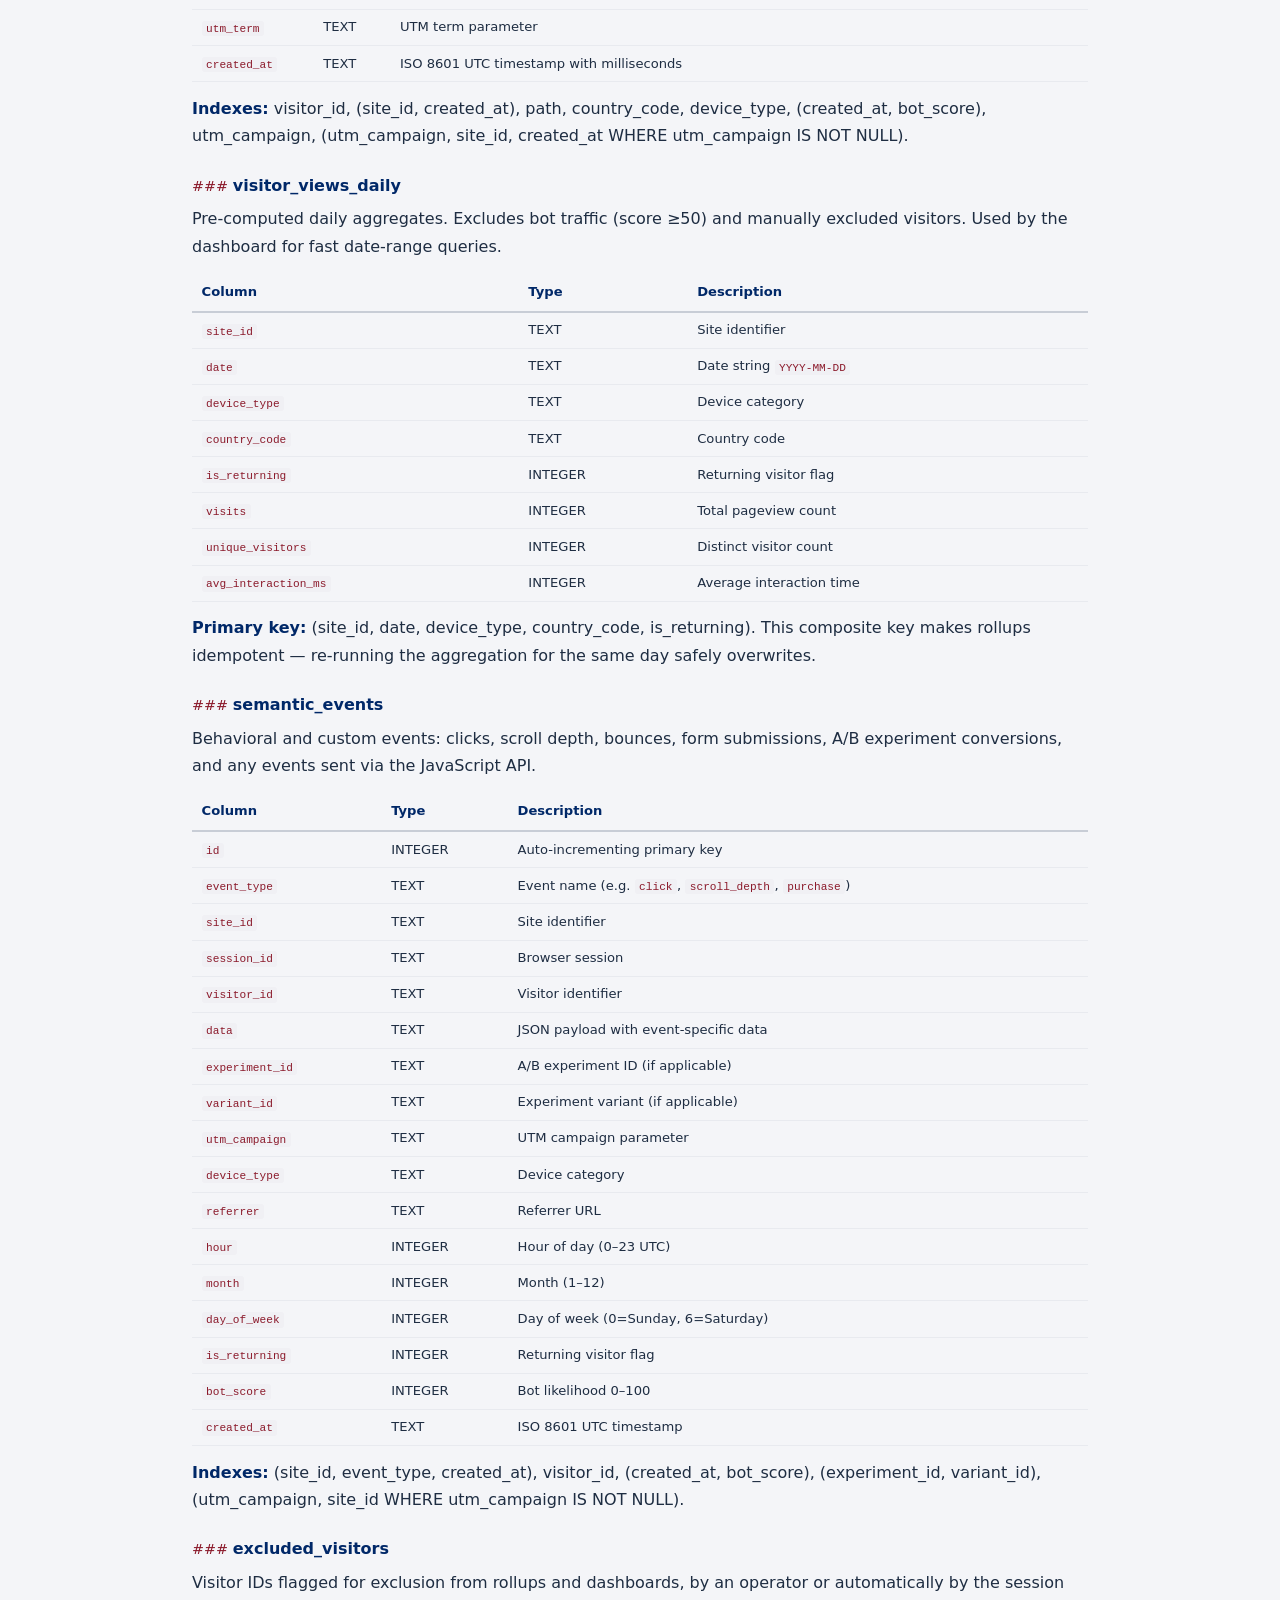
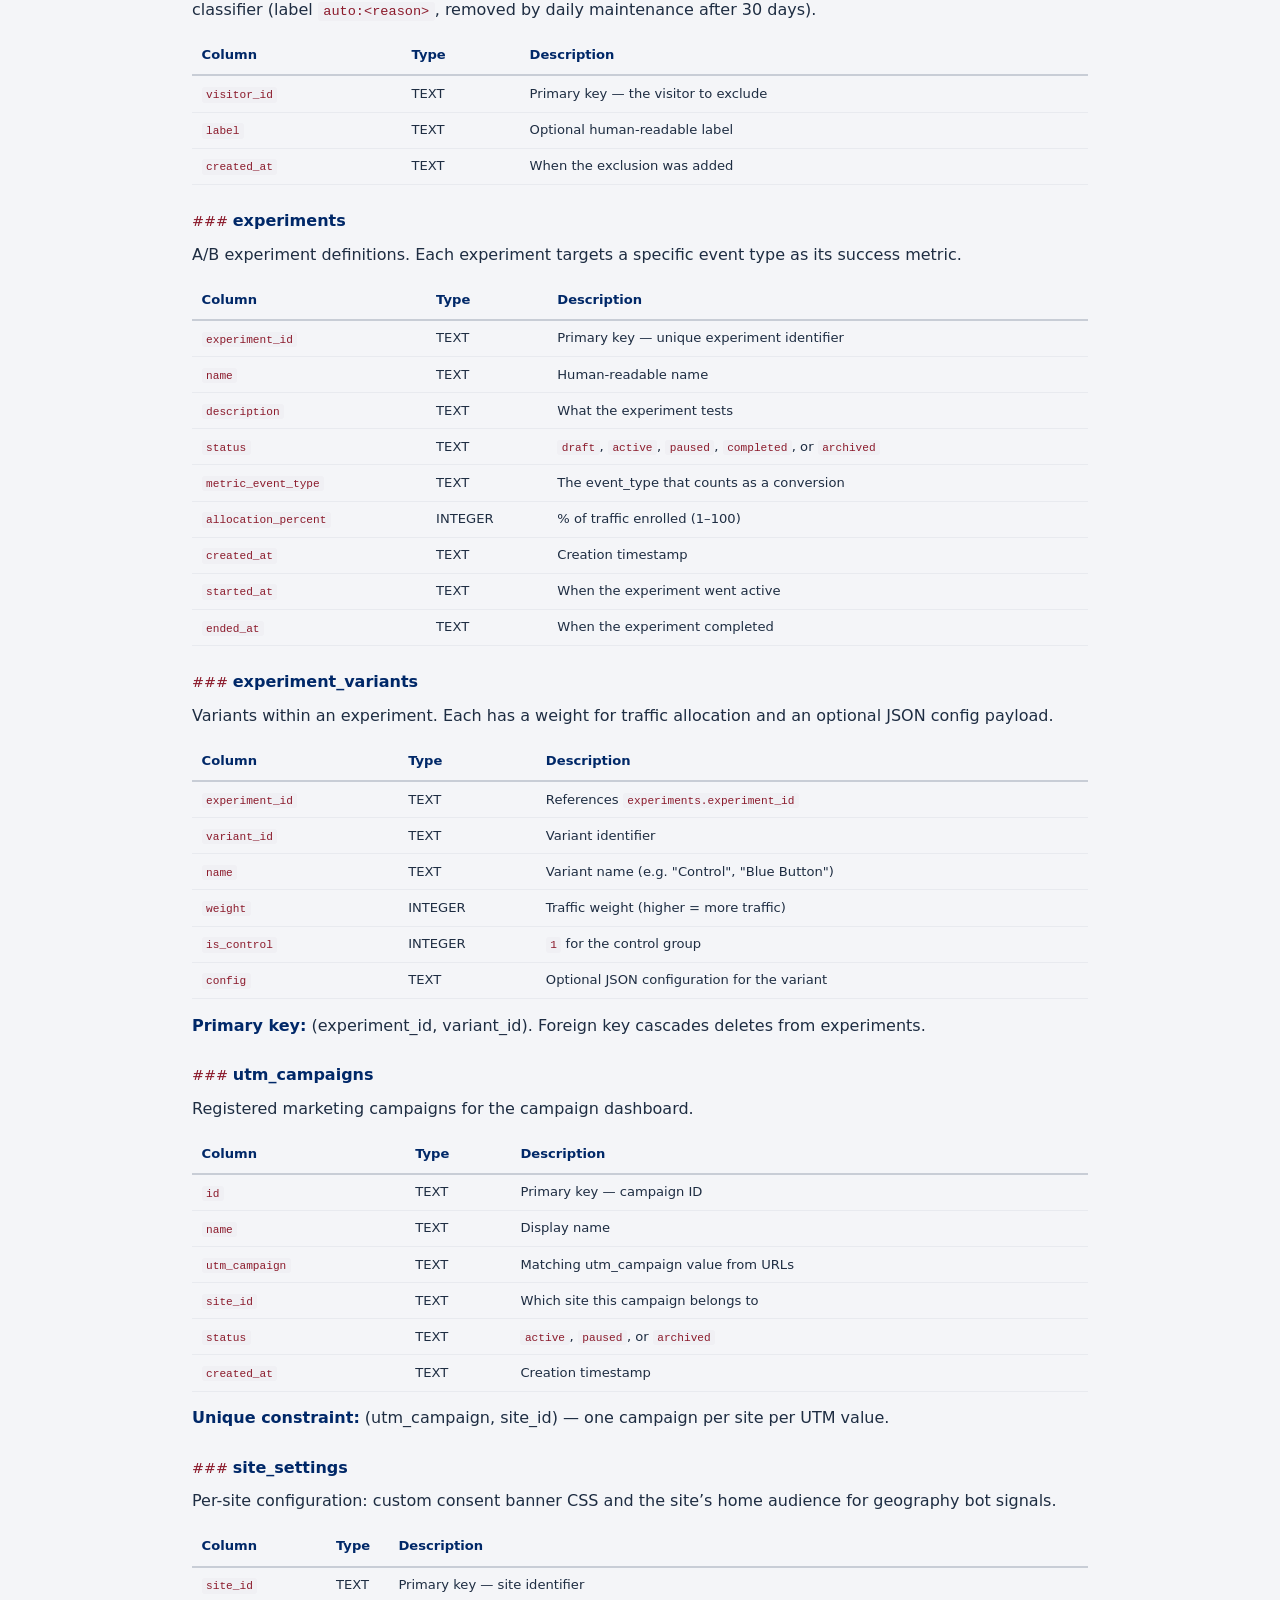
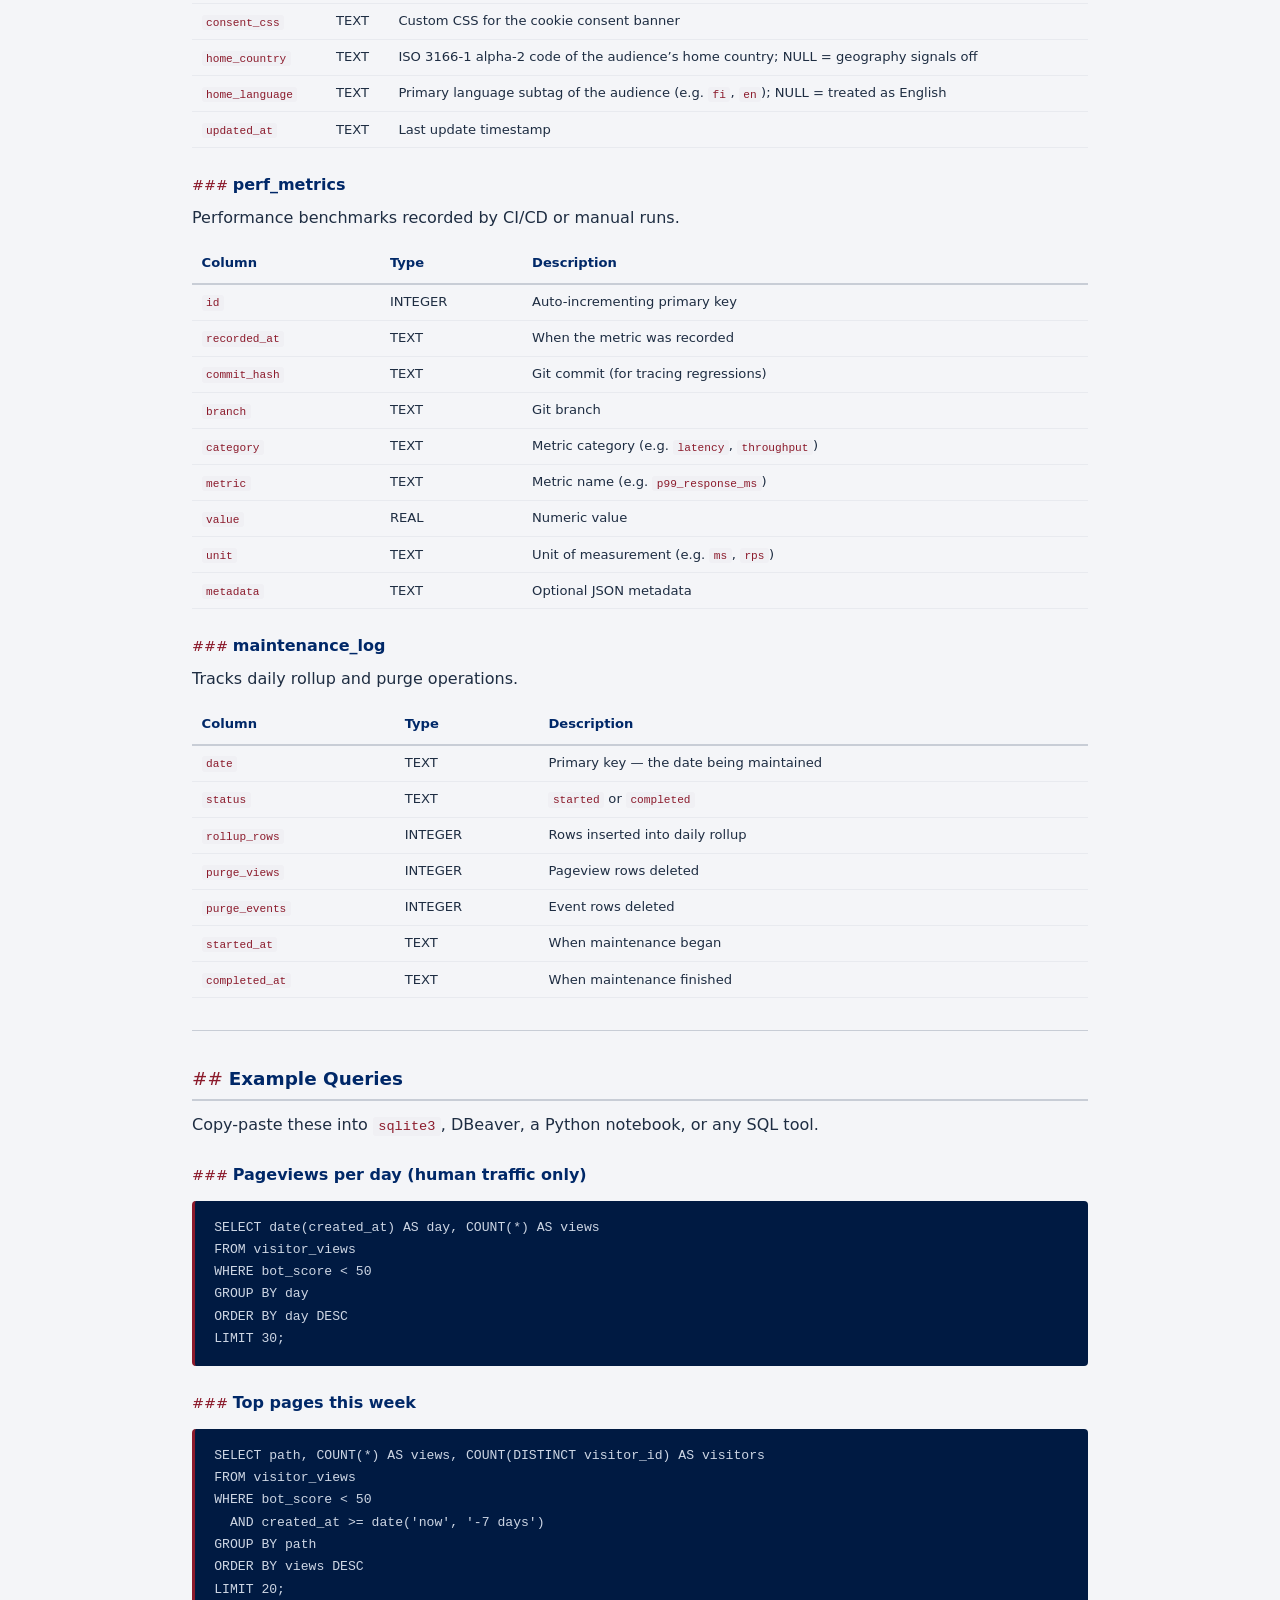
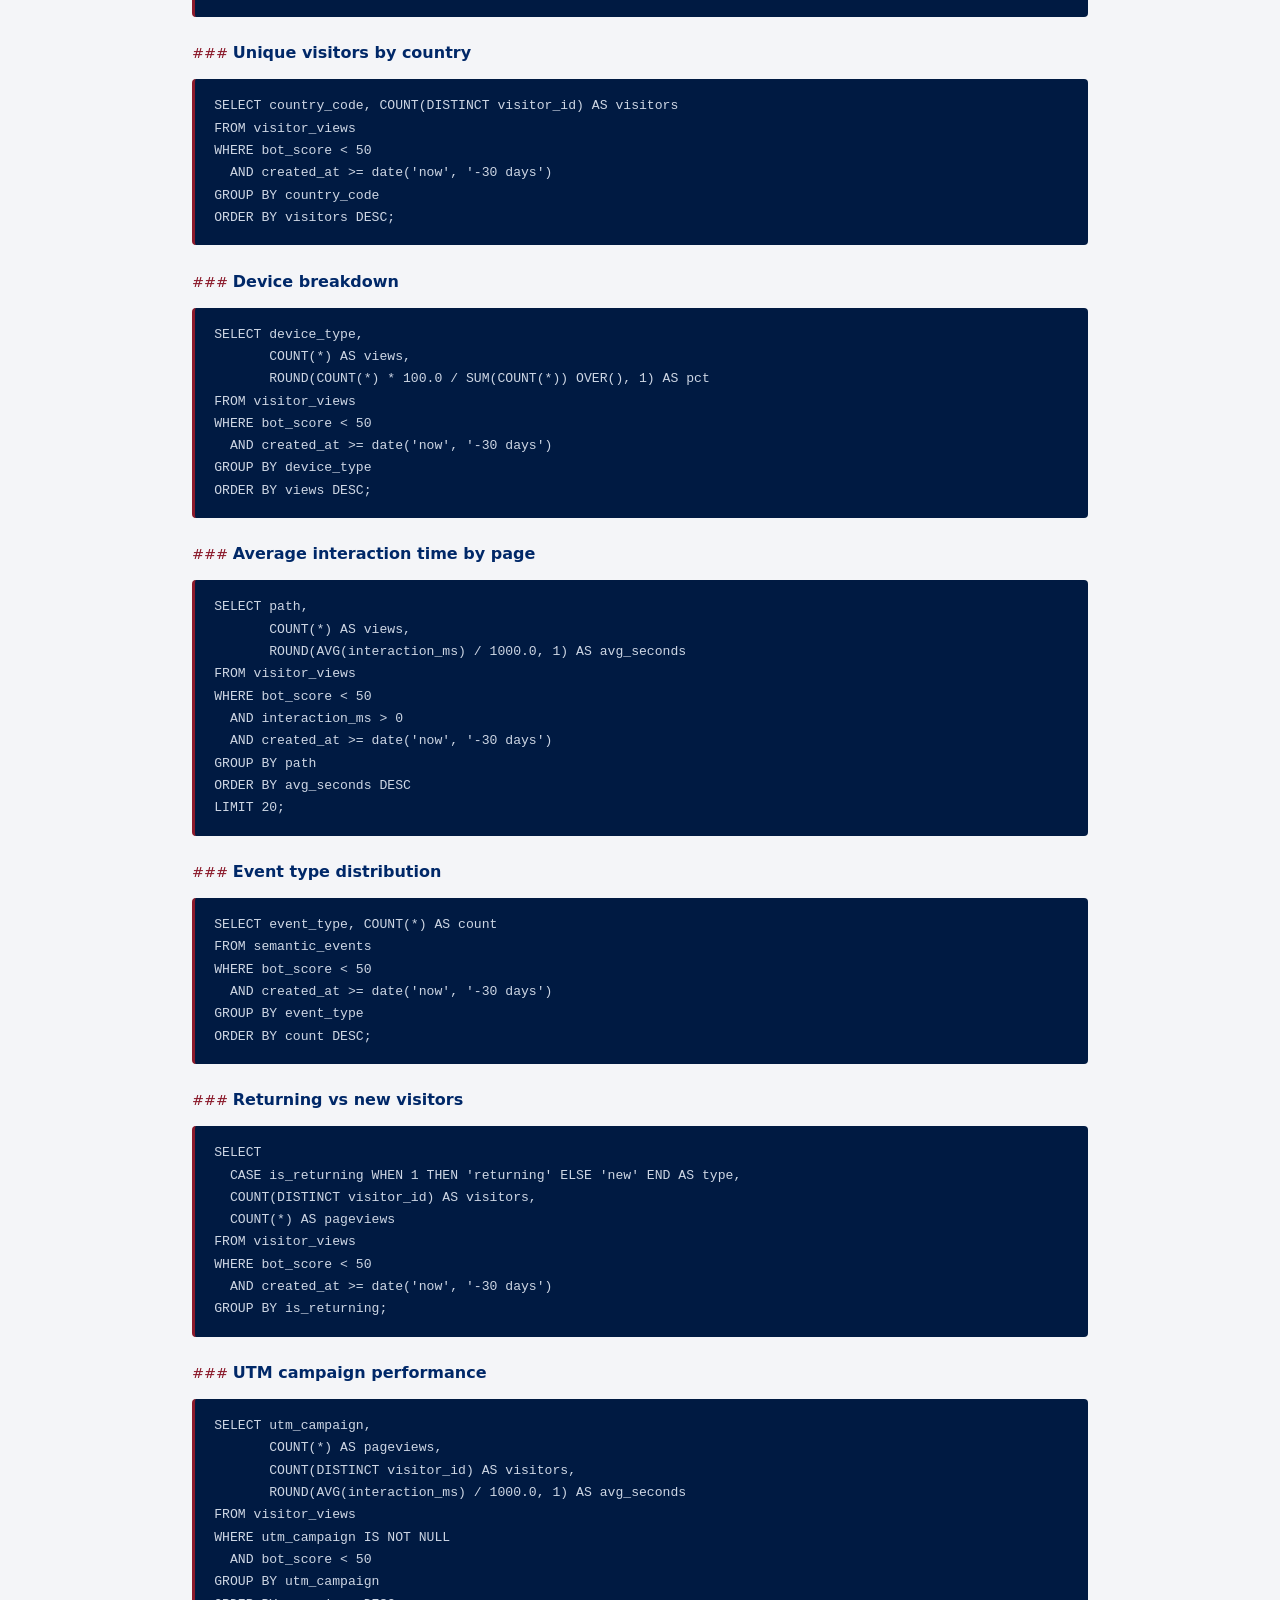
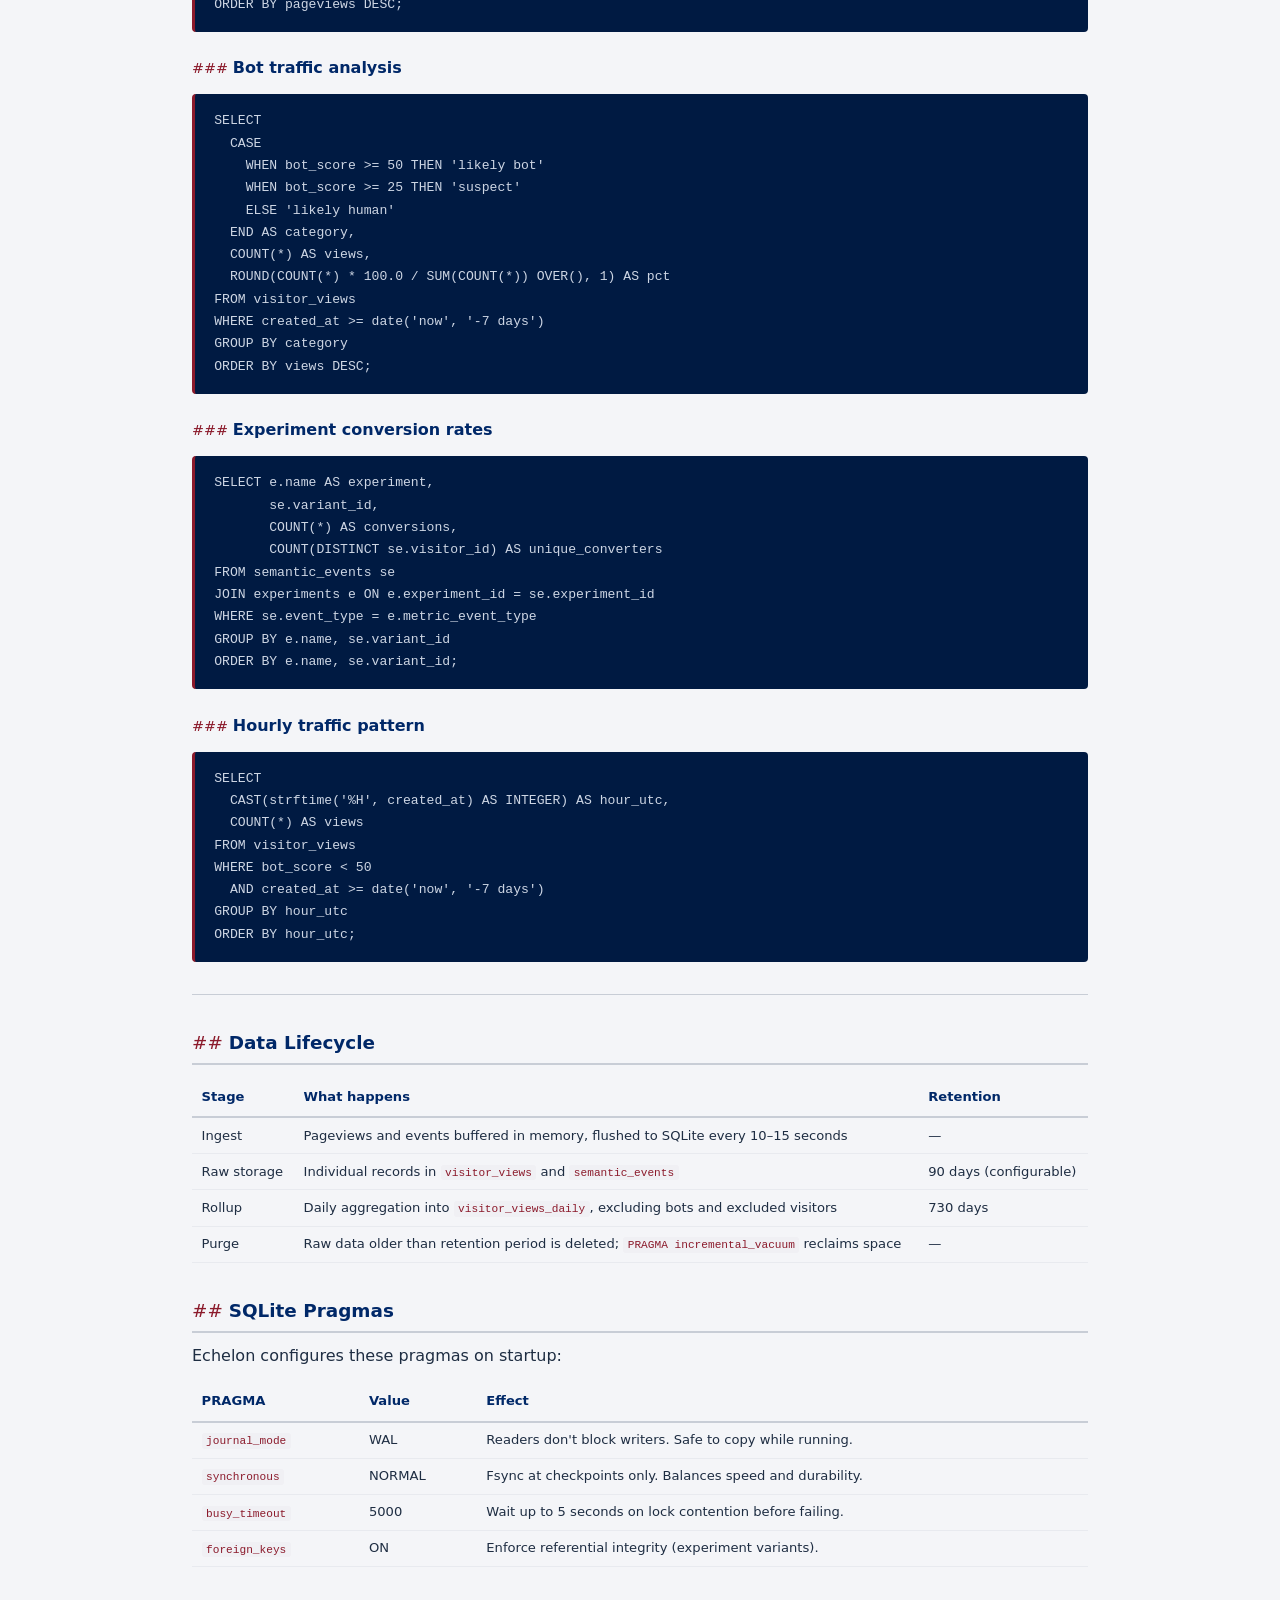
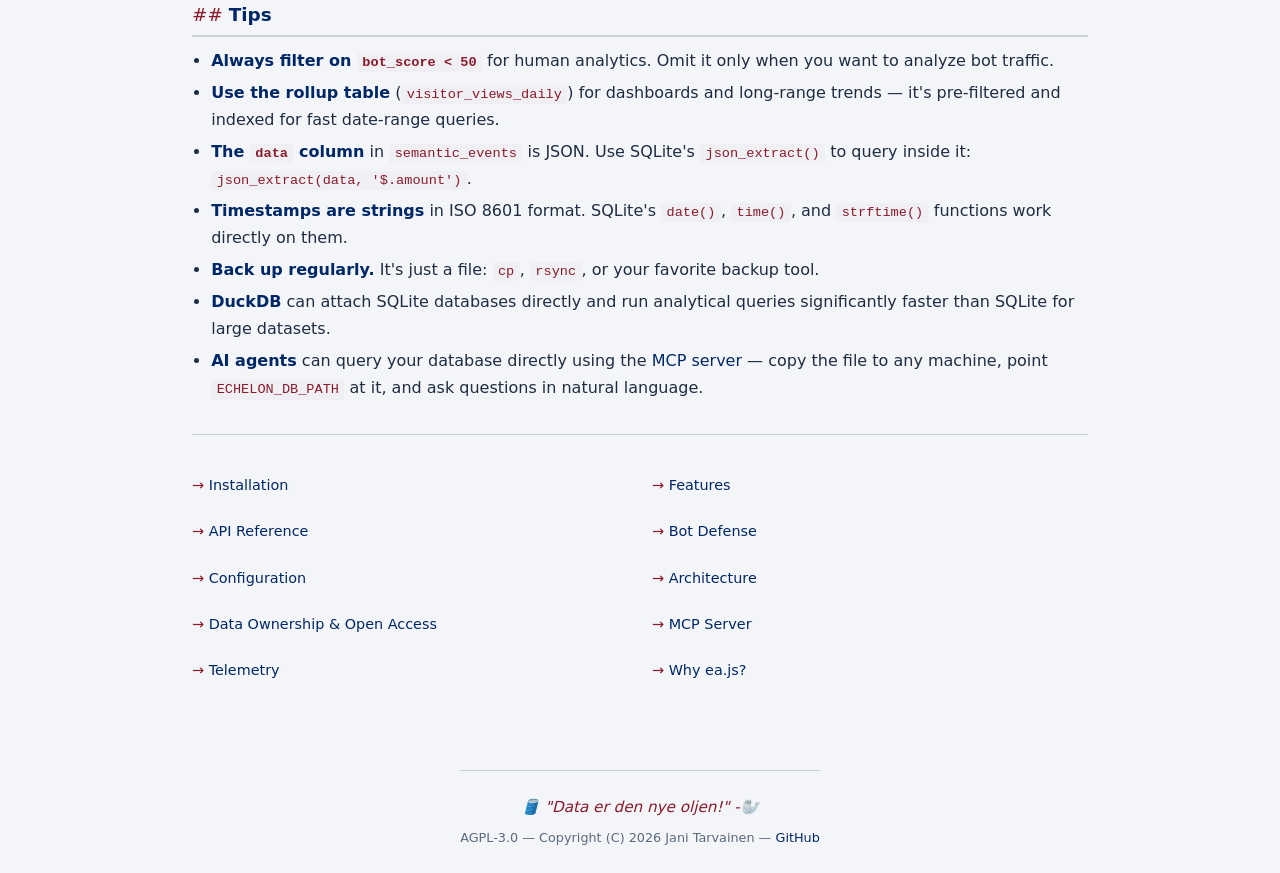
<file: docs/portable-data.html>
<!DOCTYPE html>
<html lang="en">
<head>
<meta charset="utf-8">
<meta name="viewport" content="width=device-width, initial-scale=1">
<title>Portable Data — Echelon Analytics</title>
<meta name="description" content="Echelon Analytics stores all data in a single SQLite file. Download it, query it with any tool, build your own dashboards. Full schema reference and example queries.">
<link rel="canonical" href="https://ea.js.org/portable-data.html">
<link rel="icon" href="favicon.ico">
<meta property="og:type" content="article">
<meta property="og:site_name" content="Echelon Analytics">
<meta property="og:title" content="Portable Data — Echelon Analytics">
<meta property="og:description" content="Your analytics data lives in a single SQLite file. Download it, query it, own it.">
<meta property="og:url" content="https://ea.js.org/portable-data.html">
<meta name="twitter:card" content="summary">
<meta name="twitter:title" content="Portable Data — Echelon Analytics">
<meta name="twitter:description" content="Your analytics data lives in a single SQLite file. Download it, query it, own it.">
<link rel="stylesheet" href="css/style.css">
<script async src="https://ea.trippi.app/ea.js" data-site="ea.js.org" data-cookie></script>
</head>
<body>

<header class="site-header" style="visibility:hidden">
  <div class="site-header-inner">
    <a href="/" class="logo">Echelon <span>🩺</span></a>
    <button class="nav-toggle" aria-label="Menu" onclick="this.closest('.site-header').classList.toggle('nav-open')">🍔</button>
    <div class="nav-links">
      <a href="why-ea.html">Why ea.js?</a>
      <div class="nav-group">
        <a href="data-ownership.html" class="nav-group-label">Data Ownership &amp; Open Access <span class="caret">&#9662;</span></a>
        <div class="nav-dropdown">
          <a href="data-ownership.html">Data Ownership &amp; Open Access</a>
          <a href="portable-data.html">Portable Data</a>
          <a href="api.html">API</a>
          <a href="mcp.html">MCP</a>
        </div>
      </div>
      <div class="nav-group">
        <a href="features.html" class="nav-group-label">Features <span class="caret">&#9662;</span></a>
        <div class="nav-dropdown">
          <a href="features.html">Features</a>
          <a href="bot-defense.html">Bot Defense</a>
          <a href="architecture.html">Architecture</a>
        </div>
      </div>
      <div class="nav-group">
        <a href="installation.html" class="nav-group-label">Installation <span class="caret">&#9662;</span></a>
        <div class="nav-dropdown">
          <a href="installation.html">Installation</a>
          <a href="configuration.html">Configuration</a>
        </div>
      </div>
      <a href="telemetry.html">Telemetry</a>
    </div>
    <a href="https://ea.islets.app/admin?site_id=ea" class="nav-cta" target="_blank" rel="noopener">Live demo &rarr;</a>
  </div>
</header>

<nav><a href="/">Echelon 🩺</a> <span class="sep">/</span> Portable Data</nav>
<main>
<h1>Portable Data</h1>
<p class="tagline">One file. Your data. Any tool.</p>

<hr>

<div class="card">
  <h3>The Idea</h3>
  <p>Echelon Analytics stores <strong>everything</strong> in a single SQLite database file. There is no proprietary data format, no vendor API you must call, no export step. The file on disk <em>is</em> your data.</p>
  <p>You can copy it to your laptop, open it in any SQLite client, run SQL queries, build reports in Python or R, pipe it into a spreadsheet, feed it to an LLM, or back it up with <code>cp</code>. If you stop using Echelon tomorrow, your data stays exactly where it is, in an open format readable by thousands of tools.</p>
</div>

<h2>Getting the File</h2>
<p>The database lives at the path set by <code>ECHELON_DB_PATH</code> (default: <code>./echelon.db</code>). In Docker deployments, it's at <code>/app/data/echelon.db</code> inside the container, mounted from the host's <code>data/</code> directory.</p>

<h3>Download a Copy</h3>
<pre># From the Docker host — copy the live database
cp data/echelon.db ~/echelon-backup.db

# From a remote server
scp user@server:~/ea-private/data/echelon.db .

# Safe copy while the app is running (SQLite WAL checkpoint)
sqlite3 data/echelon.db "PRAGMA wal_checkpoint(TRUNCATE);"
cp data/echelon.db ~/echelon-snapshot.db</pre>

<p>SQLite in WAL mode is safe to copy while the application is running. For a fully consistent snapshot, run the checkpoint command first to flush the write-ahead log into the main database file.</p>

<h3>Open It Anywhere</h3>
<pre># Command-line
sqlite3 echelon.db

# Python
import sqlite3
conn = sqlite3.connect("echelon.db")

# R
library(RSQLite)
con &lt;- dbConnect(SQLite(), "echelon.db")

# DuckDB (for analytics queries)
duckdb -c "ATTACH 'echelon.db' AS ea (TYPE sqlite)"

# Any GUI: DB Browser for SQLite, TablePlus, DBeaver, DataGrip...</pre>

<hr>

<p class="seal-tip">"Did you know DuckDB can attach your SQLite database directly and run analytics queries significantly faster? Great for large datasets — no ETL step needed." -🦆❤️🦭</p>

<h2>Database Design</h2>
<p>The schema is intentionally simple. Nine tables, no joins required for basic queries, no surrogate keys you need to look up. Every timestamp is ISO 8601 UTC. Every ID is human-readable text.</p>

<h3>Design Principles</h3>
<ul>
  <li><strong>Raw data first.</strong> Individual pageviews and events are stored as-is. Nothing is aggregated or discarded on write (unless bot score exceeds the discard threshold).</li>
  <li><strong>Rollups for speed.</strong> Daily aggregates are pre-computed for fast dashboard queries, but you can always go back to the raw data.</li>
  <li><strong>Bot scores preserved.</strong> Every record carries its bot score (0&ndash;100) so you can filter or re-analyze with your own thresholds.</li>
  <li><strong>UTC everywhere.</strong> All <code>created_at</code> timestamps use <code>strftime('%Y-%m-%dT%H:%M:%fZ','now')</code> — ISO 8601, UTC, millisecond precision.</li>
  <li><strong>Text IDs.</strong> Visitor IDs, session IDs, experiment IDs are all human-readable text. No opaque integer foreign keys to chase.</li>
</ul>

<hr>

<h2>Table Reference</h2>

<h3>visitor_views</h3>
<p>Every pageview recorded by the tracker. This is the primary analytics table — one row per page load.</p>
<table>
<tr><th>Column</th><th>Type</th><th>Description</th></tr>
<tr><td><code>id</code></td><td>INTEGER</td><td>Auto-incrementing primary key</td></tr>
<tr><td><code>visitor_id</code></td><td>TEXT</td><td>Visitor identifier (HMAC hash or cookie value)</td></tr>
<tr><td><code>path</code></td><td>TEXT</td><td>Page path (e.g. <code>/about</code>, <code>/blog/my-post</code>)</td></tr>
<tr><td><code>site_id</code></td><td>TEXT</td><td>Site identifier from <code>data-site</code> attribute</td></tr>
<tr><td><code>session_id</code></td><td>TEXT</td><td>Browser session (from sessionStorage)</td></tr>
<tr><td><code>interaction_ms</code></td><td>INTEGER</td><td>Milliseconds of active interaction (pointer, scroll, keyboard)</td></tr>
<tr><td><code>screen_width</code></td><td>INTEGER</td><td>Screen width in pixels</td></tr>
<tr><td><code>screen_height</code></td><td>INTEGER</td><td>Screen height in pixels</td></tr>
<tr><td><code>device_type</code></td><td>TEXT</td><td><code>desktop</code>, <code>mobile</code>, or <code>tablet</code></td></tr>
<tr><td><code>os_name</code></td><td>TEXT</td><td>Operating system (e.g. <code>Windows</code>, <code>iOS</code>, <code>Android</code>)</td></tr>
<tr><td><code>country_code</code></td><td>TEXT</td><td>ISO 3166-1 alpha-2 country code (from geo headers)</td></tr>
<tr><td><code>is_returning</code></td><td>INTEGER</td><td><code>1</code> if visitor seen before, <code>0</code> if new</td></tr>
<tr><td><code>referrer</code></td><td>TEXT</td><td>Full referrer URL (nullable)</td></tr>
<tr><td><code>referrer_type</code></td><td>TEXT</td><td>Classified referrer: <code>direct</code>, <code>search</code>, <code>social</code>, <code>other</code></td></tr>
<tr><td><code>bot_score</code></td><td>INTEGER</td><td>Bot likelihood 0&ndash;100. Scores &ge;50 are suspect.</td></tr>
<tr><td><code>validated</code></td><td>INTEGER</td><td><code>1</code> once the session has proof of interaction (a click, key press, tap or form use, and time on the page), <code>0</code> otherwise. Proof of a person, as opposed to <code>bot_score</code>, which is suspicion. Visitors counted in the overview as <code>validated_visitors</code> own a view with <code>validated = 1</code>.</td></tr>
<tr><td><code>is_pwa</code></td><td>INTEGER</td><td><code>1</code> if loaded as a Progressive Web App</td></tr>
<tr><td><code>utm_source</code></td><td>TEXT</td><td>UTM source parameter</td></tr>
<tr><td><code>utm_medium</code></td><td>TEXT</td><td>UTM medium parameter</td></tr>
<tr><td><code>utm_campaign</code></td><td>TEXT</td><td>UTM campaign parameter</td></tr>
<tr><td><code>utm_content</code></td><td>TEXT</td><td>UTM content parameter</td></tr>
<tr><td><code>utm_term</code></td><td>TEXT</td><td>UTM term parameter</td></tr>
<tr><td><code>created_at</code></td><td>TEXT</td><td>ISO 8601 UTC timestamp with milliseconds</td></tr>
</table>

<p><strong>Indexes:</strong> visitor_id, (site_id, created_at), path, country_code, device_type, (created_at, bot_score), utm_campaign, (utm_campaign, site_id, created_at WHERE utm_campaign IS NOT NULL).</p>

<h3>visitor_views_daily</h3>
<p>Pre-computed daily aggregates. Excludes bot traffic (score &ge;50) and manually excluded visitors. Used by the dashboard for fast date-range queries.</p>
<table>
<tr><th>Column</th><th>Type</th><th>Description</th></tr>
<tr><td><code>site_id</code></td><td>TEXT</td><td>Site identifier</td></tr>
<tr><td><code>date</code></td><td>TEXT</td><td>Date string <code>YYYY-MM-DD</code></td></tr>
<tr><td><code>device_type</code></td><td>TEXT</td><td>Device category</td></tr>
<tr><td><code>country_code</code></td><td>TEXT</td><td>Country code</td></tr>
<tr><td><code>is_returning</code></td><td>INTEGER</td><td>Returning visitor flag</td></tr>
<tr><td><code>visits</code></td><td>INTEGER</td><td>Total pageview count</td></tr>
<tr><td><code>unique_visitors</code></td><td>INTEGER</td><td>Distinct visitor count</td></tr>
<tr><td><code>avg_interaction_ms</code></td><td>INTEGER</td><td>Average interaction time</td></tr>
</table>
<p><strong>Primary key:</strong> (site_id, date, device_type, country_code, is_returning). This composite key makes rollups idempotent — re-running the aggregation for the same day safely overwrites.</p>

<h3>semantic_events</h3>
<p>Behavioral and custom events: clicks, scroll depth, bounces, form submissions, A/B experiment conversions, and any events sent via the JavaScript API.</p>
<table>
<tr><th>Column</th><th>Type</th><th>Description</th></tr>
<tr><td><code>id</code></td><td>INTEGER</td><td>Auto-incrementing primary key</td></tr>
<tr><td><code>event_type</code></td><td>TEXT</td><td>Event name (e.g. <code>click</code>, <code>scroll_depth</code>, <code>purchase</code>)</td></tr>
<tr><td><code>site_id</code></td><td>TEXT</td><td>Site identifier</td></tr>
<tr><td><code>session_id</code></td><td>TEXT</td><td>Browser session</td></tr>
<tr><td><code>visitor_id</code></td><td>TEXT</td><td>Visitor identifier</td></tr>
<tr><td><code>data</code></td><td>TEXT</td><td>JSON payload with event-specific data</td></tr>
<tr><td><code>experiment_id</code></td><td>TEXT</td><td>A/B experiment ID (if applicable)</td></tr>
<tr><td><code>variant_id</code></td><td>TEXT</td><td>Experiment variant (if applicable)</td></tr>
<tr><td><code>utm_campaign</code></td><td>TEXT</td><td>UTM campaign parameter</td></tr>
<tr><td><code>device_type</code></td><td>TEXT</td><td>Device category</td></tr>
<tr><td><code>referrer</code></td><td>TEXT</td><td>Referrer URL</td></tr>
<tr><td><code>hour</code></td><td>INTEGER</td><td>Hour of day (0&ndash;23 UTC)</td></tr>
<tr><td><code>month</code></td><td>INTEGER</td><td>Month (1&ndash;12)</td></tr>
<tr><td><code>day_of_week</code></td><td>INTEGER</td><td>Day of week (0=Sunday, 6=Saturday)</td></tr>
<tr><td><code>is_returning</code></td><td>INTEGER</td><td>Returning visitor flag</td></tr>
<tr><td><code>bot_score</code></td><td>INTEGER</td><td>Bot likelihood 0&ndash;100</td></tr>
<tr><td><code>created_at</code></td><td>TEXT</td><td>ISO 8601 UTC timestamp</td></tr>
</table>
<p><strong>Indexes:</strong> (site_id, event_type, created_at), visitor_id, (created_at, bot_score), (experiment_id, variant_id), (utm_campaign, site_id WHERE utm_campaign IS NOT NULL).</p>

<h3>excluded_visitors</h3>
<p>Visitor IDs flagged for exclusion from rollups and dashboards, by an operator or automatically by the session classifier (label <code>auto:&lt;reason&gt;</code>, removed by daily maintenance after 30 days).</p>
<table>
<tr><th>Column</th><th>Type</th><th>Description</th></tr>
<tr><td><code>visitor_id</code></td><td>TEXT</td><td>Primary key — the visitor to exclude</td></tr>
<tr><td><code>label</code></td><td>TEXT</td><td>Optional human-readable label</td></tr>
<tr><td><code>created_at</code></td><td>TEXT</td><td>When the exclusion was added</td></tr>
</table>

<h3>experiments</h3>
<p>A/B experiment definitions. Each experiment targets a specific event type as its success metric.</p>
<table>
<tr><th>Column</th><th>Type</th><th>Description</th></tr>
<tr><td><code>experiment_id</code></td><td>TEXT</td><td>Primary key — unique experiment identifier</td></tr>
<tr><td><code>name</code></td><td>TEXT</td><td>Human-readable name</td></tr>
<tr><td><code>description</code></td><td>TEXT</td><td>What the experiment tests</td></tr>
<tr><td><code>status</code></td><td>TEXT</td><td><code>draft</code>, <code>active</code>, <code>paused</code>, <code>completed</code>, or <code>archived</code></td></tr>
<tr><td><code>metric_event_type</code></td><td>TEXT</td><td>The event_type that counts as a conversion</td></tr>
<tr><td><code>allocation_percent</code></td><td>INTEGER</td><td>% of traffic enrolled (1&ndash;100)</td></tr>
<tr><td><code>created_at</code></td><td>TEXT</td><td>Creation timestamp</td></tr>
<tr><td><code>started_at</code></td><td>TEXT</td><td>When the experiment went active</td></tr>
<tr><td><code>ended_at</code></td><td>TEXT</td><td>When the experiment completed</td></tr>
</table>

<h3>experiment_variants</h3>
<p>Variants within an experiment. Each has a weight for traffic allocation and an optional JSON config payload.</p>
<table>
<tr><th>Column</th><th>Type</th><th>Description</th></tr>
<tr><td><code>experiment_id</code></td><td>TEXT</td><td>References <code>experiments.experiment_id</code></td></tr>
<tr><td><code>variant_id</code></td><td>TEXT</td><td>Variant identifier</td></tr>
<tr><td><code>name</code></td><td>TEXT</td><td>Variant name (e.g. "Control", "Blue Button")</td></tr>
<tr><td><code>weight</code></td><td>INTEGER</td><td>Traffic weight (higher = more traffic)</td></tr>
<tr><td><code>is_control</code></td><td>INTEGER</td><td><code>1</code> for the control group</td></tr>
<tr><td><code>config</code></td><td>TEXT</td><td>Optional JSON configuration for the variant</td></tr>
</table>
<p><strong>Primary key:</strong> (experiment_id, variant_id). Foreign key cascades deletes from experiments.</p>

<h3>utm_campaigns</h3>
<p>Registered marketing campaigns for the campaign dashboard.</p>
<table>
<tr><th>Column</th><th>Type</th><th>Description</th></tr>
<tr><td><code>id</code></td><td>TEXT</td><td>Primary key — campaign ID</td></tr>
<tr><td><code>name</code></td><td>TEXT</td><td>Display name</td></tr>
<tr><td><code>utm_campaign</code></td><td>TEXT</td><td>Matching utm_campaign value from URLs</td></tr>
<tr><td><code>site_id</code></td><td>TEXT</td><td>Which site this campaign belongs to</td></tr>
<tr><td><code>status</code></td><td>TEXT</td><td><code>active</code>, <code>paused</code>, or <code>archived</code></td></tr>
<tr><td><code>created_at</code></td><td>TEXT</td><td>Creation timestamp</td></tr>
</table>
<p><strong>Unique constraint:</strong> (utm_campaign, site_id) — one campaign per site per UTM value.</p>

<h3>site_settings</h3>
<p>Per-site configuration: custom consent banner CSS and the site&rsquo;s home audience for geography bot signals.</p>
<table>
<tr><th>Column</th><th>Type</th><th>Description</th></tr>
<tr><td><code>site_id</code></td><td>TEXT</td><td>Primary key — site identifier</td></tr>
<tr><td><code>consent_css</code></td><td>TEXT</td><td>Custom CSS for the cookie consent banner</td></tr>
<tr><td><code>home_country</code></td><td>TEXT</td><td>ISO 3166-1 alpha-2 code of the audience&rsquo;s home country; NULL = geography signals off</td></tr>
<tr><td><code>home_language</code></td><td>TEXT</td><td>Primary language subtag of the audience (e.g. <code>fi</code>, <code>en</code>); NULL = treated as English</td></tr>
<tr><td><code>updated_at</code></td><td>TEXT</td><td>Last update timestamp</td></tr>
</table>

<h3>perf_metrics</h3>
<p>Performance benchmarks recorded by CI/CD or manual runs.</p>
<table>
<tr><th>Column</th><th>Type</th><th>Description</th></tr>
<tr><td><code>id</code></td><td>INTEGER</td><td>Auto-incrementing primary key</td></tr>
<tr><td><code>recorded_at</code></td><td>TEXT</td><td>When the metric was recorded</td></tr>
<tr><td><code>commit_hash</code></td><td>TEXT</td><td>Git commit (for tracing regressions)</td></tr>
<tr><td><code>branch</code></td><td>TEXT</td><td>Git branch</td></tr>
<tr><td><code>category</code></td><td>TEXT</td><td>Metric category (e.g. <code>latency</code>, <code>throughput</code>)</td></tr>
<tr><td><code>metric</code></td><td>TEXT</td><td>Metric name (e.g. <code>p99_response_ms</code>)</td></tr>
<tr><td><code>value</code></td><td>REAL</td><td>Numeric value</td></tr>
<tr><td><code>unit</code></td><td>TEXT</td><td>Unit of measurement (e.g. <code>ms</code>, <code>rps</code>)</td></tr>
<tr><td><code>metadata</code></td><td>TEXT</td><td>Optional JSON metadata</td></tr>
</table>

<h3>maintenance_log</h3>
<p>Tracks daily rollup and purge operations.</p>
<table>
<tr><th>Column</th><th>Type</th><th>Description</th></tr>
<tr><td><code>date</code></td><td>TEXT</td><td>Primary key — the date being maintained</td></tr>
<tr><td><code>status</code></td><td>TEXT</td><td><code>started</code> or <code>completed</code></td></tr>
<tr><td><code>rollup_rows</code></td><td>INTEGER</td><td>Rows inserted into daily rollup</td></tr>
<tr><td><code>purge_views</code></td><td>INTEGER</td><td>Pageview rows deleted</td></tr>
<tr><td><code>purge_events</code></td><td>INTEGER</td><td>Event rows deleted</td></tr>
<tr><td><code>started_at</code></td><td>TEXT</td><td>When maintenance began</td></tr>
<tr><td><code>completed_at</code></td><td>TEXT</td><td>When maintenance finished</td></tr>
</table>

<hr>

<h2>Example Queries</h2>
<p>Copy-paste these into <code>sqlite3</code>, DBeaver, a Python notebook, or any SQL tool.</p>

<h3>Pageviews per day (human traffic only)</h3>
<pre>SELECT date(created_at) AS day, COUNT(*) AS views
FROM visitor_views
WHERE bot_score &lt; 50
GROUP BY day
ORDER BY day DESC
LIMIT 30;</pre>

<h3>Top pages this week</h3>
<pre>SELECT path, COUNT(*) AS views, COUNT(DISTINCT visitor_id) AS visitors
FROM visitor_views
WHERE bot_score &lt; 50
  AND created_at &gt;= date('now', '-7 days')
GROUP BY path
ORDER BY views DESC
LIMIT 20;</pre>

<h3>Unique visitors by country</h3>
<pre>SELECT country_code, COUNT(DISTINCT visitor_id) AS visitors
FROM visitor_views
WHERE bot_score &lt; 50
  AND created_at &gt;= date('now', '-30 days')
GROUP BY country_code
ORDER BY visitors DESC;</pre>

<h3>Device breakdown</h3>
<pre>SELECT device_type,
       COUNT(*) AS views,
       ROUND(COUNT(*) * 100.0 / SUM(COUNT(*)) OVER(), 1) AS pct
FROM visitor_views
WHERE bot_score &lt; 50
  AND created_at &gt;= date('now', '-30 days')
GROUP BY device_type
ORDER BY views DESC;</pre>

<h3>Average interaction time by page</h3>
<pre>SELECT path,
       COUNT(*) AS views,
       ROUND(AVG(interaction_ms) / 1000.0, 1) AS avg_seconds
FROM visitor_views
WHERE bot_score &lt; 50
  AND interaction_ms &gt; 0
  AND created_at &gt;= date('now', '-30 days')
GROUP BY path
ORDER BY avg_seconds DESC
LIMIT 20;</pre>

<h3>Event type distribution</h3>
<pre>SELECT event_type, COUNT(*) AS count
FROM semantic_events
WHERE bot_score &lt; 50
  AND created_at &gt;= date('now', '-30 days')
GROUP BY event_type
ORDER BY count DESC;</pre>

<h3>Returning vs new visitors</h3>
<pre>SELECT
  CASE is_returning WHEN 1 THEN 'returning' ELSE 'new' END AS type,
  COUNT(DISTINCT visitor_id) AS visitors,
  COUNT(*) AS pageviews
FROM visitor_views
WHERE bot_score &lt; 50
  AND created_at &gt;= date('now', '-30 days')
GROUP BY is_returning;</pre>

<h3>UTM campaign performance</h3>
<pre>SELECT utm_campaign,
       COUNT(*) AS pageviews,
       COUNT(DISTINCT visitor_id) AS visitors,
       ROUND(AVG(interaction_ms) / 1000.0, 1) AS avg_seconds
FROM visitor_views
WHERE utm_campaign IS NOT NULL
  AND bot_score &lt; 50
GROUP BY utm_campaign
ORDER BY pageviews DESC;</pre>

<h3>Bot traffic analysis</h3>
<pre>SELECT
  CASE
    WHEN bot_score &gt;= 50 THEN 'likely bot'
    WHEN bot_score &gt;= 25 THEN 'suspect'
    ELSE 'likely human'
  END AS category,
  COUNT(*) AS views,
  ROUND(COUNT(*) * 100.0 / SUM(COUNT(*)) OVER(), 1) AS pct
FROM visitor_views
WHERE created_at &gt;= date('now', '-7 days')
GROUP BY category
ORDER BY views DESC;</pre>

<h3>Experiment conversion rates</h3>
<pre>SELECT e.name AS experiment,
       se.variant_id,
       COUNT(*) AS conversions,
       COUNT(DISTINCT se.visitor_id) AS unique_converters
FROM semantic_events se
JOIN experiments e ON e.experiment_id = se.experiment_id
WHERE se.event_type = e.metric_event_type
GROUP BY e.name, se.variant_id
ORDER BY e.name, se.variant_id;</pre>

<h3>Hourly traffic pattern</h3>
<pre>SELECT
  CAST(strftime('%H', created_at) AS INTEGER) AS hour_utc,
  COUNT(*) AS views
FROM visitor_views
WHERE bot_score &lt; 50
  AND created_at &gt;= date('now', '-7 days')
GROUP BY hour_utc
ORDER BY hour_utc;</pre>

<hr>

<h2>Data Lifecycle</h2>
<table>
<tr><th>Stage</th><th>What happens</th><th>Retention</th></tr>
<tr><td>Ingest</td><td>Pageviews and events buffered in memory, flushed to SQLite every 10&ndash;15 seconds</td><td>&mdash;</td></tr>
<tr><td>Raw storage</td><td>Individual records in <code>visitor_views</code> and <code>semantic_events</code></td><td>90 days (configurable)</td></tr>
<tr><td>Rollup</td><td>Daily aggregation into <code>visitor_views_daily</code>, excluding bots and excluded visitors</td><td>730 days</td></tr>
<tr><td>Purge</td><td>Raw data older than retention period is deleted; <code>PRAGMA incremental_vacuum</code> reclaims space</td><td>&mdash;</td></tr>
</table>

<h2>SQLite Pragmas</h2>
<p>Echelon configures these pragmas on startup:</p>
<table>
<tr><th>PRAGMA</th><th>Value</th><th>Effect</th></tr>
<tr><td><code>journal_mode</code></td><td>WAL</td><td>Readers don't block writers. Safe to copy while running.</td></tr>
<tr><td><code>synchronous</code></td><td>NORMAL</td><td>Fsync at checkpoints only. Balances speed and durability.</td></tr>
<tr><td><code>busy_timeout</code></td><td>5000</td><td>Wait up to 5 seconds on lock contention before failing.</td></tr>
<tr><td><code>foreign_keys</code></td><td>ON</td><td>Enforce referential integrity (experiment variants).</td></tr>
</table>

<h2>Tips</h2>
<ul>
  <li><strong>Always filter on <code>bot_score &lt; 50</code></strong> for human analytics. Omit it only when you want to analyze bot traffic.</li>
  <li><strong>Use the rollup table</strong> (<code>visitor_views_daily</code>) for dashboards and long-range trends — it's pre-filtered and indexed for fast date-range queries.</li>
  <li><strong>The <code>data</code> column</strong> in <code>semantic_events</code> is JSON. Use SQLite's <code>json_extract()</code> to query inside it: <code>json_extract(data, '$.amount')</code>.</li>
  <li><strong>Timestamps are strings</strong> in ISO 8601 format. SQLite's <code>date()</code>, <code>time()</code>, and <code>strftime()</code> functions work directly on them.</li>
  <li><strong>Back up regularly.</strong> It's just a file: <code>cp</code>, <code>rsync</code>, or your favorite backup tool.</li>
  <li><strong>DuckDB</strong> can attach SQLite databases directly and run analytical queries significantly faster than SQLite for large datasets.</li>
  <li><strong>AI agents</strong> can query your database directly using the <a href="mcp.html">MCP server</a> — copy the file to any machine, point <code>ECHELON_DB_PATH</code> at it, and ask questions in natural language.</li>
</ul>

<hr>
<div class="doc-nav">
  <a href="installation.html">Installation</a>
  <a href="features.html">Features</a>
  <a href="api.html">API Reference</a>
  <a href="bot-defense.html">Bot Defense</a>
  <a href="configuration.html">Configuration</a>
  <a href="architecture.html">Architecture</a>
  <a href="data-ownership.html">Data Ownership &amp; Open Access</a>
  <a href="mcp.html">MCP Server</a>
  <a href="telemetry.html">Telemetry</a>
  <a href="why-ea.html">Why ea.js?</a>
</div>
</main>

<footer class="footer">
  <div class="quote">🛢️ "Data er den nye oljen!" -🦭</div>
  <div class="links">AGPL-3.0 — Copyright (C) 2026 Jani Tarvainen — <a href="https://github.com/janit/ea">GitHub</a></div>
</footer>

<script>(function(){var h=document.querySelector(".site-header");if(!h)return;var inner=h.querySelector(".site-header-inner");function check(){h.removeAttribute("data-collapsed");h.classList.remove("nav-open");if(inner.scrollWidth>inner.clientWidth+2)h.setAttribute("data-collapsed","");}window.addEventListener("resize",check);check();h.style.visibility="";})()</script>
</body>
</html>
</file>
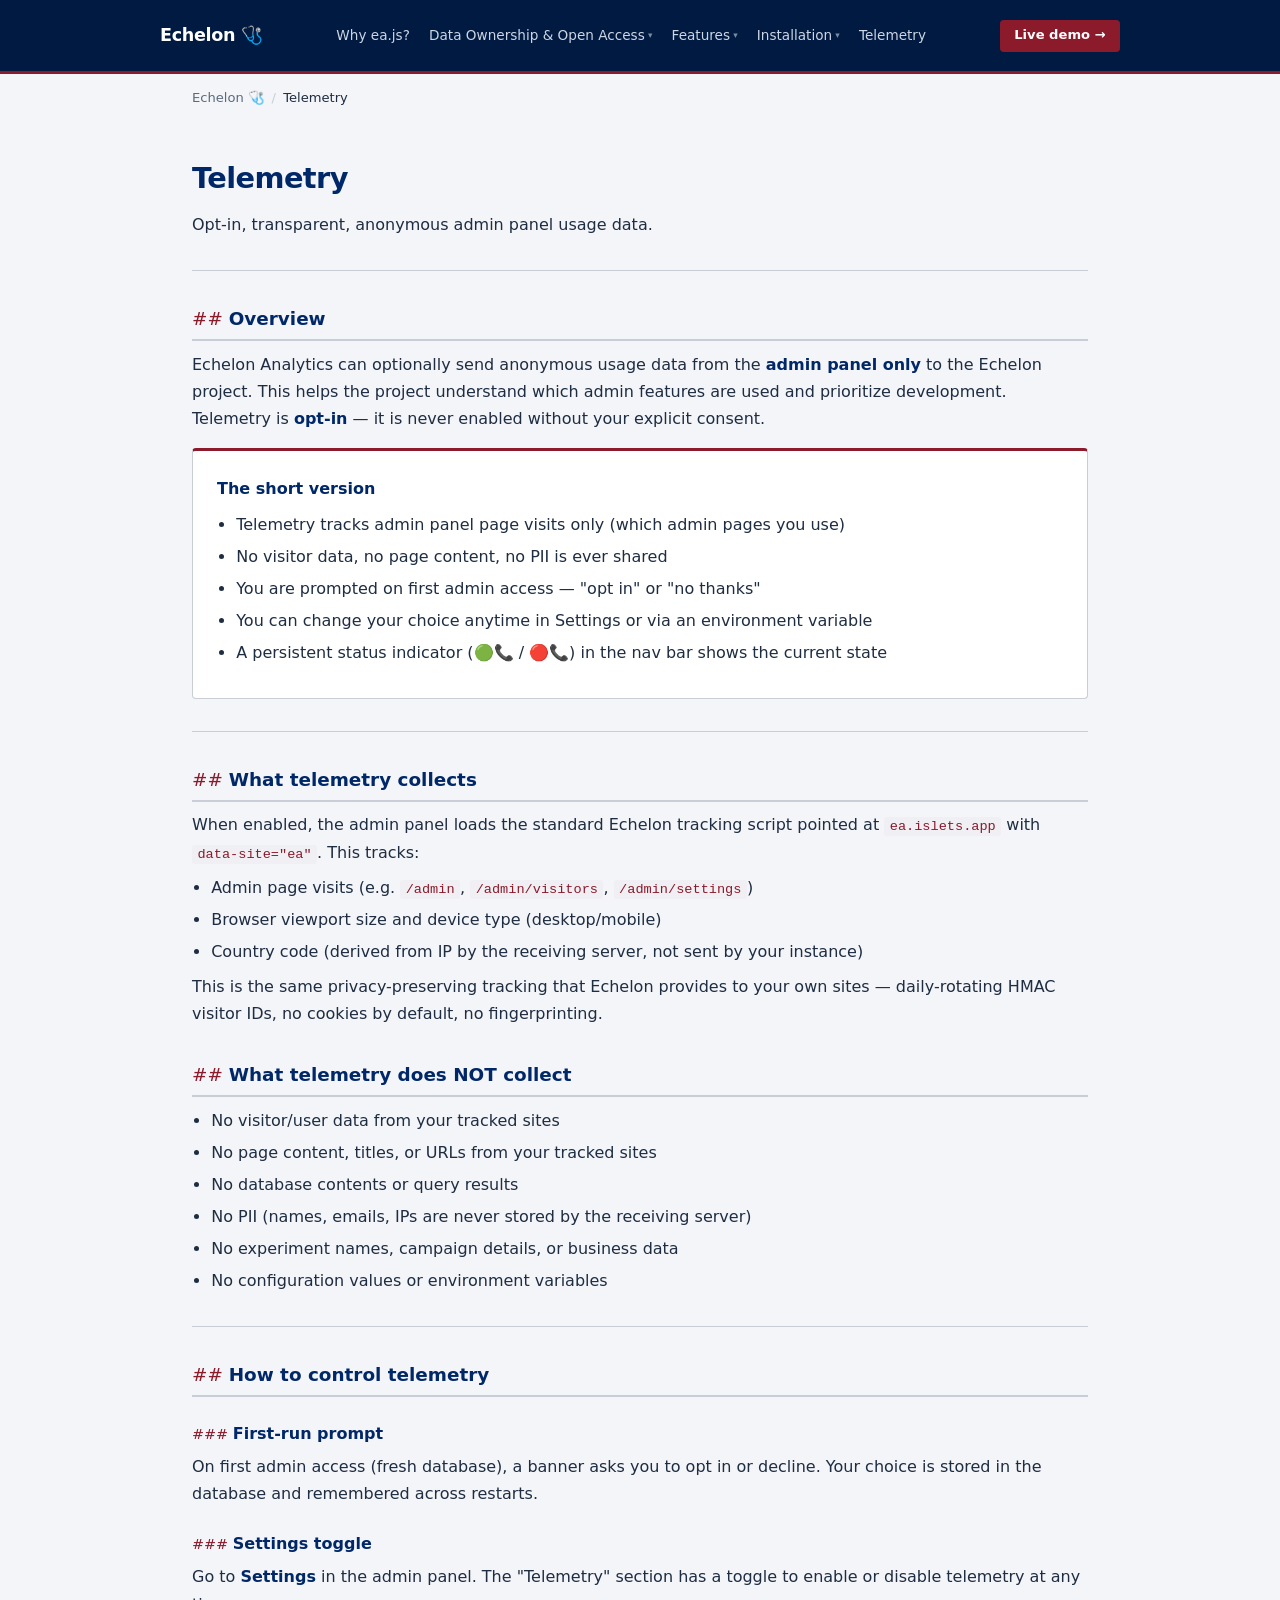
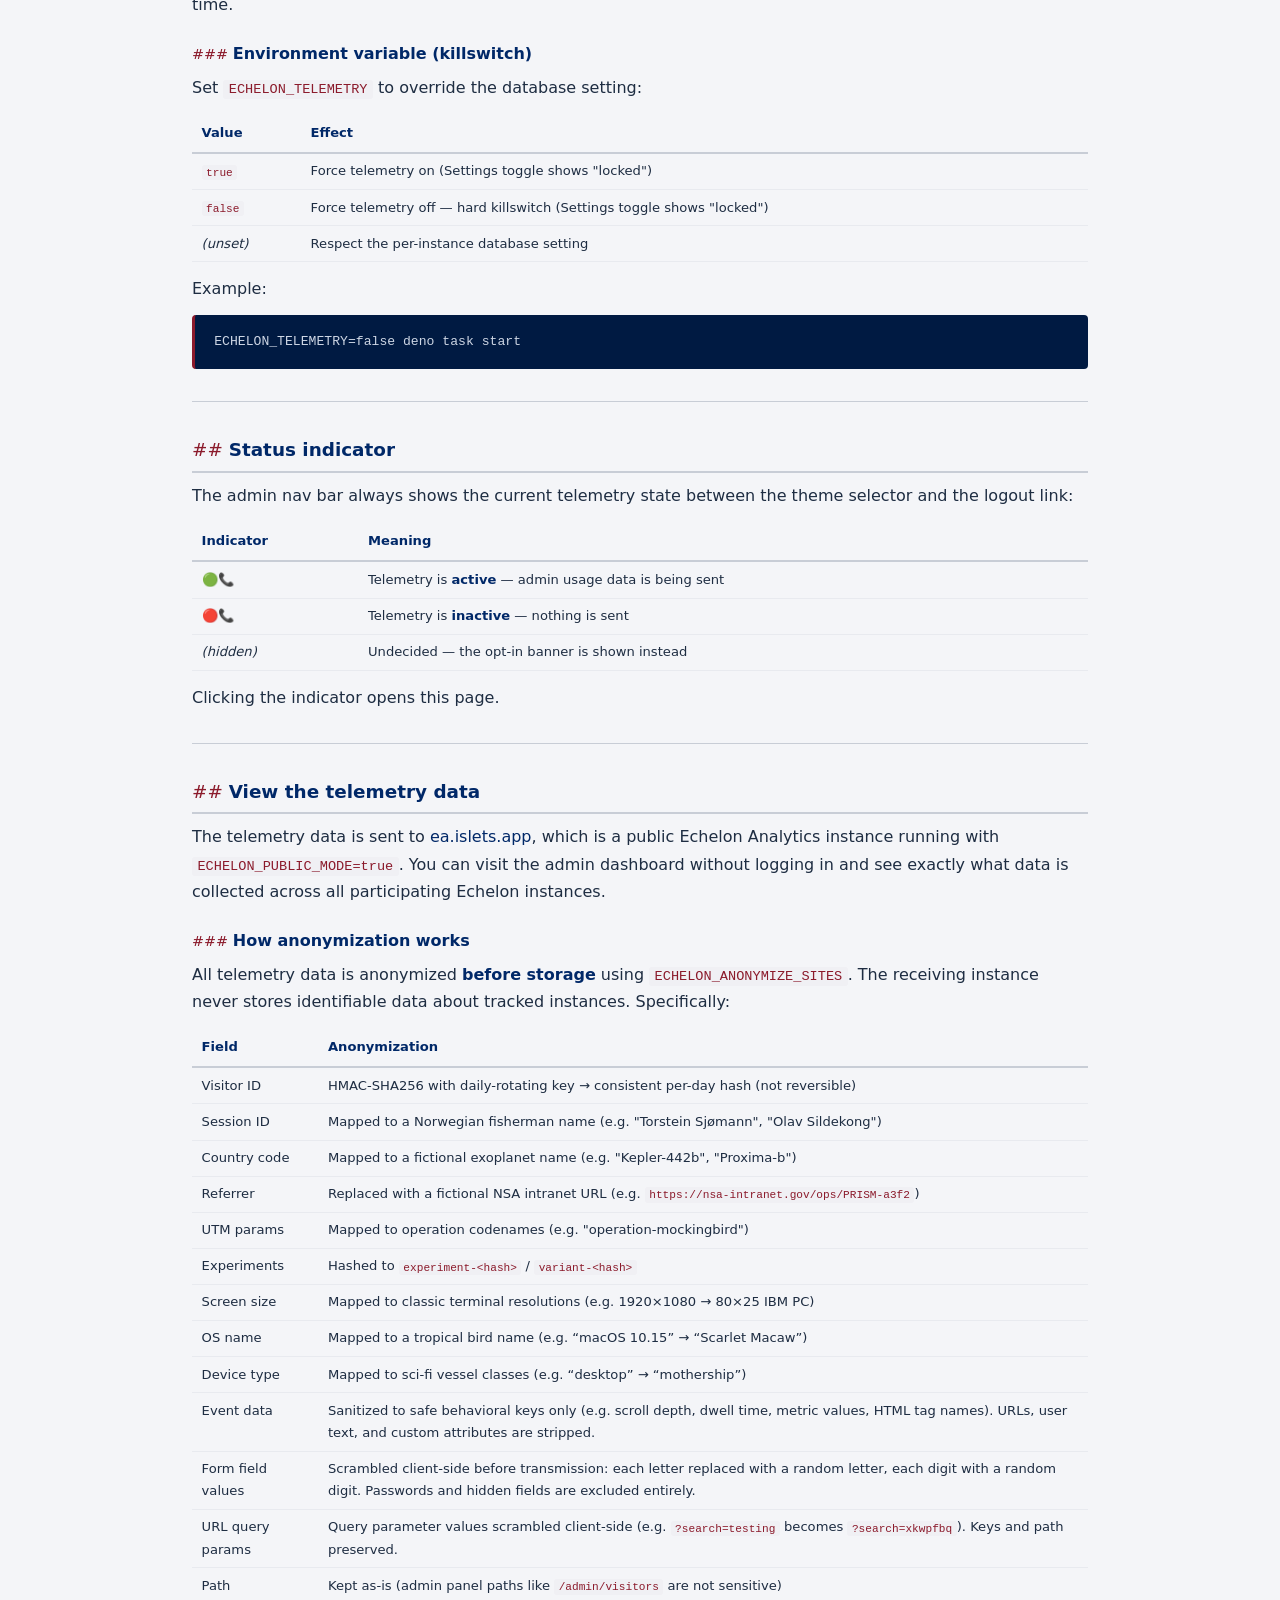
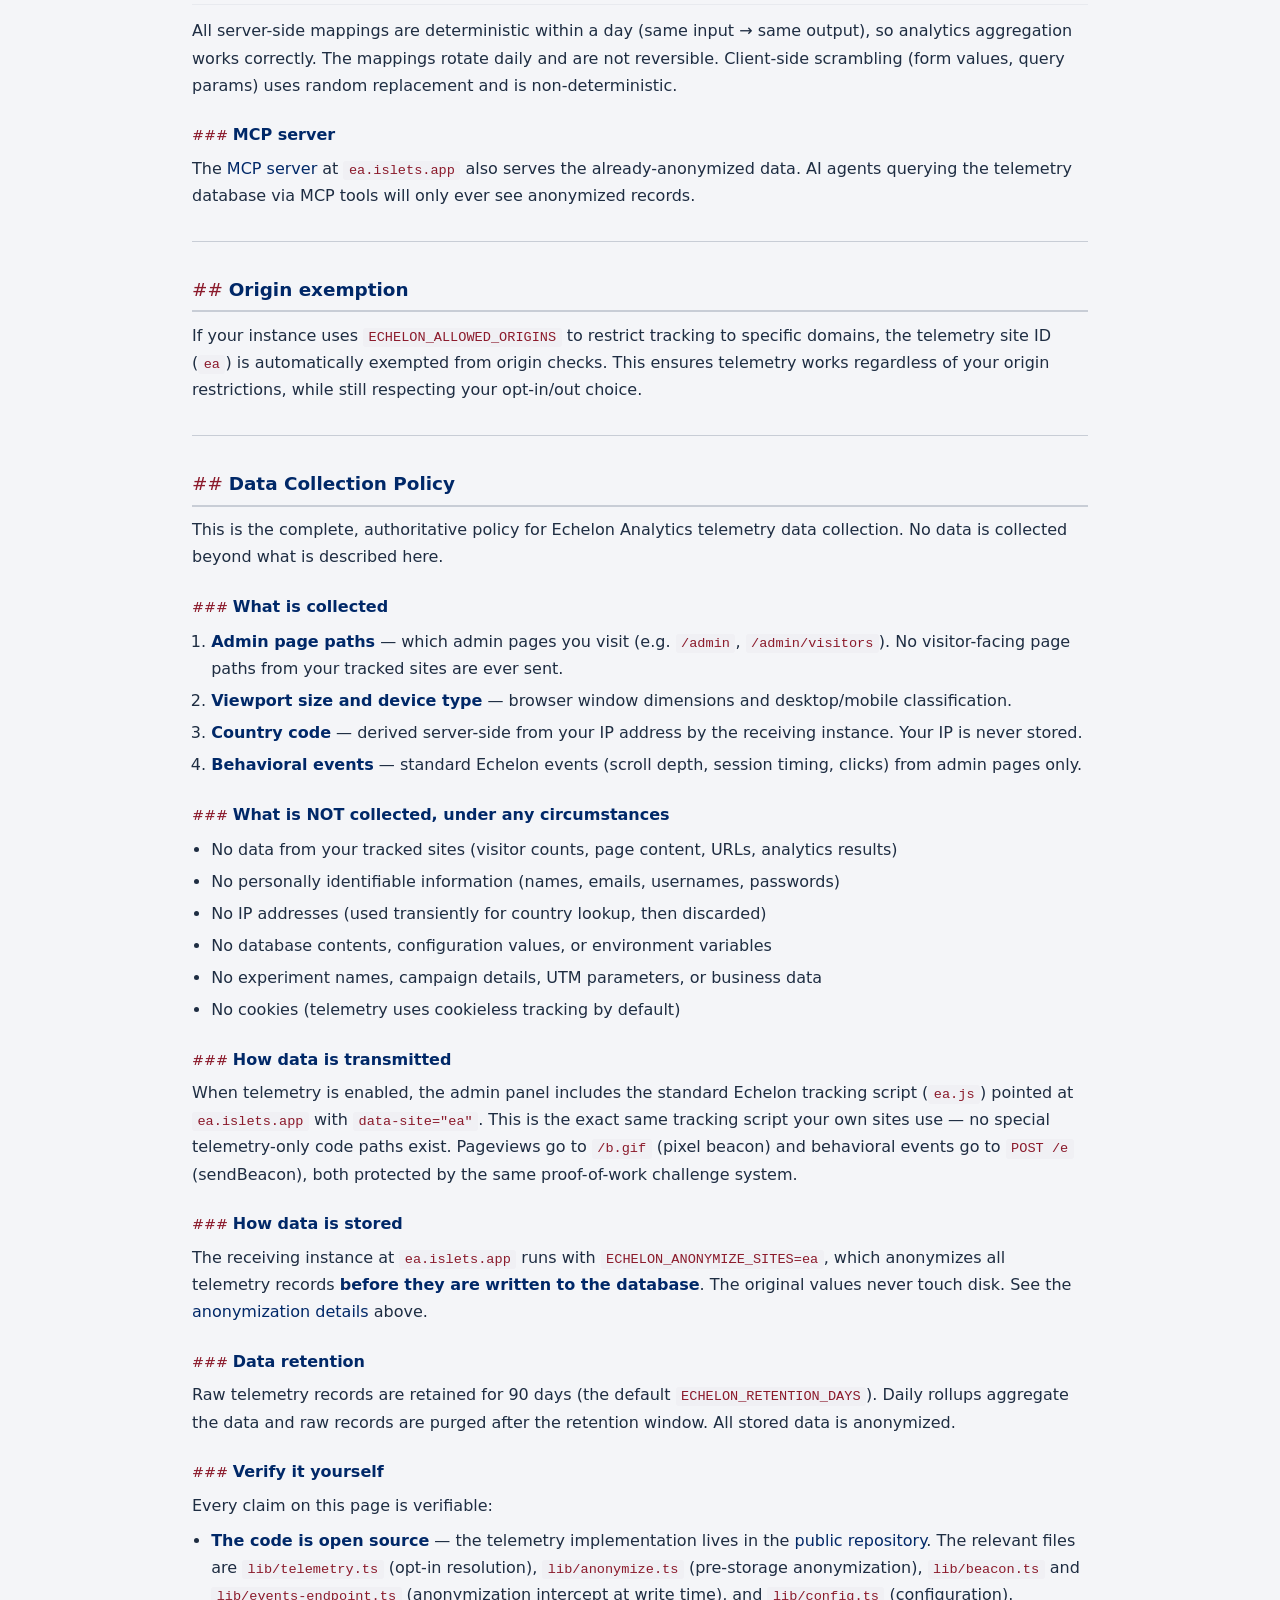
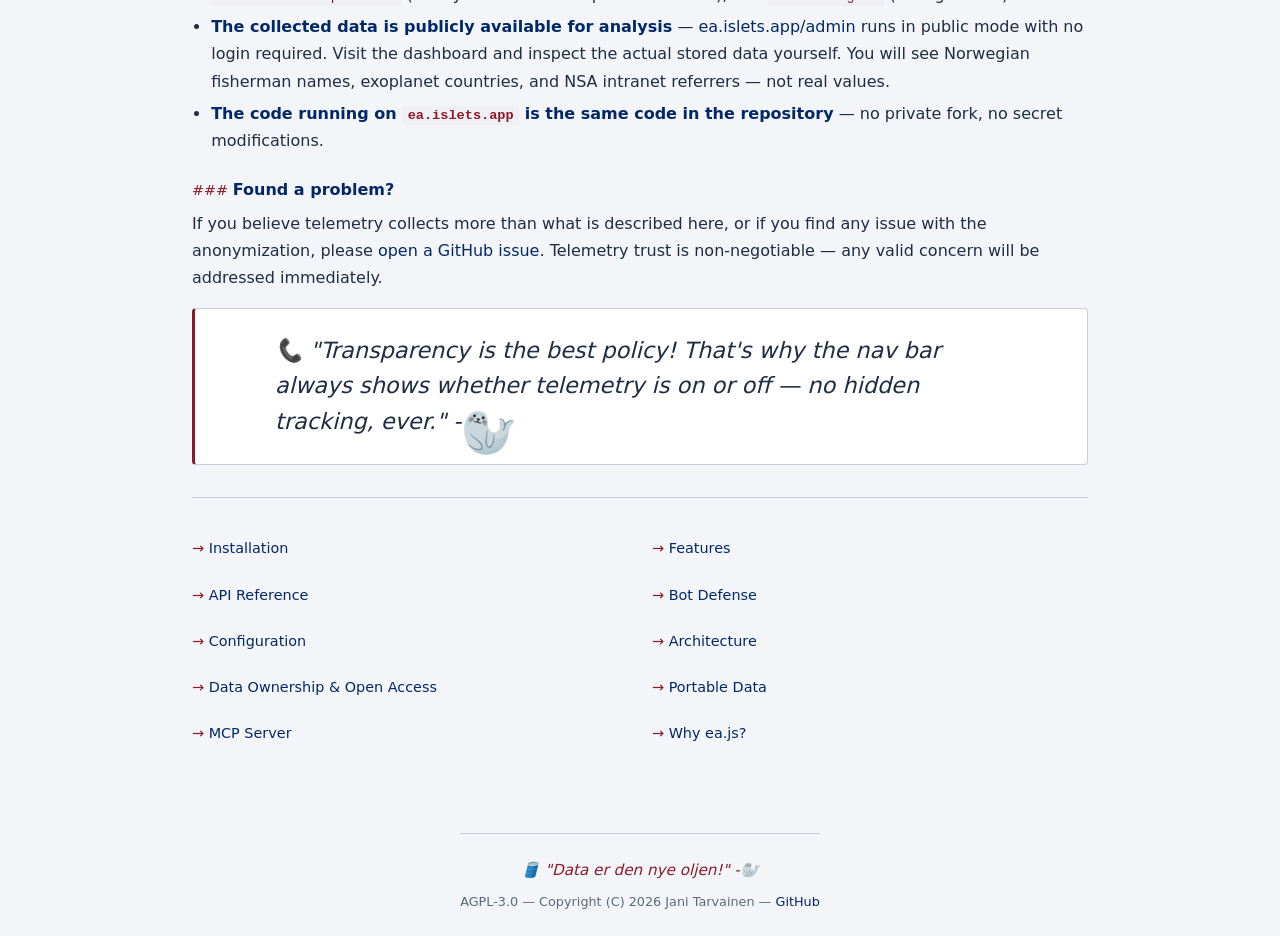
<file: docs/telemetry.html>
<!DOCTYPE html>
<html lang="en">
<head>
<meta charset="utf-8">
<meta name="viewport" content="width=device-width, initial-scale=1">
<title>Telemetry — Echelon Analytics</title>
<meta name="description" content="Echelon Analytics opt-in telemetry: what it collects, what it doesn't, how to control it, and how to view the public analytics dashboard.">
<link rel="canonical" href="https://ea.js.org/telemetry.html">
<link rel="icon" href="favicon.ico">
<meta property="og:type" content="article">
<meta property="og:site_name" content="Echelon Analytics">
<meta property="og:title" content="Telemetry — Echelon Analytics">
<meta property="og:description" content="Opt-in anonymous usage data: what it collects, what it doesn't, and how to control it.">
<meta property="og:url" content="https://ea.js.org/telemetry.html">
<meta name="twitter:card" content="summary">
<meta name="twitter:title" content="Telemetry — Echelon Analytics">
<meta name="twitter:description" content="Opt-in anonymous usage data: what it collects, what it doesn't, and how to control it.">
<link rel="stylesheet" href="css/style.css">
<script async src="https://ea.trippi.app/ea.js" data-site="ea.js.org" data-cookie></script>
</head>
<body>

<header class="site-header" style="visibility:hidden">
  <div class="site-header-inner">
    <a href="/" class="logo">Echelon <span>🩺</span></a>
    <button class="nav-toggle" aria-label="Menu" onclick="this.closest('.site-header').classList.toggle('nav-open')">🍔</button>
    <div class="nav-links">
      <a href="why-ea.html">Why ea.js?</a>
      <div class="nav-group">
        <a href="data-ownership.html" class="nav-group-label">Data Ownership &amp; Open Access <span class="caret">&#9662;</span></a>
        <div class="nav-dropdown">
          <a href="data-ownership.html">Data Ownership &amp; Open Access</a>
          <a href="portable-data.html">Portable Data</a>
          <a href="api.html">API</a>
          <a href="mcp.html">MCP</a>
        </div>
      </div>
      <div class="nav-group">
        <a href="features.html" class="nav-group-label">Features <span class="caret">&#9662;</span></a>
        <div class="nav-dropdown">
          <a href="features.html">Features</a>
          <a href="bot-defense.html">Bot Defense</a>
          <a href="architecture.html">Architecture</a>
        </div>
      </div>
      <div class="nav-group">
        <a href="installation.html" class="nav-group-label">Installation <span class="caret">&#9662;</span></a>
        <div class="nav-dropdown">
          <a href="installation.html">Installation</a>
          <a href="configuration.html">Configuration</a>
        </div>
      </div>
      <a href="telemetry.html">Telemetry</a>
    </div>
    <a href="https://ea.islets.app/admin?site_id=ea" class="nav-cta" target="_blank" rel="noopener">Live demo &rarr;</a>
  </div>
</header>

<nav><a href="/">Echelon 🩺</a> <span class="sep">/</span> Telemetry</nav>
<main>
<h1>Telemetry</h1>
<p class="tagline">Opt-in, transparent, anonymous admin panel usage data.</p>

<hr>

<h2>Overview</h2>
<p>Echelon Analytics can optionally send anonymous usage data from the <strong>admin panel only</strong> to the Echelon project. This helps the project understand which admin features are used and prioritize development. Telemetry is <strong>opt-in</strong> — it is never enabled without your explicit consent.</p>

<div class="card">
  <h3>The short version</h3>
  <ul>
    <li>Telemetry tracks admin panel page visits only (which admin pages you use)</li>
    <li>No visitor data, no page content, no PII is ever shared</li>
    <li>You are prompted on first admin access — "opt in" or "no thanks"</li>
    <li>You can change your choice anytime in Settings or via an environment variable</li>
    <li>A persistent status indicator (🟢📞 / 🔴📞) in the nav bar shows the current state</li>
  </ul>
</div>

<hr>

<h2>What telemetry collects</h2>
<p>When enabled, the admin panel loads the standard Echelon tracking script pointed at <code>ea.islets.app</code> with <code>data-site="ea"</code>. This tracks:</p>
<ul>
  <li>Admin page visits (e.g. <code>/admin</code>, <code>/admin/visitors</code>, <code>/admin/settings</code>)</li>
  <li>Browser viewport size and device type (desktop/mobile)</li>
  <li>Country code (derived from IP by the receiving server, not sent by your instance)</li>
</ul>
<p>This is the same privacy-preserving tracking that Echelon provides to your own sites — daily-rotating HMAC visitor IDs, no cookies by default, no fingerprinting.</p>

<h2>What telemetry does NOT collect</h2>
<ul>
  <li>No visitor/user data from your tracked sites</li>
  <li>No page content, titles, or URLs from your tracked sites</li>
  <li>No database contents or query results</li>
  <li>No PII (names, emails, IPs are never stored by the receiving server)</li>
  <li>No experiment names, campaign details, or business data</li>
  <li>No configuration values or environment variables</li>
</ul>

<hr>

<h2>How to control telemetry</h2>

<h3>First-run prompt</h3>
<p>On first admin access (fresh database), a banner asks you to opt in or decline. Your choice is stored in the database and remembered across restarts.</p>

<h3>Settings toggle</h3>
<p>Go to <strong>Settings</strong> in the admin panel. The "Telemetry" section has a toggle to enable or disable telemetry at any time.</p>

<h3>Environment variable (killswitch)</h3>
<p>Set <code>ECHELON_TELEMETRY</code> to override the database setting:</p>
<table>
<tr><th>Value</th><th>Effect</th></tr>
<tr><td><code>true</code></td><td>Force telemetry on (Settings toggle shows "locked")</td></tr>
<tr><td><code>false</code></td><td>Force telemetry off — hard killswitch (Settings toggle shows "locked")</td></tr>
<tr><td><em>(unset)</em></td><td>Respect the per-instance database setting</td></tr>
</table>
<p>Example:</p>
<pre>ECHELON_TELEMETRY=false deno task start</pre>

<hr>

<h2>Status indicator</h2>
<p>The admin nav bar always shows the current telemetry state between the theme selector and the logout link:</p>
<table>
<tr><th>Indicator</th><th>Meaning</th></tr>
<tr><td>🟢📞</td><td>Telemetry is <strong>active</strong> — admin usage data is being sent</td></tr>
<tr><td>🔴📞</td><td>Telemetry is <strong>inactive</strong> — nothing is sent</td></tr>
<tr><td><em>(hidden)</em></td><td>Undecided — the opt-in banner is shown instead</td></tr>
</table>
<p>Clicking the indicator opens this page.</p>

<hr>

<h2>View the telemetry data</h2>
<p>The telemetry data is sent to <a href="https://ea.islets.app">ea.islets.app</a>, which is a public Echelon Analytics instance running with <code>ECHELON_PUBLIC_MODE=true</code>. You can visit the admin dashboard without logging in and see exactly what data is collected across all participating Echelon instances.</p>

<h3 id="anonymization">How anonymization works</h3>
<p>All telemetry data is anonymized <strong>before storage</strong> using <code>ECHELON_ANONYMIZE_SITES</code>. The receiving instance never stores identifiable data about tracked instances. Specifically:</p>
<table>
<tr><th>Field</th><th>Anonymization</th></tr>
<tr><td>Visitor ID</td><td>HMAC-SHA256 with daily-rotating key &rarr; consistent per-day hash (not reversible)</td></tr>
<tr><td>Session ID</td><td>Mapped to a Norwegian fisherman name (e.g. "Torstein Sj&oslash;mann", "Olav Sildekong")</td></tr>
<tr><td>Country code</td><td>Mapped to a fictional exoplanet name (e.g. "Kepler-442b", "Proxima-b")</td></tr>
<tr><td>Referrer</td><td>Replaced with a fictional NSA intranet URL (e.g. <code>https://nsa-intranet.gov/ops/PRISM-a3f2</code>)</td></tr>
<tr><td>UTM params</td><td>Mapped to operation codenames (e.g. "operation-mockingbird")</td></tr>
<tr><td>Experiments</td><td>Hashed to <code>experiment-&lt;hash&gt;</code> / <code>variant-&lt;hash&gt;</code></td></tr>
<tr><td>Screen size</td><td>Mapped to classic terminal resolutions (e.g. 1920&times;1080 &rarr; 80&times;25 IBM PC)</td></tr>
<tr><td>OS name</td><td>Mapped to a tropical bird name (e.g. &ldquo;macOS 10.15&rdquo; &rarr; &ldquo;Scarlet Macaw&rdquo;)</td></tr>
<tr><td>Device type</td><td>Mapped to sci-fi vessel classes (e.g. &ldquo;desktop&rdquo; &rarr; &ldquo;mothership&rdquo;)</td></tr>
<tr><td>Event data</td><td>Sanitized to safe behavioral keys only (e.g. scroll depth, dwell time, metric values, HTML tag names). URLs, user text, and custom attributes are stripped.</td></tr>
<tr><td>Form field values</td><td>Scrambled client-side before transmission: each letter replaced with a random letter, each digit with a random digit. Passwords and hidden fields are excluded entirely.</td></tr>
<tr><td>URL query params</td><td>Query parameter values scrambled client-side (e.g. <code>?search=testing</code> becomes <code>?search=xkwpfbq</code>). Keys and path preserved.</td></tr>
<tr><td>Path</td><td>Kept as-is (admin panel paths like <code>/admin/visitors</code> are not sensitive)</td></tr>
</table>
<p>All server-side mappings are deterministic within a day (same input &rarr; same output), so analytics aggregation works correctly. The mappings rotate daily and are not reversible. Client-side scrambling (form values, query params) uses random replacement and is non-deterministic.</p>

<h3>MCP server</h3>
<p>The <a href="mcp.html">MCP server</a> at <code>ea.islets.app</code> also serves the already-anonymized data. AI agents querying the telemetry database via MCP tools will only ever see anonymized records.</p>

<hr>

<h2>Origin exemption</h2>
<p>If your instance uses <code>ECHELON_ALLOWED_ORIGINS</code> to restrict tracking to specific domains, the telemetry site ID (<code>ea</code>) is automatically exempted from origin checks. This ensures telemetry works regardless of your origin restrictions, while still respecting your opt-in/out choice.</p>

<hr>

<h2>Data Collection Policy</h2>
<p>This is the complete, authoritative policy for Echelon Analytics telemetry data collection. No data is collected beyond what is described here.</p>

<h3>What is collected</h3>
<ol>
  <li><strong>Admin page paths</strong> — which admin pages you visit (e.g. <code>/admin</code>, <code>/admin/visitors</code>). No visitor-facing page paths from your tracked sites are ever sent.</li>
  <li><strong>Viewport size and device type</strong> — browser window dimensions and desktop/mobile classification.</li>
  <li><strong>Country code</strong> — derived server-side from your IP address by the receiving instance. Your IP is never stored.</li>
  <li><strong>Behavioral events</strong> — standard Echelon events (scroll depth, session timing, clicks) from admin pages only.</li>
</ol>

<h3>What is NOT collected, under any circumstances</h3>
<ul>
  <li>No data from your tracked sites (visitor counts, page content, URLs, analytics results)</li>
  <li>No personally identifiable information (names, emails, usernames, passwords)</li>
  <li>No IP addresses (used transiently for country lookup, then discarded)</li>
  <li>No database contents, configuration values, or environment variables</li>
  <li>No experiment names, campaign details, UTM parameters, or business data</li>
  <li>No cookies (telemetry uses cookieless tracking by default)</li>
</ul>

<h3>How data is transmitted</h3>
<p>When telemetry is enabled, the admin panel includes the standard Echelon tracking script (<code>ea.js</code>) pointed at <code>ea.islets.app</code> with <code>data-site="ea"</code>. This is the exact same tracking script your own sites use — no special telemetry-only code paths exist. Pageviews go to <code>/b.gif</code> (pixel beacon) and behavioral events go to <code>POST /e</code> (sendBeacon), both protected by the same proof-of-work challenge system.</p>

<h3>How data is stored</h3>
<p>The receiving instance at <code>ea.islets.app</code> runs with <code>ECHELON_ANONYMIZE_SITES=ea</code>, which anonymizes all telemetry records <strong>before they are written to the database</strong>. The original values never touch disk. See the <a href="#anonymization">anonymization details</a> above.</p>

<h3>Data retention</h3>
<p>Raw telemetry records are retained for 90 days (the default <code>ECHELON_RETENTION_DAYS</code>). Daily rollups aggregate the data and raw records are purged after the retention window. All stored data is anonymized.</p>

<h3>Verify it yourself</h3>
<p>Every claim on this page is verifiable:</p>
<ul>
  <li><strong>The code is open source</strong> — the telemetry implementation lives in the <a href="https://github.com/janit/ea">public repository</a>. The relevant files are <code>lib/telemetry.ts</code> (opt-in resolution), <code>lib/anonymize.ts</code> (pre-storage anonymization), <code>lib/beacon.ts</code> and <code>lib/events-endpoint.ts</code> (anonymization intercept at write time), and <code>lib/config.ts</code> (configuration).</li>
  <li><strong>The collected data is publicly available for analysis</strong> — <a href="https://ea.islets.app/admin">ea.islets.app/admin</a> runs in public mode with no login required. Visit the dashboard and inspect the actual stored data yourself. You will see Norwegian fisherman names, exoplanet countries, and NSA intranet referrers — not real values.</li>
  <li><strong>The code running on <code>ea.islets.app</code> is the same code in the repository</strong> — no private fork, no secret modifications.</li>
</ul>

<h3>Found a problem?</h3>
<p>If you believe telemetry collects more than what is described here, or if you find any issue with the anonymization, please <a href="https://github.com/janit/ea/issues">open a GitHub issue</a>. Telemetry trust is non-negotiable — any valid concern will be addressed immediately.</p>

<p class="seal-tip">📞 "Transparency is the best policy! That's why the nav bar always shows whether telemetry is on or off — no hidden tracking, ever." -<span class="seal">🦭</span></p>

<hr>
<div class="doc-nav">
  <a href="installation.html">Installation</a>
  <a href="features.html">Features</a>
  <a href="api.html">API Reference</a>
  <a href="bot-defense.html">Bot Defense</a>
  <a href="configuration.html">Configuration</a>
  <a href="architecture.html">Architecture</a>
  <a href="data-ownership.html">Data Ownership &amp; Open Access</a>
  <a href="portable-data.html">Portable Data</a>
  <a href="mcp.html">MCP Server</a>
  <a href="why-ea.html">Why ea.js?</a>
</div>
</main>

<footer class="footer">
  <div class="quote">🛢️ "Data er den nye oljen!" -🦭</div>
  <div class="links">AGPL-3.0 — Copyright (C) 2026 Jani Tarvainen — <a href="https://github.com/janit/ea">GitHub</a></div>
</footer>

<script>(function(){var h=document.querySelector(".site-header");if(!h)return;var inner=h.querySelector(".site-header-inner");function check(){h.removeAttribute("data-collapsed");h.classList.remove("nav-open");if(inner.scrollWidth>inner.clientWidth+2)h.setAttribute("data-collapsed","");}window.addEventListener("resize",check);check();h.style.visibility="";})()</script>
</body>
</html>
</file>
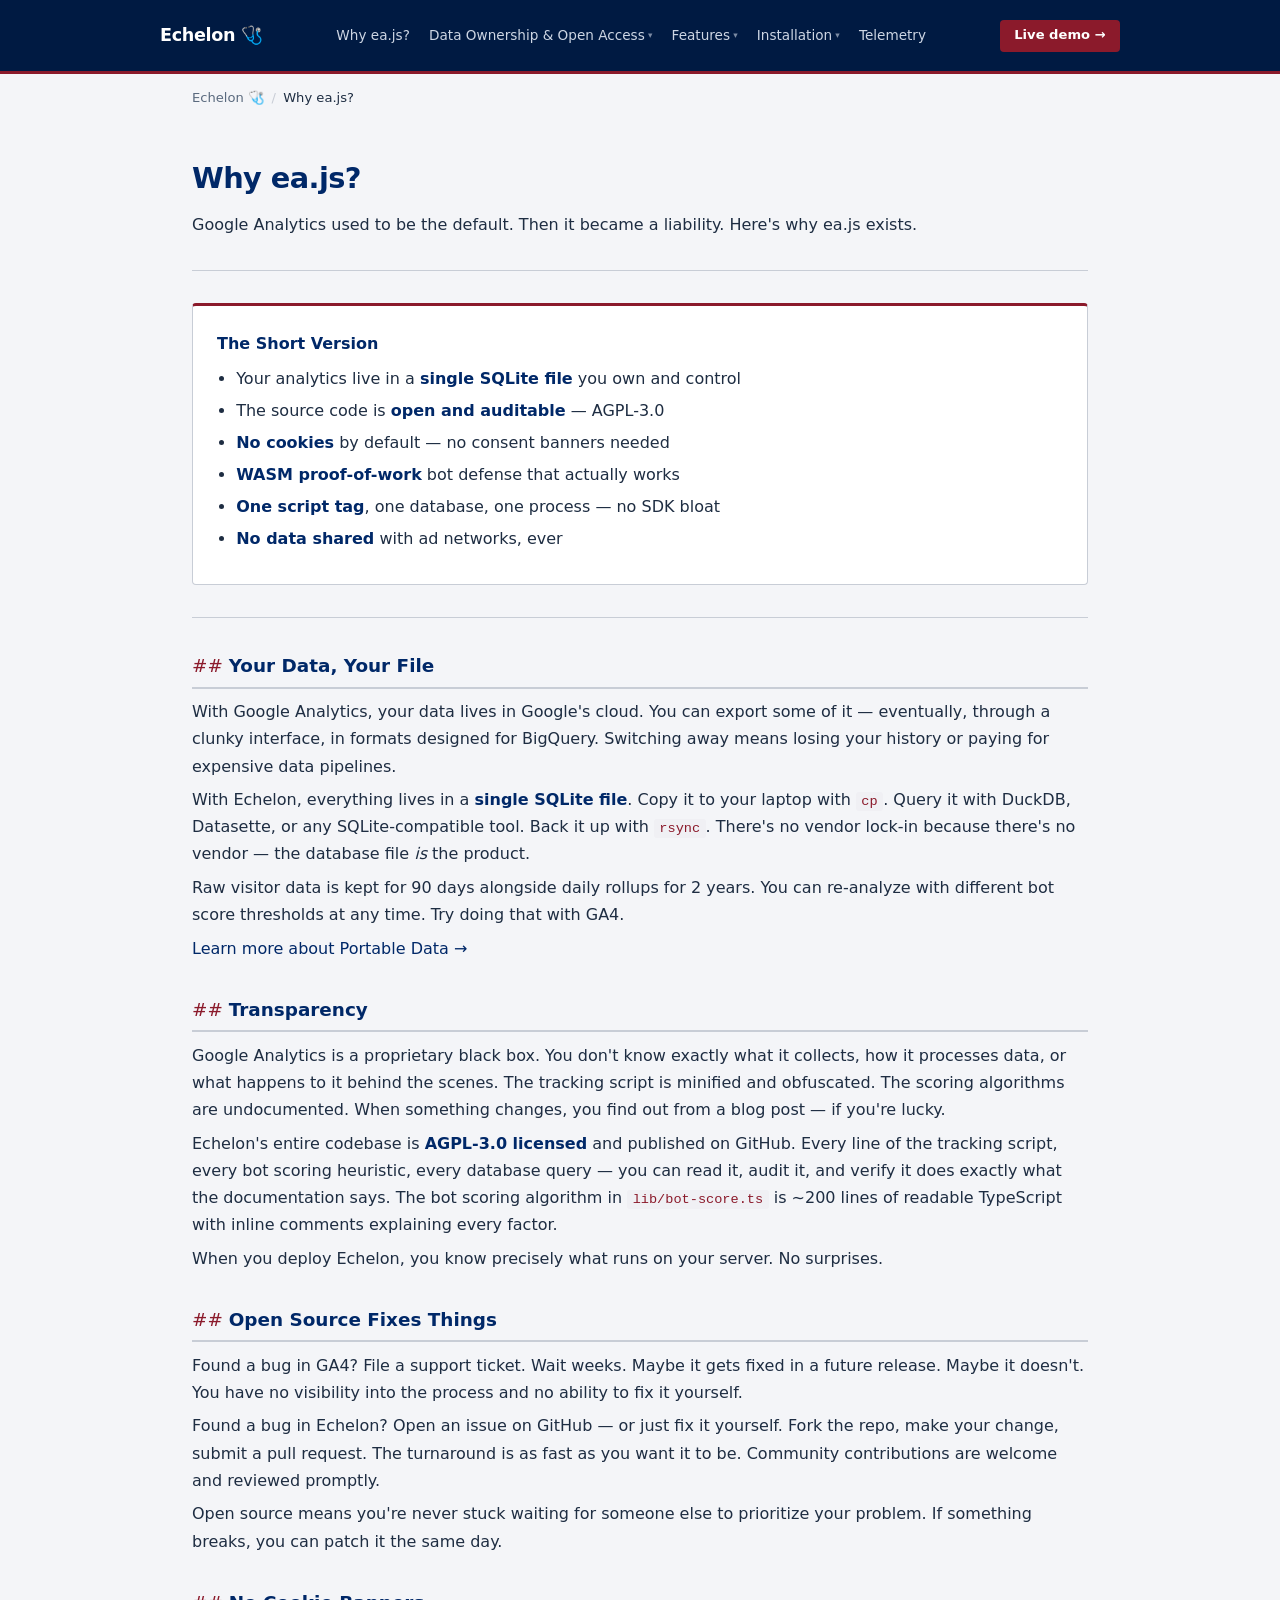
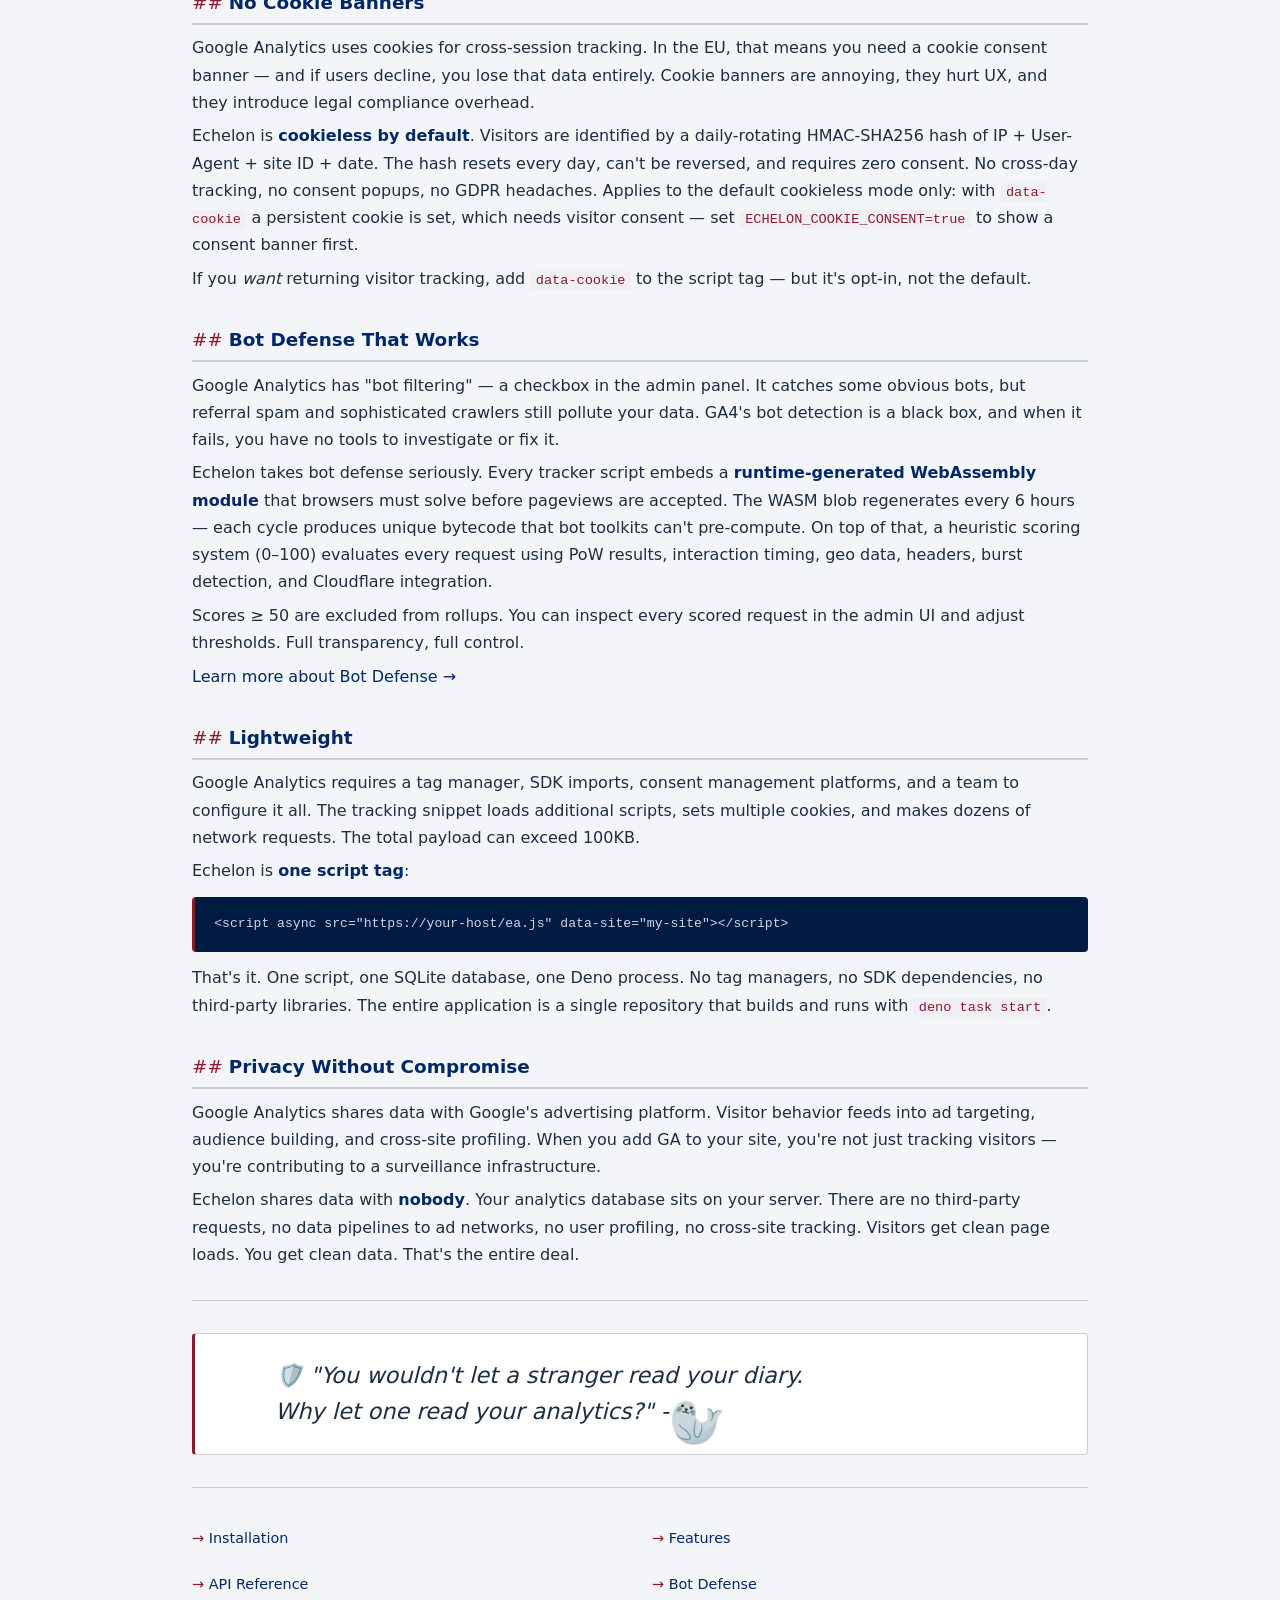
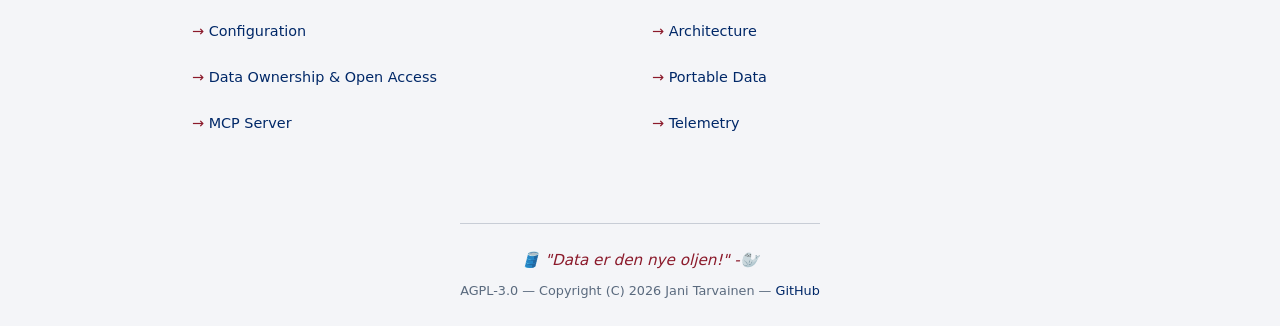
<file: docs/why-ea.html>
<!DOCTYPE html>
<html lang="en">
<head>
<meta charset="utf-8">
<meta name="viewport" content="width=device-width, initial-scale=1">
<title>Why ea.js? — Echelon Analytics</title>
<meta name="description" content="Why choose ea.js over Google Analytics? Data portability, open source transparency, no cookie banners, WASM bot defense, and privacy without compromise.">
<link rel="canonical" href="https://ea.js.org/why-ea.html">
<link rel="icon" href="favicon.ico">
<meta property="og:type" content="article">
<meta property="og:site_name" content="Echelon Analytics">
<meta property="og:title" content="Why ea.js? — Echelon Analytics">
<meta property="og:description" content="Why choose ea.js over Google Analytics? Data portability, open source transparency, no cookie banners, WASM bot defense, and privacy without compromise.">
<meta property="og:url" content="https://ea.js.org/why-ea.html">
<meta name="twitter:card" content="summary">
<meta name="twitter:title" content="Why ea.js? — Echelon Analytics">
<meta name="twitter:description" content="Why choose ea.js over Google Analytics? Data portability, open source transparency, no cookie banners, WASM bot defense, and privacy without compromise.">
<link rel="stylesheet" href="css/style.css">
<script async src="https://ea.trippi.app/ea.js" data-site="ea.js.org" data-cookie></script>
</head>
<body>

<header class="site-header" style="visibility:hidden">
  <div class="site-header-inner">
    <a href="/" class="logo">Echelon <span>🩺</span></a>
    <button class="nav-toggle" aria-label="Menu" onclick="this.closest('.site-header').classList.toggle('nav-open')">🍔</button>
    <div class="nav-links">
      <a href="why-ea.html">Why ea.js?</a>
      <div class="nav-group">
        <a href="data-ownership.html" class="nav-group-label">Data Ownership &amp; Open Access <span class="caret">&#9662;</span></a>
        <div class="nav-dropdown">
          <a href="data-ownership.html">Data Ownership &amp; Open Access</a>
          <a href="portable-data.html">Portable Data</a>
          <a href="api.html">API</a>
          <a href="mcp.html">MCP</a>
        </div>
      </div>
      <div class="nav-group">
        <a href="features.html" class="nav-group-label">Features <span class="caret">&#9662;</span></a>
        <div class="nav-dropdown">
          <a href="features.html">Features</a>
          <a href="bot-defense.html">Bot Defense</a>
          <a href="architecture.html">Architecture</a>
        </div>
      </div>
      <div class="nav-group">
        <a href="installation.html" class="nav-group-label">Installation <span class="caret">&#9662;</span></a>
        <div class="nav-dropdown">
          <a href="installation.html">Installation</a>
          <a href="configuration.html">Configuration</a>
        </div>
      </div>
      <a href="telemetry.html">Telemetry</a>
    </div>
    <a href="https://ea.islets.app/admin?site_id=ea" class="nav-cta" target="_blank" rel="noopener">Live demo &rarr;</a>
  </div>
</header>

<nav><a href="/">Echelon 🩺</a> <span class="sep">/</span> Why ea.js?</nav>
<main>
<h1>Why ea.js?</h1>
<p class="tagline">Google Analytics used to be the default. Then it became a liability. Here's why ea.js exists.</p>

<hr>

<div class="card">
  <h3>The Short Version</h3>
  <ul>
    <li>Your analytics live in a <strong>single SQLite file</strong> you own and control</li>
    <li>The source code is <strong>open and auditable</strong> — AGPL-3.0</li>
    <li><strong>No cookies</strong> by default — no consent banners needed</li>
    <li><strong>WASM proof-of-work</strong> bot defense that actually works</li>
    <li><strong>One script tag</strong>, one database, one process — no SDK bloat</li>
    <li><strong>No data shared</strong> with ad networks, ever</li>
  </ul>
</div>

<hr>

<h2>Your Data, Your File</h2>
<p>With Google Analytics, your data lives in Google's cloud. You can export some of it — eventually, through a clunky interface, in formats designed for BigQuery. Switching away means losing your history or paying for expensive data pipelines.</p>
<p>With Echelon, everything lives in a <strong>single SQLite file</strong>. Copy it to your laptop with <code>cp</code>. Query it with DuckDB, Datasette, or any SQLite-compatible tool. Back it up with <code>rsync</code>. There's no vendor lock-in because there's no vendor — the database file <em>is</em> the product.</p>
<p>Raw visitor data is kept for 90 days alongside daily rollups for 2 years. You can re-analyze with different bot score thresholds at any time. Try doing that with GA4.</p>
<p><a href="portable-data.html">Learn more about Portable Data &rarr;</a></p>

<h2>Transparency</h2>
<p>Google Analytics is a proprietary black box. You don't know exactly what it collects, how it processes data, or what happens to it behind the scenes. The tracking script is minified and obfuscated. The scoring algorithms are undocumented. When something changes, you find out from a blog post — if you're lucky.</p>
<p>Echelon's entire codebase is <strong>AGPL-3.0 licensed</strong> and published on GitHub. Every line of the tracking script, every bot scoring heuristic, every database query — you can read it, audit it, and verify it does exactly what the documentation says. The bot scoring algorithm in <code>lib/bot-score.ts</code> is ~200 lines of readable TypeScript with inline comments explaining every factor.</p>
<p>When you deploy Echelon, you know precisely what runs on your server. No surprises.</p>

<h2>Open Source Fixes Things</h2>
<p>Found a bug in GA4? File a support ticket. Wait weeks. Maybe it gets fixed in a future release. Maybe it doesn't. You have no visibility into the process and no ability to fix it yourself.</p>
<p>Found a bug in Echelon? Open an issue on GitHub — or just fix it yourself. Fork the repo, make your change, submit a pull request. The turnaround is as fast as you want it to be. Community contributions are welcome and reviewed promptly.</p>
<p>Open source means you're never stuck waiting for someone else to prioritize your problem. If something breaks, you can patch it the same day.</p>

<h2>No Cookie Banners</h2>
<p>Google Analytics uses cookies for cross-session tracking. In the EU, that means you need a cookie consent banner — and if users decline, you lose that data entirely. Cookie banners are annoying, they hurt UX, and they introduce legal compliance overhead.</p>
<p>Echelon is <strong>cookieless by default</strong>. Visitors are identified by a daily-rotating HMAC-SHA256 hash of IP + User-Agent + site ID + date. The hash resets every day, can't be reversed, and requires zero consent. No cross-day tracking, no consent popups, no GDPR headaches. Applies to the default cookieless mode only: with <code>data-cookie</code> a persistent cookie is set, which needs visitor consent — set <code>ECHELON_COOKIE_CONSENT=true</code> to show a consent banner first.</p>
<p>If you <em>want</em> returning visitor tracking, add <code>data-cookie</code> to the script tag — but it's opt-in, not the default.</p>

<h2>Bot Defense That Works</h2>
<p>Google Analytics has "bot filtering" — a checkbox in the admin panel. It catches some obvious bots, but referral spam and sophisticated crawlers still pollute your data. GA4's bot detection is a black box, and when it fails, you have no tools to investigate or fix it.</p>
<p>Echelon takes bot defense seriously. Every tracker script embeds a <strong>runtime-generated WebAssembly module</strong> that browsers must solve before pageviews are accepted. The WASM blob regenerates every 6 hours — each cycle produces unique bytecode that bot toolkits can't pre-compute. On top of that, a heuristic scoring system (0&ndash;100) evaluates every request using PoW results, interaction timing, geo data, headers, burst detection, and Cloudflare integration.</p>
<p>Scores &ge; 50 are excluded from rollups. You can inspect every scored request in the admin UI and adjust thresholds. Full transparency, full control.</p>
<p><a href="bot-defense.html">Learn more about Bot Defense &rarr;</a></p>

<h2>Lightweight</h2>
<p>Google Analytics requires a tag manager, SDK imports, consent management platforms, and a team to configure it all. The tracking snippet loads additional scripts, sets multiple cookies, and makes dozens of network requests. The total payload can exceed 100KB.</p>
<p>Echelon is <strong>one script tag</strong>:</p>
<pre>&lt;script async src="https://your-host/ea.js" data-site="my-site"&gt;&lt;/script&gt;</pre>
<p>That's it. One script, one SQLite database, one Deno process. No tag managers, no SDK dependencies, no third-party libraries. The entire application is a single repository that builds and runs with <code>deno task start</code>.</p>

<h2>Privacy Without Compromise</h2>
<p>Google Analytics shares data with Google's advertising platform. Visitor behavior feeds into ad targeting, audience building, and cross-site profiling. When you add GA to your site, you're not just tracking visitors — you're contributing to a surveillance infrastructure.</p>
<p>Echelon shares data with <strong>nobody</strong>. Your analytics database sits on your server. There are no third-party requests, no data pipelines to ad networks, no user profiling, no cross-site tracking. Visitors get clean page loads. You get clean data. That's the entire deal.</p>

<hr>

<p class="seal-tip">🛡️ "You wouldn't let a stranger read your diary.<br>Why let one read your analytics?" -<span class="seal">🦭</span></p>

<hr>
<div class="doc-nav">
  <a href="installation.html">Installation</a>
  <a href="features.html">Features</a>
  <a href="api.html">API Reference</a>
  <a href="bot-defense.html">Bot Defense</a>
  <a href="configuration.html">Configuration</a>
  <a href="architecture.html">Architecture</a>
  <a href="data-ownership.html">Data Ownership &amp; Open Access</a>
  <a href="portable-data.html">Portable Data</a>
  <a href="mcp.html">MCP Server</a>
  <a href="telemetry.html">Telemetry</a>
</div>
</main>

<footer class="footer">
  <div class="quote">🛢️ "Data er den nye oljen!" -🦭</div>
  <div class="links">AGPL-3.0 — Copyright (C) 2026 Jani Tarvainen — <a href="https://github.com/janit/ea">GitHub</a></div>
</footer>

<script>(function(){var h=document.querySelector(".site-header");if(!h)return;var inner=h.querySelector(".site-header-inner");function check(){h.removeAttribute("data-collapsed");h.classList.remove("nav-open");if(inner.scrollWidth>inner.clientWidth+2)h.setAttribute("data-collapsed","");}window.addEventListener("resize",check);check();h.style.visibility="";})()</script>
</body>
</html>
</file>
<file: docs/css/style.css>
/* ea.js — Echelon Analytics Documentation
   Norway-inspired palette: navy #002868, burgundy #8b1a2b, white */

* { margin: 0; padding: 0; box-sizing: border-box; }

:root {
  --navy: #002868;
  --navy-dark: #001a42;
  --navy-light: #0a3d8f;
  --burgundy: #8b1a2b;
  --burgundy-light: #a52238;
  --bg: #f4f5f8;
  --surface: #ffffff;
  --border: #c8cdd6;
  --text: #1e2d42;
  --muted: #5a6a7e;
  --font: "Inter", system-ui, -apple-system, "Segoe UI", Roboto, sans-serif;
  --mono: "JetBrains Mono", "Fira Code", "Courier New", monospace;
}

body {
  background: var(--bg);
  color: var(--text);
  font-family: var(--font);
  min-height: 100vh;
  display: flex;
  flex-direction: column;
  align-items: center;
  line-height: 1.7;
}

/* Hero / Header bar */
.site-header {
  width: 100%;
  background: var(--navy-dark);
  border-bottom: 3px solid var(--burgundy);
  padding: 1rem 2rem;
  display: flex;
  justify-content: center;
  position: sticky;
  top: 0;
  z-index: 100;
}
.site-header-inner {
  max-width: 960px;
  width: 100%;
  display: flex;
  align-items: center;
  gap: 1rem;
}
.nav-links {
  flex: 1;
  display: flex;
  align-items: stretch;
  justify-content: center;
  gap: 0;
}
.nav-links > a {
  display: flex;
  align-items: center;
  padding: 0.5rem 0.6rem;
}
.site-header a {
  color: #cdd6e4;
  text-decoration: none;
  font-size: 0.85rem;
}
.site-header a:hover { color: #fff; text-decoration: none; }
.site-header .logo {
  font-weight: 700;
  font-size: 1.1rem;
  color: #fff;
  letter-spacing: -0.02em;
}
.site-header .logo span { color: #8b9ab4; }
.site-header .nav-cta {
  background: var(--burgundy);
  color: #fff !important;
  padding: 0.3rem 0.9rem;
  border-radius: 4px;
  font-weight: 600;
  font-size: 0.82rem;
  white-space: nowrap;
  transition: background 0.15s;
  margin-left: auto;
}
.site-header .nav-cta:hover { background: var(--burgundy-light); text-decoration: none; }

/* Main content */
main {
  max-width: 960px;
  width: 100%;
  padding: 2rem;
  flex: 1;
}

/* Hero section */
.hero {
  text-align: center;
  padding: 2rem 0 1.5rem;
}
.hero img {
  border-radius: 50%;
  margin-bottom: 1rem;
  box-shadow: 0 4px 24px rgba(0,40,104,0.15);
}
.hero h1 {
  font-size: 2.2rem;
  color: var(--navy);
  margin-bottom: 0.5rem;
  letter-spacing: -0.03em;
}
.hero h1 span { color: var(--burgundy); }
.hero .tagline {
  color: var(--muted);
  font-size: 1.05rem;
  max-width: 520px;
  margin: 0 auto 1rem;
  line-height: 1.6;
}
.hero .quote {
  font-size: 0.9rem;
  color: var(--burgundy);
  font-style: italic;
  margin-top: 0.5rem;
}

/* Typography */
h1 {
  font-size: 1.8rem;
  color: var(--navy);
  margin-bottom: 0.5rem;
  letter-spacing: -0.02em;
}
h2 {
  font-size: 1.15rem;
  margin-top: 2rem;
  margin-bottom: 0.6rem;
  color: var(--navy);
  border-bottom: 2px solid var(--border);
  padding-bottom: 0.3rem;
}
h2::before {
  content: "## ";
  color: var(--burgundy);
  font-weight: 400;
}
h3 {
  font-size: 1rem;
  margin-top: 1.4rem;
  margin-bottom: 0.4rem;
  color: var(--navy);
}
h3::before {
  content: "### ";
  color: var(--burgundy);
  font-weight: 400;
  font-size: 0.9em;
}
p, li {
  color: var(--text);
  font-size: 1rem;
  line-height: 1.7;
  margin-bottom: 0.4rem;
}
ul, ol {
  padding-left: 1.2rem;
  margin: 0.5rem 0;
}
li { margin-bottom: 0.3rem; }
strong { color: var(--navy); }

/* Links */
a { color: var(--navy); text-decoration: none; }
a:hover { color: var(--navy-light); }

/* Code */
code {
  color: var(--burgundy);
  background: #f0f0f4;
  padding: 0.15em 0.4em;
  border-radius: 3px;
  font-family: var(--mono);
  font-size: 0.85em;
}
pre {
  background: var(--navy-dark);
  color: #cdd6e4;
  border-left: 3px solid var(--burgundy);
  padding: 1rem 1.2rem;
  margin: 0.8rem 0;
  overflow-x: auto;
  font-size: 0.82rem;
  font-family: var(--mono);
  border-radius: 4px;
}
pre code {
  color: inherit;
  background: none;
  padding: 0;
}

/* Dividers */
hr {
  border: none;
  border-top: 1px solid var(--border);
  margin: 2rem 0;
}

/* Cards */
.card {
  background: var(--surface);
  border: 1px solid var(--border);
  border-top: 3px solid var(--burgundy);
  padding: 1.5rem;
  margin: 1rem 0;
  border-radius: 4px;
}
.card h3 { margin-top: 0; }
.card h3::before { content: ""; }

/* Feature grid */
.features {
  display: grid;
  grid-template-columns: 1fr 1fr;
  gap: 1rem;
  margin: 1rem 0;
}
.feature {
  background: var(--surface);
  border: 1px solid var(--border);
  padding: 1.2rem;
  border-radius: 4px;
}
.feature h3 {
  margin-top: 0;
  font-size: 0.95rem;
}
.feature h3::before { content: ""; }
.feature p {
  font-size: 0.85rem;
  color: var(--muted);
  margin-bottom: 0;
}

/* Breadcrumb nav */
nav {
  max-width: 960px;
  width: 100%;
  padding: 0.8rem 2rem;
  font-size: 0.82rem;
}
nav a {
  color: var(--muted);
  text-decoration: none;
}
nav a:hover { color: var(--navy); }
nav .sep { color: var(--border); margin: 0 0.2rem; }

/* Doc nav grid */
.doc-nav {
  display: grid;
  grid-template-columns: 1fr 1fr;
  gap: 0.5rem 1.5rem;
  margin: 1rem 0;
}
.doc-nav a {
  font-size: 0.9rem;
  color: var(--navy);
  padding: 0.4rem 0;
  border-bottom: 1px solid transparent;
}
.doc-nav a:hover {
  color: var(--burgundy);
  text-decoration: none !important;
  border-bottom-color: var(--burgundy);
}
.doc-nav a::before {
  content: "→ ";
  color: var(--burgundy);
}

/* Tables */
table {
  width: 100%;
  border-collapse: collapse;
  margin: 0.8rem 0;
  font-size: 0.82rem;
}
th {
  text-align: left;
  color: var(--navy);
  font-weight: 600;
  border-bottom: 2px solid var(--border);
  padding: 0.5rem 0.6rem;
  background: var(--bg);
}
td {
  color: var(--text);
  border-bottom: 1px solid #e8eaef;
  padding: 0.4rem 0.6rem;
  vertical-align: top;
}
tr:hover td { background: #f0f2f8; }

/* Endpoint blocks (API docs) */
.endpoint {
  background: var(--navy-dark);
  border-left: 3px solid var(--burgundy);
  padding: 0.6rem 1rem;
  margin: 1rem 0 0.3rem;
  font-size: 0.85rem;
  font-family: var(--mono);
  border-radius: 4px;
  color: #cdd6e4;
}
.endpoint .method {
  color: #fff;
  font-weight: bold;
}
.endpoint .path {
  color: #8bb8e8;
}

/* CTA button */
.cta {
  display: inline-block;
  background: var(--navy);
  color: #fff !important;
  padding: 0.6rem 1.5rem;
  border-radius: 4px;
  font-size: 0.9rem;
  font-weight: 600;
  text-decoration: none !important;
  margin: 0.5rem 0.5rem 0.5rem 0;
  transition: background 0.15s;
}
.cta:hover { background: var(--navy-light); text-decoration: none !important; }
.cta.secondary {
  background: var(--burgundy);
}
.cta.secondary:hover { background: var(--burgundy-light); }

/* Footer */
.footer {
  text-align: center;
  padding: 1.5rem 0;
  margin-top: 2rem;
  border-top: 1px solid var(--border);
}
.footer .quote {
  font-size: 0.95rem;
  color: var(--burgundy);
  font-style: italic;
  margin-bottom: 0.4rem;
}
.footer .links {
  font-size: 0.8rem;
  color: var(--muted);
}
.footer .links a { color: var(--navy); }
.footer .links a:hover { color: var(--burgundy); }

/* Seal tips */
.seal-tip {
  background: var(--surface);
  border: 1px solid var(--border);
  border-left: 3px solid var(--burgundy);
  padding: 1.5rem 5rem;
  margin: 1rem 0;
  font-size: 1.4rem;
  font-style: italic;
  color: var(--text);
  border-radius: 4px;
  line-height: 1.6;
}
.seal-tip .seal { font-size: 2em; font-style: normal; display: inline-block; vertical-align: middle; line-height: 0; position: relative; top: 10px; }

/* Nav dropdowns */
.nav-group {
  position: relative;
  display: flex;
  align-items: center;
  padding: 0.5rem 0.6rem;
}
.nav-group-label {
  display: flex;
  align-items: center;
  gap: 0.2rem;
}
.caret { font-size: 0.65em; opacity: 0.6; }
.nav-dropdown {
  display: none;
  position: absolute;
  top: 100%;
  left: 0;
  background: var(--navy-dark);
  border-top: 2px solid var(--burgundy);
  box-shadow: 0 8px 24px rgba(0,0,0,0.3);
  border-radius: 0 0 4px 4px;
  min-width: 160px;
  padding: 0.3rem 0;
  z-index: 200;
}
.nav-group:hover .nav-dropdown { display: block; }
.nav-dropdown a {
  display: block;
  padding: 0.4rem 1rem;
  white-space: nowrap;
}
.nav-dropdown a:hover { background: var(--navy-light); text-decoration: none; }

/* Hamburger toggle — hidden by default, shown by JS when links overflow */
.nav-toggle {
  display: none;
  background: none;
  border: none;
  color: #cdd6e4;
  font-size: 1.3rem;
  cursor: pointer;
  margin-left: auto;
  line-height: 1;
}
.nav-toggle:hover { color: #fff; }

/* Collapsed state — set by JS overflow detection */
.site-header[data-collapsed] .nav-toggle { display: block; }
.site-header[data-collapsed] .site-header-inner { flex-wrap: wrap; }
.site-header[data-collapsed] .nav-links,
.site-header[data-collapsed] .nav-cta { display: none; }
.site-header[data-collapsed].nav-open .nav-links {
  display: block;
  width: 100%;
  flex: none;
}
.site-header[data-collapsed].nav-open .nav-links > a {
  display: block;
  width: 100%;
  padding: 0.3rem 0;
  font-size: 0.9rem;
}
.site-header[data-collapsed].nav-open .nav-group {
  display: block;
  width: 100%;
}
.site-header[data-collapsed].nav-open .caret { display: none; }
.site-header[data-collapsed].nav-open .nav-group-label {
  display: block;
  padding: 0.3rem 0;
  font-size: 0.9rem;
}
.site-header[data-collapsed].nav-open .nav-dropdown {
  display: block;
  position: static;
  background: none;
  border: none;
  box-shadow: none;
  padding: 0;
  min-width: 0;
}
.site-header[data-collapsed].nav-open .nav-dropdown a {
  padding: 0.2rem 0 0.2rem 1rem;
  font-size: 0.85rem;
  width: 100%;
}
.site-header[data-collapsed].nav-open .nav-cta {
  display: block;
  width: 100%;
  text-align: center;
  margin-left: 0;
  margin-top: 0.3rem;
}
.site-header[data-collapsed].nav-open .site-header-inner { gap: 0.4rem; }

/* Responsive — non-nav layout only */
@media (max-width: 640px) {
  main { padding: 1rem; }
  nav { padding: 0.5rem 1rem; }
  .features { grid-template-columns: 1fr; }
  .doc-nav { grid-template-columns: 1fr; }
  .hero h1 { font-size: 1.6rem; }
  .seal-tip { padding: 1.5rem 1.5rem; }
  .site-header { padding: 0.8rem 1rem; }
}
</file>
